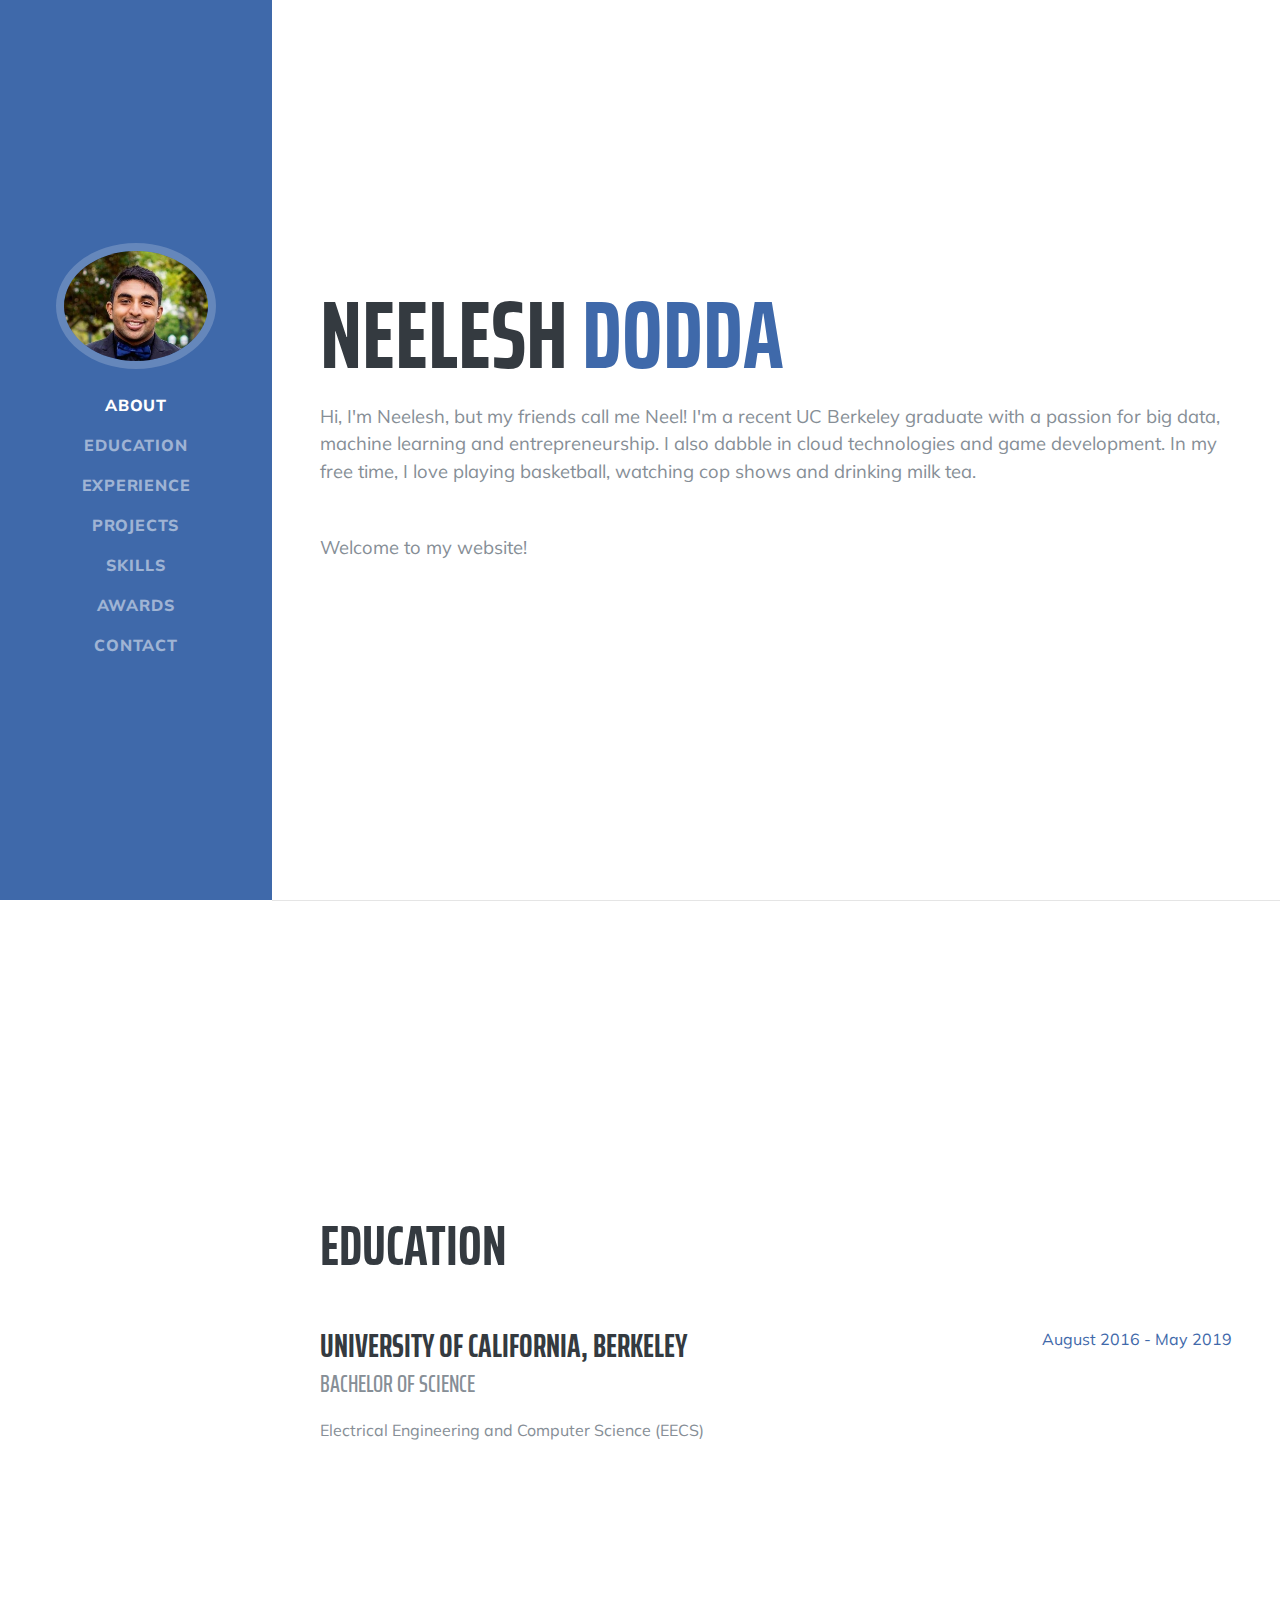
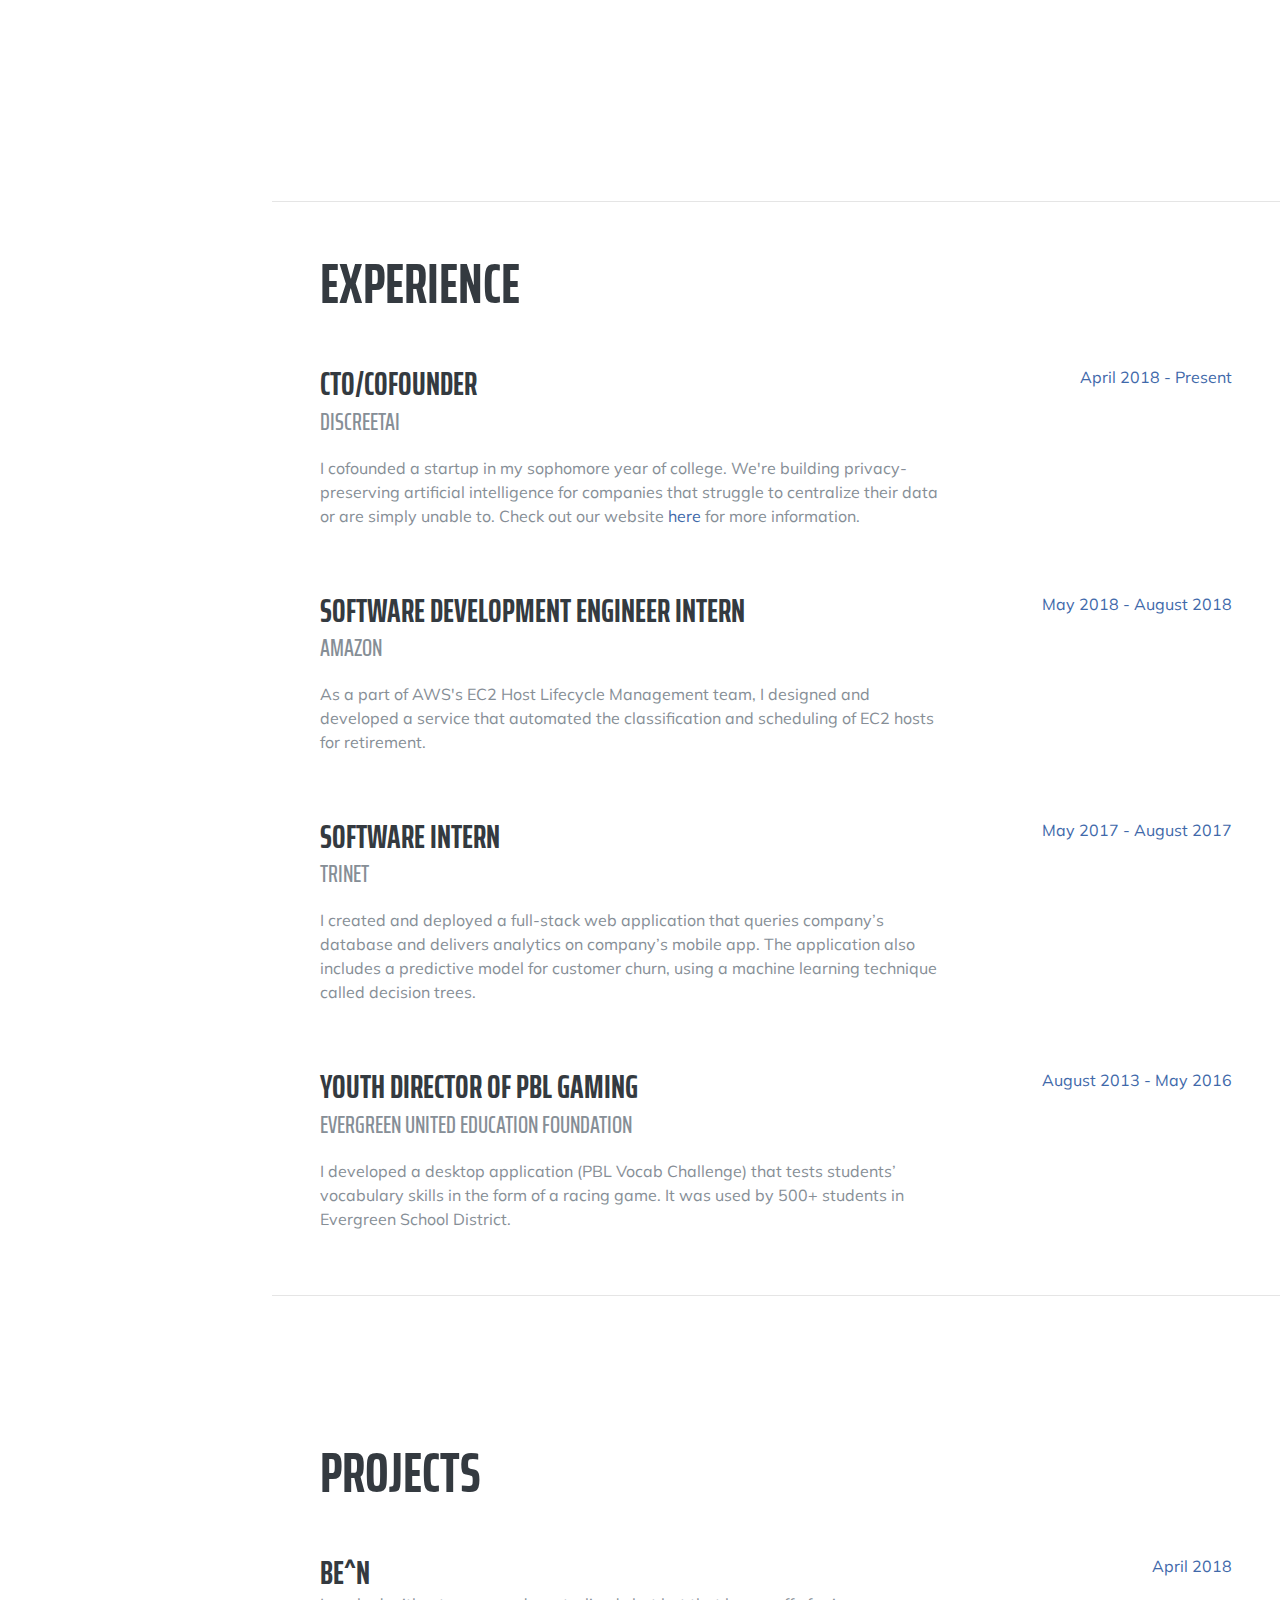
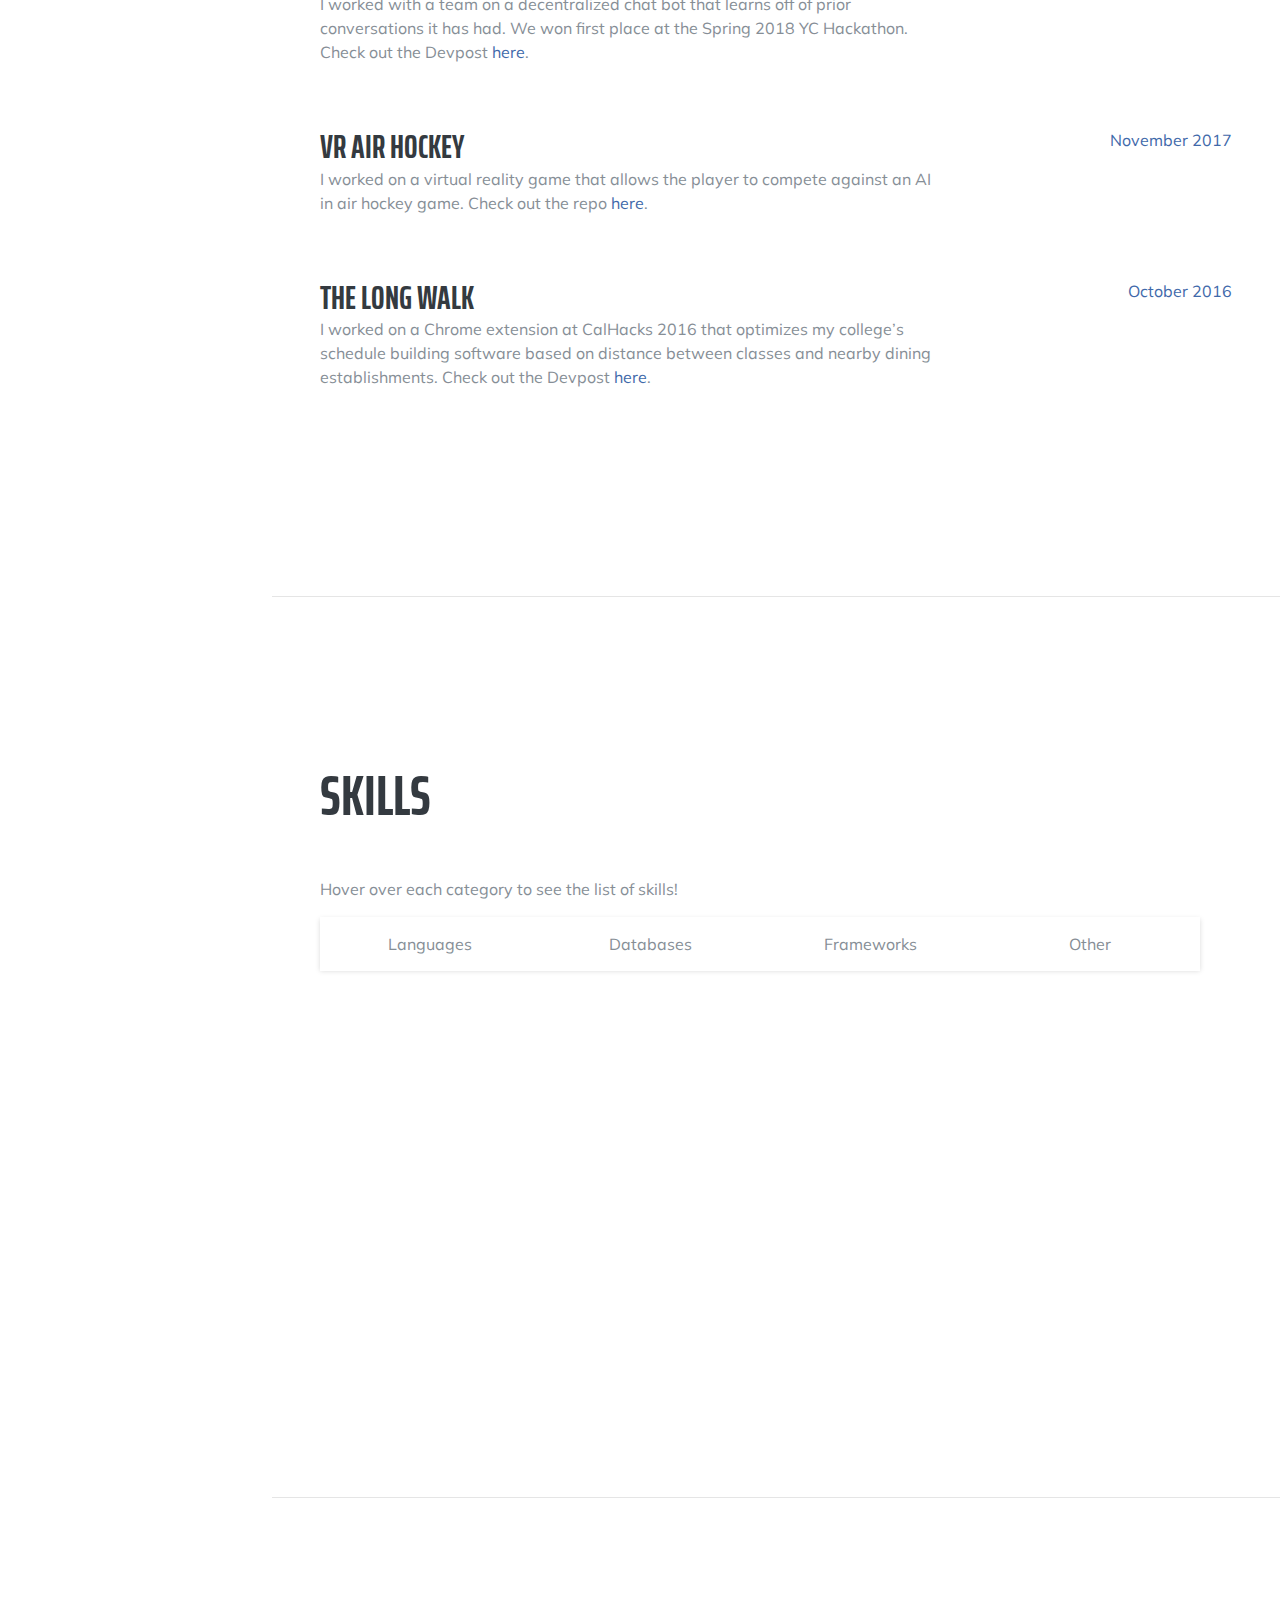
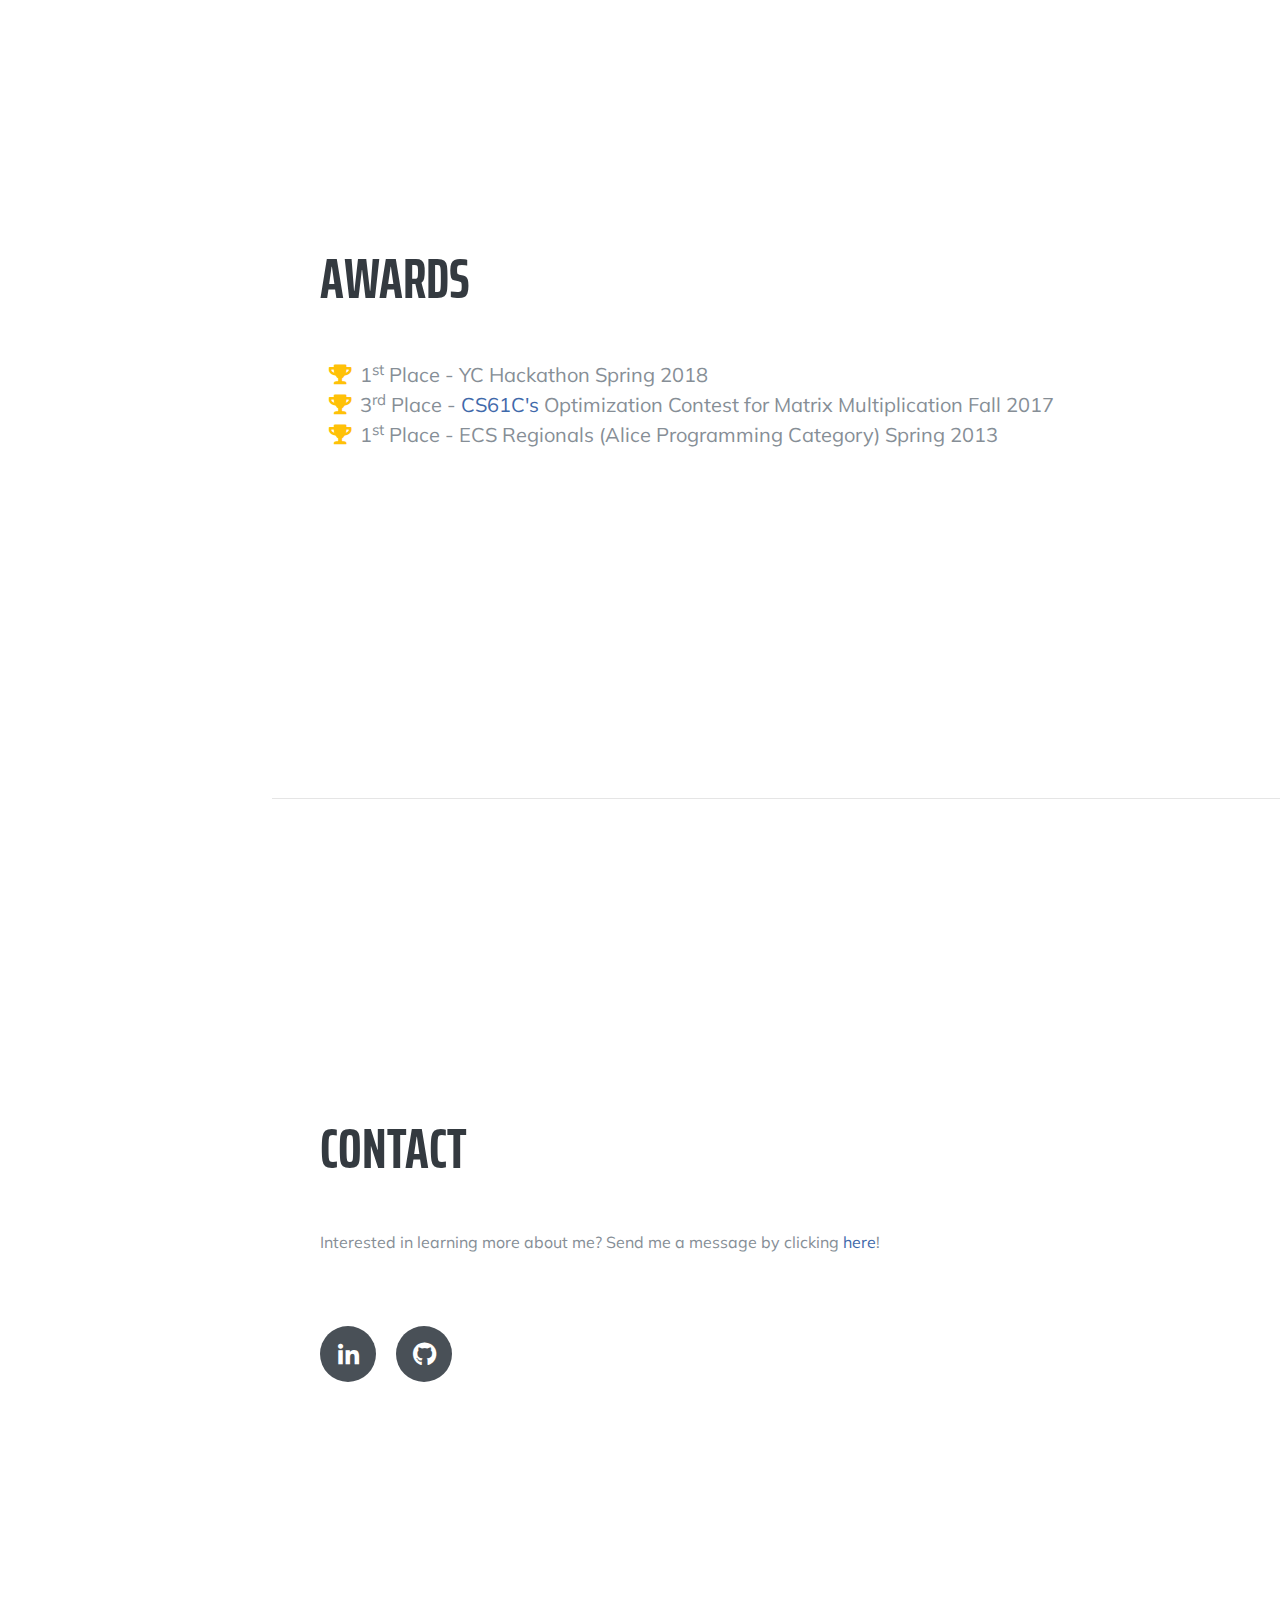
<file: index.html>
<!DOCTYPE html>
<html lang="en">

  <head>

    <meta charset="utf-8">
    <meta name="viewport" content="width=device-width, initial-scale=1, shrink-to-fit=no">
    <meta name="description" content="">
    <meta name="author" content="">

    <title>Neelesh Dodda</title>

    <!-- Bootstrap core CSS -->
    <link href="vendor/bootstrap/css/bootstrap.min.css" rel="stylesheet">

    <link rel="shortcut icon" type="image/png" href="img/favicon.ico"/>
    <!-- Custom fonts for this template -->
    <link href="https://fonts.googleapis.com/css?family=Saira+Extra+Condensed:500,700" rel="stylesheet">
    <link href="https://fonts.googleapis.com/css?family=Muli:400,400i,800,800i" rel="stylesheet">
    <link href="vendor/fontawesome-free/css/all.min.css" rel="stylesheet">

    <!-- Custom styles for this template -->
    <link href="css/resume.min.css" rel="stylesheet">

  </head>

  <body id="page-top">

    <nav class="navbar navbar-expand-lg navbar-dark bg-primary fixed-top" id="sideNav">
      <a class="navbar-brand js-scroll-trigger" href="#page-top">
        <span class="d-block d-lg-none">Neelesh Dodda</span>
        <span class="d-none d-lg-block">
          <img class="img-fluid img-profile rounded-circle mx-auto mb-2" src="img/neel.jpg" alt="">
        </span>
      </a>
      <button class="navbar-toggler" type="button" data-toggle="collapse" data-target="#navbarSupportedContent" aria-controls="navbarSupportedContent" aria-expanded="false" aria-label="Toggle navigation">
        <span class="navbar-toggler-icon"></span>
      </button>
      <div class="collapse navbar-collapse" id="navbarSupportedContent">
        <ul class="navbar-nav">
          <li class="nav-item">
            <a class="nav-link js-scroll-trigger" href="#about">About</a>
          </li>
          <li class="nav-item">
            <a class="nav-link js-scroll-trigger" href="#education">Education</a>
          </li>
          <li class="nav-item">
            <a class="nav-link js-scroll-trigger" href="#experience">Experience</a>
          </li>
          <li class="nav-item">
            <a class="nav-link js-scroll-trigger" href="#projects">Projects</a>
          </li>
          <li class="nav-item">
            <a class="nav-link js-scroll-trigger" href="#skills">Skills</a>
          </li>
          <li class="nav-item">
            <a class="nav-link js-scroll-trigger" href="#awards">Awards</a>
          </li>
          <li class="nav-item">
            <a class="nav-link js-scroll-trigger" href="#contact">Contact</a>
          </li>
        </ul>
      </div>
    </nav>

    <div class="container-fluid p-0">

      <section class="resume-section p-3 p-lg-5 d-flex d-column" id="about">
        <div class="my-auto">
          <h1 class="mb-0">Neelesh
            <span class="text-primary">Dodda</span>
          </h1>
          <br>
          <p class="lead mb-5">Hi, I'm Neelesh, but my friends call me Neel! I'm a recent UC Berkeley graduate with a passion for big data, machine learning and entrepreneurship. I also dabble in cloud technologies and game development. In my free time, I love playing basketball, watching cop shows and drinking milk tea.</p>

          <p class="lead mb-5">Welcome to my website!</p>
          
        </div>
      </section>

      <hr class="m-0">

      <section class="resume-section p-3 p-lg-5 d-flex flex-column" id="education">
        <div class="my-auto">
          <h2 class="mb-5">Education</h2>

          <div class="resume-item d-flex flex-column flex-md-row mb-5">
            <div class="resume-content mr-auto">
              <h3 class="mb-0">University of California, Berkeley</h3>
              <div class="subheading mb-3">Bachelor of Science</div>
              <div>Electrical Engineering and Computer Science (EECS)</div>
            </div>
            <div class="resume-date text-md-right">
              <span class="text-primary">August 2016 - May 2019</span>
            </div>
          </div>
        </div>
      </section>

      <hr class="m-0">

      <section class="resume-section p-3 p-lg-5 d-flex flex-column" id="experience">
        <div class="my-auto">
          <h2 class="mb-5">Experience</h2>

          <div class="resume-item d-flex flex-column flex-md-row mb-5">
            <div class="resume-content mr-auto">
              <h3 class="mb-0">CTO/Cofounder</h3>
              <div class="subheading mb-3">DiscreetAI</div>
              <p> I cofounded a startup in my sophomore year of college. We're building privacy-preserving artificial intelligence for companies that struggle to centralize their data or are simply unable to. Check out our website <a href="https://www.discreetai.com" target="_blank">here</a> for more information.</p>
            </div>
            <div class="resume-date text-md-right">
              <span class="text-primary">April 2018 - Present</span>
            </div>
          </div>

          <div class="resume-item d-flex flex-column flex-md-row mb-5">
            <div class="resume-content mr-auto">
              <h3 class="mb-0">Software Development Engineer Intern</h3>
              <div class="subheading mb-3">Amazon</div>
              <p>As a part of AWS's EC2 Host Lifecycle Management team, I designed and developed a service that automated the classification and scheduling of EC2 hosts for retirement.</p>
            </div>
            <div class="resume-date text-md-right">
              <span class="text-primary">May 2018 - August 2018</span>
            </div>
          </div>

          <div class="resume-item d-flex flex-column flex-md-row mb-5">
            <div class="resume-content mr-auto">
              <h3 class="mb-0">Software Intern</h3>
              <div class="subheading mb-3">Trinet</div>
              <p>I created and deployed a full-stack web application that queries company’s database and delivers analytics on company’s mobile app. The application also includes a predictive model for customer churn, using a machine learning technique called decision trees.</p>
            </div>
            <div class="resume-date text-md-right">
              <span class="text-primary">May 2017 - August 2017</span>
            </div>
          </div>

          <div class="resume-item d-flex flex-column flex-md-row">
            <div class="resume-content mr-auto">
              <h3 class="mb-0">Youth Director of PBL Gaming</h3>
              <div class="subheading mb-3">Evergreen United Education Foundation</div>
              <p>I developed a desktop application (PBL Vocab Challenge) that tests students’ vocabulary skills in the form of a racing game. It was used by 500+ students in Evergreen School District.</p>
            </div>
            <div class="resume-date text-md-right">
              <span class="text-primary">August 2013 - May 2016</span>
            </div>
          </div>

        </div>

      </section>

      <hr class="m-0">

      <section class="resume-section p-3 p-lg-5 d-flex flex-column" id="projects">
        <div class="my-auto">
          <h2 class="mb-5">Projects</h2>
          <div class="resume-item d-flex flex-column flex-md-row mb-5">
            <div class="resume-content mr-auto">
              <h3 class="mb-0">Be^n</h3>
              <p> I worked with a team on a decentralized chat bot that learns off of prior conversations it has had. We won first place at the Spring 2018 YC Hackathon. Check out the Devpost <a href="https://devpost.com/software/be-n-decentralized-chatbot-api" target="_blank">here</a>.</p>
            </div>
            <div class="resume-date text-md-right">
              <span class="text-primary">April 2018</span>
            </div>
          </div>
          <div class="resume-item d-flex flex-column flex-md-row mb-5">
            <div class="resume-content mr-auto">
              <h3 class="mb-0">VR Air Hockey</h3>
              <p> I worked on a virtual reality game that allows the player to compete against an AI in air hockey game. Check out the repo <a href="https://github.com/stevenistan/vr-airhockey" target="_blank">here</a>.</p>
            </div>
            <div class="resume-date text-md-right">
              <span class="text-primary">November 2017</span>
            </div>
          </div>
          <div class="resume-item d-flex flex-column flex-md-row mb-5">
            <div class="resume-content mr-auto">
              <h3 class="mb-0">The Long Walk</h3>
              <p> I worked on a Chrome extension at CalHacks 2016 that optimizes my college’s schedule building software based on distance between classes and nearby dining establishments. Check out the Devpost <a href="https://devpost.com/software/the-long-walk" target="_blank">here</a>.</p>
            </div>
            <div class="resume-date text-md-right">
              <span class="text-primary">October 2016</span>
            </div>
          </div>
        </div>
      </section>

      <hr class="m-0">

      <section class="resume-section p-3 p-lg-5 d-flex flex-column" id="skills">
        <div class="my-auto">
          <h2 class="mb-5">Skills</h2>
          <p>Hover over each category to see the list of skills!</p>
            <div class="stuff">
              <ul>
                <li>Languages
                  <ul>
                    <li>Java</li>
                    <li>Python</li>
                    <li>SQL</li>
                    <li>C</li>
                    <li>HTML/CSS</li>
                    <li>Javascript</li>
                    <li>C#</li>
                  </ul>
                </li>
                <li>Databases
                  <ul>
                    <li>Amazon RDS</li>
                    <li>MySQL Workbench</li>
                    <li>Amazon DynamoDB</li>
                    <li>Oracle DB</li>
                    <li>MongoDB</li>
                  </ul>
                </li>
                <li>Frameworks
                  <ul>
                    <li>Flask</li>
                    <li>Node.js</li>
                    <li>Apache Tomcat</li>
                  </ul>
                </li>
                <li>Other
                  <ul>
                    <li>Jupyter Notebook</li>
                    <li>Amazon Elastic Beanstalk</li>
                    <li>Docker</li>
                    <li>Kubernetes</li>
                    <li>Unity 3D/MonoDevelop</li>
                  </ul>
                </li>
              </ul>
            </div>
            <br>
            <br>
            <br>
            <br>
            <br>
            <br>
            <br>
            <br>
            <br>
            <br>
            <br>
            <br>
            <br>
            <br>
            <br>
        </div>
      </section>

      <hr class="m-0">

      <section class="resume-section p-3 p-lg-5 d-flex flex-column" id="awards">
        <div class="my-auto">
          <h2 class="mb-5">Awards</h2>
          <ul class="fa-ul mb-0">
            <li>
              <span class="big">
                <i class="fa-li fa fa-trophy text-warning"></i>
                1<sup>st</sup>
                Place - YC Hackathon Spring 2018</li>
              </span>
            <li>
              <span class="big">
                <i class="fa-li fa fa-trophy text-warning"></i>
                3<sup>rd</sup>
                Place - <a href="http://www-inst.eecs.berkeley.edu/~cs61c/fa17/" target="_blank">CS61C's</a> Optimization Contest for Matrix Multiplication Fall 2017</li>
              </span>
            <li>
              <span class="big">
                <i class="fa-li fa fa-trophy text-warning"></i>
                1<sup>st</sup>
                Place - ECS Regionals (Alice Programming Category) Spring 2013</li>
              </span>
          </ul>
        </div>
      </section>

      <hr class="m-0">

      <section class="resume-section p-3 p-lg-5 d-flex flex-column" id="contact">
        <div class="my-auto">
          <h2 class="mb-5">Contact</h2>

        Interested in learning more about me? Send me a message by clicking <a href="https://formkeep.com/p/e29c7d5645ad4661c996d3f1ae63e747" target="_blank">here</a>! 
        <br>
        <br>
        <br>
        <br>

          <div class="social-icons">
            <a href="https://www.linkedin.com/in/neelesh-dodda/">
              <i class="fab fa-linkedin-in"></i>
            </a>
            <a href="https://github.com/neeleshdodda44">
              <i class="fab fa-github"></i>
            </a>
          </div>
        </div>
      </section>

    </div>
    <script>
    
    var redirect = function () {
      document.location.href = "landing.html"
    }
    
    </script>
    <!-- Bootstrap core JavaScript -->
    <script src="vendor/jquery/jquery.min.js"></script>
    <script src="vendor/bootstrap/js/bootstrap.bundle.min.js"></script>

    <!-- Plugin JavaScript -->
    <script src="vendor/jquery-easing/jquery.easing.min.js"></script>

    <!-- Custom scripts for this template -->
    <script src="js/resume.min.js"></script>

  </body>

</html>
</file>
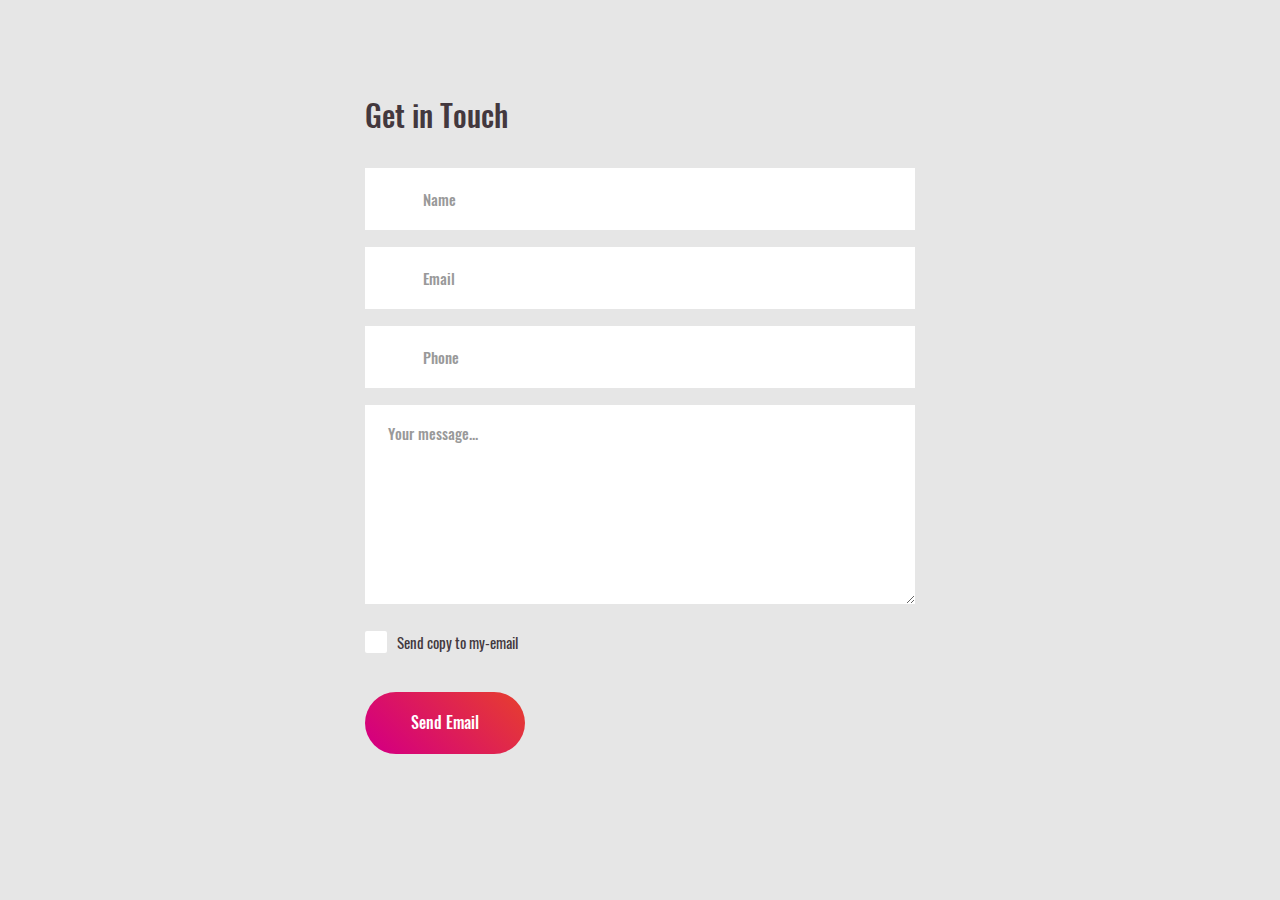
<file: ContactFrom_v7/index.html>
<!DOCTYPE html>
<html lang="en">
<head>
	<title>Contact V7</title>
	<meta charset="UTF-8">
	<meta name="viewport" content="width=device-width, initial-scale=1">
<!--===============================================================================================-->
	<link rel="icon" type="image/png" href="images/icons/favicon.ico"/>
<!--===============================================================================================-->
	<link rel="stylesheet" type="text/css" href="vendor/bootstrap/css/bootstrap.min.css">
<!--===============================================================================================-->
	<link rel="stylesheet" type="text/css" href="fonts/font-awesome-4.7.0/css/font-awesome.min.css">
<!--===============================================================================================-->
	<link rel="stylesheet" type="text/css" href="fonts/Linearicons-Free-v1.0.0/icon-font.min.css">
<!--===============================================================================================-->
	<link rel="stylesheet" type="text/css" href="vendor/animate/animate.css">
<!--===============================================================================================-->
	<link rel="stylesheet" type="text/css" href="vendor/css-hamburgers/hamburgers.min.css">
<!--===============================================================================================-->
	<link rel="stylesheet" type="text/css" href="vendor/animsition/css/animsition.min.css">
<!--===============================================================================================-->
	<link rel="stylesheet" type="text/css" href="vendor/select2/select2.min.css">
<!--===============================================================================================-->
	<link rel="stylesheet" type="text/css" href="vendor/daterangepicker/daterangepicker.css">
<!--===============================================================================================-->
	<link rel="stylesheet" type="text/css" href="css/util.css">
	<link rel="stylesheet" type="text/css" href="css/main.css">
<!--===============================================================================================-->
</head>
<body>


	<div class="container-contact100">
		<div class="wrap-contact100">
			<form class="contact100-form validate-form">
				<span class="contact100-form-title">
					Get in Touch
				</span>

				<div class="wrap-input100 validate-input" data-validate="Name is required">
					<input class="input100" id="name" type="text" name="name" placeholder="Name">
					<label class="label-input100" for="name">
						<span class="lnr lnr-user"></span>
					</label>
				</div>

				<div class="wrap-input100 validate-input" data-validate = "Valid email is required: ex@abc.xyz">
					<input class="input100" id="email" type="text" name="email" placeholder="Email">
					<label class="label-input100" for="email">
						<span class="lnr lnr-envelope"></span>
					</label>
				</div>

				<div class="wrap-input100 validate-input" data-validate = "Phone is required">
					<input class="input100" id="phone" type="text" name="phone" placeholder="Phone">
					<label class="label-input100" for="phone">
						<span class="lnr lnr-phone-handset"></span>
					</label>
				</div>

				<div class="wrap-input100 validate-input" data-validate = "Message is required">
					<textarea class="input100" name="message" placeholder="Your message..."></textarea>
				</div>

				<div class="contact100-form-checkbox">
					<input class="input-checkbox100" id="ckb1" type="checkbox" name="copy-mail">
					<label class="label-checkbox100" for="ckb1">
						Send copy to my-email
					</label>
				</div>

				<div class="container-contact100-form-btn">
					<div class="wrap-contact100-form-btn">
						<div class="contact100-form-bgbtn"></div>
						<button class="contact100-form-btn">
							Send Email
						</button>
					</div>
				</div>
			</form>
		</div>
	</div>



	<div id="dropDownSelect1"></div>

<!--===============================================================================================-->
	<script src="vendor/jquery/jquery-3.2.1.min.js"></script>
<!--===============================================================================================-->
	<script src="vendor/animsition/js/animsition.min.js"></script>
<!--===============================================================================================-->
	<script src="vendor/bootstrap/js/popper.js"></script>
	<script src="vendor/bootstrap/js/bootstrap.min.js"></script>
<!--===============================================================================================-->
	<script src="vendor/select2/select2.min.js"></script>
<!--===============================================================================================-->
	<script src="vendor/daterangepicker/moment.min.js"></script>
	<script src="vendor/daterangepicker/daterangepicker.js"></script>
<!--===============================================================================================-->
	<script src="vendor/countdowntime/countdowntime.js"></script>
<!--===============================================================================================-->
	<script src="js/main.js"></script>

<!-- Global site tag (gtag.js) - Google Analytics -->
<script async src="https://www.googletagmanager.com/gtag/js?id=UA-23581568-13"></script>
<script>
  window.dataLayer = window.dataLayer || [];
  function gtag(){dataLayer.push(arguments);}
  gtag('js', new Date());

  gtag('config', 'UA-23581568-13');
</script>

</body>
</html>
</file>
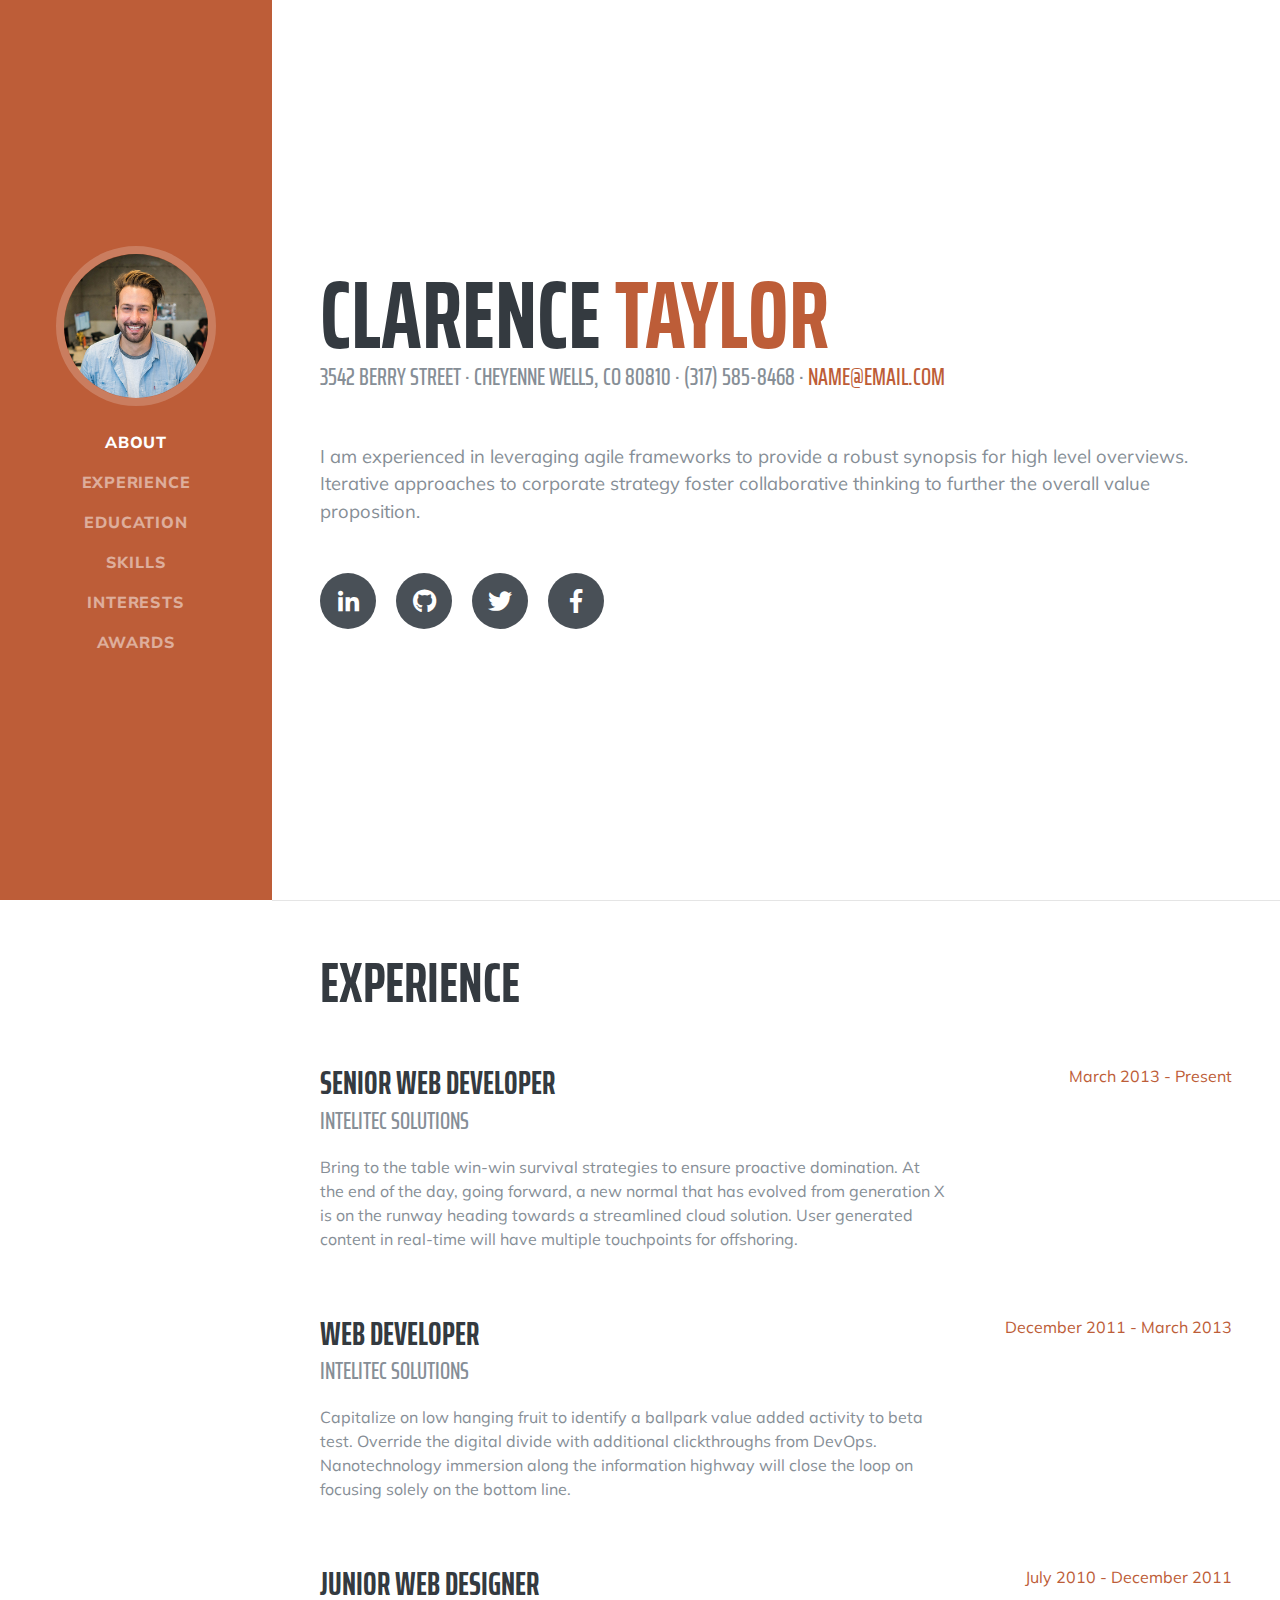
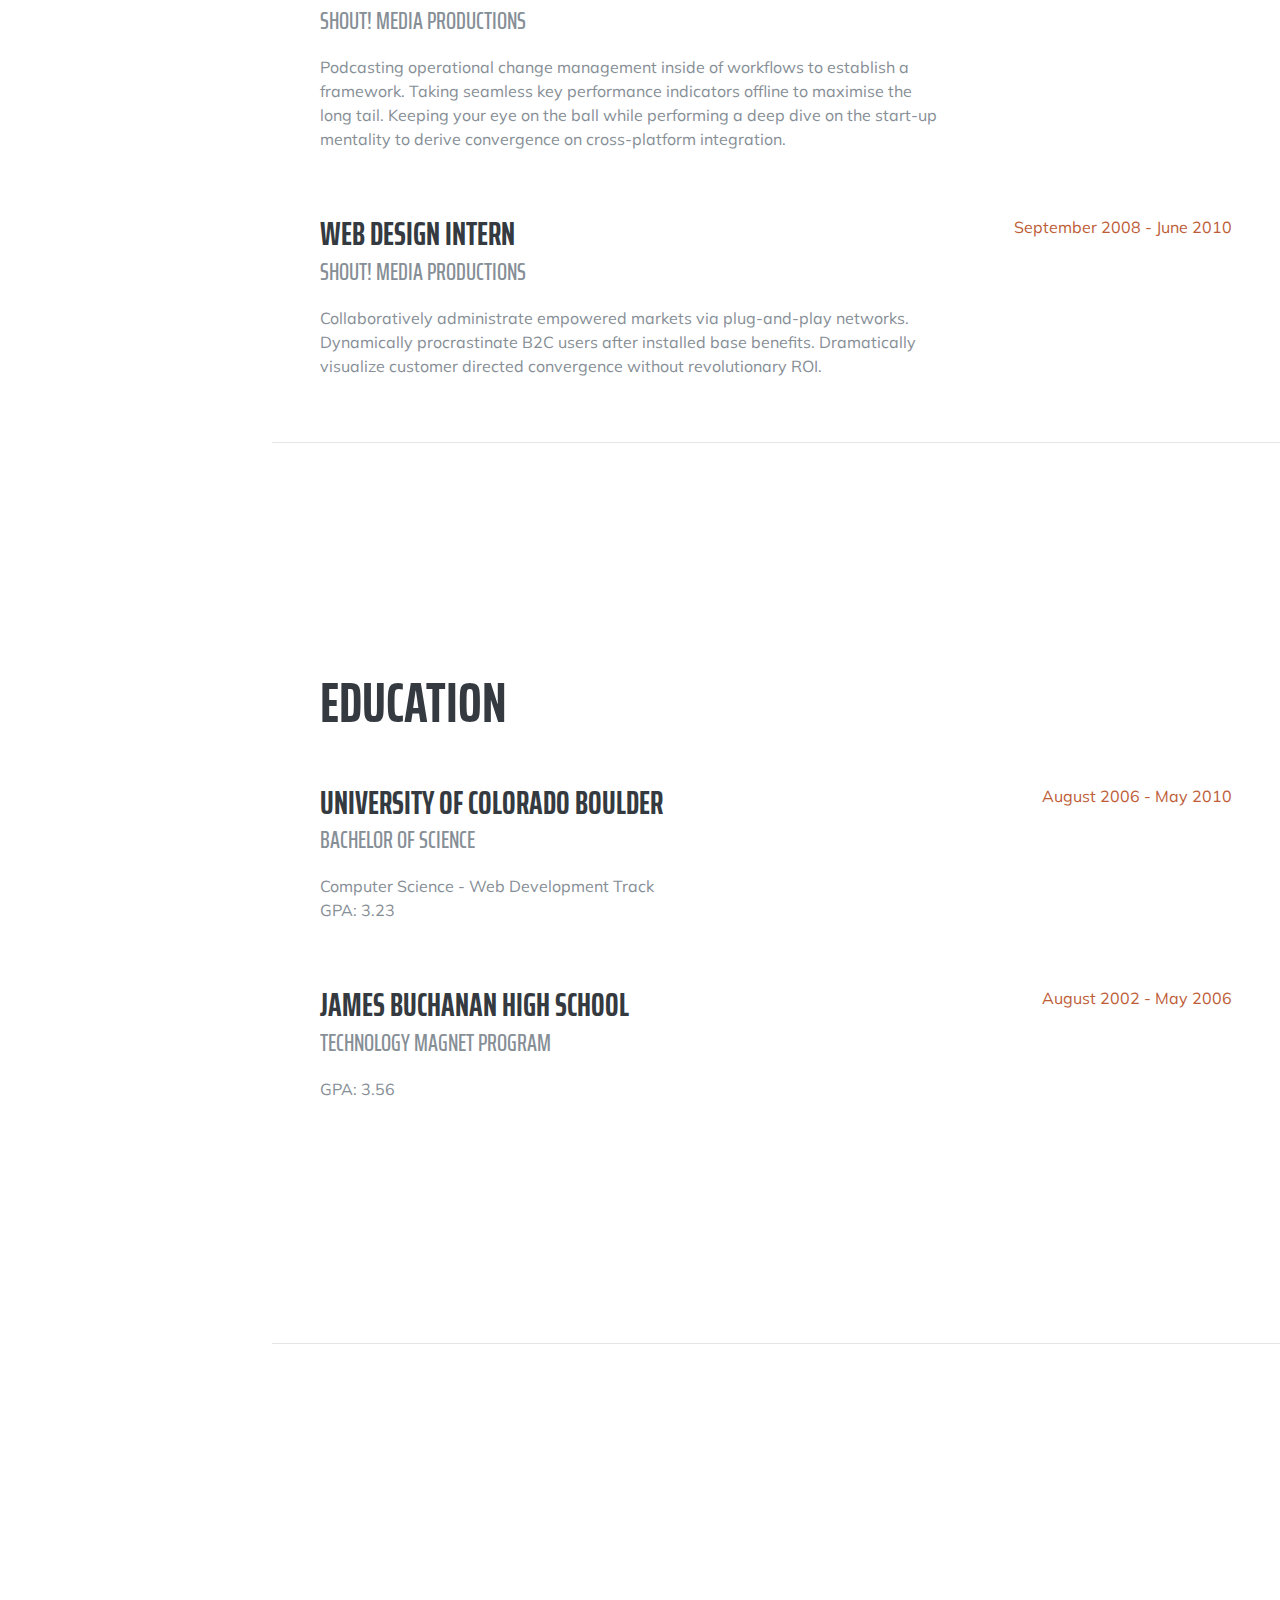
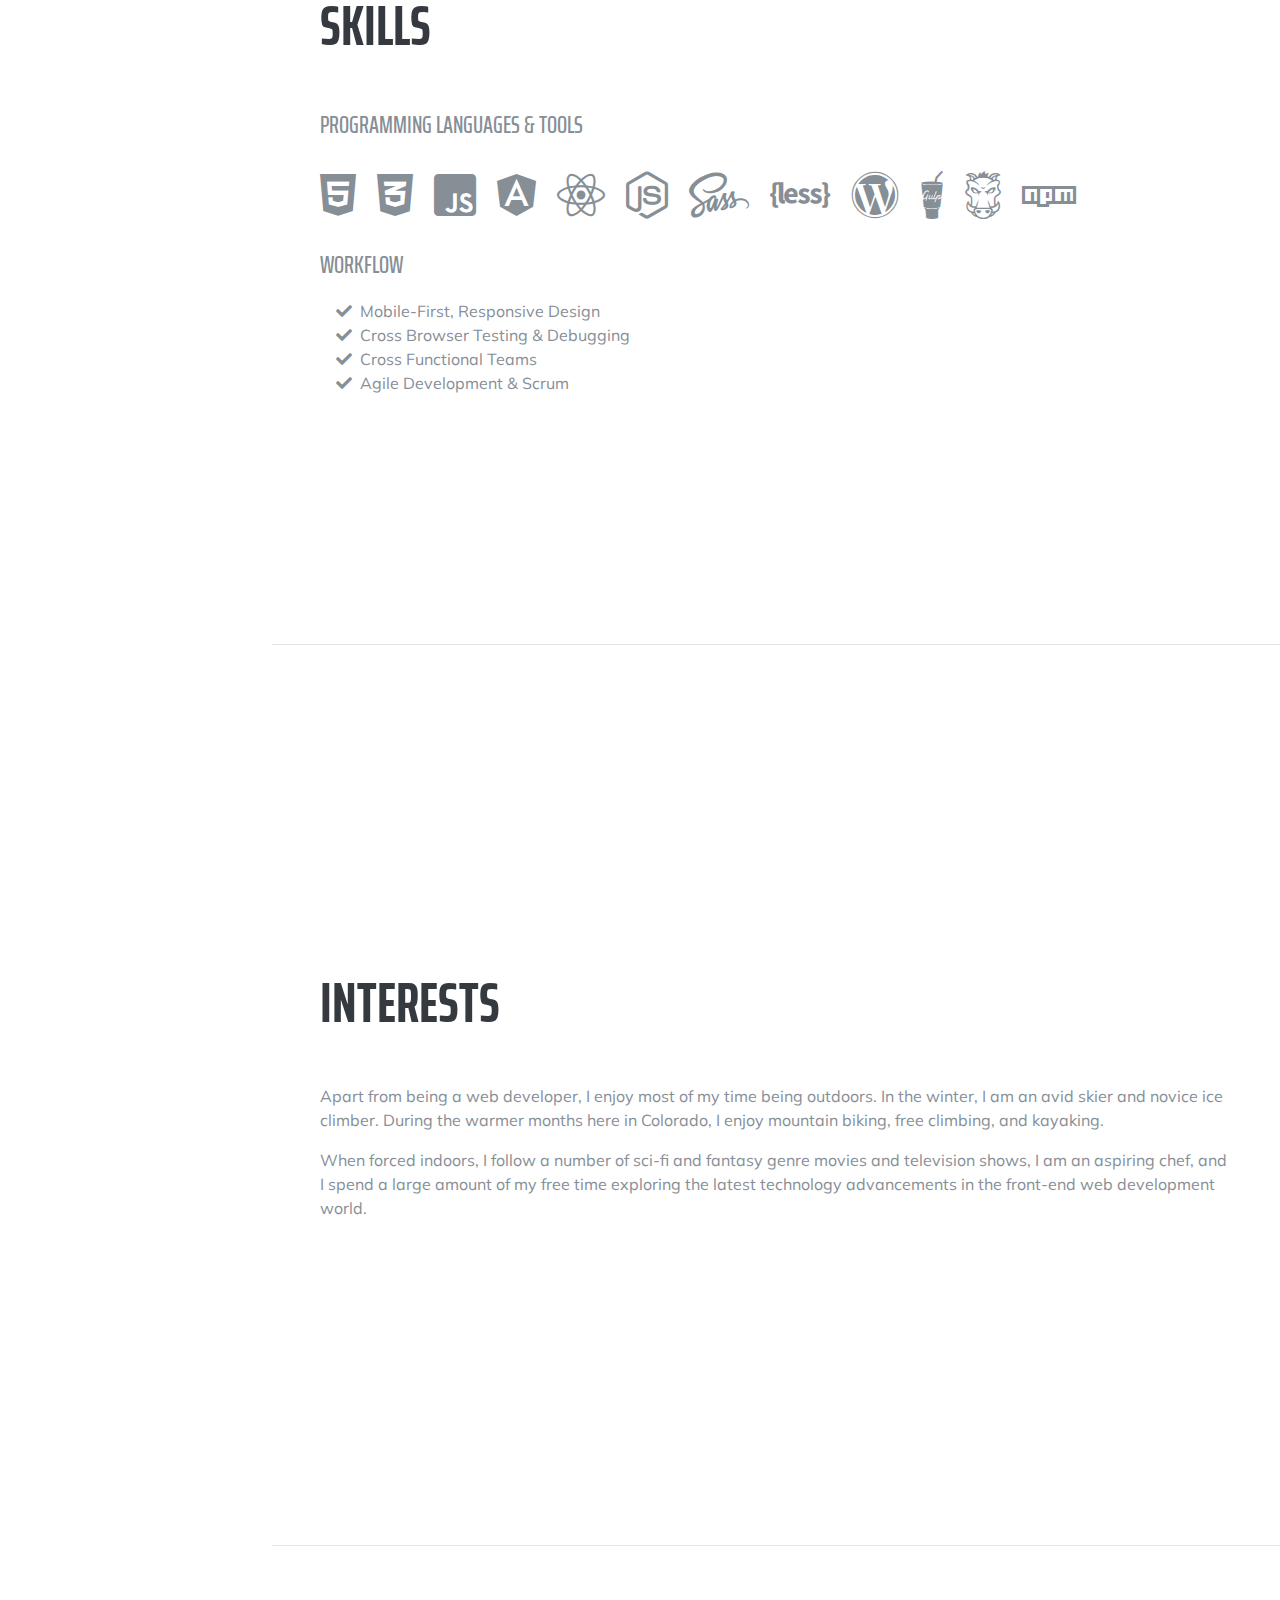
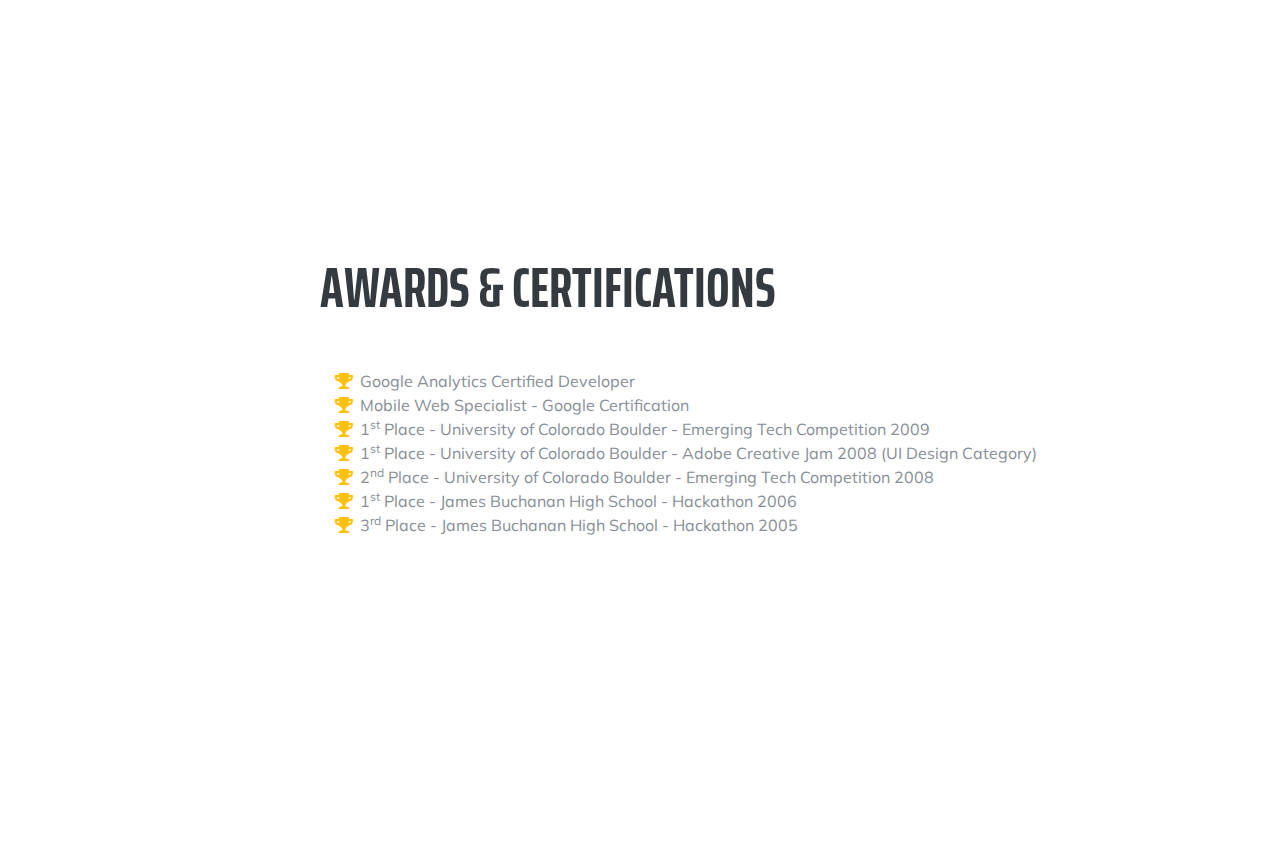
<file: startbootstrap-resume-gh-pages/index.html>
<!DOCTYPE html>
<html lang="en">

  <head>

    <meta charset="utf-8">
    <meta name="viewport" content="width=device-width, initial-scale=1, shrink-to-fit=no">
    <meta name="description" content="">
    <meta name="author" content="">

    <title>Resume - Start Bootstrap Theme</title>

    <!-- Bootstrap core CSS -->
    <link href="vendor/bootstrap/css/bootstrap.min.css" rel="stylesheet">

    <!-- Custom fonts for this template -->
    <link href="https://fonts.googleapis.com/css?family=Saira+Extra+Condensed:500,700" rel="stylesheet">
    <link href="https://fonts.googleapis.com/css?family=Muli:400,400i,800,800i" rel="stylesheet">
    <link href="vendor/fontawesome-free/css/all.min.css" rel="stylesheet">

    <!-- Custom styles for this template -->
    <link href="css/resume.min.css" rel="stylesheet">

  </head>

  <body id="page-top">

    <nav class="navbar navbar-expand-lg navbar-dark bg-primary fixed-top" id="sideNav">
      <a class="navbar-brand js-scroll-trigger" href="#page-top">
        <span class="d-block d-lg-none">Clarence Taylor</span>
        <span class="d-none d-lg-block">
          <img class="img-fluid img-profile rounded-circle mx-auto mb-2" src="img/profile.jpg" alt="">
        </span>
      </a>
      <button class="navbar-toggler" type="button" data-toggle="collapse" data-target="#navbarSupportedContent" aria-controls="navbarSupportedContent" aria-expanded="false" aria-label="Toggle navigation">
        <span class="navbar-toggler-icon"></span>
      </button>
      <div class="collapse navbar-collapse" id="navbarSupportedContent">
        <ul class="navbar-nav">
          <li class="nav-item">
            <a class="nav-link js-scroll-trigger" href="#about">About</a>
          </li>
          <li class="nav-item">
            <a class="nav-link js-scroll-trigger" href="#experience">Experience</a>
          </li>
          <li class="nav-item">
            <a class="nav-link js-scroll-trigger" href="#education">Education</a>
          </li>
          <li class="nav-item">
            <a class="nav-link js-scroll-trigger" href="#skills">Skills</a>
          </li>
          <li class="nav-item">
            <a class="nav-link js-scroll-trigger" href="#interests">Interests</a>
          </li>
          <li class="nav-item">
            <a class="nav-link js-scroll-trigger" href="#awards">Awards</a>
          </li>
        </ul>
      </div>
    </nav>

    <div class="container-fluid p-0">

      <section class="resume-section p-3 p-lg-5 d-flex d-column" id="about">
        <div class="my-auto">
          <h1 class="mb-0">Clarence
            <span class="text-primary">Taylor</span>
          </h1>
          <div class="subheading mb-5">3542 Berry Street · Cheyenne Wells, CO 80810 · (317) 585-8468 ·
            <a href="mailto:name@email.com">name@email.com</a>
          </div>
          <p class="lead mb-5">I am experienced in leveraging agile frameworks to provide a robust synopsis for high level overviews. Iterative approaches to corporate strategy foster collaborative thinking to further the overall value proposition.</p>
          <div class="social-icons">
            <a href="#">
              <i class="fab fa-linkedin-in"></i>
            </a>
            <a href="#">
              <i class="fab fa-github"></i>
            </a>
            <a href="#">
              <i class="fab fa-twitter"></i>
            </a>
            <a href="#">
              <i class="fab fa-facebook-f"></i>
            </a>
          </div>
        </div>
      </section>

      <hr class="m-0">

      <section class="resume-section p-3 p-lg-5 d-flex flex-column" id="experience">
        <div class="my-auto">
          <h2 class="mb-5">Experience</h2>

          <div class="resume-item d-flex flex-column flex-md-row mb-5">
            <div class="resume-content mr-auto">
              <h3 class="mb-0">Senior Web Developer</h3>
              <div class="subheading mb-3">Intelitec Solutions</div>
              <p>Bring to the table win-win survival strategies to ensure proactive domination. At the end of the day, going forward, a new normal that has evolved from generation X is on the runway heading towards a streamlined cloud solution. User generated content in real-time will have multiple touchpoints for offshoring.</p>
            </div>
            <div class="resume-date text-md-right">
              <span class="text-primary">March 2013 - Present</span>
            </div>
          </div>

          <div class="resume-item d-flex flex-column flex-md-row mb-5">
            <div class="resume-content mr-auto">
              <h3 class="mb-0">Web Developer</h3>
              <div class="subheading mb-3">Intelitec Solutions</div>
              <p>Capitalize on low hanging fruit to identify a ballpark value added activity to beta test. Override the digital divide with additional clickthroughs from DevOps. Nanotechnology immersion along the information highway will close the loop on focusing solely on the bottom line.</p>
            </div>
            <div class="resume-date text-md-right">
              <span class="text-primary">December 2011 - March 2013</span>
            </div>
          </div>

          <div class="resume-item d-flex flex-column flex-md-row mb-5">
            <div class="resume-content mr-auto">
              <h3 class="mb-0">Junior Web Designer</h3>
              <div class="subheading mb-3">Shout! Media Productions</div>
              <p>Podcasting operational change management inside of workflows to establish a framework. Taking seamless key performance indicators offline to maximise the long tail. Keeping your eye on the ball while performing a deep dive on the start-up mentality to derive convergence on cross-platform integration.</p>
            </div>
            <div class="resume-date text-md-right">
              <span class="text-primary">July 2010 - December 2011</span>
            </div>
          </div>

          <div class="resume-item d-flex flex-column flex-md-row">
            <div class="resume-content mr-auto">
              <h3 class="mb-0">Web Design Intern</h3>
              <div class="subheading mb-3">Shout! Media Productions</div>
              <p>Collaboratively administrate empowered markets via plug-and-play networks. Dynamically procrastinate B2C users after installed base benefits. Dramatically visualize customer directed convergence without revolutionary ROI.</p>
            </div>
            <div class="resume-date text-md-right">
              <span class="text-primary">September 2008 - June 2010</span>
            </div>
          </div>

        </div>

      </section>

      <hr class="m-0">

      <section class="resume-section p-3 p-lg-5 d-flex flex-column" id="education">
        <div class="my-auto">
          <h2 class="mb-5">Education</h2>

          <div class="resume-item d-flex flex-column flex-md-row mb-5">
            <div class="resume-content mr-auto">
              <h3 class="mb-0">University of Colorado Boulder</h3>
              <div class="subheading mb-3">Bachelor of Science</div>
              <div>Computer Science - Web Development Track</div>
              <p>GPA: 3.23</p>
            </div>
            <div class="resume-date text-md-right">
              <span class="text-primary">August 2006 - May 2010</span>
            </div>
          </div>

          <div class="resume-item d-flex flex-column flex-md-row">
            <div class="resume-content mr-auto">
              <h3 class="mb-0">James Buchanan High School</h3>
              <div class="subheading mb-3">Technology Magnet Program</div>
              <p>GPA: 3.56</p>
            </div>
            <div class="resume-date text-md-right">
              <span class="text-primary">August 2002 - May 2006</span>
            </div>
          </div>

        </div>
      </section>

      <hr class="m-0">

      <section class="resume-section p-3 p-lg-5 d-flex flex-column" id="skills">
        <div class="my-auto">
          <h2 class="mb-5">Skills</h2>

          <div class="subheading mb-3">Programming Languages &amp; Tools</div>
          <ul class="list-inline dev-icons">
            <li class="list-inline-item">
              <i class="fab fa-html5"></i>
            </li>
            <li class="list-inline-item">
              <i class="fab fa-css3-alt"></i>
            </li>
            <li class="list-inline-item">
              <i class="fab fa-js-square"></i>
            </li>
            <li class="list-inline-item">
              <i class="fab fa-angular"></i>
            </li>
            <li class="list-inline-item">
              <i class="fab fa-react"></i>
            </li>
            <li class="list-inline-item">
              <i class="fab fa-node-js"></i>
            </li>
            <li class="list-inline-item">
              <i class="fab fa-sass"></i>
            </li>
            <li class="list-inline-item">
              <i class="fab fa-less"></i>
            </li>
            <li class="list-inline-item">
              <i class="fab fa-wordpress"></i>
            </li>
            <li class="list-inline-item">
              <i class="fab fa-gulp"></i>
            </li>
            <li class="list-inline-item">
              <i class="fab fa-grunt"></i>
            </li>
            <li class="list-inline-item">
              <i class="fab fa-npm"></i>
            </li>
          </ul>

          <div class="subheading mb-3">Workflow</div>
          <ul class="fa-ul mb-0">
            <li>
              <i class="fa-li fa fa-check"></i>
              Mobile-First, Responsive Design</li>
            <li>
              <i class="fa-li fa fa-check"></i>
              Cross Browser Testing &amp; Debugging</li>
            <li>
              <i class="fa-li fa fa-check"></i>
              Cross Functional Teams</li>
            <li>
              <i class="fa-li fa fa-check"></i>
              Agile Development &amp; Scrum</li>
          </ul>
        </div>
      </section>

      <hr class="m-0">

      <section class="resume-section p-3 p-lg-5 d-flex flex-column" id="interests">
        <div class="my-auto">
          <h2 class="mb-5">Interests</h2>
          <p>Apart from being a web developer, I enjoy most of my time being outdoors. In the winter, I am an avid skier and novice ice climber. During the warmer months here in Colorado, I enjoy mountain biking, free climbing, and kayaking.</p>
          <p class="mb-0">When forced indoors, I follow a number of sci-fi and fantasy genre movies and television shows, I am an aspiring chef, and I spend a large amount of my free time exploring the latest technology advancements in the front-end web development world.</p>
        </div>
      </section>

      <hr class="m-0">

      <section class="resume-section p-3 p-lg-5 d-flex flex-column" id="awards">
        <div class="my-auto">
          <h2 class="mb-5">Awards &amp; Certifications</h2>
          <ul class="fa-ul mb-0">
            <li>
              <i class="fa-li fa fa-trophy text-warning"></i>
              Google Analytics Certified Developer</li>
            <li>
              <i class="fa-li fa fa-trophy text-warning"></i>
              Mobile Web Specialist - Google Certification</li>
            <li>
              <i class="fa-li fa fa-trophy text-warning"></i>
              1<sup>st</sup>
              Place - University of Colorado Boulder - Emerging Tech Competition 2009</li>
            <li>
              <i class="fa-li fa fa-trophy text-warning"></i>
              1<sup>st</sup>
              Place - University of Colorado Boulder - Adobe Creative Jam 2008 (UI Design Category)</li>
            <li>
              <i class="fa-li fa fa-trophy text-warning"></i>
              2<sup>nd</sup>
              Place - University of Colorado Boulder - Emerging Tech Competition 2008</li>
            <li>
              <i class="fa-li fa fa-trophy text-warning"></i>
              1<sup>st</sup>
              Place - James Buchanan High School - Hackathon 2006</li>
            <li>
              <i class="fa-li fa fa-trophy text-warning"></i>
              3<sup>rd</sup>
              Place - James Buchanan High School - Hackathon 2005</li>
          </ul>
        </div>
      </section>

    </div>

    <!-- Bootstrap core JavaScript -->
    <script src="vendor/jquery/jquery.min.js"></script>
    <script src="vendor/bootstrap/js/bootstrap.bundle.min.js"></script>

    <!-- Plugin JavaScript -->
    <script src="vendor/jquery-easing/jquery.easing.min.js"></script>

    <!-- Custom scripts for this template -->
    <script src="js/resume.min.js"></script>

  </body>

</html>
</file>
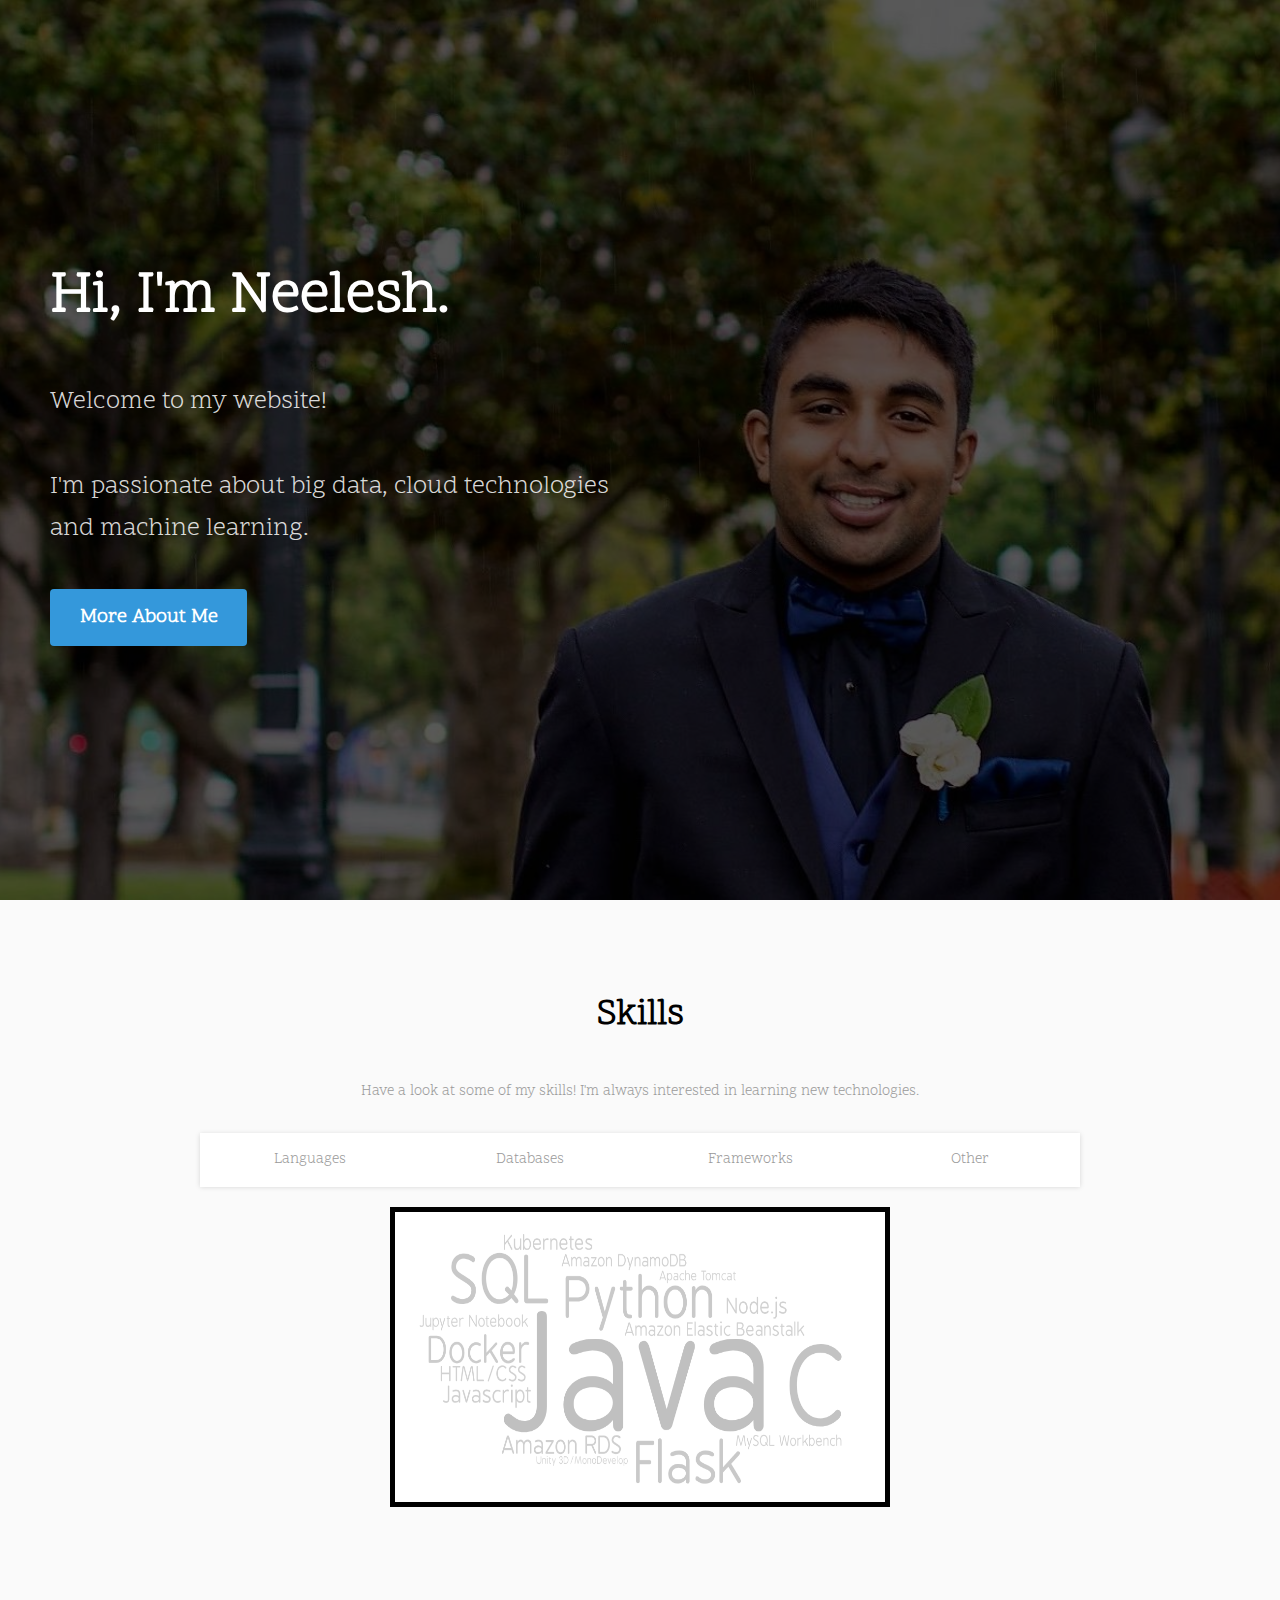
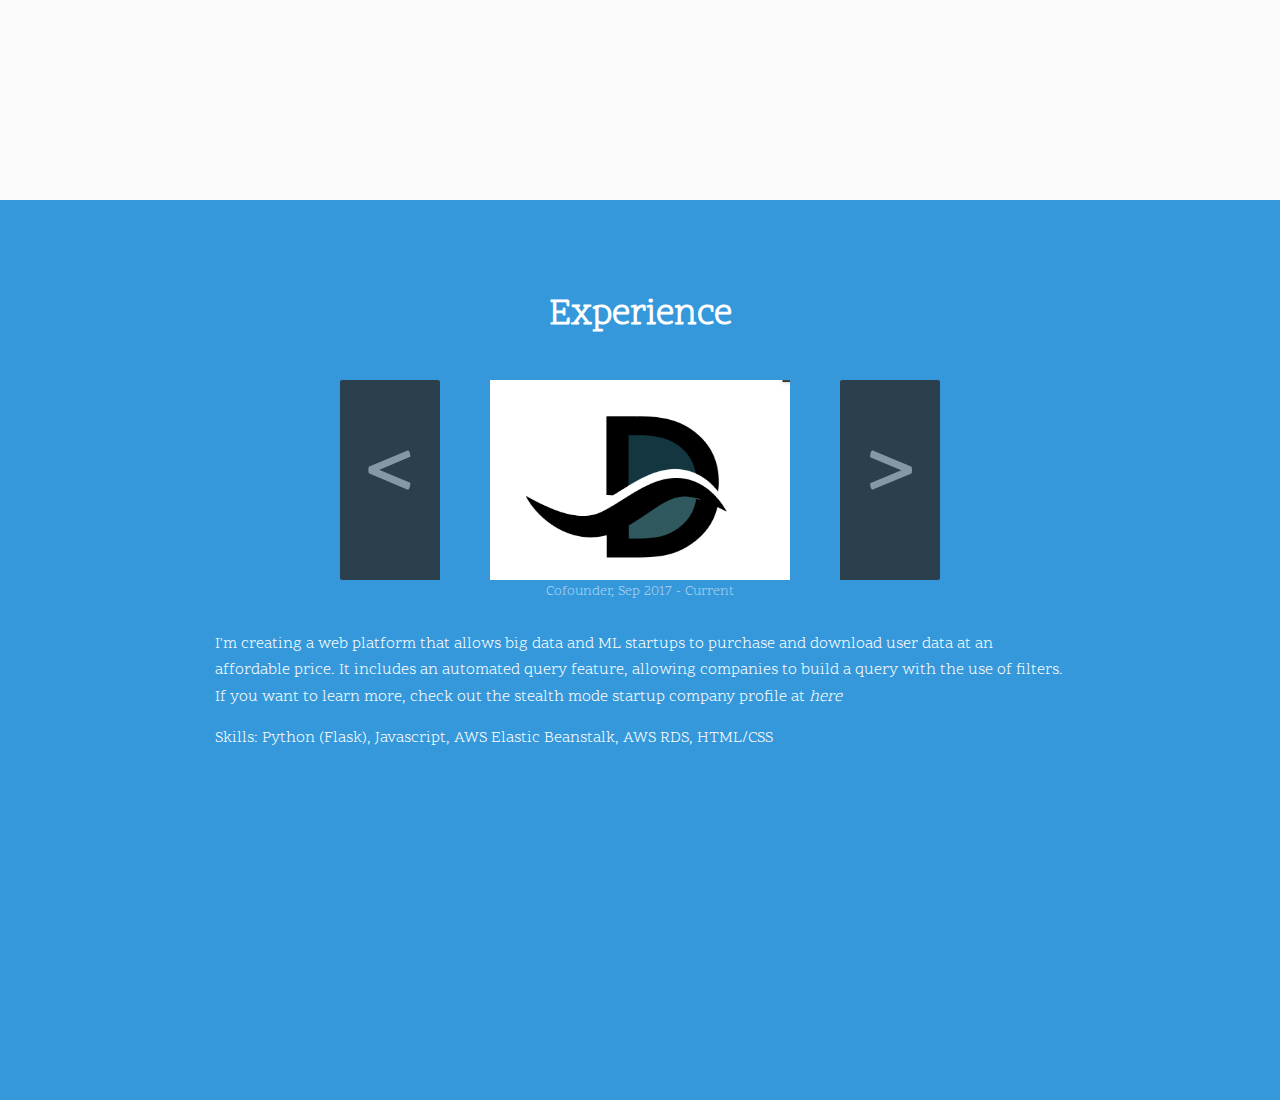
<file: temp/index.html>
<!DOCTYPE HTML>
<!--
	Urban by TEMPLATED
	templated.co @templatedco
	Released for free under the Creative Commons Attribution 3.0 license (templated.co/license)
-->
<html>
	<head>
		<title>Neelesh Dodda</title>
		<meta charset="utf-8" />
		<meta name="viewport" content="width=device-width, initial-scale=1" />
		<link rel="stylesheet" href="assets/css/main.css" />
	</head>
	<body>

		<!-- Header 
			<header id="header" class="alt">
				<a href="#menu">Menu</a>
			</header>
		-->
		<!-- Nav 
			<nav id="menu">
				<ul class="links">
					<li><a href="index.html">Home</a></li>
					<li><a href="generic.html">Generic</a></li>
					<li><a href="elements.html">Elements</a></li>
				</ul>
			</nav>
		-->
		<!-- Banner -->
			<section id="banner" background = "/images/neel6.jpg">
				<div class="inner">
					<header>
						<h1>Hi, I'm Neelesh.</h1> <br>
						<p>Welcome to my website!<br/> <br> I'm passionate about big data, cloud technologies <br> and machine learning.</p>
					</header>
					<a href="#main" class="button big scrolly">More About Me</a>
				</div>
			</section>

		<!-- Main -->
			<div id="main">

				<!-- Section -->
					<section class="wrapper style1">
						
						
						<div class="inner">
							<div class="centered">
								<h2>Skills</h2>
								<p>Have a look at some of my skills! I'm always interested in learning new technologies.</p>
								<div class="stuff">
									<ul>
										<li onmouseover="languages()" onmouseout="defaultImage()">Languages</li>
										<li onmouseover="databases()" onmouseout="defaultImage()">Databases</li>
										<li onmouseover="frameworks()" onmouseout="defaultImage()">Frameworks</li>
										<li onmouseover="other()" onmouseout="defaultImage()">Other</li>
									</ul>
								</div>
								<img id="wordcloud" src="images/default.png">
							</div>
							
								
						</div>
					</section>

				<!-- Section -->
					<section class="wrapper style2">
						<div class="centered"><h2>Experience</h2></div>
						
						<div id = "halp" class="inner">
							<div id="slider">
								<a id = "righta" onclick = "rotateRight()" class="control_next">></a>
								<a id = "lefta" onclick = "rotateLeft()" class="control_prev"><</a>
										<ul>
											<li>

												<div>
													<img width="300px" height="250px" src="images/datashark.png" alt="" />
												</div>


											</li>
											<li>
												
												<div>
													<img width = "300px" height = "170px" src="images/startupwind.jpg" alt="" />
												</div> 
												
												
												</li>
											<li><div>
													<img width = "300px" height = "170px" src="images/TriNet_Logo.jpg" alt="" />
												</div> </li>
											<li>

												<div>
													<img width="200px" height="170px" src="images/pbl.jpg" alt="" />
												</div>


											</li>
										</ul>
										
							</div>
							
							<p id = "date" class = "damn"></p>
							<p id = "desc" class = "ripip"> <b></b> </p>
							<p id = "skills" class = "ripip"></p>
							</div>


					</section>

				<!-- Section -->
					

			</div>

		<!-- Footer -->
			

		<!-- Scripts -->
			<script src="assets/js/jquery.min.js"></script>
			<script src="assets/js/jquery.scrolly.min.js"></script>
			<script src="assets/js/jquery.scrollex.min.js"></script>
			<script src="assets/js/skel.min.js"></script>
			<script src="assets/js/util.js"></script>
			<script src="assets/js/main.js"></script>
			<script type="text/javascript">
				var index = 0;
				var dates = ["Cofounder, Sep 2017 - Current", "Part-time Software Engineer, Aug 2017 - Current", "Software Intern, May 2017 - Aug 2017", "Youth Director of PBL Gaming, Aug 2013 - May 2016"]
				var desc = ["I'm creating a web platform that allows big data and ML startups to purchase and download user data at an affordable price. It includes an automated query feature, allowing companies to build a query with the use of filters. \n If you want to learn more, check out the stealth mode startup company profile at <a id = 'data' href='https://datasharkofficial.github.io/'><i>here</i></a>",
							"I develop features for a social network called StartupWind that connects entrepreneurs, investors and advisors from premier schools.", 
							"I created and deployed a full-stack web application that queries company’s database and delivers analytics on company’s mobile app. It also includes a predictive model for customer churn, using a machine learning technique called decision trees.", 
							"I developed a desktop application (PBL Vocab Challenge) that tests students’ vocabulary skills in the form of a racing game. It was used by 500+ students in Evergreen School District."]
				
				var skills = ["Skills: Python (Flask), Javascript, AWS Elastic Beanstalk, AWS RDS, HTML/CSS", "Skills: Node.js, MongoDB, Jade", "Skills: Python (Flask), Javascript, Docker/Kubernetes, SQL, HTML/CSS, Oracle DB", "Skills: SQL, Unity 3D, C#, MonoDevelop, MySQL"]

				var imagesDirectory = "images/"
				
				document.getElementById("date").innerHTML = dates[0];
				document.getElementById("desc").innerHTML = desc[0];
				document.getElementById("skills").innerHTML = skills[0];
				lefta = document.getElementById('lefta');
					righta = document.getElementById('righta');
					lefta.style.height = "250px";
					righta.style.height = "250px";

				function defaultImage() {
					document.getElementById('wordcloud').src = imagesDirectory + "default.png";
				}

				function languages() {
					document.getElementById('wordcloud').src = imagesDirectory + "languages.png";
				}

				function databases() {
					document.getElementById('wordcloud').src = imagesDirectory + "databases.png";
				}

				function frameworks() {
					document.getElementById('wordcloud').src = imagesDirectory + "frameworks.png";
				}	

				function other() {
					document.getElementById('wordcloud').src = imagesDirectory + "other.png";
				}

				function rotateLeft() {
					
					index = (index + dates.length - 1) % dates.length;
					document.getElementById("date").innerHTML = dates[index];
					document.getElementById("desc").innerHTML = desc[index];
					document.getElementById("skills").innerHTML = skills[index];
					console.log(dates.length);
					console.log(index);
					
					if (index == 0) {
						lefta = document.getElementById('lefta');
						righta = document.getElementById('righta');
						lefta.style.height = "250px";
						righta.style.height = "250px";
					} else {
							lefta = document.getElementById('lefta');
							righta = document.getElementById('righta');
							lefta.style.height = "170px";
							righta.style.height = "170px";
						}
				}

				function rotateRight() {
					index = (index + dates.length + 1) % dates.length;
					document.getElementById("date").innerHTML = dates[index];
					document.getElementById("desc").innerHTML = desc[index];
					document.getElementById("skills").innerHTML = skills[index];
					console.log(dates.length);
					console.log(index);
					if (index == 0) {
							lefta = document.getElementById('lefta');
							righta = document.getElementById('righta');
							lefta.style.height = "250px";
							righta.style.height = "250px";
						} else {
							lefta = document.getElementById('lefta');
							righta = document.getElementById('righta');
							lefta.style.height = "170px";
							righta.style.height = "170px";
						}
				}
				jQuery(document).ready(function ($) {

						$('#checkbox').change(function () {
							setInterval(function () {
								moveRight();
							}, 3000);
						});

						var slideCount = $('#slider ul li').length;
						var slideWidth = $('#slider ul li').width();
						var slideHeight = $('#slider ul li').height();
						var sliderUlWidth = slideCount * slideWidth;

						$('#slider').css({ width: slideWidth, height: slideHeight });

						$('#slider ul').css({ width: sliderUlWidth, marginLeft: - slideWidth });

						$('#slider ul li:last-child').prependTo('#slider ul');

						function moveLeft() {
							$('#slider ul').animate({
								left: + slideWidth
							}, 200, function () {
								$('#slider ul li:last-child').prependTo('#slider ul');
								$('#slider ul').css('left', '');
							});
						};

						function moveRight() {
							$('#slider ul').animate({
								left: - slideWidth
							}, 200, function () {
								$('#slider ul li:first-child').appendTo('#slider ul');
								$('#slider ul').css('left', '');
							});
						};

						$('a.control_prev').click(function () {
							moveLeft();
						});

						$('a.control_next').click(function () {
							moveRight();
						});

					});    

			</script>
	</body>
</html>
</file>
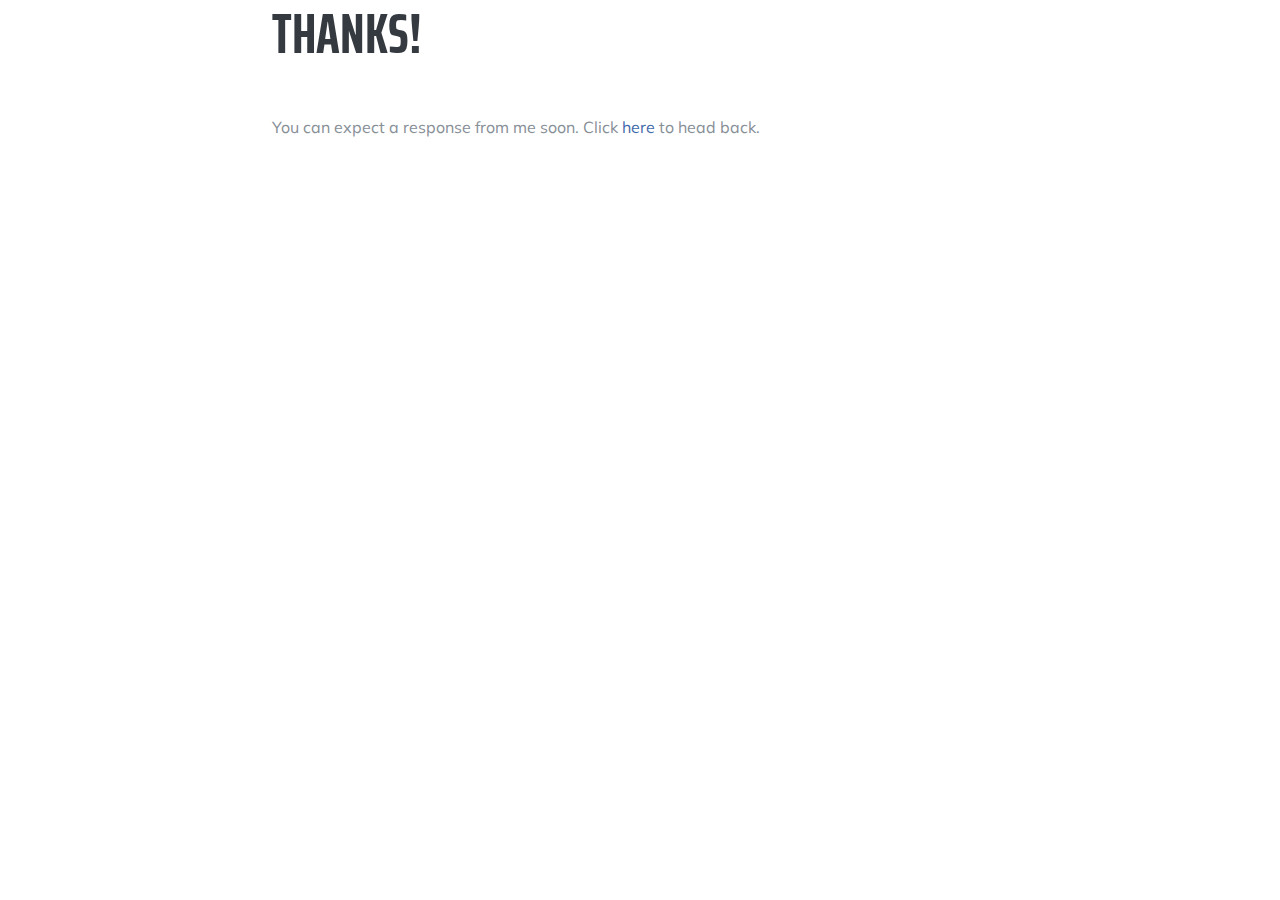
<file: landing.html>
<!DOCTYPE html>
<head>

    <meta charset="utf-8">
    <meta name="viewport" content="width=device-width, initial-scale=1, shrink-to-fit=no">
    <meta name="description" content="">
    <meta name="author" content="">

    <title>Neelesh Dodda</title>

    <!-- Bootstrap core CSS -->
    <link href="vendor/bootstrap/css/bootstrap.min.css" rel="stylesheet">

    <!-- Custom fonts for this template -->
    <link href="https://fonts.googleapis.com/css?family=Saira+Extra+Condensed:500,700" rel="stylesheet">
    <link href="https://fonts.googleapis.com/css?family=Muli:400,400i,800,800i" rel="stylesheet">
    <link href="vendor/fontawesome-free/css/all.min.css" rel="stylesheet">

    <!-- Custom styles for this template -->
    <link href="css/resume.min.css" rel="stylesheet">

  </head>

 <body id="page-top">
	<div class="landing">
		<h2 class="mb-5">Thanks!</h2>
	<p>You can expect a response from me soon. Click <a href="index.html">here</a> to head back. </p>
	</div>
</body>
</html>
</file>
<file: ContactFrom_v7/vendor/daterangepicker/daterangepicker.css>
.daterangepicker {
  position: absolute;
  color: inherit;
  background-color: #fff;
  border-radius: 4px;
  width: 278px;
  padding: 4px;
  margin-top: 1px;
  top: 100px;
  left: 20px;
  /* Calendars */ }
  .daterangepicker:before, .daterangepicker:after {
    position: absolute;
    display: inline-block;
    border-bottom-color: rgba(0, 0, 0, 0.2);
    content: ''; }
  .daterangepicker:before {
    top: -7px;
    border-right: 7px solid transparent;
    border-left: 7px solid transparent;
    border-bottom: 7px solid #ccc; }
  .daterangepicker:after {
    top: -6px;
    border-right: 6px solid transparent;
    border-bottom: 6px solid #fff;
    border-left: 6px solid transparent; }
  .daterangepicker.opensleft:before {
    right: 9px; }
  .daterangepicker.opensleft:after {
    right: 10px; }
  .daterangepicker.openscenter:before {
    left: 0;
    right: 0;
    width: 0;
    margin-left: auto;
    margin-right: auto; }
  .daterangepicker.openscenter:after {
    left: 0;
    right: 0;
    width: 0;
    margin-left: auto;
    margin-right: auto; }
  .daterangepicker.opensright:before {
    left: 9px; }
  .daterangepicker.opensright:after {
    left: 10px; }
  .daterangepicker.dropup {
    margin-top: -5px; }
    .daterangepicker.dropup:before {
      top: initial;
      bottom: -7px;
      border-bottom: initial;
      border-top: 7px solid #ccc; }
    .daterangepicker.dropup:after {
      top: initial;
      bottom: -6px;
      border-bottom: initial;
      border-top: 6px solid #fff; }
  .daterangepicker.dropdown-menu {
    max-width: none;
    z-index: 3001; }
  .daterangepicker.single .ranges, .daterangepicker.single .calendar {
    float: none; }
  .daterangepicker.show-calendar .calendar {
    display: block; }
  .daterangepicker .calendar {
    display: none;
    max-width: 270px;
    margin: 4px; }
    .daterangepicker .calendar.single .calendar-table {
      border: none; }
    .daterangepicker .calendar th, .daterangepicker .calendar td {
      white-space: nowrap;
      text-align: center;
      min-width: 32px; }
  .daterangepicker .calendar-table {
    border: 1px solid #fff;
    padding: 4px;
    border-radius: 4px;
    background-color: #fff; }
  .daterangepicker table {
    width: 100%;
    margin: 0; }
  .daterangepicker td, .daterangepicker th {
    text-align: center;
    width: 20px;
    height: 20px;
    border-radius: 4px;
    border: 1px solid transparent;
    white-space: nowrap;
    cursor: pointer; }
    .daterangepicker td.available:hover, .daterangepicker th.available:hover {
      background-color: #eee;
      border-color: transparent;
      color: inherit; }
    .daterangepicker td.week, .daterangepicker th.week {
      font-size: 80%;
      color: #ccc; }
  .daterangepicker td.off, .daterangepicker td.off.in-range, .daterangepicker td.off.start-date, .daterangepicker td.off.end-date {
    background-color: #fff;
    border-color: transparent;
    color: #999; }
  .daterangepicker td.in-range {
    background-color: #ebf4f8;
    border-color: transparent;
    color: #000;
    border-radius: 0; }
  .daterangepicker td.start-date {
    border-radius: 4px 0 0 4px; }
  .daterangepicker td.end-date {
    border-radius: 0 4px 4px 0; }
  .daterangepicker td.start-date.end-date {
    border-radius: 4px; }
  .daterangepicker td.active, .daterangepicker td.active:hover {
    background-color: #357ebd;
    border-color: transparent;
    color: #fff; }
  .daterangepicker th.month {
    width: auto; }
  .daterangepicker td.disabled, .daterangepicker option.disabled {
    color: #999;
    cursor: not-allowed;
    text-decoration: line-through; }
  .daterangepicker select.monthselect, .daterangepicker select.yearselect {
    font-size: 12px;
    padding: 1px;
    height: auto;
    margin: 0;
    cursor: default; }
  .daterangepicker select.monthselect {
    margin-right: 2%;
    width: 56%; }
  .daterangepicker select.yearselect {
    width: 40%; }
  .daterangepicker select.hourselect, .daterangepicker select.minuteselect, .daterangepicker select.secondselect, .daterangepicker select.ampmselect {
    width: 50px;
    margin-bottom: 0; }
  .daterangepicker .input-mini {
    border: 1px solid #ccc;
    border-radius: 4px;
    color: #555;
    height: 30px;
    line-height: 30px;
    display: block;
    vertical-align: middle;
    margin: 0 0 5px 0;
    padding: 0 6px 0 28px;
    width: 100%; }
    .daterangepicker .input-mini.active {
      border: 1px solid #08c;
      border-radius: 4px; }
  .daterangepicker .daterangepicker_input {
    position: relative; }
    .daterangepicker .daterangepicker_input i {
      position: absolute;
      left: 8px;
      top: 8px; }
  .daterangepicker.rtl .input-mini {
    padding-right: 28px;
    padding-left: 6px; }
  .daterangepicker.rtl .daterangepicker_input i {
    left: auto;
    right: 8px; }
  .daterangepicker .calendar-time {
    text-align: center;
    margin: 5px auto;
    line-height: 30px;
    position: relative;
    padding-left: 28px; }
    .daterangepicker .calendar-time select.disabled {
      color: #ccc;
      cursor: not-allowed; }

.ranges {
  font-size: 11px;
  float: none;
  margin: 4px;
  text-align: left; }
  .ranges ul {
    list-style: none;
    margin: 0 auto;
    padding: 0;
    width: 100%; }
  .ranges li {
    font-size: 13px;
    background-color: #f5f5f5;
    border: 1px solid #f5f5f5;
    border-radius: 4px;
    color: #08c;
    padding: 3px 12px;
    margin-bottom: 8px;
    cursor: pointer; }
    .ranges li:hover {
      background-color: #08c;
      border: 1px solid #08c;
      color: #fff; }
    .ranges li.active {
      background-color: #08c;
      border: 1px solid #08c;
      color: #fff; }

/*  Larger Screen Styling */
@media (min-width: 564px) {
  .daterangepicker {
    width: auto; }
    .daterangepicker .ranges ul {
      width: 160px; }
    .daterangepicker.single .ranges ul {
      width: 100%; }
    .daterangepicker.single .calendar.left {
      clear: none; }
    .daterangepicker.single.ltr .ranges, .daterangepicker.single.ltr .calendar {
      float: left; }
    .daterangepicker.single.rtl .ranges, .daterangepicker.single.rtl .calendar {
      float: right; }
    .daterangepicker.ltr {
      direction: ltr;
      text-align: left; }
      .daterangepicker.ltr .calendar.left {
        clear: left;
        margin-right: 0; }
        .daterangepicker.ltr .calendar.left .calendar-table {
          border-right: none;
          border-top-right-radius: 0;
          border-bottom-right-radius: 0; }
      .daterangepicker.ltr .calendar.right {
        margin-left: 0; }
        .daterangepicker.ltr .calendar.right .calendar-table {
          border-left: none;
          border-top-left-radius: 0;
          border-bottom-left-radius: 0; }
      .daterangepicker.ltr .left .daterangepicker_input {
        padding-right: 12px; }
      .daterangepicker.ltr .calendar.left .calendar-table {
        padding-right: 12px; }
      .daterangepicker.ltr .ranges, .daterangepicker.ltr .calendar {
        float: left; }
    .daterangepicker.rtl {
      direction: rtl;
      text-align: right; }
      .daterangepicker.rtl .calendar.left {
        clear: right;
        margin-left: 0; }
        .daterangepicker.rtl .calendar.left .calendar-table {
          border-left: none;
          border-top-left-radius: 0;
          border-bottom-left-radius: 0; }
      .daterangepicker.rtl .calendar.right {
        margin-right: 0; }
        .daterangepicker.rtl .calendar.right .calendar-table {
          border-right: none;
          border-top-right-radius: 0;
          border-bottom-right-radius: 0; }
      .daterangepicker.rtl .left .daterangepicker_input {
        padding-left: 12px; }
      .daterangepicker.rtl .calendar.left .calendar-table {
        padding-left: 12px; }
      .daterangepicker.rtl .ranges, .daterangepicker.rtl .calendar {
        text-align: right;
        float: right; } }
@media (min-width: 730px) {
  .daterangepicker .ranges {
    width: auto; }
  .daterangepicker.ltr .ranges {
    float: left; }
  .daterangepicker.rtl .ranges {
    float: right; }
  .daterangepicker .calendar.left {
    clear: none !important; } }
</file>
<file: ContactFrom_v7/css/util.css>
/*[ FONT SIZE ]
///////////////////////////////////////////////////////////
*/
.fs-1 {font-size: 1px;}
.fs-2 {font-size: 2px;}
.fs-3 {font-size: 3px;}
.fs-4 {font-size: 4px;}
.fs-5 {font-size: 5px;}
.fs-6 {font-size: 6px;}
.fs-7 {font-size: 7px;}
.fs-8 {font-size: 8px;}
.fs-9 {font-size: 9px;}
.fs-10 {font-size: 10px;}
.fs-11 {font-size: 11px;}
.fs-12 {font-size: 12px;}
.fs-13 {font-size: 13px;}
.fs-14 {font-size: 14px;}
.fs-15 {font-size: 15px;}
.fs-16 {font-size: 16px;}
.fs-17 {font-size: 17px;}
.fs-18 {font-size: 18px;}
.fs-19 {font-size: 19px;}
.fs-20 {font-size: 20px;}
.fs-21 {font-size: 21px;}
.fs-22 {font-size: 22px;}
.fs-23 {font-size: 23px;}
.fs-24 {font-size: 24px;}
.fs-25 {font-size: 25px;}
.fs-26 {font-size: 26px;}
.fs-27 {font-size: 27px;}
.fs-28 {font-size: 28px;}
.fs-29 {font-size: 29px;}
.fs-30 {font-size: 30px;}
.fs-31 {font-size: 31px;}
.fs-32 {font-size: 32px;}
.fs-33 {font-size: 33px;}
.fs-34 {font-size: 34px;}
.fs-35 {font-size: 35px;}
.fs-36 {font-size: 36px;}
.fs-37 {font-size: 37px;}
.fs-38 {font-size: 38px;}
.fs-39 {font-size: 39px;}
.fs-40 {font-size: 40px;}
.fs-41 {font-size: 41px;}
.fs-42 {font-size: 42px;}
.fs-43 {font-size: 43px;}
.fs-44 {font-size: 44px;}
.fs-45 {font-size: 45px;}
.fs-46 {font-size: 46px;}
.fs-47 {font-size: 47px;}
.fs-48 {font-size: 48px;}
.fs-49 {font-size: 49px;}
.fs-50 {font-size: 50px;}
.fs-51 {font-size: 51px;}
.fs-52 {font-size: 52px;}
.fs-53 {font-size: 53px;}
.fs-54 {font-size: 54px;}
.fs-55 {font-size: 55px;}
.fs-56 {font-size: 56px;}
.fs-57 {font-size: 57px;}
.fs-58 {font-size: 58px;}
.fs-59 {font-size: 59px;}
.fs-60 {font-size: 60px;}
.fs-61 {font-size: 61px;}
.fs-62 {font-size: 62px;}
.fs-63 {font-size: 63px;}
.fs-64 {font-size: 64px;}
.fs-65 {font-size: 65px;}
.fs-66 {font-size: 66px;}
.fs-67 {font-size: 67px;}
.fs-68 {font-size: 68px;}
.fs-69 {font-size: 69px;}
.fs-70 {font-size: 70px;}
.fs-71 {font-size: 71px;}
.fs-72 {font-size: 72px;}
.fs-73 {font-size: 73px;}
.fs-74 {font-size: 74px;}
.fs-75 {font-size: 75px;}
.fs-76 {font-size: 76px;}
.fs-77 {font-size: 77px;}
.fs-78 {font-size: 78px;}
.fs-79 {font-size: 79px;}
.fs-80 {font-size: 80px;}
.fs-81 {font-size: 81px;}
.fs-82 {font-size: 82px;}
.fs-83 {font-size: 83px;}
.fs-84 {font-size: 84px;}
.fs-85 {font-size: 85px;}
.fs-86 {font-size: 86px;}
.fs-87 {font-size: 87px;}
.fs-88 {font-size: 88px;}
.fs-89 {font-size: 89px;}
.fs-90 {font-size: 90px;}
.fs-91 {font-size: 91px;}
.fs-92 {font-size: 92px;}
.fs-93 {font-size: 93px;}
.fs-94 {font-size: 94px;}
.fs-95 {font-size: 95px;}
.fs-96 {font-size: 96px;}
.fs-97 {font-size: 97px;}
.fs-98 {font-size: 98px;}
.fs-99 {font-size: 99px;}
.fs-100 {font-size: 100px;}
.fs-101 {font-size: 101px;}
.fs-102 {font-size: 102px;}
.fs-103 {font-size: 103px;}
.fs-104 {font-size: 104px;}
.fs-105 {font-size: 105px;}
.fs-106 {font-size: 106px;}
.fs-107 {font-size: 107px;}
.fs-108 {font-size: 108px;}
.fs-109 {font-size: 109px;}
.fs-110 {font-size: 110px;}
.fs-111 {font-size: 111px;}
.fs-112 {font-size: 112px;}
.fs-113 {font-size: 113px;}
.fs-114 {font-size: 114px;}
.fs-115 {font-size: 115px;}
.fs-116 {font-size: 116px;}
.fs-117 {font-size: 117px;}
.fs-118 {font-size: 118px;}
.fs-119 {font-size: 119px;}
.fs-120 {font-size: 120px;}
.fs-121 {font-size: 121px;}
.fs-122 {font-size: 122px;}
.fs-123 {font-size: 123px;}
.fs-124 {font-size: 124px;}
.fs-125 {font-size: 125px;}
.fs-126 {font-size: 126px;}
.fs-127 {font-size: 127px;}
.fs-128 {font-size: 128px;}
.fs-129 {font-size: 129px;}
.fs-130 {font-size: 130px;}
.fs-131 {font-size: 131px;}
.fs-132 {font-size: 132px;}
.fs-133 {font-size: 133px;}
.fs-134 {font-size: 134px;}
.fs-135 {font-size: 135px;}
.fs-136 {font-size: 136px;}
.fs-137 {font-size: 137px;}
.fs-138 {font-size: 138px;}
.fs-139 {font-size: 139px;}
.fs-140 {font-size: 140px;}
.fs-141 {font-size: 141px;}
.fs-142 {font-size: 142px;}
.fs-143 {font-size: 143px;}
.fs-144 {font-size: 144px;}
.fs-145 {font-size: 145px;}
.fs-146 {font-size: 146px;}
.fs-147 {font-size: 147px;}
.fs-148 {font-size: 148px;}
.fs-149 {font-size: 149px;}
.fs-150 {font-size: 150px;}
.fs-151 {font-size: 151px;}
.fs-152 {font-size: 152px;}
.fs-153 {font-size: 153px;}
.fs-154 {font-size: 154px;}
.fs-155 {font-size: 155px;}
.fs-156 {font-size: 156px;}
.fs-157 {font-size: 157px;}
.fs-158 {font-size: 158px;}
.fs-159 {font-size: 159px;}
.fs-160 {font-size: 160px;}
.fs-161 {font-size: 161px;}
.fs-162 {font-size: 162px;}
.fs-163 {font-size: 163px;}
.fs-164 {font-size: 164px;}
.fs-165 {font-size: 165px;}
.fs-166 {font-size: 166px;}
.fs-167 {font-size: 167px;}
.fs-168 {font-size: 168px;}
.fs-169 {font-size: 169px;}
.fs-170 {font-size: 170px;}
.fs-171 {font-size: 171px;}
.fs-172 {font-size: 172px;}
.fs-173 {font-size: 173px;}
.fs-174 {font-size: 174px;}
.fs-175 {font-size: 175px;}
.fs-176 {font-size: 176px;}
.fs-177 {font-size: 177px;}
.fs-178 {font-size: 178px;}
.fs-179 {font-size: 179px;}
.fs-180 {font-size: 180px;}
.fs-181 {font-size: 181px;}
.fs-182 {font-size: 182px;}
.fs-183 {font-size: 183px;}
.fs-184 {font-size: 184px;}
.fs-185 {font-size: 185px;}
.fs-186 {font-size: 186px;}
.fs-187 {font-size: 187px;}
.fs-188 {font-size: 188px;}
.fs-189 {font-size: 189px;}
.fs-190 {font-size: 190px;}
.fs-191 {font-size: 191px;}
.fs-192 {font-size: 192px;}
.fs-193 {font-size: 193px;}
.fs-194 {font-size: 194px;}
.fs-195 {font-size: 195px;}
.fs-196 {font-size: 196px;}
.fs-197 {font-size: 197px;}
.fs-198 {font-size: 198px;}
.fs-199 {font-size: 199px;}
.fs-200 {font-size: 200px;}

/*[ PADDING ]
///////////////////////////////////////////////////////////
*/
.p-t-0 {padding-top: 0px;}
.p-t-1 {padding-top: 1px;}
.p-t-2 {padding-top: 2px;}
.p-t-3 {padding-top: 3px;}
.p-t-4 {padding-top: 4px;}
.p-t-5 {padding-top: 5px;}
.p-t-6 {padding-top: 6px;}
.p-t-7 {padding-top: 7px;}
.p-t-8 {padding-top: 8px;}
.p-t-9 {padding-top: 9px;}
.p-t-10 {padding-top: 10px;}
.p-t-11 {padding-top: 11px;}
.p-t-12 {padding-top: 12px;}
.p-t-13 {padding-top: 13px;}
.p-t-14 {padding-top: 14px;}
.p-t-15 {padding-top: 15px;}
.p-t-16 {padding-top: 16px;}
.p-t-17 {padding-top: 17px;}
.p-t-18 {padding-top: 18px;}
.p-t-19 {padding-top: 19px;}
.p-t-20 {padding-top: 20px;}
.p-t-21 {padding-top: 21px;}
.p-t-22 {padding-top: 22px;}
.p-t-23 {padding-top: 23px;}
.p-t-24 {padding-top: 24px;}
.p-t-25 {padding-top: 25px;}
.p-t-26 {padding-top: 26px;}
.p-t-27 {padding-top: 27px;}
.p-t-28 {padding-top: 28px;}
.p-t-29 {padding-top: 29px;}
.p-t-30 {padding-top: 30px;}
.p-t-31 {padding-top: 31px;}
.p-t-32 {padding-top: 32px;}
.p-t-33 {padding-top: 33px;}
.p-t-34 {padding-top: 34px;}
.p-t-35 {padding-top: 35px;}
.p-t-36 {padding-top: 36px;}
.p-t-37 {padding-top: 37px;}
.p-t-38 {padding-top: 38px;}
.p-t-39 {padding-top: 39px;}
.p-t-40 {padding-top: 40px;}
.p-t-41 {padding-top: 41px;}
.p-t-42 {padding-top: 42px;}
.p-t-43 {padding-top: 43px;}
.p-t-44 {padding-top: 44px;}
.p-t-45 {padding-top: 45px;}
.p-t-46 {padding-top: 46px;}
.p-t-47 {padding-top: 47px;}
.p-t-48 {padding-top: 48px;}
.p-t-49 {padding-top: 49px;}
.p-t-50 {padding-top: 50px;}
.p-t-51 {padding-top: 51px;}
.p-t-52 {padding-top: 52px;}
.p-t-53 {padding-top: 53px;}
.p-t-54 {padding-top: 54px;}
.p-t-55 {padding-top: 55px;}
.p-t-56 {padding-top: 56px;}
.p-t-57 {padding-top: 57px;}
.p-t-58 {padding-top: 58px;}
.p-t-59 {padding-top: 59px;}
.p-t-60 {padding-top: 60px;}
.p-t-61 {padding-top: 61px;}
.p-t-62 {padding-top: 62px;}
.p-t-63 {padding-top: 63px;}
.p-t-64 {padding-top: 64px;}
.p-t-65 {padding-top: 65px;}
.p-t-66 {padding-top: 66px;}
.p-t-67 {padding-top: 67px;}
.p-t-68 {padding-top: 68px;}
.p-t-69 {padding-top: 69px;}
.p-t-70 {padding-top: 70px;}
.p-t-71 {padding-top: 71px;}
.p-t-72 {padding-top: 72px;}
.p-t-73 {padding-top: 73px;}
.p-t-74 {padding-top: 74px;}
.p-t-75 {padding-top: 75px;}
.p-t-76 {padding-top: 76px;}
.p-t-77 {padding-top: 77px;}
.p-t-78 {padding-top: 78px;}
.p-t-79 {padding-top: 79px;}
.p-t-80 {padding-top: 80px;}
.p-t-81 {padding-top: 81px;}
.p-t-82 {padding-top: 82px;}
.p-t-83 {padding-top: 83px;}
.p-t-84 {padding-top: 84px;}
.p-t-85 {padding-top: 85px;}
.p-t-86 {padding-top: 86px;}
.p-t-87 {padding-top: 87px;}
.p-t-88 {padding-top: 88px;}
.p-t-89 {padding-top: 89px;}
.p-t-90 {padding-top: 90px;}
.p-t-91 {padding-top: 91px;}
.p-t-92 {padding-top: 92px;}
.p-t-93 {padding-top: 93px;}
.p-t-94 {padding-top: 94px;}
.p-t-95 {padding-top: 95px;}
.p-t-96 {padding-top: 96px;}
.p-t-97 {padding-top: 97px;}
.p-t-98 {padding-top: 98px;}
.p-t-99 {padding-top: 99px;}
.p-t-100 {padding-top: 100px;}
.p-t-101 {padding-top: 101px;}
.p-t-102 {padding-top: 102px;}
.p-t-103 {padding-top: 103px;}
.p-t-104 {padding-top: 104px;}
.p-t-105 {padding-top: 105px;}
.p-t-106 {padding-top: 106px;}
.p-t-107 {padding-top: 107px;}
.p-t-108 {padding-top: 108px;}
.p-t-109 {padding-top: 109px;}
.p-t-110 {padding-top: 110px;}
.p-t-111 {padding-top: 111px;}
.p-t-112 {padding-top: 112px;}
.p-t-113 {padding-top: 113px;}
.p-t-114 {padding-top: 114px;}
.p-t-115 {padding-top: 115px;}
.p-t-116 {padding-top: 116px;}
.p-t-117 {padding-top: 117px;}
.p-t-118 {padding-top: 118px;}
.p-t-119 {padding-top: 119px;}
.p-t-120 {padding-top: 120px;}
.p-t-121 {padding-top: 121px;}
.p-t-122 {padding-top: 122px;}
.p-t-123 {padding-top: 123px;}
.p-t-124 {padding-top: 124px;}
.p-t-125 {padding-top: 125px;}
.p-t-126 {padding-top: 126px;}
.p-t-127 {padding-top: 127px;}
.p-t-128 {padding-top: 128px;}
.p-t-129 {padding-top: 129px;}
.p-t-130 {padding-top: 130px;}
.p-t-131 {padding-top: 131px;}
.p-t-132 {padding-top: 132px;}
.p-t-133 {padding-top: 133px;}
.p-t-134 {padding-top: 134px;}
.p-t-135 {padding-top: 135px;}
.p-t-136 {padding-top: 136px;}
.p-t-137 {padding-top: 137px;}
.p-t-138 {padding-top: 138px;}
.p-t-139 {padding-top: 139px;}
.p-t-140 {padding-top: 140px;}
.p-t-141 {padding-top: 141px;}
.p-t-142 {padding-top: 142px;}
.p-t-143 {padding-top: 143px;}
.p-t-144 {padding-top: 144px;}
.p-t-145 {padding-top: 145px;}
.p-t-146 {padding-top: 146px;}
.p-t-147 {padding-top: 147px;}
.p-t-148 {padding-top: 148px;}
.p-t-149 {padding-top: 149px;}
.p-t-150 {padding-top: 150px;}
.p-t-151 {padding-top: 151px;}
.p-t-152 {padding-top: 152px;}
.p-t-153 {padding-top: 153px;}
.p-t-154 {padding-top: 154px;}
.p-t-155 {padding-top: 155px;}
.p-t-156 {padding-top: 156px;}
.p-t-157 {padding-top: 157px;}
.p-t-158 {padding-top: 158px;}
.p-t-159 {padding-top: 159px;}
.p-t-160 {padding-top: 160px;}
.p-t-161 {padding-top: 161px;}
.p-t-162 {padding-top: 162px;}
.p-t-163 {padding-top: 163px;}
.p-t-164 {padding-top: 164px;}
.p-t-165 {padding-top: 165px;}
.p-t-166 {padding-top: 166px;}
.p-t-167 {padding-top: 167px;}
.p-t-168 {padding-top: 168px;}
.p-t-169 {padding-top: 169px;}
.p-t-170 {padding-top: 170px;}
.p-t-171 {padding-top: 171px;}
.p-t-172 {padding-top: 172px;}
.p-t-173 {padding-top: 173px;}
.p-t-174 {padding-top: 174px;}
.p-t-175 {padding-top: 175px;}
.p-t-176 {padding-top: 176px;}
.p-t-177 {padding-top: 177px;}
.p-t-178 {padding-top: 178px;}
.p-t-179 {padding-top: 179px;}
.p-t-180 {padding-top: 180px;}
.p-t-181 {padding-top: 181px;}
.p-t-182 {padding-top: 182px;}
.p-t-183 {padding-top: 183px;}
.p-t-184 {padding-top: 184px;}
.p-t-185 {padding-top: 185px;}
.p-t-186 {padding-top: 186px;}
.p-t-187 {padding-top: 187px;}
.p-t-188 {padding-top: 188px;}
.p-t-189 {padding-top: 189px;}
.p-t-190 {padding-top: 190px;}
.p-t-191 {padding-top: 191px;}
.p-t-192 {padding-top: 192px;}
.p-t-193 {padding-top: 193px;}
.p-t-194 {padding-top: 194px;}
.p-t-195 {padding-top: 195px;}
.p-t-196 {padding-top: 196px;}
.p-t-197 {padding-top: 197px;}
.p-t-198 {padding-top: 198px;}
.p-t-199 {padding-top: 199px;}
.p-t-200 {padding-top: 200px;}
.p-t-201 {padding-top: 201px;}
.p-t-202 {padding-top: 202px;}
.p-t-203 {padding-top: 203px;}
.p-t-204 {padding-top: 204px;}
.p-t-205 {padding-top: 205px;}
.p-t-206 {padding-top: 206px;}
.p-t-207 {padding-top: 207px;}
.p-t-208 {padding-top: 208px;}
.p-t-209 {padding-top: 209px;}
.p-t-210 {padding-top: 210px;}
.p-t-211 {padding-top: 211px;}
.p-t-212 {padding-top: 212px;}
.p-t-213 {padding-top: 213px;}
.p-t-214 {padding-top: 214px;}
.p-t-215 {padding-top: 215px;}
.p-t-216 {padding-top: 216px;}
.p-t-217 {padding-top: 217px;}
.p-t-218 {padding-top: 218px;}
.p-t-219 {padding-top: 219px;}
.p-t-220 {padding-top: 220px;}
.p-t-221 {padding-top: 221px;}
.p-t-222 {padding-top: 222px;}
.p-t-223 {padding-top: 223px;}
.p-t-224 {padding-top: 224px;}
.p-t-225 {padding-top: 225px;}
.p-t-226 {padding-top: 226px;}
.p-t-227 {padding-top: 227px;}
.p-t-228 {padding-top: 228px;}
.p-t-229 {padding-top: 229px;}
.p-t-230 {padding-top: 230px;}
.p-t-231 {padding-top: 231px;}
.p-t-232 {padding-top: 232px;}
.p-t-233 {padding-top: 233px;}
.p-t-234 {padding-top: 234px;}
.p-t-235 {padding-top: 235px;}
.p-t-236 {padding-top: 236px;}
.p-t-237 {padding-top: 237px;}
.p-t-238 {padding-top: 238px;}
.p-t-239 {padding-top: 239px;}
.p-t-240 {padding-top: 240px;}
.p-t-241 {padding-top: 241px;}
.p-t-242 {padding-top: 242px;}
.p-t-243 {padding-top: 243px;}
.p-t-244 {padding-top: 244px;}
.p-t-245 {padding-top: 245px;}
.p-t-246 {padding-top: 246px;}
.p-t-247 {padding-top: 247px;}
.p-t-248 {padding-top: 248px;}
.p-t-249 {padding-top: 249px;}
.p-t-250 {padding-top: 250px;}
.p-b-0 {padding-bottom: 0px;}
.p-b-1 {padding-bottom: 1px;}
.p-b-2 {padding-bottom: 2px;}
.p-b-3 {padding-bottom: 3px;}
.p-b-4 {padding-bottom: 4px;}
.p-b-5 {padding-bottom: 5px;}
.p-b-6 {padding-bottom: 6px;}
.p-b-7 {padding-bottom: 7px;}
.p-b-8 {padding-bottom: 8px;}
.p-b-9 {padding-bottom: 9px;}
.p-b-10 {padding-bottom: 10px;}
.p-b-11 {padding-bottom: 11px;}
.p-b-12 {padding-bottom: 12px;}
.p-b-13 {padding-bottom: 13px;}
.p-b-14 {padding-bottom: 14px;}
.p-b-15 {padding-bottom: 15px;}
.p-b-16 {padding-bottom: 16px;}
.p-b-17 {padding-bottom: 17px;}
.p-b-18 {padding-bottom: 18px;}
.p-b-19 {padding-bottom: 19px;}
.p-b-20 {padding-bottom: 20px;}
.p-b-21 {padding-bottom: 21px;}
.p-b-22 {padding-bottom: 22px;}
.p-b-23 {padding-bottom: 23px;}
.p-b-24 {padding-bottom: 24px;}
.p-b-25 {padding-bottom: 25px;}
.p-b-26 {padding-bottom: 26px;}
.p-b-27 {padding-bottom: 27px;}
.p-b-28 {padding-bottom: 28px;}
.p-b-29 {padding-bottom: 29px;}
.p-b-30 {padding-bottom: 30px;}
.p-b-31 {padding-bottom: 31px;}
.p-b-32 {padding-bottom: 32px;}
.p-b-33 {padding-bottom: 33px;}
.p-b-34 {padding-bottom: 34px;}
.p-b-35 {padding-bottom: 35px;}
.p-b-36 {padding-bottom: 36px;}
.p-b-37 {padding-bottom: 37px;}
.p-b-38 {padding-bottom: 38px;}
.p-b-39 {padding-bottom: 39px;}
.p-b-40 {padding-bottom: 40px;}
.p-b-41 {padding-bottom: 41px;}
.p-b-42 {padding-bottom: 42px;}
.p-b-43 {padding-bottom: 43px;}
.p-b-44 {padding-bottom: 44px;}
.p-b-45 {padding-bottom: 45px;}
.p-b-46 {padding-bottom: 46px;}
.p-b-47 {padding-bottom: 47px;}
.p-b-48 {padding-bottom: 48px;}
.p-b-49 {padding-bottom: 49px;}
.p-b-50 {padding-bottom: 50px;}
.p-b-51 {padding-bottom: 51px;}
.p-b-52 {padding-bottom: 52px;}
.p-b-53 {padding-bottom: 53px;}
.p-b-54 {padding-bottom: 54px;}
.p-b-55 {padding-bottom: 55px;}
.p-b-56 {padding-bottom: 56px;}
.p-b-57 {padding-bottom: 57px;}
.p-b-58 {padding-bottom: 58px;}
.p-b-59 {padding-bottom: 59px;}
.p-b-60 {padding-bottom: 60px;}
.p-b-61 {padding-bottom: 61px;}
.p-b-62 {padding-bottom: 62px;}
.p-b-63 {padding-bottom: 63px;}
.p-b-64 {padding-bottom: 64px;}
.p-b-65 {padding-bottom: 65px;}
.p-b-66 {padding-bottom: 66px;}
.p-b-67 {padding-bottom: 67px;}
.p-b-68 {padding-bottom: 68px;}
.p-b-69 {padding-bottom: 69px;}
.p-b-70 {padding-bottom: 70px;}
.p-b-71 {padding-bottom: 71px;}
.p-b-72 {padding-bottom: 72px;}
.p-b-73 {padding-bottom: 73px;}
.p-b-74 {padding-bottom: 74px;}
.p-b-75 {padding-bottom: 75px;}
.p-b-76 {padding-bottom: 76px;}
.p-b-77 {padding-bottom: 77px;}
.p-b-78 {padding-bottom: 78px;}
.p-b-79 {padding-bottom: 79px;}
.p-b-80 {padding-bottom: 80px;}
.p-b-81 {padding-bottom: 81px;}
.p-b-82 {padding-bottom: 82px;}
.p-b-83 {padding-bottom: 83px;}
.p-b-84 {padding-bottom: 84px;}
.p-b-85 {padding-bottom: 85px;}
.p-b-86 {padding-bottom: 86px;}
.p-b-87 {padding-bottom: 87px;}
.p-b-88 {padding-bottom: 88px;}
.p-b-89 {padding-bottom: 89px;}
.p-b-90 {padding-bottom: 90px;}
.p-b-91 {padding-bottom: 91px;}
.p-b-92 {padding-bottom: 92px;}
.p-b-93 {padding-bottom: 93px;}
.p-b-94 {padding-bottom: 94px;}
.p-b-95 {padding-bottom: 95px;}
.p-b-96 {padding-bottom: 96px;}
.p-b-97 {padding-bottom: 97px;}
.p-b-98 {padding-bottom: 98px;}
.p-b-99 {padding-bottom: 99px;}
.p-b-100 {padding-bottom: 100px;}
.p-b-101 {padding-bottom: 101px;}
.p-b-102 {padding-bottom: 102px;}
.p-b-103 {padding-bottom: 103px;}
.p-b-104 {padding-bottom: 104px;}
.p-b-105 {padding-bottom: 105px;}
.p-b-106 {padding-bottom: 106px;}
.p-b-107 {padding-bottom: 107px;}
.p-b-108 {padding-bottom: 108px;}
.p-b-109 {padding-bottom: 109px;}
.p-b-110 {padding-bottom: 110px;}
.p-b-111 {padding-bottom: 111px;}
.p-b-112 {padding-bottom: 112px;}
.p-b-113 {padding-bottom: 113px;}
.p-b-114 {padding-bottom: 114px;}
.p-b-115 {padding-bottom: 115px;}
.p-b-116 {padding-bottom: 116px;}
.p-b-117 {padding-bottom: 117px;}
.p-b-118 {padding-bottom: 118px;}
.p-b-119 {padding-bottom: 119px;}
.p-b-120 {padding-bottom: 120px;}
.p-b-121 {padding-bottom: 121px;}
.p-b-122 {padding-bottom: 122px;}
.p-b-123 {padding-bottom: 123px;}
.p-b-124 {padding-bottom: 124px;}
.p-b-125 {padding-bottom: 125px;}
.p-b-126 {padding-bottom: 126px;}
.p-b-127 {padding-bottom: 127px;}
.p-b-128 {padding-bottom: 128px;}
.p-b-129 {padding-bottom: 129px;}
.p-b-130 {padding-bottom: 130px;}
.p-b-131 {padding-bottom: 131px;}
.p-b-132 {padding-bottom: 132px;}
.p-b-133 {padding-bottom: 133px;}
.p-b-134 {padding-bottom: 134px;}
.p-b-135 {padding-bottom: 135px;}
.p-b-136 {padding-bottom: 136px;}
.p-b-137 {padding-bottom: 137px;}
.p-b-138 {padding-bottom: 138px;}
.p-b-139 {padding-bottom: 139px;}
.p-b-140 {padding-bottom: 140px;}
.p-b-141 {padding-bottom: 141px;}
.p-b-142 {padding-bottom: 142px;}
.p-b-143 {padding-bottom: 143px;}
.p-b-144 {padding-bottom: 144px;}
.p-b-145 {padding-bottom: 145px;}
.p-b-146 {padding-bottom: 146px;}
.p-b-147 {padding-bottom: 147px;}
.p-b-148 {padding-bottom: 148px;}
.p-b-149 {padding-bottom: 149px;}
.p-b-150 {padding-bottom: 150px;}
.p-b-151 {padding-bottom: 151px;}
.p-b-152 {padding-bottom: 152px;}
.p-b-153 {padding-bottom: 153px;}
.p-b-154 {padding-bottom: 154px;}
.p-b-155 {padding-bottom: 155px;}
.p-b-156 {padding-bottom: 156px;}
.p-b-157 {padding-bottom: 157px;}
.p-b-158 {padding-bottom: 158px;}
.p-b-159 {padding-bottom: 159px;}
.p-b-160 {padding-bottom: 160px;}
.p-b-161 {padding-bottom: 161px;}
.p-b-162 {padding-bottom: 162px;}
.p-b-163 {padding-bottom: 163px;}
.p-b-164 {padding-bottom: 164px;}
.p-b-165 {padding-bottom: 165px;}
.p-b-166 {padding-bottom: 166px;}
.p-b-167 {padding-bottom: 167px;}
.p-b-168 {padding-bottom: 168px;}
.p-b-169 {padding-bottom: 169px;}
.p-b-170 {padding-bottom: 170px;}
.p-b-171 {padding-bottom: 171px;}
.p-b-172 {padding-bottom: 172px;}
.p-b-173 {padding-bottom: 173px;}
.p-b-174 {padding-bottom: 174px;}
.p-b-175 {padding-bottom: 175px;}
.p-b-176 {padding-bottom: 176px;}
.p-b-177 {padding-bottom: 177px;}
.p-b-178 {padding-bottom: 178px;}
.p-b-179 {padding-bottom: 179px;}
.p-b-180 {padding-bottom: 180px;}
.p-b-181 {padding-bottom: 181px;}
.p-b-182 {padding-bottom: 182px;}
.p-b-183 {padding-bottom: 183px;}
.p-b-184 {padding-bottom: 184px;}
.p-b-185 {padding-bottom: 185px;}
.p-b-186 {padding-bottom: 186px;}
.p-b-187 {padding-bottom: 187px;}
.p-b-188 {padding-bottom: 188px;}
.p-b-189 {padding-bottom: 189px;}
.p-b-190 {padding-bottom: 190px;}
.p-b-191 {padding-bottom: 191px;}
.p-b-192 {padding-bottom: 192px;}
.p-b-193 {padding-bottom: 193px;}
.p-b-194 {padding-bottom: 194px;}
.p-b-195 {padding-bottom: 195px;}
.p-b-196 {padding-bottom: 196px;}
.p-b-197 {padding-bottom: 197px;}
.p-b-198 {padding-bottom: 198px;}
.p-b-199 {padding-bottom: 199px;}
.p-b-200 {padding-bottom: 200px;}
.p-b-201 {padding-bottom: 201px;}
.p-b-202 {padding-bottom: 202px;}
.p-b-203 {padding-bottom: 203px;}
.p-b-204 {padding-bottom: 204px;}
.p-b-205 {padding-bottom: 205px;}
.p-b-206 {padding-bottom: 206px;}
.p-b-207 {padding-bottom: 207px;}
.p-b-208 {padding-bottom: 208px;}
.p-b-209 {padding-bottom: 209px;}
.p-b-210 {padding-bottom: 210px;}
.p-b-211 {padding-bottom: 211px;}
.p-b-212 {padding-bottom: 212px;}
.p-b-213 {padding-bottom: 213px;}
.p-b-214 {padding-bottom: 214px;}
.p-b-215 {padding-bottom: 215px;}
.p-b-216 {padding-bottom: 216px;}
.p-b-217 {padding-bottom: 217px;}
.p-b-218 {padding-bottom: 218px;}
.p-b-219 {padding-bottom: 219px;}
.p-b-220 {padding-bottom: 220px;}
.p-b-221 {padding-bottom: 221px;}
.p-b-222 {padding-bottom: 222px;}
.p-b-223 {padding-bottom: 223px;}
.p-b-224 {padding-bottom: 224px;}
.p-b-225 {padding-bottom: 225px;}
.p-b-226 {padding-bottom: 226px;}
.p-b-227 {padding-bottom: 227px;}
.p-b-228 {padding-bottom: 228px;}
.p-b-229 {padding-bottom: 229px;}
.p-b-230 {padding-bottom: 230px;}
.p-b-231 {padding-bottom: 231px;}
.p-b-232 {padding-bottom: 232px;}
.p-b-233 {padding-bottom: 233px;}
.p-b-234 {padding-bottom: 234px;}
.p-b-235 {padding-bottom: 235px;}
.p-b-236 {padding-bottom: 236px;}
.p-b-237 {padding-bottom: 237px;}
.p-b-238 {padding-bottom: 238px;}
.p-b-239 {padding-bottom: 239px;}
.p-b-240 {padding-bottom: 240px;}
.p-b-241 {padding-bottom: 241px;}
.p-b-242 {padding-bottom: 242px;}
.p-b-243 {padding-bottom: 243px;}
.p-b-244 {padding-bottom: 244px;}
.p-b-245 {padding-bottom: 245px;}
.p-b-246 {padding-bottom: 246px;}
.p-b-247 {padding-bottom: 247px;}
.p-b-248 {padding-bottom: 248px;}
.p-b-249 {padding-bottom: 249px;}
.p-b-250 {padding-bottom: 250px;}
.p-l-0 {padding-left: 0px;}
.p-l-1 {padding-left: 1px;}
.p-l-2 {padding-left: 2px;}
.p-l-3 {padding-left: 3px;}
.p-l-4 {padding-left: 4px;}
.p-l-5 {padding-left: 5px;}
.p-l-6 {padding-left: 6px;}
.p-l-7 {padding-left: 7px;}
.p-l-8 {padding-left: 8px;}
.p-l-9 {padding-left: 9px;}
.p-l-10 {padding-left: 10px;}
.p-l-11 {padding-left: 11px;}
.p-l-12 {padding-left: 12px;}
.p-l-13 {padding-left: 13px;}
.p-l-14 {padding-left: 14px;}
.p-l-15 {padding-left: 15px;}
.p-l-16 {padding-left: 16px;}
.p-l-17 {padding-left: 17px;}
.p-l-18 {padding-left: 18px;}
.p-l-19 {padding-left: 19px;}
.p-l-20 {padding-left: 20px;}
.p-l-21 {padding-left: 21px;}
.p-l-22 {padding-left: 22px;}
.p-l-23 {padding-left: 23px;}
.p-l-24 {padding-left: 24px;}
.p-l-25 {padding-left: 25px;}
.p-l-26 {padding-left: 26px;}
.p-l-27 {padding-left: 27px;}
.p-l-28 {padding-left: 28px;}
.p-l-29 {padding-left: 29px;}
.p-l-30 {padding-left: 30px;}
.p-l-31 {padding-left: 31px;}
.p-l-32 {padding-left: 32px;}
.p-l-33 {padding-left: 33px;}
.p-l-34 {padding-left: 34px;}
.p-l-35 {padding-left: 35px;}
.p-l-36 {padding-left: 36px;}
.p-l-37 {padding-left: 37px;}
.p-l-38 {padding-left: 38px;}
.p-l-39 {padding-left: 39px;}
.p-l-40 {padding-left: 40px;}
.p-l-41 {padding-left: 41px;}
.p-l-42 {padding-left: 42px;}
.p-l-43 {padding-left: 43px;}
.p-l-44 {padding-left: 44px;}
.p-l-45 {padding-left: 45px;}
.p-l-46 {padding-left: 46px;}
.p-l-47 {padding-left: 47px;}
.p-l-48 {padding-left: 48px;}
.p-l-49 {padding-left: 49px;}
.p-l-50 {padding-left: 50px;}
.p-l-51 {padding-left: 51px;}
.p-l-52 {padding-left: 52px;}
.p-l-53 {padding-left: 53px;}
.p-l-54 {padding-left: 54px;}
.p-l-55 {padding-left: 55px;}
.p-l-56 {padding-left: 56px;}
.p-l-57 {padding-left: 57px;}
.p-l-58 {padding-left: 58px;}
.p-l-59 {padding-left: 59px;}
.p-l-60 {padding-left: 60px;}
.p-l-61 {padding-left: 61px;}
.p-l-62 {padding-left: 62px;}
.p-l-63 {padding-left: 63px;}
.p-l-64 {padding-left: 64px;}
.p-l-65 {padding-left: 65px;}
.p-l-66 {padding-left: 66px;}
.p-l-67 {padding-left: 67px;}
.p-l-68 {padding-left: 68px;}
.p-l-69 {padding-left: 69px;}
.p-l-70 {padding-left: 70px;}
.p-l-71 {padding-left: 71px;}
.p-l-72 {padding-left: 72px;}
.p-l-73 {padding-left: 73px;}
.p-l-74 {padding-left: 74px;}
.p-l-75 {padding-left: 75px;}
.p-l-76 {padding-left: 76px;}
.p-l-77 {padding-left: 77px;}
.p-l-78 {padding-left: 78px;}
.p-l-79 {padding-left: 79px;}
.p-l-80 {padding-left: 80px;}
.p-l-81 {padding-left: 81px;}
.p-l-82 {padding-left: 82px;}
.p-l-83 {padding-left: 83px;}
.p-l-84 {padding-left: 84px;}
.p-l-85 {padding-left: 85px;}
.p-l-86 {padding-left: 86px;}
.p-l-87 {padding-left: 87px;}
.p-l-88 {padding-left: 88px;}
.p-l-89 {padding-left: 89px;}
.p-l-90 {padding-left: 90px;}
.p-l-91 {padding-left: 91px;}
.p-l-92 {padding-left: 92px;}
.p-l-93 {padding-left: 93px;}
.p-l-94 {padding-left: 94px;}
.p-l-95 {padding-left: 95px;}
.p-l-96 {padding-left: 96px;}
.p-l-97 {padding-left: 97px;}
.p-l-98 {padding-left: 98px;}
.p-l-99 {padding-left: 99px;}
.p-l-100 {padding-left: 100px;}
.p-l-101 {padding-left: 101px;}
.p-l-102 {padding-left: 102px;}
.p-l-103 {padding-left: 103px;}
.p-l-104 {padding-left: 104px;}
.p-l-105 {padding-left: 105px;}
.p-l-106 {padding-left: 106px;}
.p-l-107 {padding-left: 107px;}
.p-l-108 {padding-left: 108px;}
.p-l-109 {padding-left: 109px;}
.p-l-110 {padding-left: 110px;}
.p-l-111 {padding-left: 111px;}
.p-l-112 {padding-left: 112px;}
.p-l-113 {padding-left: 113px;}
.p-l-114 {padding-left: 114px;}
.p-l-115 {padding-left: 115px;}
.p-l-116 {padding-left: 116px;}
.p-l-117 {padding-left: 117px;}
.p-l-118 {padding-left: 118px;}
.p-l-119 {padding-left: 119px;}
.p-l-120 {padding-left: 120px;}
.p-l-121 {padding-left: 121px;}
.p-l-122 {padding-left: 122px;}
.p-l-123 {padding-left: 123px;}
.p-l-124 {padding-left: 124px;}
.p-l-125 {padding-left: 125px;}
.p-l-126 {padding-left: 126px;}
.p-l-127 {padding-left: 127px;}
.p-l-128 {padding-left: 128px;}
.p-l-129 {padding-left: 129px;}
.p-l-130 {padding-left: 130px;}
.p-l-131 {padding-left: 131px;}
.p-l-132 {padding-left: 132px;}
.p-l-133 {padding-left: 133px;}
.p-l-134 {padding-left: 134px;}
.p-l-135 {padding-left: 135px;}
.p-l-136 {padding-left: 136px;}
.p-l-137 {padding-left: 137px;}
.p-l-138 {padding-left: 138px;}
.p-l-139 {padding-left: 139px;}
.p-l-140 {padding-left: 140px;}
.p-l-141 {padding-left: 141px;}
.p-l-142 {padding-left: 142px;}
.p-l-143 {padding-left: 143px;}
.p-l-144 {padding-left: 144px;}
.p-l-145 {padding-left: 145px;}
.p-l-146 {padding-left: 146px;}
.p-l-147 {padding-left: 147px;}
.p-l-148 {padding-left: 148px;}
.p-l-149 {padding-left: 149px;}
.p-l-150 {padding-left: 150px;}
.p-l-151 {padding-left: 151px;}
.p-l-152 {padding-left: 152px;}
.p-l-153 {padding-left: 153px;}
.p-l-154 {padding-left: 154px;}
.p-l-155 {padding-left: 155px;}
.p-l-156 {padding-left: 156px;}
.p-l-157 {padding-left: 157px;}
.p-l-158 {padding-left: 158px;}
.p-l-159 {padding-left: 159px;}
.p-l-160 {padding-left: 160px;}
.p-l-161 {padding-left: 161px;}
.p-l-162 {padding-left: 162px;}
.p-l-163 {padding-left: 163px;}
.p-l-164 {padding-left: 164px;}
.p-l-165 {padding-left: 165px;}
.p-l-166 {padding-left: 166px;}
.p-l-167 {padding-left: 167px;}
.p-l-168 {padding-left: 168px;}
.p-l-169 {padding-left: 169px;}
.p-l-170 {padding-left: 170px;}
.p-l-171 {padding-left: 171px;}
.p-l-172 {padding-left: 172px;}
.p-l-173 {padding-left: 173px;}
.p-l-174 {padding-left: 174px;}
.p-l-175 {padding-left: 175px;}
.p-l-176 {padding-left: 176px;}
.p-l-177 {padding-left: 177px;}
.p-l-178 {padding-left: 178px;}
.p-l-179 {padding-left: 179px;}
.p-l-180 {padding-left: 180px;}
.p-l-181 {padding-left: 181px;}
.p-l-182 {padding-left: 182px;}
.p-l-183 {padding-left: 183px;}
.p-l-184 {padding-left: 184px;}
.p-l-185 {padding-left: 185px;}
.p-l-186 {padding-left: 186px;}
.p-l-187 {padding-left: 187px;}
.p-l-188 {padding-left: 188px;}
.p-l-189 {padding-left: 189px;}
.p-l-190 {padding-left: 190px;}
.p-l-191 {padding-left: 191px;}
.p-l-192 {padding-left: 192px;}
.p-l-193 {padding-left: 193px;}
.p-l-194 {padding-left: 194px;}
.p-l-195 {padding-left: 195px;}
.p-l-196 {padding-left: 196px;}
.p-l-197 {padding-left: 197px;}
.p-l-198 {padding-left: 198px;}
.p-l-199 {padding-left: 199px;}
.p-l-200 {padding-left: 200px;}
.p-l-201 {padding-left: 201px;}
.p-l-202 {padding-left: 202px;}
.p-l-203 {padding-left: 203px;}
.p-l-204 {padding-left: 204px;}
.p-l-205 {padding-left: 205px;}
.p-l-206 {padding-left: 206px;}
.p-l-207 {padding-left: 207px;}
.p-l-208 {padding-left: 208px;}
.p-l-209 {padding-left: 209px;}
.p-l-210 {padding-left: 210px;}
.p-l-211 {padding-left: 211px;}
.p-l-212 {padding-left: 212px;}
.p-l-213 {padding-left: 213px;}
.p-l-214 {padding-left: 214px;}
.p-l-215 {padding-left: 215px;}
.p-l-216 {padding-left: 216px;}
.p-l-217 {padding-left: 217px;}
.p-l-218 {padding-left: 218px;}
.p-l-219 {padding-left: 219px;}
.p-l-220 {padding-left: 220px;}
.p-l-221 {padding-left: 221px;}
.p-l-222 {padding-left: 222px;}
.p-l-223 {padding-left: 223px;}
.p-l-224 {padding-left: 224px;}
.p-l-225 {padding-left: 225px;}
.p-l-226 {padding-left: 226px;}
.p-l-227 {padding-left: 227px;}
.p-l-228 {padding-left: 228px;}
.p-l-229 {padding-left: 229px;}
.p-l-230 {padding-left: 230px;}
.p-l-231 {padding-left: 231px;}
.p-l-232 {padding-left: 232px;}
.p-l-233 {padding-left: 233px;}
.p-l-234 {padding-left: 234px;}
.p-l-235 {padding-left: 235px;}
.p-l-236 {padding-left: 236px;}
.p-l-237 {padding-left: 237px;}
.p-l-238 {padding-left: 238px;}
.p-l-239 {padding-left: 239px;}
.p-l-240 {padding-left: 240px;}
.p-l-241 {padding-left: 241px;}
.p-l-242 {padding-left: 242px;}
.p-l-243 {padding-left: 243px;}
.p-l-244 {padding-left: 244px;}
.p-l-245 {padding-left: 245px;}
.p-l-246 {padding-left: 246px;}
.p-l-247 {padding-left: 247px;}
.p-l-248 {padding-left: 248px;}
.p-l-249 {padding-left: 249px;}
.p-l-250 {padding-left: 250px;}
.p-r-0 {padding-right: 0px;}
.p-r-1 {padding-right: 1px;}
.p-r-2 {padding-right: 2px;}
.p-r-3 {padding-right: 3px;}
.p-r-4 {padding-right: 4px;}
.p-r-5 {padding-right: 5px;}
.p-r-6 {padding-right: 6px;}
.p-r-7 {padding-right: 7px;}
.p-r-8 {padding-right: 8px;}
.p-r-9 {padding-right: 9px;}
.p-r-10 {padding-right: 10px;}
.p-r-11 {padding-right: 11px;}
.p-r-12 {padding-right: 12px;}
.p-r-13 {padding-right: 13px;}
.p-r-14 {padding-right: 14px;}
.p-r-15 {padding-right: 15px;}
.p-r-16 {padding-right: 16px;}
.p-r-17 {padding-right: 17px;}
.p-r-18 {padding-right: 18px;}
.p-r-19 {padding-right: 19px;}
.p-r-20 {padding-right: 20px;}
.p-r-21 {padding-right: 21px;}
.p-r-22 {padding-right: 22px;}
.p-r-23 {padding-right: 23px;}
.p-r-24 {padding-right: 24px;}
.p-r-25 {padding-right: 25px;}
.p-r-26 {padding-right: 26px;}
.p-r-27 {padding-right: 27px;}
.p-r-28 {padding-right: 28px;}
.p-r-29 {padding-right: 29px;}
.p-r-30 {padding-right: 30px;}
.p-r-31 {padding-right: 31px;}
.p-r-32 {padding-right: 32px;}
.p-r-33 {padding-right: 33px;}
.p-r-34 {padding-right: 34px;}
.p-r-35 {padding-right: 35px;}
.p-r-36 {padding-right: 36px;}
.p-r-37 {padding-right: 37px;}
.p-r-38 {padding-right: 38px;}
.p-r-39 {padding-right: 39px;}
.p-r-40 {padding-right: 40px;}
.p-r-41 {padding-right: 41px;}
.p-r-42 {padding-right: 42px;}
.p-r-43 {padding-right: 43px;}
.p-r-44 {padding-right: 44px;}
.p-r-45 {padding-right: 45px;}
.p-r-46 {padding-right: 46px;}
.p-r-47 {padding-right: 47px;}
.p-r-48 {padding-right: 48px;}
.p-r-49 {padding-right: 49px;}
.p-r-50 {padding-right: 50px;}
.p-r-51 {padding-right: 51px;}
.p-r-52 {padding-right: 52px;}
.p-r-53 {padding-right: 53px;}
.p-r-54 {padding-right: 54px;}
.p-r-55 {padding-right: 55px;}
.p-r-56 {padding-right: 56px;}
.p-r-57 {padding-right: 57px;}
.p-r-58 {padding-right: 58px;}
.p-r-59 {padding-right: 59px;}
.p-r-60 {padding-right: 60px;}
.p-r-61 {padding-right: 61px;}
.p-r-62 {padding-right: 62px;}
.p-r-63 {padding-right: 63px;}
.p-r-64 {padding-right: 64px;}
.p-r-65 {padding-right: 65px;}
.p-r-66 {padding-right: 66px;}
.p-r-67 {padding-right: 67px;}
.p-r-68 {padding-right: 68px;}
.p-r-69 {padding-right: 69px;}
.p-r-70 {padding-right: 70px;}
.p-r-71 {padding-right: 71px;}
.p-r-72 {padding-right: 72px;}
.p-r-73 {padding-right: 73px;}
.p-r-74 {padding-right: 74px;}
.p-r-75 {padding-right: 75px;}
.p-r-76 {padding-right: 76px;}
.p-r-77 {padding-right: 77px;}
.p-r-78 {padding-right: 78px;}
.p-r-79 {padding-right: 79px;}
.p-r-80 {padding-right: 80px;}
.p-r-81 {padding-right: 81px;}
.p-r-82 {padding-right: 82px;}
.p-r-83 {padding-right: 83px;}
.p-r-84 {padding-right: 84px;}
.p-r-85 {padding-right: 85px;}
.p-r-86 {padding-right: 86px;}
.p-r-87 {padding-right: 87px;}
.p-r-88 {padding-right: 88px;}
.p-r-89 {padding-right: 89px;}
.p-r-90 {padding-right: 90px;}
.p-r-91 {padding-right: 91px;}
.p-r-92 {padding-right: 92px;}
.p-r-93 {padding-right: 93px;}
.p-r-94 {padding-right: 94px;}
.p-r-95 {padding-right: 95px;}
.p-r-96 {padding-right: 96px;}
.p-r-97 {padding-right: 97px;}
.p-r-98 {padding-right: 98px;}
.p-r-99 {padding-right: 99px;}
.p-r-100 {padding-right: 100px;}
.p-r-101 {padding-right: 101px;}
.p-r-102 {padding-right: 102px;}
.p-r-103 {padding-right: 103px;}
.p-r-104 {padding-right: 104px;}
.p-r-105 {padding-right: 105px;}
.p-r-106 {padding-right: 106px;}
.p-r-107 {padding-right: 107px;}
.p-r-108 {padding-right: 108px;}
.p-r-109 {padding-right: 109px;}
.p-r-110 {padding-right: 110px;}
.p-r-111 {padding-right: 111px;}
.p-r-112 {padding-right: 112px;}
.p-r-113 {padding-right: 113px;}
.p-r-114 {padding-right: 114px;}
.p-r-115 {padding-right: 115px;}
.p-r-116 {padding-right: 116px;}
.p-r-117 {padding-right: 117px;}
.p-r-118 {padding-right: 118px;}
.p-r-119 {padding-right: 119px;}
.p-r-120 {padding-right: 120px;}
.p-r-121 {padding-right: 121px;}
.p-r-122 {padding-right: 122px;}
.p-r-123 {padding-right: 123px;}
.p-r-124 {padding-right: 124px;}
.p-r-125 {padding-right: 125px;}
.p-r-126 {padding-right: 126px;}
.p-r-127 {padding-right: 127px;}
.p-r-128 {padding-right: 128px;}
.p-r-129 {padding-right: 129px;}
.p-r-130 {padding-right: 130px;}
.p-r-131 {padding-right: 131px;}
.p-r-132 {padding-right: 132px;}
.p-r-133 {padding-right: 133px;}
.p-r-134 {padding-right: 134px;}
.p-r-135 {padding-right: 135px;}
.p-r-136 {padding-right: 136px;}
.p-r-137 {padding-right: 137px;}
.p-r-138 {padding-right: 138px;}
.p-r-139 {padding-right: 139px;}
.p-r-140 {padding-right: 140px;}
.p-r-141 {padding-right: 141px;}
.p-r-142 {padding-right: 142px;}
.p-r-143 {padding-right: 143px;}
.p-r-144 {padding-right: 144px;}
.p-r-145 {padding-right: 145px;}
.p-r-146 {padding-right: 146px;}
.p-r-147 {padding-right: 147px;}
.p-r-148 {padding-right: 148px;}
.p-r-149 {padding-right: 149px;}
.p-r-150 {padding-right: 150px;}
.p-r-151 {padding-right: 151px;}
.p-r-152 {padding-right: 152px;}
.p-r-153 {padding-right: 153px;}
.p-r-154 {padding-right: 154px;}
.p-r-155 {padding-right: 155px;}
.p-r-156 {padding-right: 156px;}
.p-r-157 {padding-right: 157px;}
.p-r-158 {padding-right: 158px;}
.p-r-159 {padding-right: 159px;}
.p-r-160 {padding-right: 160px;}
.p-r-161 {padding-right: 161px;}
.p-r-162 {padding-right: 162px;}
.p-r-163 {padding-right: 163px;}
.p-r-164 {padding-right: 164px;}
.p-r-165 {padding-right: 165px;}
.p-r-166 {padding-right: 166px;}
.p-r-167 {padding-right: 167px;}
.p-r-168 {padding-right: 168px;}
.p-r-169 {padding-right: 169px;}
.p-r-170 {padding-right: 170px;}
.p-r-171 {padding-right: 171px;}
.p-r-172 {padding-right: 172px;}
.p-r-173 {padding-right: 173px;}
.p-r-174 {padding-right: 174px;}
.p-r-175 {padding-right: 175px;}
.p-r-176 {padding-right: 176px;}
.p-r-177 {padding-right: 177px;}
.p-r-178 {padding-right: 178px;}
.p-r-179 {padding-right: 179px;}
.p-r-180 {padding-right: 180px;}
.p-r-181 {padding-right: 181px;}
.p-r-182 {padding-right: 182px;}
.p-r-183 {padding-right: 183px;}
.p-r-184 {padding-right: 184px;}
.p-r-185 {padding-right: 185px;}
.p-r-186 {padding-right: 186px;}
.p-r-187 {padding-right: 187px;}
.p-r-188 {padding-right: 188px;}
.p-r-189 {padding-right: 189px;}
.p-r-190 {padding-right: 190px;}
.p-r-191 {padding-right: 191px;}
.p-r-192 {padding-right: 192px;}
.p-r-193 {padding-right: 193px;}
.p-r-194 {padding-right: 194px;}
.p-r-195 {padding-right: 195px;}
.p-r-196 {padding-right: 196px;}
.p-r-197 {padding-right: 197px;}
.p-r-198 {padding-right: 198px;}
.p-r-199 {padding-right: 199px;}
.p-r-200 {padding-right: 200px;}
.p-r-201 {padding-right: 201px;}
.p-r-202 {padding-right: 202px;}
.p-r-203 {padding-right: 203px;}
.p-r-204 {padding-right: 204px;}
.p-r-205 {padding-right: 205px;}
.p-r-206 {padding-right: 206px;}
.p-r-207 {padding-right: 207px;}
.p-r-208 {padding-right: 208px;}
.p-r-209 {padding-right: 209px;}
.p-r-210 {padding-right: 210px;}
.p-r-211 {padding-right: 211px;}
.p-r-212 {padding-right: 212px;}
.p-r-213 {padding-right: 213px;}
.p-r-214 {padding-right: 214px;}
.p-r-215 {padding-right: 215px;}
.p-r-216 {padding-right: 216px;}
.p-r-217 {padding-right: 217px;}
.p-r-218 {padding-right: 218px;}
.p-r-219 {padding-right: 219px;}
.p-r-220 {padding-right: 220px;}
.p-r-221 {padding-right: 221px;}
.p-r-222 {padding-right: 222px;}
.p-r-223 {padding-right: 223px;}
.p-r-224 {padding-right: 224px;}
.p-r-225 {padding-right: 225px;}
.p-r-226 {padding-right: 226px;}
.p-r-227 {padding-right: 227px;}
.p-r-228 {padding-right: 228px;}
.p-r-229 {padding-right: 229px;}
.p-r-230 {padding-right: 230px;}
.p-r-231 {padding-right: 231px;}
.p-r-232 {padding-right: 232px;}
.p-r-233 {padding-right: 233px;}
.p-r-234 {padding-right: 234px;}
.p-r-235 {padding-right: 235px;}
.p-r-236 {padding-right: 236px;}
.p-r-237 {padding-right: 237px;}
.p-r-238 {padding-right: 238px;}
.p-r-239 {padding-right: 239px;}
.p-r-240 {padding-right: 240px;}
.p-r-241 {padding-right: 241px;}
.p-r-242 {padding-right: 242px;}
.p-r-243 {padding-right: 243px;}
.p-r-244 {padding-right: 244px;}
.p-r-245 {padding-right: 245px;}
.p-r-246 {padding-right: 246px;}
.p-r-247 {padding-right: 247px;}
.p-r-248 {padding-right: 248px;}
.p-r-249 {padding-right: 249px;}
.p-r-250 {padding-right: 250px;}

/*[ MARGIN ]
///////////////////////////////////////////////////////////
*/
.m-t-0 {margin-top: 0px;}
.m-t-1 {margin-top: 1px;}
.m-t-2 {margin-top: 2px;}
.m-t-3 {margin-top: 3px;}
.m-t-4 {margin-top: 4px;}
.m-t-5 {margin-top: 5px;}
.m-t-6 {margin-top: 6px;}
.m-t-7 {margin-top: 7px;}
.m-t-8 {margin-top: 8px;}
.m-t-9 {margin-top: 9px;}
.m-t-10 {margin-top: 10px;}
.m-t-11 {margin-top: 11px;}
.m-t-12 {margin-top: 12px;}
.m-t-13 {margin-top: 13px;}
.m-t-14 {margin-top: 14px;}
.m-t-15 {margin-top: 15px;}
.m-t-16 {margin-top: 16px;}
.m-t-17 {margin-top: 17px;}
.m-t-18 {margin-top: 18px;}
.m-t-19 {margin-top: 19px;}
.m-t-20 {margin-top: 20px;}
.m-t-21 {margin-top: 21px;}
.m-t-22 {margin-top: 22px;}
.m-t-23 {margin-top: 23px;}
.m-t-24 {margin-top: 24px;}
.m-t-25 {margin-top: 25px;}
.m-t-26 {margin-top: 26px;}
.m-t-27 {margin-top: 27px;}
.m-t-28 {margin-top: 28px;}
.m-t-29 {margin-top: 29px;}
.m-t-30 {margin-top: 30px;}
.m-t-31 {margin-top: 31px;}
.m-t-32 {margin-top: 32px;}
.m-t-33 {margin-top: 33px;}
.m-t-34 {margin-top: 34px;}
.m-t-35 {margin-top: 35px;}
.m-t-36 {margin-top: 36px;}
.m-t-37 {margin-top: 37px;}
.m-t-38 {margin-top: 38px;}
.m-t-39 {margin-top: 39px;}
.m-t-40 {margin-top: 40px;}
.m-t-41 {margin-top: 41px;}
.m-t-42 {margin-top: 42px;}
.m-t-43 {margin-top: 43px;}
.m-t-44 {margin-top: 44px;}
.m-t-45 {margin-top: 45px;}
.m-t-46 {margin-top: 46px;}
.m-t-47 {margin-top: 47px;}
.m-t-48 {margin-top: 48px;}
.m-t-49 {margin-top: 49px;}
.m-t-50 {margin-top: 50px;}
.m-t-51 {margin-top: 51px;}
.m-t-52 {margin-top: 52px;}
.m-t-53 {margin-top: 53px;}
.m-t-54 {margin-top: 54px;}
.m-t-55 {margin-top: 55px;}
.m-t-56 {margin-top: 56px;}
.m-t-57 {margin-top: 57px;}
.m-t-58 {margin-top: 58px;}
.m-t-59 {margin-top: 59px;}
.m-t-60 {margin-top: 60px;}
.m-t-61 {margin-top: 61px;}
.m-t-62 {margin-top: 62px;}
.m-t-63 {margin-top: 63px;}
.m-t-64 {margin-top: 64px;}
.m-t-65 {margin-top: 65px;}
.m-t-66 {margin-top: 66px;}
.m-t-67 {margin-top: 67px;}
.m-t-68 {margin-top: 68px;}
.m-t-69 {margin-top: 69px;}
.m-t-70 {margin-top: 70px;}
.m-t-71 {margin-top: 71px;}
.m-t-72 {margin-top: 72px;}
.m-t-73 {margin-top: 73px;}
.m-t-74 {margin-top: 74px;}
.m-t-75 {margin-top: 75px;}
.m-t-76 {margin-top: 76px;}
.m-t-77 {margin-top: 77px;}
.m-t-78 {margin-top: 78px;}
.m-t-79 {margin-top: 79px;}
.m-t-80 {margin-top: 80px;}
.m-t-81 {margin-top: 81px;}
.m-t-82 {margin-top: 82px;}
.m-t-83 {margin-top: 83px;}
.m-t-84 {margin-top: 84px;}
.m-t-85 {margin-top: 85px;}
.m-t-86 {margin-top: 86px;}
.m-t-87 {margin-top: 87px;}
.m-t-88 {margin-top: 88px;}
.m-t-89 {margin-top: 89px;}
.m-t-90 {margin-top: 90px;}
.m-t-91 {margin-top: 91px;}
.m-t-92 {margin-top: 92px;}
.m-t-93 {margin-top: 93px;}
.m-t-94 {margin-top: 94px;}
.m-t-95 {margin-top: 95px;}
.m-t-96 {margin-top: 96px;}
.m-t-97 {margin-top: 97px;}
.m-t-98 {margin-top: 98px;}
.m-t-99 {margin-top: 99px;}
.m-t-100 {margin-top: 100px;}
.m-t-101 {margin-top: 101px;}
.m-t-102 {margin-top: 102px;}
.m-t-103 {margin-top: 103px;}
.m-t-104 {margin-top: 104px;}
.m-t-105 {margin-top: 105px;}
.m-t-106 {margin-top: 106px;}
.m-t-107 {margin-top: 107px;}
.m-t-108 {margin-top: 108px;}
.m-t-109 {margin-top: 109px;}
.m-t-110 {margin-top: 110px;}
.m-t-111 {margin-top: 111px;}
.m-t-112 {margin-top: 112px;}
.m-t-113 {margin-top: 113px;}
.m-t-114 {margin-top: 114px;}
.m-t-115 {margin-top: 115px;}
.m-t-116 {margin-top: 116px;}
.m-t-117 {margin-top: 117px;}
.m-t-118 {margin-top: 118px;}
.m-t-119 {margin-top: 119px;}
.m-t-120 {margin-top: 120px;}
.m-t-121 {margin-top: 121px;}
.m-t-122 {margin-top: 122px;}
.m-t-123 {margin-top: 123px;}
.m-t-124 {margin-top: 124px;}
.m-t-125 {margin-top: 125px;}
.m-t-126 {margin-top: 126px;}
.m-t-127 {margin-top: 127px;}
.m-t-128 {margin-top: 128px;}
.m-t-129 {margin-top: 129px;}
.m-t-130 {margin-top: 130px;}
.m-t-131 {margin-top: 131px;}
.m-t-132 {margin-top: 132px;}
.m-t-133 {margin-top: 133px;}
.m-t-134 {margin-top: 134px;}
.m-t-135 {margin-top: 135px;}
.m-t-136 {margin-top: 136px;}
.m-t-137 {margin-top: 137px;}
.m-t-138 {margin-top: 138px;}
.m-t-139 {margin-top: 139px;}
.m-t-140 {margin-top: 140px;}
.m-t-141 {margin-top: 141px;}
.m-t-142 {margin-top: 142px;}
.m-t-143 {margin-top: 143px;}
.m-t-144 {margin-top: 144px;}
.m-t-145 {margin-top: 145px;}
.m-t-146 {margin-top: 146px;}
.m-t-147 {margin-top: 147px;}
.m-t-148 {margin-top: 148px;}
.m-t-149 {margin-top: 149px;}
.m-t-150 {margin-top: 150px;}
.m-t-151 {margin-top: 151px;}
.m-t-152 {margin-top: 152px;}
.m-t-153 {margin-top: 153px;}
.m-t-154 {margin-top: 154px;}
.m-t-155 {margin-top: 155px;}
.m-t-156 {margin-top: 156px;}
.m-t-157 {margin-top: 157px;}
.m-t-158 {margin-top: 158px;}
.m-t-159 {margin-top: 159px;}
.m-t-160 {margin-top: 160px;}
.m-t-161 {margin-top: 161px;}
.m-t-162 {margin-top: 162px;}
.m-t-163 {margin-top: 163px;}
.m-t-164 {margin-top: 164px;}
.m-t-165 {margin-top: 165px;}
.m-t-166 {margin-top: 166px;}
.m-t-167 {margin-top: 167px;}
.m-t-168 {margin-top: 168px;}
.m-t-169 {margin-top: 169px;}
.m-t-170 {margin-top: 170px;}
.m-t-171 {margin-top: 171px;}
.m-t-172 {margin-top: 172px;}
.m-t-173 {margin-top: 173px;}
.m-t-174 {margin-top: 174px;}
.m-t-175 {margin-top: 175px;}
.m-t-176 {margin-top: 176px;}
.m-t-177 {margin-top: 177px;}
.m-t-178 {margin-top: 178px;}
.m-t-179 {margin-top: 179px;}
.m-t-180 {margin-top: 180px;}
.m-t-181 {margin-top: 181px;}
.m-t-182 {margin-top: 182px;}
.m-t-183 {margin-top: 183px;}
.m-t-184 {margin-top: 184px;}
.m-t-185 {margin-top: 185px;}
.m-t-186 {margin-top: 186px;}
.m-t-187 {margin-top: 187px;}
.m-t-188 {margin-top: 188px;}
.m-t-189 {margin-top: 189px;}
.m-t-190 {margin-top: 190px;}
.m-t-191 {margin-top: 191px;}
.m-t-192 {margin-top: 192px;}
.m-t-193 {margin-top: 193px;}
.m-t-194 {margin-top: 194px;}
.m-t-195 {margin-top: 195px;}
.m-t-196 {margin-top: 196px;}
.m-t-197 {margin-top: 197px;}
.m-t-198 {margin-top: 198px;}
.m-t-199 {margin-top: 199px;}
.m-t-200 {margin-top: 200px;}
.m-t-201 {margin-top: 201px;}
.m-t-202 {margin-top: 202px;}
.m-t-203 {margin-top: 203px;}
.m-t-204 {margin-top: 204px;}
.m-t-205 {margin-top: 205px;}
.m-t-206 {margin-top: 206px;}
.m-t-207 {margin-top: 207px;}
.m-t-208 {margin-top: 208px;}
.m-t-209 {margin-top: 209px;}
.m-t-210 {margin-top: 210px;}
.m-t-211 {margin-top: 211px;}
.m-t-212 {margin-top: 212px;}
.m-t-213 {margin-top: 213px;}
.m-t-214 {margin-top: 214px;}
.m-t-215 {margin-top: 215px;}
.m-t-216 {margin-top: 216px;}
.m-t-217 {margin-top: 217px;}
.m-t-218 {margin-top: 218px;}
.m-t-219 {margin-top: 219px;}
.m-t-220 {margin-top: 220px;}
.m-t-221 {margin-top: 221px;}
.m-t-222 {margin-top: 222px;}
.m-t-223 {margin-top: 223px;}
.m-t-224 {margin-top: 224px;}
.m-t-225 {margin-top: 225px;}
.m-t-226 {margin-top: 226px;}
.m-t-227 {margin-top: 227px;}
.m-t-228 {margin-top: 228px;}
.m-t-229 {margin-top: 229px;}
.m-t-230 {margin-top: 230px;}
.m-t-231 {margin-top: 231px;}
.m-t-232 {margin-top: 232px;}
.m-t-233 {margin-top: 233px;}
.m-t-234 {margin-top: 234px;}
.m-t-235 {margin-top: 235px;}
.m-t-236 {margin-top: 236px;}
.m-t-237 {margin-top: 237px;}
.m-t-238 {margin-top: 238px;}
.m-t-239 {margin-top: 239px;}
.m-t-240 {margin-top: 240px;}
.m-t-241 {margin-top: 241px;}
.m-t-242 {margin-top: 242px;}
.m-t-243 {margin-top: 243px;}
.m-t-244 {margin-top: 244px;}
.m-t-245 {margin-top: 245px;}
.m-t-246 {margin-top: 246px;}
.m-t-247 {margin-top: 247px;}
.m-t-248 {margin-top: 248px;}
.m-t-249 {margin-top: 249px;}
.m-t-250 {margin-top: 250px;}
.m-b-0 {margin-bottom: 0px;}
.m-b-1 {margin-bottom: 1px;}
.m-b-2 {margin-bottom: 2px;}
.m-b-3 {margin-bottom: 3px;}
.m-b-4 {margin-bottom: 4px;}
.m-b-5 {margin-bottom: 5px;}
.m-b-6 {margin-bottom: 6px;}
.m-b-7 {margin-bottom: 7px;}
.m-b-8 {margin-bottom: 8px;}
.m-b-9 {margin-bottom: 9px;}
.m-b-10 {margin-bottom: 10px;}
.m-b-11 {margin-bottom: 11px;}
.m-b-12 {margin-bottom: 12px;}
.m-b-13 {margin-bottom: 13px;}
.m-b-14 {margin-bottom: 14px;}
.m-b-15 {margin-bottom: 15px;}
.m-b-16 {margin-bottom: 16px;}
.m-b-17 {margin-bottom: 17px;}
.m-b-18 {margin-bottom: 18px;}
.m-b-19 {margin-bottom: 19px;}
.m-b-20 {margin-bottom: 20px;}
.m-b-21 {margin-bottom: 21px;}
.m-b-22 {margin-bottom: 22px;}
.m-b-23 {margin-bottom: 23px;}
.m-b-24 {margin-bottom: 24px;}
.m-b-25 {margin-bottom: 25px;}
.m-b-26 {margin-bottom: 26px;}
.m-b-27 {margin-bottom: 27px;}
.m-b-28 {margin-bottom: 28px;}
.m-b-29 {margin-bottom: 29px;}
.m-b-30 {margin-bottom: 30px;}
.m-b-31 {margin-bottom: 31px;}
.m-b-32 {margin-bottom: 32px;}
.m-b-33 {margin-bottom: 33px;}
.m-b-34 {margin-bottom: 34px;}
.m-b-35 {margin-bottom: 35px;}
.m-b-36 {margin-bottom: 36px;}
.m-b-37 {margin-bottom: 37px;}
.m-b-38 {margin-bottom: 38px;}
.m-b-39 {margin-bottom: 39px;}
.m-b-40 {margin-bottom: 40px;}
.m-b-41 {margin-bottom: 41px;}
.m-b-42 {margin-bottom: 42px;}
.m-b-43 {margin-bottom: 43px;}
.m-b-44 {margin-bottom: 44px;}
.m-b-45 {margin-bottom: 45px;}
.m-b-46 {margin-bottom: 46px;}
.m-b-47 {margin-bottom: 47px;}
.m-b-48 {margin-bottom: 48px;}
.m-b-49 {margin-bottom: 49px;}
.m-b-50 {margin-bottom: 50px;}
.m-b-51 {margin-bottom: 51px;}
.m-b-52 {margin-bottom: 52px;}
.m-b-53 {margin-bottom: 53px;}
.m-b-54 {margin-bottom: 54px;}
.m-b-55 {margin-bottom: 55px;}
.m-b-56 {margin-bottom: 56px;}
.m-b-57 {margin-bottom: 57px;}
.m-b-58 {margin-bottom: 58px;}
.m-b-59 {margin-bottom: 59px;}
.m-b-60 {margin-bottom: 60px;}
.m-b-61 {margin-bottom: 61px;}
.m-b-62 {margin-bottom: 62px;}
.m-b-63 {margin-bottom: 63px;}
.m-b-64 {margin-bottom: 64px;}
.m-b-65 {margin-bottom: 65px;}
.m-b-66 {margin-bottom: 66px;}
.m-b-67 {margin-bottom: 67px;}
.m-b-68 {margin-bottom: 68px;}
.m-b-69 {margin-bottom: 69px;}
.m-b-70 {margin-bottom: 70px;}
.m-b-71 {margin-bottom: 71px;}
.m-b-72 {margin-bottom: 72px;}
.m-b-73 {margin-bottom: 73px;}
.m-b-74 {margin-bottom: 74px;}
.m-b-75 {margin-bottom: 75px;}
.m-b-76 {margin-bottom: 76px;}
.m-b-77 {margin-bottom: 77px;}
.m-b-78 {margin-bottom: 78px;}
.m-b-79 {margin-bottom: 79px;}
.m-b-80 {margin-bottom: 80px;}
.m-b-81 {margin-bottom: 81px;}
.m-b-82 {margin-bottom: 82px;}
.m-b-83 {margin-bottom: 83px;}
.m-b-84 {margin-bottom: 84px;}
.m-b-85 {margin-bottom: 85px;}
.m-b-86 {margin-bottom: 86px;}
.m-b-87 {margin-bottom: 87px;}
.m-b-88 {margin-bottom: 88px;}
.m-b-89 {margin-bottom: 89px;}
.m-b-90 {margin-bottom: 90px;}
.m-b-91 {margin-bottom: 91px;}
.m-b-92 {margin-bottom: 92px;}
.m-b-93 {margin-bottom: 93px;}
.m-b-94 {margin-bottom: 94px;}
.m-b-95 {margin-bottom: 95px;}
.m-b-96 {margin-bottom: 96px;}
.m-b-97 {margin-bottom: 97px;}
.m-b-98 {margin-bottom: 98px;}
.m-b-99 {margin-bottom: 99px;}
.m-b-100 {margin-bottom: 100px;}
.m-b-101 {margin-bottom: 101px;}
.m-b-102 {margin-bottom: 102px;}
.m-b-103 {margin-bottom: 103px;}
.m-b-104 {margin-bottom: 104px;}
.m-b-105 {margin-bottom: 105px;}
.m-b-106 {margin-bottom: 106px;}
.m-b-107 {margin-bottom: 107px;}
.m-b-108 {margin-bottom: 108px;}
.m-b-109 {margin-bottom: 109px;}
.m-b-110 {margin-bottom: 110px;}
.m-b-111 {margin-bottom: 111px;}
.m-b-112 {margin-bottom: 112px;}
.m-b-113 {margin-bottom: 113px;}
.m-b-114 {margin-bottom: 114px;}
.m-b-115 {margin-bottom: 115px;}
.m-b-116 {margin-bottom: 116px;}
.m-b-117 {margin-bottom: 117px;}
.m-b-118 {margin-bottom: 118px;}
.m-b-119 {margin-bottom: 119px;}
.m-b-120 {margin-bottom: 120px;}
.m-b-121 {margin-bottom: 121px;}
.m-b-122 {margin-bottom: 122px;}
.m-b-123 {margin-bottom: 123px;}
.m-b-124 {margin-bottom: 124px;}
.m-b-125 {margin-bottom: 125px;}
.m-b-126 {margin-bottom: 126px;}
.m-b-127 {margin-bottom: 127px;}
.m-b-128 {margin-bottom: 128px;}
.m-b-129 {margin-bottom: 129px;}
.m-b-130 {margin-bottom: 130px;}
.m-b-131 {margin-bottom: 131px;}
.m-b-132 {margin-bottom: 132px;}
.m-b-133 {margin-bottom: 133px;}
.m-b-134 {margin-bottom: 134px;}
.m-b-135 {margin-bottom: 135px;}
.m-b-136 {margin-bottom: 136px;}
.m-b-137 {margin-bottom: 137px;}
.m-b-138 {margin-bottom: 138px;}
.m-b-139 {margin-bottom: 139px;}
.m-b-140 {margin-bottom: 140px;}
.m-b-141 {margin-bottom: 141px;}
.m-b-142 {margin-bottom: 142px;}
.m-b-143 {margin-bottom: 143px;}
.m-b-144 {margin-bottom: 144px;}
.m-b-145 {margin-bottom: 145px;}
.m-b-146 {margin-bottom: 146px;}
.m-b-147 {margin-bottom: 147px;}
.m-b-148 {margin-bottom: 148px;}
.m-b-149 {margin-bottom: 149px;}
.m-b-150 {margin-bottom: 150px;}
.m-b-151 {margin-bottom: 151px;}
.m-b-152 {margin-bottom: 152px;}
.m-b-153 {margin-bottom: 153px;}
.m-b-154 {margin-bottom: 154px;}
.m-b-155 {margin-bottom: 155px;}
.m-b-156 {margin-bottom: 156px;}
.m-b-157 {margin-bottom: 157px;}
.m-b-158 {margin-bottom: 158px;}
.m-b-159 {margin-bottom: 159px;}
.m-b-160 {margin-bottom: 160px;}
.m-b-161 {margin-bottom: 161px;}
.m-b-162 {margin-bottom: 162px;}
.m-b-163 {margin-bottom: 163px;}
.m-b-164 {margin-bottom: 164px;}
.m-b-165 {margin-bottom: 165px;}
.m-b-166 {margin-bottom: 166px;}
.m-b-167 {margin-bottom: 167px;}
.m-b-168 {margin-bottom: 168px;}
.m-b-169 {margin-bottom: 169px;}
.m-b-170 {margin-bottom: 170px;}
.m-b-171 {margin-bottom: 171px;}
.m-b-172 {margin-bottom: 172px;}
.m-b-173 {margin-bottom: 173px;}
.m-b-174 {margin-bottom: 174px;}
.m-b-175 {margin-bottom: 175px;}
.m-b-176 {margin-bottom: 176px;}
.m-b-177 {margin-bottom: 177px;}
.m-b-178 {margin-bottom: 178px;}
.m-b-179 {margin-bottom: 179px;}
.m-b-180 {margin-bottom: 180px;}
.m-b-181 {margin-bottom: 181px;}
.m-b-182 {margin-bottom: 182px;}
.m-b-183 {margin-bottom: 183px;}
.m-b-184 {margin-bottom: 184px;}
.m-b-185 {margin-bottom: 185px;}
.m-b-186 {margin-bottom: 186px;}
.m-b-187 {margin-bottom: 187px;}
.m-b-188 {margin-bottom: 188px;}
.m-b-189 {margin-bottom: 189px;}
.m-b-190 {margin-bottom: 190px;}
.m-b-191 {margin-bottom: 191px;}
.m-b-192 {margin-bottom: 192px;}
.m-b-193 {margin-bottom: 193px;}
.m-b-194 {margin-bottom: 194px;}
.m-b-195 {margin-bottom: 195px;}
.m-b-196 {margin-bottom: 196px;}
.m-b-197 {margin-bottom: 197px;}
.m-b-198 {margin-bottom: 198px;}
.m-b-199 {margin-bottom: 199px;}
.m-b-200 {margin-bottom: 200px;}
.m-b-201 {margin-bottom: 201px;}
.m-b-202 {margin-bottom: 202px;}
.m-b-203 {margin-bottom: 203px;}
.m-b-204 {margin-bottom: 204px;}
.m-b-205 {margin-bottom: 205px;}
.m-b-206 {margin-bottom: 206px;}
.m-b-207 {margin-bottom: 207px;}
.m-b-208 {margin-bottom: 208px;}
.m-b-209 {margin-bottom: 209px;}
.m-b-210 {margin-bottom: 210px;}
.m-b-211 {margin-bottom: 211px;}
.m-b-212 {margin-bottom: 212px;}
.m-b-213 {margin-bottom: 213px;}
.m-b-214 {margin-bottom: 214px;}
.m-b-215 {margin-bottom: 215px;}
.m-b-216 {margin-bottom: 216px;}
.m-b-217 {margin-bottom: 217px;}
.m-b-218 {margin-bottom: 218px;}
.m-b-219 {margin-bottom: 219px;}
.m-b-220 {margin-bottom: 220px;}
.m-b-221 {margin-bottom: 221px;}
.m-b-222 {margin-bottom: 222px;}
.m-b-223 {margin-bottom: 223px;}
.m-b-224 {margin-bottom: 224px;}
.m-b-225 {margin-bottom: 225px;}
.m-b-226 {margin-bottom: 226px;}
.m-b-227 {margin-bottom: 227px;}
.m-b-228 {margin-bottom: 228px;}
.m-b-229 {margin-bottom: 229px;}
.m-b-230 {margin-bottom: 230px;}
.m-b-231 {margin-bottom: 231px;}
.m-b-232 {margin-bottom: 232px;}
.m-b-233 {margin-bottom: 233px;}
.m-b-234 {margin-bottom: 234px;}
.m-b-235 {margin-bottom: 235px;}
.m-b-236 {margin-bottom: 236px;}
.m-b-237 {margin-bottom: 237px;}
.m-b-238 {margin-bottom: 238px;}
.m-b-239 {margin-bottom: 239px;}
.m-b-240 {margin-bottom: 240px;}
.m-b-241 {margin-bottom: 241px;}
.m-b-242 {margin-bottom: 242px;}
.m-b-243 {margin-bottom: 243px;}
.m-b-244 {margin-bottom: 244px;}
.m-b-245 {margin-bottom: 245px;}
.m-b-246 {margin-bottom: 246px;}
.m-b-247 {margin-bottom: 247px;}
.m-b-248 {margin-bottom: 248px;}
.m-b-249 {margin-bottom: 249px;}
.m-b-250 {margin-bottom: 250px;}
.m-l-0 {margin-left: 0px;}
.m-l-1 {margin-left: 1px;}
.m-l-2 {margin-left: 2px;}
.m-l-3 {margin-left: 3px;}
.m-l-4 {margin-left: 4px;}
.m-l-5 {margin-left: 5px;}
.m-l-6 {margin-left: 6px;}
.m-l-7 {margin-left: 7px;}
.m-l-8 {margin-left: 8px;}
.m-l-9 {margin-left: 9px;}
.m-l-10 {margin-left: 10px;}
.m-l-11 {margin-left: 11px;}
.m-l-12 {margin-left: 12px;}
.m-l-13 {margin-left: 13px;}
.m-l-14 {margin-left: 14px;}
.m-l-15 {margin-left: 15px;}
.m-l-16 {margin-left: 16px;}
.m-l-17 {margin-left: 17px;}
.m-l-18 {margin-left: 18px;}
.m-l-19 {margin-left: 19px;}
.m-l-20 {margin-left: 20px;}
.m-l-21 {margin-left: 21px;}
.m-l-22 {margin-left: 22px;}
.m-l-23 {margin-left: 23px;}
.m-l-24 {margin-left: 24px;}
.m-l-25 {margin-left: 25px;}
.m-l-26 {margin-left: 26px;}
.m-l-27 {margin-left: 27px;}
.m-l-28 {margin-left: 28px;}
.m-l-29 {margin-left: 29px;}
.m-l-30 {margin-left: 30px;}
.m-l-31 {margin-left: 31px;}
.m-l-32 {margin-left: 32px;}
.m-l-33 {margin-left: 33px;}
.m-l-34 {margin-left: 34px;}
.m-l-35 {margin-left: 35px;}
.m-l-36 {margin-left: 36px;}
.m-l-37 {margin-left: 37px;}
.m-l-38 {margin-left: 38px;}
.m-l-39 {margin-left: 39px;}
.m-l-40 {margin-left: 40px;}
.m-l-41 {margin-left: 41px;}
.m-l-42 {margin-left: 42px;}
.m-l-43 {margin-left: 43px;}
.m-l-44 {margin-left: 44px;}
.m-l-45 {margin-left: 45px;}
.m-l-46 {margin-left: 46px;}
.m-l-47 {margin-left: 47px;}
.m-l-48 {margin-left: 48px;}
.m-l-49 {margin-left: 49px;}
.m-l-50 {margin-left: 50px;}
.m-l-51 {margin-left: 51px;}
.m-l-52 {margin-left: 52px;}
.m-l-53 {margin-left: 53px;}
.m-l-54 {margin-left: 54px;}
.m-l-55 {margin-left: 55px;}
.m-l-56 {margin-left: 56px;}
.m-l-57 {margin-left: 57px;}
.m-l-58 {margin-left: 58px;}
.m-l-59 {margin-left: 59px;}
.m-l-60 {margin-left: 60px;}
.m-l-61 {margin-left: 61px;}
.m-l-62 {margin-left: 62px;}
.m-l-63 {margin-left: 63px;}
.m-l-64 {margin-left: 64px;}
.m-l-65 {margin-left: 65px;}
.m-l-66 {margin-left: 66px;}
.m-l-67 {margin-left: 67px;}
.m-l-68 {margin-left: 68px;}
.m-l-69 {margin-left: 69px;}
.m-l-70 {margin-left: 70px;}
.m-l-71 {margin-left: 71px;}
.m-l-72 {margin-left: 72px;}
.m-l-73 {margin-left: 73px;}
.m-l-74 {margin-left: 74px;}
.m-l-75 {margin-left: 75px;}
.m-l-76 {margin-left: 76px;}
.m-l-77 {margin-left: 77px;}
.m-l-78 {margin-left: 78px;}
.m-l-79 {margin-left: 79px;}
.m-l-80 {margin-left: 80px;}
.m-l-81 {margin-left: 81px;}
.m-l-82 {margin-left: 82px;}
.m-l-83 {margin-left: 83px;}
.m-l-84 {margin-left: 84px;}
.m-l-85 {margin-left: 85px;}
.m-l-86 {margin-left: 86px;}
.m-l-87 {margin-left: 87px;}
.m-l-88 {margin-left: 88px;}
.m-l-89 {margin-left: 89px;}
.m-l-90 {margin-left: 90px;}
.m-l-91 {margin-left: 91px;}
.m-l-92 {margin-left: 92px;}
.m-l-93 {margin-left: 93px;}
.m-l-94 {margin-left: 94px;}
.m-l-95 {margin-left: 95px;}
.m-l-96 {margin-left: 96px;}
.m-l-97 {margin-left: 97px;}
.m-l-98 {margin-left: 98px;}
.m-l-99 {margin-left: 99px;}
.m-l-100 {margin-left: 100px;}
.m-l-101 {margin-left: 101px;}
.m-l-102 {margin-left: 102px;}
.m-l-103 {margin-left: 103px;}
.m-l-104 {margin-left: 104px;}
.m-l-105 {margin-left: 105px;}
.m-l-106 {margin-left: 106px;}
.m-l-107 {margin-left: 107px;}
.m-l-108 {margin-left: 108px;}
.m-l-109 {margin-left: 109px;}
.m-l-110 {margin-left: 110px;}
.m-l-111 {margin-left: 111px;}
.m-l-112 {margin-left: 112px;}
.m-l-113 {margin-left: 113px;}
.m-l-114 {margin-left: 114px;}
.m-l-115 {margin-left: 115px;}
.m-l-116 {margin-left: 116px;}
.m-l-117 {margin-left: 117px;}
.m-l-118 {margin-left: 118px;}
.m-l-119 {margin-left: 119px;}
.m-l-120 {margin-left: 120px;}
.m-l-121 {margin-left: 121px;}
.m-l-122 {margin-left: 122px;}
.m-l-123 {margin-left: 123px;}
.m-l-124 {margin-left: 124px;}
.m-l-125 {margin-left: 125px;}
.m-l-126 {margin-left: 126px;}
.m-l-127 {margin-left: 127px;}
.m-l-128 {margin-left: 128px;}
.m-l-129 {margin-left: 129px;}
.m-l-130 {margin-left: 130px;}
.m-l-131 {margin-left: 131px;}
.m-l-132 {margin-left: 132px;}
.m-l-133 {margin-left: 133px;}
.m-l-134 {margin-left: 134px;}
.m-l-135 {margin-left: 135px;}
.m-l-136 {margin-left: 136px;}
.m-l-137 {margin-left: 137px;}
.m-l-138 {margin-left: 138px;}
.m-l-139 {margin-left: 139px;}
.m-l-140 {margin-left: 140px;}
.m-l-141 {margin-left: 141px;}
.m-l-142 {margin-left: 142px;}
.m-l-143 {margin-left: 143px;}
.m-l-144 {margin-left: 144px;}
.m-l-145 {margin-left: 145px;}
.m-l-146 {margin-left: 146px;}
.m-l-147 {margin-left: 147px;}
.m-l-148 {margin-left: 148px;}
.m-l-149 {margin-left: 149px;}
.m-l-150 {margin-left: 150px;}
.m-l-151 {margin-left: 151px;}
.m-l-152 {margin-left: 152px;}
.m-l-153 {margin-left: 153px;}
.m-l-154 {margin-left: 154px;}
.m-l-155 {margin-left: 155px;}
.m-l-156 {margin-left: 156px;}
.m-l-157 {margin-left: 157px;}
.m-l-158 {margin-left: 158px;}
.m-l-159 {margin-left: 159px;}
.m-l-160 {margin-left: 160px;}
.m-l-161 {margin-left: 161px;}
.m-l-162 {margin-left: 162px;}
.m-l-163 {margin-left: 163px;}
.m-l-164 {margin-left: 164px;}
.m-l-165 {margin-left: 165px;}
.m-l-166 {margin-left: 166px;}
.m-l-167 {margin-left: 167px;}
.m-l-168 {margin-left: 168px;}
.m-l-169 {margin-left: 169px;}
.m-l-170 {margin-left: 170px;}
.m-l-171 {margin-left: 171px;}
.m-l-172 {margin-left: 172px;}
.m-l-173 {margin-left: 173px;}
.m-l-174 {margin-left: 174px;}
.m-l-175 {margin-left: 175px;}
.m-l-176 {margin-left: 176px;}
.m-l-177 {margin-left: 177px;}
.m-l-178 {margin-left: 178px;}
.m-l-179 {margin-left: 179px;}
.m-l-180 {margin-left: 180px;}
.m-l-181 {margin-left: 181px;}
.m-l-182 {margin-left: 182px;}
.m-l-183 {margin-left: 183px;}
.m-l-184 {margin-left: 184px;}
.m-l-185 {margin-left: 185px;}
.m-l-186 {margin-left: 186px;}
.m-l-187 {margin-left: 187px;}
.m-l-188 {margin-left: 188px;}
.m-l-189 {margin-left: 189px;}
.m-l-190 {margin-left: 190px;}
.m-l-191 {margin-left: 191px;}
.m-l-192 {margin-left: 192px;}
.m-l-193 {margin-left: 193px;}
.m-l-194 {margin-left: 194px;}
.m-l-195 {margin-left: 195px;}
.m-l-196 {margin-left: 196px;}
.m-l-197 {margin-left: 197px;}
.m-l-198 {margin-left: 198px;}
.m-l-199 {margin-left: 199px;}
.m-l-200 {margin-left: 200px;}
.m-l-201 {margin-left: 201px;}
.m-l-202 {margin-left: 202px;}
.m-l-203 {margin-left: 203px;}
.m-l-204 {margin-left: 204px;}
.m-l-205 {margin-left: 205px;}
.m-l-206 {margin-left: 206px;}
.m-l-207 {margin-left: 207px;}
.m-l-208 {margin-left: 208px;}
.m-l-209 {margin-left: 209px;}
.m-l-210 {margin-left: 210px;}
.m-l-211 {margin-left: 211px;}
.m-l-212 {margin-left: 212px;}
.m-l-213 {margin-left: 213px;}
.m-l-214 {margin-left: 214px;}
.m-l-215 {margin-left: 215px;}
.m-l-216 {margin-left: 216px;}
.m-l-217 {margin-left: 217px;}
.m-l-218 {margin-left: 218px;}
.m-l-219 {margin-left: 219px;}
.m-l-220 {margin-left: 220px;}
.m-l-221 {margin-left: 221px;}
.m-l-222 {margin-left: 222px;}
.m-l-223 {margin-left: 223px;}
.m-l-224 {margin-left: 224px;}
.m-l-225 {margin-left: 225px;}
.m-l-226 {margin-left: 226px;}
.m-l-227 {margin-left: 227px;}
.m-l-228 {margin-left: 228px;}
.m-l-229 {margin-left: 229px;}
.m-l-230 {margin-left: 230px;}
.m-l-231 {margin-left: 231px;}
.m-l-232 {margin-left: 232px;}
.m-l-233 {margin-left: 233px;}
.m-l-234 {margin-left: 234px;}
.m-l-235 {margin-left: 235px;}
.m-l-236 {margin-left: 236px;}
.m-l-237 {margin-left: 237px;}
.m-l-238 {margin-left: 238px;}
.m-l-239 {margin-left: 239px;}
.m-l-240 {margin-left: 240px;}
.m-l-241 {margin-left: 241px;}
.m-l-242 {margin-left: 242px;}
.m-l-243 {margin-left: 243px;}
.m-l-244 {margin-left: 244px;}
.m-l-245 {margin-left: 245px;}
.m-l-246 {margin-left: 246px;}
.m-l-247 {margin-left: 247px;}
.m-l-248 {margin-left: 248px;}
.m-l-249 {margin-left: 249px;}
.m-l-250 {margin-left: 250px;}
.m-r-0 {margin-right: 0px;}
.m-r-1 {margin-right: 1px;}
.m-r-2 {margin-right: 2px;}
.m-r-3 {margin-right: 3px;}
.m-r-4 {margin-right: 4px;}
.m-r-5 {margin-right: 5px;}
.m-r-6 {margin-right: 6px;}
.m-r-7 {margin-right: 7px;}
.m-r-8 {margin-right: 8px;}
.m-r-9 {margin-right: 9px;}
.m-r-10 {margin-right: 10px;}
.m-r-11 {margin-right: 11px;}
.m-r-12 {margin-right: 12px;}
.m-r-13 {margin-right: 13px;}
.m-r-14 {margin-right: 14px;}
.m-r-15 {margin-right: 15px;}
.m-r-16 {margin-right: 16px;}
.m-r-17 {margin-right: 17px;}
.m-r-18 {margin-right: 18px;}
.m-r-19 {margin-right: 19px;}
.m-r-20 {margin-right: 20px;}
.m-r-21 {margin-right: 21px;}
.m-r-22 {margin-right: 22px;}
.m-r-23 {margin-right: 23px;}
.m-r-24 {margin-right: 24px;}
.m-r-25 {margin-right: 25px;}
.m-r-26 {margin-right: 26px;}
.m-r-27 {margin-right: 27px;}
.m-r-28 {margin-right: 28px;}
.m-r-29 {margin-right: 29px;}
.m-r-30 {margin-right: 30px;}
.m-r-31 {margin-right: 31px;}
.m-r-32 {margin-right: 32px;}
.m-r-33 {margin-right: 33px;}
.m-r-34 {margin-right: 34px;}
.m-r-35 {margin-right: 35px;}
.m-r-36 {margin-right: 36px;}
.m-r-37 {margin-right: 37px;}
.m-r-38 {margin-right: 38px;}
.m-r-39 {margin-right: 39px;}
.m-r-40 {margin-right: 40px;}
.m-r-41 {margin-right: 41px;}
.m-r-42 {margin-right: 42px;}
.m-r-43 {margin-right: 43px;}
.m-r-44 {margin-right: 44px;}
.m-r-45 {margin-right: 45px;}
.m-r-46 {margin-right: 46px;}
.m-r-47 {margin-right: 47px;}
.m-r-48 {margin-right: 48px;}
.m-r-49 {margin-right: 49px;}
.m-r-50 {margin-right: 50px;}
.m-r-51 {margin-right: 51px;}
.m-r-52 {margin-right: 52px;}
.m-r-53 {margin-right: 53px;}
.m-r-54 {margin-right: 54px;}
.m-r-55 {margin-right: 55px;}
.m-r-56 {margin-right: 56px;}
.m-r-57 {margin-right: 57px;}
.m-r-58 {margin-right: 58px;}
.m-r-59 {margin-right: 59px;}
.m-r-60 {margin-right: 60px;}
.m-r-61 {margin-right: 61px;}
.m-r-62 {margin-right: 62px;}
.m-r-63 {margin-right: 63px;}
.m-r-64 {margin-right: 64px;}
.m-r-65 {margin-right: 65px;}
.m-r-66 {margin-right: 66px;}
.m-r-67 {margin-right: 67px;}
.m-r-68 {margin-right: 68px;}
.m-r-69 {margin-right: 69px;}
.m-r-70 {margin-right: 70px;}
.m-r-71 {margin-right: 71px;}
.m-r-72 {margin-right: 72px;}
.m-r-73 {margin-right: 73px;}
.m-r-74 {margin-right: 74px;}
.m-r-75 {margin-right: 75px;}
.m-r-76 {margin-right: 76px;}
.m-r-77 {margin-right: 77px;}
.m-r-78 {margin-right: 78px;}
.m-r-79 {margin-right: 79px;}
.m-r-80 {margin-right: 80px;}
.m-r-81 {margin-right: 81px;}
.m-r-82 {margin-right: 82px;}
.m-r-83 {margin-right: 83px;}
.m-r-84 {margin-right: 84px;}
.m-r-85 {margin-right: 85px;}
.m-r-86 {margin-right: 86px;}
.m-r-87 {margin-right: 87px;}
.m-r-88 {margin-right: 88px;}
.m-r-89 {margin-right: 89px;}
.m-r-90 {margin-right: 90px;}
.m-r-91 {margin-right: 91px;}
.m-r-92 {margin-right: 92px;}
.m-r-93 {margin-right: 93px;}
.m-r-94 {margin-right: 94px;}
.m-r-95 {margin-right: 95px;}
.m-r-96 {margin-right: 96px;}
.m-r-97 {margin-right: 97px;}
.m-r-98 {margin-right: 98px;}
.m-r-99 {margin-right: 99px;}
.m-r-100 {margin-right: 100px;}
.m-r-101 {margin-right: 101px;}
.m-r-102 {margin-right: 102px;}
.m-r-103 {margin-right: 103px;}
.m-r-104 {margin-right: 104px;}
.m-r-105 {margin-right: 105px;}
.m-r-106 {margin-right: 106px;}
.m-r-107 {margin-right: 107px;}
.m-r-108 {margin-right: 108px;}
.m-r-109 {margin-right: 109px;}
.m-r-110 {margin-right: 110px;}
.m-r-111 {margin-right: 111px;}
.m-r-112 {margin-right: 112px;}
.m-r-113 {margin-right: 113px;}
.m-r-114 {margin-right: 114px;}
.m-r-115 {margin-right: 115px;}
.m-r-116 {margin-right: 116px;}
.m-r-117 {margin-right: 117px;}
.m-r-118 {margin-right: 118px;}
.m-r-119 {margin-right: 119px;}
.m-r-120 {margin-right: 120px;}
.m-r-121 {margin-right: 121px;}
.m-r-122 {margin-right: 122px;}
.m-r-123 {margin-right: 123px;}
.m-r-124 {margin-right: 124px;}
.m-r-125 {margin-right: 125px;}
.m-r-126 {margin-right: 126px;}
.m-r-127 {margin-right: 127px;}
.m-r-128 {margin-right: 128px;}
.m-r-129 {margin-right: 129px;}
.m-r-130 {margin-right: 130px;}
.m-r-131 {margin-right: 131px;}
.m-r-132 {margin-right: 132px;}
.m-r-133 {margin-right: 133px;}
.m-r-134 {margin-right: 134px;}
.m-r-135 {margin-right: 135px;}
.m-r-136 {margin-right: 136px;}
.m-r-137 {margin-right: 137px;}
.m-r-138 {margin-right: 138px;}
.m-r-139 {margin-right: 139px;}
.m-r-140 {margin-right: 140px;}
.m-r-141 {margin-right: 141px;}
.m-r-142 {margin-right: 142px;}
.m-r-143 {margin-right: 143px;}
.m-r-144 {margin-right: 144px;}
.m-r-145 {margin-right: 145px;}
.m-r-146 {margin-right: 146px;}
.m-r-147 {margin-right: 147px;}
.m-r-148 {margin-right: 148px;}
.m-r-149 {margin-right: 149px;}
.m-r-150 {margin-right: 150px;}
.m-r-151 {margin-right: 151px;}
.m-r-152 {margin-right: 152px;}
.m-r-153 {margin-right: 153px;}
.m-r-154 {margin-right: 154px;}
.m-r-155 {margin-right: 155px;}
.m-r-156 {margin-right: 156px;}
.m-r-157 {margin-right: 157px;}
.m-r-158 {margin-right: 158px;}
.m-r-159 {margin-right: 159px;}
.m-r-160 {margin-right: 160px;}
.m-r-161 {margin-right: 161px;}
.m-r-162 {margin-right: 162px;}
.m-r-163 {margin-right: 163px;}
.m-r-164 {margin-right: 164px;}
.m-r-165 {margin-right: 165px;}
.m-r-166 {margin-right: 166px;}
.m-r-167 {margin-right: 167px;}
.m-r-168 {margin-right: 168px;}
.m-r-169 {margin-right: 169px;}
.m-r-170 {margin-right: 170px;}
.m-r-171 {margin-right: 171px;}
.m-r-172 {margin-right: 172px;}
.m-r-173 {margin-right: 173px;}
.m-r-174 {margin-right: 174px;}
.m-r-175 {margin-right: 175px;}
.m-r-176 {margin-right: 176px;}
.m-r-177 {margin-right: 177px;}
.m-r-178 {margin-right: 178px;}
.m-r-179 {margin-right: 179px;}
.m-r-180 {margin-right: 180px;}
.m-r-181 {margin-right: 181px;}
.m-r-182 {margin-right: 182px;}
.m-r-183 {margin-right: 183px;}
.m-r-184 {margin-right: 184px;}
.m-r-185 {margin-right: 185px;}
.m-r-186 {margin-right: 186px;}
.m-r-187 {margin-right: 187px;}
.m-r-188 {margin-right: 188px;}
.m-r-189 {margin-right: 189px;}
.m-r-190 {margin-right: 190px;}
.m-r-191 {margin-right: 191px;}
.m-r-192 {margin-right: 192px;}
.m-r-193 {margin-right: 193px;}
.m-r-194 {margin-right: 194px;}
.m-r-195 {margin-right: 195px;}
.m-r-196 {margin-right: 196px;}
.m-r-197 {margin-right: 197px;}
.m-r-198 {margin-right: 198px;}
.m-r-199 {margin-right: 199px;}
.m-r-200 {margin-right: 200px;}
.m-r-201 {margin-right: 201px;}
.m-r-202 {margin-right: 202px;}
.m-r-203 {margin-right: 203px;}
.m-r-204 {margin-right: 204px;}
.m-r-205 {margin-right: 205px;}
.m-r-206 {margin-right: 206px;}
.m-r-207 {margin-right: 207px;}
.m-r-208 {margin-right: 208px;}
.m-r-209 {margin-right: 209px;}
.m-r-210 {margin-right: 210px;}
.m-r-211 {margin-right: 211px;}
.m-r-212 {margin-right: 212px;}
.m-r-213 {margin-right: 213px;}
.m-r-214 {margin-right: 214px;}
.m-r-215 {margin-right: 215px;}
.m-r-216 {margin-right: 216px;}
.m-r-217 {margin-right: 217px;}
.m-r-218 {margin-right: 218px;}
.m-r-219 {margin-right: 219px;}
.m-r-220 {margin-right: 220px;}
.m-r-221 {margin-right: 221px;}
.m-r-222 {margin-right: 222px;}
.m-r-223 {margin-right: 223px;}
.m-r-224 {margin-right: 224px;}
.m-r-225 {margin-right: 225px;}
.m-r-226 {margin-right: 226px;}
.m-r-227 {margin-right: 227px;}
.m-r-228 {margin-right: 228px;}
.m-r-229 {margin-right: 229px;}
.m-r-230 {margin-right: 230px;}
.m-r-231 {margin-right: 231px;}
.m-r-232 {margin-right: 232px;}
.m-r-233 {margin-right: 233px;}
.m-r-234 {margin-right: 234px;}
.m-r-235 {margin-right: 235px;}
.m-r-236 {margin-right: 236px;}
.m-r-237 {margin-right: 237px;}
.m-r-238 {margin-right: 238px;}
.m-r-239 {margin-right: 239px;}
.m-r-240 {margin-right: 240px;}
.m-r-241 {margin-right: 241px;}
.m-r-242 {margin-right: 242px;}
.m-r-243 {margin-right: 243px;}
.m-r-244 {margin-right: 244px;}
.m-r-245 {margin-right: 245px;}
.m-r-246 {margin-right: 246px;}
.m-r-247 {margin-right: 247px;}
.m-r-248 {margin-right: 248px;}
.m-r-249 {margin-right: 249px;}
.m-r-250 {margin-right: 250px;}
.m-l-r-auto {margin-left: auto;	margin-right: auto;}
.m-l-auto {margin-left: auto;}
.m-r-auto {margin-right: auto;}



/*[ TEXT ]
///////////////////////////////////////////////////////////
*/
/* ------------------------------------ */
.text-white {color: white;}
.text-black {color: black;}

.text-hov-white:hover {color: white;}

/* ------------------------------------ */
.text-up {text-transform: uppercase;}

/* ------------------------------------ */
.text-center {text-align: center;}
.text-left {text-align: left;}
.text-right {text-align: right;}
.text-middle {vertical-align: middle;}

/* ------------------------------------ */
.lh-1-0 {line-height: 1.0;}
.lh-1-1 {line-height: 1.1;}
.lh-1-2 {line-height: 1.2;}
.lh-1-3 {line-height: 1.3;}
.lh-1-4 {line-height: 1.4;}
.lh-1-5 {line-height: 1.5;}
.lh-1-6 {line-height: 1.6;}
.lh-1-7 {line-height: 1.7;}
.lh-1-8 {line-height: 1.8;}
.lh-1-9 {line-height: 1.9;}
.lh-2-0 {line-height: 2.0;}
.lh-2-1 {line-height: 2.1;}
.lh-2-2 {line-height: 2.2;}
.lh-2-3 {line-height: 2.3;}
.lh-2-4 {line-height: 2.4;}
.lh-2-5 {line-height: 2.5;}
.lh-2-6 {line-height: 2.6;}
.lh-2-7 {line-height: 2.7;}
.lh-2-8 {line-height: 2.8;}
.lh-2-9 {line-height: 2.9;}





/*[ SHAPE ]
///////////////////////////////////////////////////////////
*/

/*[ Display ]
-----------------------------------------------------------
*/
.dis-none {display: none;}
.dis-block {display: block;}
.dis-inline {display: inline;}
.dis-inline-block {display: inline-block;}
.dis-flex {
	display: -webkit-box;
	display: -webkit-flex;
	display: -moz-box;
	display: -ms-flexbox;
	display: flex;
}

/*[ Position ]
-----------------------------------------------------------
*/
.pos-relative {position: relative;}
.pos-absolute {position: absolute;}
.pos-fixed {position: fixed;}

/*[ float ]
-----------------------------------------------------------
*/
.float-l {float: left;}
.float-r {float: right;}


/*[ Width & Height ]
-----------------------------------------------------------
*/
.sizefull {
	width: 100%;
	height: 100%;
}
.w-full {width: 100%;}
.h-full {height: 100%;}
.max-w-full {max-width: 100%;}
.max-h-full {max-height: 100%;}
.min-w-full {min-width: 100%;}
.min-h-full {min-height: 100%;}

/*[ Top Bottom Left Right ]
-----------------------------------------------------------
*/
.top-0 {top: 0;}
.bottom-0 {bottom: 0;}
.left-0 {left: 0;}
.right-0 {right: 0;}

.top-auto {top: auto;}
.bottom-auto {bottom: auto;}
.left-auto {left: auto;}
.right-auto {right: auto;}


/*[ Opacity ]
-----------------------------------------------------------
*/
.op-0-0 {opacity: 0;}
.op-0-1 {opacity: 0.1;}
.op-0-2 {opacity: 0.2;}
.op-0-3 {opacity: 0.3;}
.op-0-4 {opacity: 0.4;}
.op-0-5 {opacity: 0.5;}
.op-0-6 {opacity: 0.6;}
.op-0-7 {opacity: 0.7;}
.op-0-8 {opacity: 0.8;}
.op-0-9 {opacity: 0.9;}
.op-1-0 {opacity: 1;}

/*[ Background ]
-----------------------------------------------------------
*/
.bgwhite {background-color: white;}
.bgblack {background-color: black;}



/*[ Wrap Picture ]
-----------------------------------------------------------
*/
.wrap-pic-w img {width: 100%;}
.wrap-pic-max-w img {max-width: 100%;}

/* ------------------------------------ */
.wrap-pic-h img {height: 100%;}
.wrap-pic-max-h img {max-height: 100%;}

/* ------------------------------------ */
.wrap-pic-cir {
	border-radius: 50%;
	overflow: hidden;
}
.wrap-pic-cir img {
	width: 100%;
}



/*[ Hover ]
-----------------------------------------------------------
*/
.hov-pointer:hover {cursor: pointer;}

/* ------------------------------------ */
.hov-img-zoom {
	display: block;
	overflow: hidden;
}
.hov-img-zoom img{
	width: 100%;
	-webkit-transition: all 0.6s;
    -o-transition: all 0.6s;
    -moz-transition: all 0.6s;
    transition: all 0.6s;
}
.hov-img-zoom:hover img {
	-webkit-transform: scale(1.1);
  	-moz-transform: scale(1.1);
  	-ms-transform: scale(1.1);
  	-o-transform: scale(1.1);
	transform: scale(1.1);
}



/*[  ]
-----------------------------------------------------------
*/
.bo-cir {border-radius: 50%;}

.of-hidden {overflow: hidden;}

.visible-false {visibility: hidden;}
.visible-true {visibility: visible;}




/*[ Transition ]
-----------------------------------------------------------
*/
.trans-0-1 {
	-webkit-transition: all 0.1s;
    -o-transition: all 0.1s;
    -moz-transition: all 0.1s;
    transition: all 0.1s;
}
.trans-0-2 {
	-webkit-transition: all 0.2s;
    -o-transition: all 0.2s;
    -moz-transition: all 0.2s;
    transition: all 0.2s;
}
.trans-0-3 {
	-webkit-transition: all 0.3s;
    -o-transition: all 0.3s;
    -moz-transition: all 0.3s;
    transition: all 0.3s;
}
.trans-0-4 {
	-webkit-transition: all 0.4s;
    -o-transition: all 0.4s;
    -moz-transition: all 0.4s;
    transition: all 0.4s;
}
.trans-0-5 {
	-webkit-transition: all 0.5s;
    -o-transition: all 0.5s;
    -moz-transition: all 0.5s;
    transition: all 0.5s;
}
.trans-0-6 {
	-webkit-transition: all 0.6s;
    -o-transition: all 0.6s;
    -moz-transition: all 0.6s;
    transition: all 0.6s;
}
.trans-0-9 {
	-webkit-transition: all 0.9s;
    -o-transition: all 0.9s;
    -moz-transition: all 0.9s;
    transition: all 0.9s;
}
.trans-1-0 {
	-webkit-transition: all 1s;
    -o-transition: all 1s;
    -moz-transition: all 1s;
    transition: all 1s;
}



/*[ Layout ]
///////////////////////////////////////////////////////////
*/

/*[ Flex ]
-----------------------------------------------------------
*/
/* ------------------------------------ */
.flex-w {
	display: -webkit-box;
	display: -webkit-flex;
	display: -moz-box;
	display: -ms-flexbox;
	display: flex;
	-webkit-flex-wrap: wrap;
	-moz-flex-wrap: wrap;
	-ms-flex-wrap: wrap;
	-o-flex-wrap: wrap;
	flex-wrap: wrap;
}

/* ------------------------------------ */
.flex-l {
	display: -webkit-box;
	display: -webkit-flex;
	display: -moz-box;
	display: -ms-flexbox;
	display: flex;
	justify-content: flex-start;
}

.flex-r {
	display: -webkit-box;
	display: -webkit-flex;
	display: -moz-box;
	display: -ms-flexbox;
	display: flex;
	justify-content: flex-end;
}

.flex-c {
	display: -webkit-box;
	display: -webkit-flex;
	display: -moz-box;
	display: -ms-flexbox;
	display: flex;
	justify-content: center;
}

.flex-sa {
	display: -webkit-box;
	display: -webkit-flex;
	display: -moz-box;
	display: -ms-flexbox;
	display: flex;
	justify-content: space-around;
}

.flex-sb {
	display: -webkit-box;
	display: -webkit-flex;
	display: -moz-box;
	display: -ms-flexbox;
	display: flex;
	justify-content: space-between;
}

/* ------------------------------------ */
.flex-t {
	display: -webkit-box;
	display: -webkit-flex;
	display: -moz-box;
	display: -ms-flexbox;
	display: flex;
	-ms-align-items: flex-start;
	align-items: flex-start;
}

.flex-b {
	display: -webkit-box;
	display: -webkit-flex;
	display: -moz-box;
	display: -ms-flexbox;
	display: flex;
	-ms-align-items: flex-end;
	align-items: flex-end;
}

.flex-m {
	display: -webkit-box;
	display: -webkit-flex;
	display: -moz-box;
	display: -ms-flexbox;
	display: flex;
	-ms-align-items: center;
	align-items: center;
}

.flex-str {
	display: -webkit-box;
	display: -webkit-flex;
	display: -moz-box;
	display: -ms-flexbox;
	display: flex;
	-ms-align-items: stretch;
	align-items: stretch;
}

/* ------------------------------------ */
.flex-row {
	display: -webkit-box;
	display: -webkit-flex;
	display: -moz-box;
	display: -ms-flexbox;
	display: flex;
	-webkit-flex-direction: row;
	-moz-flex-direction: row;
	-ms-flex-direction: row;
	-o-flex-direction: row;
	flex-direction: row;
}

.flex-row-rev {
	display: -webkit-box;
	display: -webkit-flex;
	display: -moz-box;
	display: -ms-flexbox;
	display: flex;
	-webkit-flex-direction: row-reverse;
	-moz-flex-direction: row-reverse;
	-ms-flex-direction: row-reverse;
	-o-flex-direction: row-reverse;
	flex-direction: row-reverse;
}

.flex-col {
	display: -webkit-box;
	display: -webkit-flex;
	display: -moz-box;
	display: -ms-flexbox;
	display: flex;
	-webkit-flex-direction: column;
	-moz-flex-direction: column;
	-ms-flex-direction: column;
	-o-flex-direction: column;
	flex-direction: column;
}

.flex-col-rev {
	display: -webkit-box;
	display: -webkit-flex;
	display: -moz-box;
	display: -ms-flexbox;
	display: flex;
	-webkit-flex-direction: column-reverse;
	-moz-flex-direction: column-reverse;
	-ms-flex-direction: column-reverse;
	-o-flex-direction: column-reverse;
	flex-direction: column-reverse;
}

/* ------------------------------------ */
.flex-c-m {
	display: -webkit-box;
	display: -webkit-flex;
	display: -moz-box;
	display: -ms-flexbox;
	display: flex;
	justify-content: center;
	-ms-align-items: center;
	align-items: center;
}

.flex-c-t {
	display: -webkit-box;
	display: -webkit-flex;
	display: -moz-box;
	display: -ms-flexbox;
	display: flex;
	justify-content: center;
	-ms-align-items: flex-start;
	align-items: flex-start;
}

.flex-c-b {
	display: -webkit-box;
	display: -webkit-flex;
	display: -moz-box;
	display: -ms-flexbox;
	display: flex;
	justify-content: center;
	-ms-align-items: flex-end;
	align-items: flex-end;
}

.flex-c-str {
	display: -webkit-box;
	display: -webkit-flex;
	display: -moz-box;
	display: -ms-flexbox;
	display: flex;
	justify-content: center;
	-ms-align-items: stretch;
	align-items: stretch;
}

.flex-l-m {
	display: -webkit-box;
	display: -webkit-flex;
	display: -moz-box;
	display: -ms-flexbox;
	display: flex;
	justify-content: flex-start;
	-ms-align-items: center;
	align-items: center;
}

.flex-r-m {
	display: -webkit-box;
	display: -webkit-flex;
	display: -moz-box;
	display: -ms-flexbox;
	display: flex;
	justify-content: flex-end;
	-ms-align-items: center;
	align-items: center;
}

.flex-sa-m {
	display: -webkit-box;
	display: -webkit-flex;
	display: -moz-box;
	display: -ms-flexbox;
	display: flex;
	justify-content: space-around;
	-ms-align-items: center;
	align-items: center;
}

.flex-sb-m {
	display: -webkit-box;
	display: -webkit-flex;
	display: -moz-box;
	display: -ms-flexbox;
	display: flex;
	justify-content: space-between;
	-ms-align-items: center;
	align-items: center;
}

/* ------------------------------------ */
.flex-col-l {
	display: -webkit-box;
	display: -webkit-flex;
	display: -moz-box;
	display: -ms-flexbox;
	display: flex;
	-webkit-flex-direction: column;
	-moz-flex-direction: column;
	-ms-flex-direction: column;
	-o-flex-direction: column;
	flex-direction: column;
	-ms-align-items: flex-start;
	align-items: flex-start;
}

.flex-col-r {
	display: -webkit-box;
	display: -webkit-flex;
	display: -moz-box;
	display: -ms-flexbox;
	display: flex;
	-webkit-flex-direction: column;
	-moz-flex-direction: column;
	-ms-flex-direction: column;
	-o-flex-direction: column;
	flex-direction: column;
	-ms-align-items: flex-end;
	align-items: flex-end;
}

.flex-col-c {
	display: -webkit-box;
	display: -webkit-flex;
	display: -moz-box;
	display: -ms-flexbox;
	display: flex;
	-webkit-flex-direction: column;
	-moz-flex-direction: column;
	-ms-flex-direction: column;
	-o-flex-direction: column;
	flex-direction: column;
	-ms-align-items: center;
	align-items: center;
}

.flex-col-l-m {
	display: -webkit-box;
	display: -webkit-flex;
	display: -moz-box;
	display: -ms-flexbox;
	display: flex;
	-webkit-flex-direction: column;
	-moz-flex-direction: column;
	-ms-flex-direction: column;
	-o-flex-direction: column;
	flex-direction: column;
	-ms-align-items: flex-start;
	align-items: flex-start;
	justify-content: center;
}

.flex-col-r-m {
	display: -webkit-box;
	display: -webkit-flex;
	display: -moz-box;
	display: -ms-flexbox;
	display: flex;
	-webkit-flex-direction: column;
	-moz-flex-direction: column;
	-ms-flex-direction: column;
	-o-flex-direction: column;
	flex-direction: column;
	-ms-align-items: flex-end;
	align-items: flex-end;
	justify-content: center;
}

.flex-col-c-m {
	display: -webkit-box;
	display: -webkit-flex;
	display: -moz-box;
	display: -ms-flexbox;
	display: flex;
	-webkit-flex-direction: column;
	-moz-flex-direction: column;
	-ms-flex-direction: column;
	-o-flex-direction: column;
	flex-direction: column;
	-ms-align-items: center;
	align-items: center;
	justify-content: center;
}

.flex-col-str {
	display: -webkit-box;
	display: -webkit-flex;
	display: -moz-box;
	display: -ms-flexbox;
	display: flex;
	-webkit-flex-direction: column;
	-moz-flex-direction: column;
	-ms-flex-direction: column;
	-o-flex-direction: column;
	flex-direction: column;
	-ms-align-items: stretch;
	align-items: stretch;
}

.flex-col-sb {
	display: -webkit-box;
	display: -webkit-flex;
	display: -moz-box;
	display: -ms-flexbox;
	display: flex;
	-webkit-flex-direction: column;
	-moz-flex-direction: column;
	-ms-flex-direction: column;
	-o-flex-direction: column;
	flex-direction: column;
	justify-content: space-between;
}

/* ------------------------------------ */
.flex-col-rev-l {
	display: -webkit-box;
	display: -webkit-flex;
	display: -moz-box;
	display: -ms-flexbox;
	display: flex;
	-webkit-flex-direction: column-reverse;
	-moz-flex-direction: column-reverse;
	-ms-flex-direction: column-reverse;
	-o-flex-direction: column-reverse;
	flex-direction: column-reverse;
	-ms-align-items: flex-start;
	align-items: flex-start;
}

.flex-col-rev-r {
	display: -webkit-box;
	display: -webkit-flex;
	display: -moz-box;
	display: -ms-flexbox;
	display: flex;
	-webkit-flex-direction: column-reverse;
	-moz-flex-direction: column-reverse;
	-ms-flex-direction: column-reverse;
	-o-flex-direction: column-reverse;
	flex-direction: column-reverse;
	-ms-align-items: flex-end;
	align-items: flex-end;
}

.flex-col-rev-c {
	display: -webkit-box;
	display: -webkit-flex;
	display: -moz-box;
	display: -ms-flexbox;
	display: flex;
	-webkit-flex-direction: column-reverse;
	-moz-flex-direction: column-reverse;
	-ms-flex-direction: column-reverse;
	-o-flex-direction: column-reverse;
	flex-direction: column-reverse;
	-ms-align-items: center;
	align-items: center;
}

.flex-col-rev-str {
	display: -webkit-box;
	display: -webkit-flex;
	display: -moz-box;
	display: -ms-flexbox;
	display: flex;
	-webkit-flex-direction: column-reverse;
	-moz-flex-direction: column-reverse;
	-ms-flex-direction: column-reverse;
	-o-flex-direction: column-reverse;
	flex-direction: column-reverse;
	-ms-align-items: stretch;
	align-items: stretch;
}


/*[ Absolute ]
-----------------------------------------------------------
*/
.ab-c-m {
	position: absolute;
	top: 50%;
	left: 50%;
	-webkit-transform: translate(-50%, -50%);
  	-moz-transform: translate(-50%, -50%);
  	-ms-transform: translate(-50%, -50%);
  	-o-transform: translate(-50%, -50%);
	transform: translate(-50%, -50%);
}

.ab-c-t {
	position: absolute;
	top: 0px;
	left: 50%;
	-webkit-transform: translateX(-50%);
  	-moz-transform: translateX(-50%);
  	-ms-transform: translateX(-50%);
  	-o-transform: translateX(-50%);
	transform: translateX(-50%);
}

.ab-c-b {
	position: absolute;
	bottom: 0px;
	left: 50%;
	-webkit-transform: translateX(-50%);
  	-moz-transform: translateX(-50%);
  	-ms-transform: translateX(-50%);
  	-o-transform: translateX(-50%);
	transform: translateX(-50%);
}

.ab-l-m {
	position: absolute;
	left: 0px;
	top: 50%;
	-webkit-transform: translateY(-50%);
  	-moz-transform: translateY(-50%);
  	-ms-transform: translateY(-50%);
  	-o-transform: translateY(-50%);
	transform: translateY(-50%);
}

.ab-r-m {
	position: absolute;
	right: 0px;
	top: 50%;
	-webkit-transform: translateY(-50%);
  	-moz-transform: translateY(-50%);
  	-ms-transform: translateY(-50%);
  	-o-transform: translateY(-50%);
	transform: translateY(-50%);
}

.ab-t-l {
	position: absolute;
	left: 0px;
	top: 0px;
}

.ab-t-r {
	position: absolute;
	right: 0px;
	top: 0px;
}

.ab-b-l {
	position: absolute;
	left: 0px;
	bottom: 0px;
}

.ab-b-r {
	position: absolute;
	right: 0px;
	bottom: 0px;
}
</file>
<file: ContactFrom_v7/css/main.css>
/*//////////////////////////////////////////////////////////////////
[ FONT ]*/

@font-face {
  font-family: Oswald-Regular;
  src: url('../fonts/oswald/Oswald-Regular.ttf'); 
}

@font-face {
  font-family: Oswald-Medium;
  src: url('../fonts/oswald/Oswald-Medium.ttf'); 
}



/*//////////////////////////////////////////////////////////////////
[ RESTYLE TAG ]*/

* {
	margin: 0px; 
	padding: 0px; 
	box-sizing: border-box;
}

body, html {
	height: 100%;
	font-family: Oswald-Regular, sans-serif;
}

/*---------------------------------------------*/
a {
	font-family: Oswald-Regular;
	font-size: 14px;
	line-height: 1.7;
	color: #666666;
	margin: 0px;
	transition: all 0.4s;
	-webkit-transition: all 0.4s;
  -o-transition: all 0.4s;
  -moz-transition: all 0.4s;
}

a:focus {
	outline: none !important;
}

a:hover {
	text-decoration: none;
}

/*---------------------------------------------*/
h1,h2,h3,h4,h5,h6 {
	margin: 0px;
}

p {
	font-family: Oswald-Regular;
	font-size: 14px;
	line-height: 1.7;
	color: #666666;
	margin: 0px;
}

ul, li {
	margin: 0px;
	list-style-type: none;
}


/*---------------------------------------------*/
input {
	outline: none;
	border: none;
}

input[type="number"] {
    -moz-appearance: textfield;
    appearance: none;
    -webkit-appearance: none;
}

input[type="number"]::-webkit-outer-spin-button,
input[type="number"]::-webkit-inner-spin-button {
    -webkit-appearance: none;
}

textarea {
  outline: none;
  border: none;
}

textarea:focus, input:focus {
  border-color: transparent !important;
}

input:focus::-webkit-input-placeholder { color:transparent; }
input:focus:-moz-placeholder { color:transparent; }
input:focus::-moz-placeholder { color:transparent; }
input:focus:-ms-input-placeholder { color:transparent; }

textarea:focus::-webkit-input-placeholder { color:transparent; }
textarea:focus:-moz-placeholder { color:transparent; }
textarea:focus::-moz-placeholder { color:transparent; }
textarea:focus:-ms-input-placeholder { color:transparent; }

input::-webkit-input-placeholder { color: #999999;}
input:-moz-placeholder { color: #999999;}
input::-moz-placeholder { color: #999999;}
input:-ms-input-placeholder { color: #999999;}

textarea::-webkit-input-placeholder { color: #999999;}
textarea:-moz-placeholder { color: #999999;}
textarea::-moz-placeholder { color: #999999;}
textarea:-ms-input-placeholder { color: #999999;}

/*---------------------------------------------*/
button {
	outline: none !important;
	border: none;
	background: transparent;
}

button:hover {
	cursor: pointer;
}

iframe {
	border: none !important;
}


/*---------------------------------------------*/
.container {
	max-width: 1200px;
}




/*//////////////////////////////////////////////////////////////////
[ Contact ]*/

.container-contact100 {
  width: 100%;  
  min-height: 100vh;
  display: -webkit-box;
  display: -webkit-flex;
  display: -moz-box;
  display: -ms-flexbox;
  display: flex;
  flex-wrap: wrap;
  justify-content: center;
  align-items: center;
  padding: 15px;
  background: #e6e6e6;
  
}

.wrap-contact100 {
  width: 550px;
  background: transparent;
  padding: 30px 0 80px 0;
}


/*==================================================================
[ Form ]*/

.contact100-form {
  width: 100%;
}

.contact100-form-title {
  display: block;
  font-family: Oswald-Medium;
  font-size: 30px;
  color: #43383e;
  line-height: 1.2;
  text-align: left;
  padding-bottom: 35px;
}



/*------------------------------------------------------------------
[ Input ]*/

.wrap-input100 {
  width: 100%;
  position: relative;
  background-color: #fff;
  margin-bottom: 17px;
}

.label-input100 {
  display: -webkit-box;
  display: -webkit-flex;
  display: -moz-box;
  display: -ms-flexbox;
  display: flex;
  justify-content: center;
  align-items: center;
  width: 58px;
  height: 62px;
  position: absolute;
  top: 0;
  left: 0;
  cursor: pointer;
  font-size: 18px;
  color: #999999;
}

.input100 {
  display: block;
  width: 100%;
  background: transparent;
  font-family: Oswald-Medium;
  font-size: 15px;
  color: #43383e;
  line-height: 1.2;
  padding: 0 5px;
}


/*---------------------------------------------*/
input.input100 {
  height: 62px;
  padding: 0 20px 0 58px;
}


textarea.input100 {
  min-height: 199px;
  padding: 19px 20px 0 23px;
}


/*==================================================================
[ Restyle Checkbox ]*/

.contact100-form-checkbox {
  padding-top: 12px;
  padding-bottom: 20px;
}

.input-checkbox100 {
  display: none;
}

.label-checkbox100 {
  display: block;
  position: relative;
  padding-left: 32px;
  cursor: pointer;
  font-family: Oswald-Regular;
  font-size: 15px;
  color: #43383e;
  line-height: 1.2;
}

.label-checkbox100::before {
  content: "\f00c";
  font-family: FontAwesome;
  font-size: 15px;
  color: transparent;
  display: -webkit-box;
  display: -webkit-flex;
  display: -moz-box;
  display: -ms-flexbox;
  display: flex;
  justify-content: center;
  align-items: center;
  position: absolute;
  width: 22px;
  height: 22px;
  border-radius: 2px;
  background: #fff;
  left: 0;
  top: 50%;
  -webkit-transform: translateY(-50%);
  -moz-transform: translateY(-50%);
  -ms-transform: translateY(-50%);
  -o-transform: translateY(-50%);
  transform: translateY(-50%);
}

.input-checkbox100:checked + .label-checkbox100::before {
  color: #555555;
}


/*------------------------------------------------------------------
[ Button ]*/
.container-contact100-form-btn {
  display: -webkit-box;
  display: -webkit-flex;
  display: -moz-box;
  display: -ms-flexbox;
  display: flex;
  flex-wrap: wrap;
  padding-top: 13px;
}

.wrap-contact100-form-btn {
  display: block;
  position: relative;
  z-index: 1;
  border-radius: 31px;
  overflow: hidden;
}

.contact100-form-bgbtn {
  position: absolute;
  z-index: -1;
  width: 300%;
  height: 100%;
  background: #df2351;
  background: -webkit-linear-gradient(-135deg, #d5007d, #e53935, #d5007d, #e53935);
  background: -o-linear-gradient(-135deg, #d5007d, #e53935, #d5007d, #e53935);
  background: -moz-linear-gradient(-135deg, #d5007d, #e53935, #d5007d, #e53935);
  background: linear-gradient(-135deg, #d5007d, #e53935, #d5007d, #e53935);
  top: 0;
  left: -100%;

  -webkit-transition: all 0.4s;
  -o-transition: all 0.4s;
  -moz-transition: all 0.4s;
  transition: all 0.4s;
}

.contact100-form-btn {
  display: -webkit-box;
  display: -webkit-flex;
  display: -moz-box;
  display: -ms-flexbox;
  display: flex;
  justify-content: center;
  align-items: center;
  padding: 0 20px;
  min-width: 160px;
  height: 62px;

  font-family: Oswald-Medium;
  font-size: 16px;
  color: #fff;
  line-height: 1.2;
}

.wrap-contact100-form-btn:hover .contact100-form-bgbtn {
  left: 0;
}

/*------------------------------------------------------------------
[ Responsive ]*/



/*------------------------------------------------------------------
[ Alert validate ]*/

.validate-input {
  position: relative;
}

.alert-validate::before {
  content: attr(data-validate);
  position: absolute;
  max-width: 70%;
  background-color: #fff;
  border: 1px solid #c80000;
  border-radius: 2px;
  padding: 4px 25px 4px 10px;
  top: 50%;
  -webkit-transform: translateY(-50%);
  -moz-transform: translateY(-50%);
  -ms-transform: translateY(-50%);
  -o-transform: translateY(-50%);
  transform: translateY(-50%);
  right: 2px;
  pointer-events: none;

  font-family: Oswald-Regular;
  color: #c80000;
  font-size: 13px;
  line-height: 1.4;
  text-align: left;

  visibility: hidden;
  opacity: 0;

  -webkit-transition: opacity 0.4s;
  -o-transition: opacity 0.4s;
  -moz-transition: opacity 0.4s;
  transition: opacity 0.4s;
}

.alert-validate::after {
  content: "\f06a";
  font-family: FontAwesome;
  display: block;
  position: absolute;
  color: #c80000;
  font-size: 16px;
  top: 50%;
  -webkit-transform: translateY(-50%);
  -moz-transform: translateY(-50%);
  -ms-transform: translateY(-50%);
  -o-transform: translateY(-50%);
  transform: translateY(-50%);
  right: 8px;
}

.alert-validate:hover:before {
  visibility: visible;
  opacity: 1;
}

@media (max-width: 992px) {
  .alert-validate::before {
    visibility: visible;
    opacity: 1;
  }
}
</file>
<file: vendor/fontawesome-free/css/all.min.css>
/*!
 * Font Awesome Free 5.2.0 by @fontawesome - https://fontawesome.com
 * License - https://fontawesome.com/license (Icons: CC BY 4.0, Fonts: SIL OFL 1.1, Code: MIT License)
 */
.fa,.fab,.fal,.far,.fas{-moz-osx-font-smoothing:grayscale;-webkit-font-smoothing:antialiased;display:inline-block;font-style:normal;font-variant:normal;text-rendering:auto;line-height:1}.fa-lg{font-size:1.33333em;line-height:.75em;vertical-align:-.0667em}.fa-xs{font-size:.75em}.fa-sm{font-size:.875em}.fa-1x{font-size:1em}.fa-2x{font-size:2em}.fa-3x{font-size:3em}.fa-4x{font-size:4em}.fa-5x{font-size:5em}.fa-6x{font-size:6em}.fa-7x{font-size:7em}.fa-8x{font-size:8em}.fa-9x{font-size:9em}.fa-10x{font-size:10em}.fa-fw{text-align:center;width:1.25em}.fa-ul{list-style-type:none;margin-left:2.5em;padding-left:0}.fa-ul>li{position:relative}.fa-li{left:-2em;position:absolute;text-align:center;width:2em;line-height:inherit}.fa-border{border:.08em solid #eee;border-radius:.1em;padding:.2em .25em .15em}.fa-pull-left{float:left}.fa-pull-right{float:right}.fa.fa-pull-left,.fab.fa-pull-left,.fal.fa-pull-left,.far.fa-pull-left,.fas.fa-pull-left{margin-right:.3em}.fa.fa-pull-right,.fab.fa-pull-right,.fal.fa-pull-right,.far.fa-pull-right,.fas.fa-pull-right{margin-left:.3em}.fa-spin{animation:a 2s infinite linear}.fa-pulse{animation:a 1s infinite steps(8)}@keyframes a{0%{transform:rotate(0deg)}to{transform:rotate(1turn)}}.fa-rotate-90{-ms-filter:"progid:DXImageTransform.Microsoft.BasicImage(rotation=1)";transform:rotate(90deg)}.fa-rotate-180{-ms-filter:"progid:DXImageTransform.Microsoft.BasicImage(rotation=2)";transform:rotate(180deg)}.fa-rotate-270{-ms-filter:"progid:DXImageTransform.Microsoft.BasicImage(rotation=3)";transform:rotate(270deg)}.fa-flip-horizontal{-ms-filter:"progid:DXImageTransform.Microsoft.BasicImage(rotation=0, mirror=1)";transform:scaleX(-1)}.fa-flip-vertical{transform:scaleY(-1)}.fa-flip-horizontal.fa-flip-vertical,.fa-flip-vertical{-ms-filter:"progid:DXImageTransform.Microsoft.BasicImage(rotation=2, mirror=1)"}.fa-flip-horizontal.fa-flip-vertical{transform:scale(-1)}:root .fa-flip-horizontal,:root .fa-flip-vertical,:root .fa-rotate-90,:root .fa-rotate-180,:root .fa-rotate-270{-webkit-filter:none;filter:none}.fa-stack{display:inline-block;height:2em;line-height:2em;position:relative;vertical-align:middle;width:2em}.fa-stack-1x,.fa-stack-2x{left:0;position:absolute;text-align:center;width:100%}.fa-stack-1x{line-height:inherit}.fa-stack-2x{font-size:2em}.fa-inverse{color:#fff}.fa-500px:before{content:"\f26e"}.fa-accessible-icon:before{content:"\f368"}.fa-accusoft:before{content:"\f369"}.fa-address-book:before{content:"\f2b9"}.fa-address-card:before{content:"\f2bb"}.fa-adjust:before{content:"\f042"}.fa-adn:before{content:"\f170"}.fa-adversal:before{content:"\f36a"}.fa-affiliatetheme:before{content:"\f36b"}.fa-air-freshener:before{content:"\f5d0"}.fa-algolia:before{content:"\f36c"}.fa-align-center:before{content:"\f037"}.fa-align-justify:before{content:"\f039"}.fa-align-left:before{content:"\f036"}.fa-align-right:before{content:"\f038"}.fa-allergies:before{content:"\f461"}.fa-amazon:before{content:"\f270"}.fa-amazon-pay:before{content:"\f42c"}.fa-ambulance:before{content:"\f0f9"}.fa-american-sign-language-interpreting:before{content:"\f2a3"}.fa-amilia:before{content:"\f36d"}.fa-anchor:before{content:"\f13d"}.fa-android:before{content:"\f17b"}.fa-angellist:before{content:"\f209"}.fa-angle-double-down:before{content:"\f103"}.fa-angle-double-left:before{content:"\f100"}.fa-angle-double-right:before{content:"\f101"}.fa-angle-double-up:before{content:"\f102"}.fa-angle-down:before{content:"\f107"}.fa-angle-left:before{content:"\f104"}.fa-angle-right:before{content:"\f105"}.fa-angle-up:before{content:"\f106"}.fa-angry:before{content:"\f556"}.fa-angrycreative:before{content:"\f36e"}.fa-angular:before{content:"\f420"}.fa-app-store:before{content:"\f36f"}.fa-app-store-ios:before{content:"\f370"}.fa-apper:before{content:"\f371"}.fa-apple:before{content:"\f179"}.fa-apple-alt:before{content:"\f5d1"}.fa-apple-pay:before{content:"\f415"}.fa-archive:before{content:"\f187"}.fa-archway:before{content:"\f557"}.fa-arrow-alt-circle-down:before{content:"\f358"}.fa-arrow-alt-circle-left:before{content:"\f359"}.fa-arrow-alt-circle-right:before{content:"\f35a"}.fa-arrow-alt-circle-up:before{content:"\f35b"}.fa-arrow-circle-down:before{content:"\f0ab"}.fa-arrow-circle-left:before{content:"\f0a8"}.fa-arrow-circle-right:before{content:"\f0a9"}.fa-arrow-circle-up:before{content:"\f0aa"}.fa-arrow-down:before{content:"\f063"}.fa-arrow-left:before{content:"\f060"}.fa-arrow-right:before{content:"\f061"}.fa-arrow-up:before{content:"\f062"}.fa-arrows-alt:before{content:"\f0b2"}.fa-arrows-alt-h:before{content:"\f337"}.fa-arrows-alt-v:before{content:"\f338"}.fa-assistive-listening-systems:before{content:"\f2a2"}.fa-asterisk:before{content:"\f069"}.fa-asymmetrik:before{content:"\f372"}.fa-at:before{content:"\f1fa"}.fa-atlas:before{content:"\f558"}.fa-atom:before{content:"\f5d2"}.fa-audible:before{content:"\f373"}.fa-audio-description:before{content:"\f29e"}.fa-autoprefixer:before{content:"\f41c"}.fa-avianex:before{content:"\f374"}.fa-aviato:before{content:"\f421"}.fa-award:before{content:"\f559"}.fa-aws:before{content:"\f375"}.fa-backspace:before{content:"\f55a"}.fa-backward:before{content:"\f04a"}.fa-balance-scale:before{content:"\f24e"}.fa-ban:before{content:"\f05e"}.fa-band-aid:before{content:"\f462"}.fa-bandcamp:before{content:"\f2d5"}.fa-barcode:before{content:"\f02a"}.fa-bars:before{content:"\f0c9"}.fa-baseball-ball:before{content:"\f433"}.fa-basketball-ball:before{content:"\f434"}.fa-bath:before{content:"\f2cd"}.fa-battery-empty:before{content:"\f244"}.fa-battery-full:before{content:"\f240"}.fa-battery-half:before{content:"\f242"}.fa-battery-quarter:before{content:"\f243"}.fa-battery-three-quarters:before{content:"\f241"}.fa-bed:before{content:"\f236"}.fa-beer:before{content:"\f0fc"}.fa-behance:before{content:"\f1b4"}.fa-behance-square:before{content:"\f1b5"}.fa-bell:before{content:"\f0f3"}.fa-bell-slash:before{content:"\f1f6"}.fa-bezier-curve:before{content:"\f55b"}.fa-bicycle:before{content:"\f206"}.fa-bimobject:before{content:"\f378"}.fa-binoculars:before{content:"\f1e5"}.fa-birthday-cake:before{content:"\f1fd"}.fa-bitbucket:before{content:"\f171"}.fa-bitcoin:before{content:"\f379"}.fa-bity:before{content:"\f37a"}.fa-black-tie:before{content:"\f27e"}.fa-blackberry:before{content:"\f37b"}.fa-blender:before{content:"\f517"}.fa-blind:before{content:"\f29d"}.fa-blogger:before{content:"\f37c"}.fa-blogger-b:before{content:"\f37d"}.fa-bluetooth:before{content:"\f293"}.fa-bluetooth-b:before{content:"\f294"}.fa-bold:before{content:"\f032"}.fa-bolt:before{content:"\f0e7"}.fa-bomb:before{content:"\f1e2"}.fa-bone:before{content:"\f5d7"}.fa-bong:before{content:"\f55c"}.fa-book:before{content:"\f02d"}.fa-book-open:before{content:"\f518"}.fa-book-reader:before{content:"\f5da"}.fa-bookmark:before{content:"\f02e"}.fa-bowling-ball:before{content:"\f436"}.fa-box:before{content:"\f466"}.fa-box-open:before{content:"\f49e"}.fa-boxes:before{content:"\f468"}.fa-braille:before{content:"\f2a1"}.fa-brain:before{content:"\f5dc"}.fa-briefcase:before{content:"\f0b1"}.fa-briefcase-medical:before{content:"\f469"}.fa-broadcast-tower:before{content:"\f519"}.fa-broom:before{content:"\f51a"}.fa-brush:before{content:"\f55d"}.fa-btc:before{content:"\f15a"}.fa-bug:before{content:"\f188"}.fa-building:before{content:"\f1ad"}.fa-bullhorn:before{content:"\f0a1"}.fa-bullseye:before{content:"\f140"}.fa-burn:before{content:"\f46a"}.fa-buromobelexperte:before{content:"\f37f"}.fa-bus:before{content:"\f207"}.fa-bus-alt:before{content:"\f55e"}.fa-buysellads:before{content:"\f20d"}.fa-calculator:before{content:"\f1ec"}.fa-calendar:before{content:"\f133"}.fa-calendar-alt:before{content:"\f073"}.fa-calendar-check:before{content:"\f274"}.fa-calendar-minus:before{content:"\f272"}.fa-calendar-plus:before{content:"\f271"}.fa-calendar-times:before{content:"\f273"}.fa-camera:before{content:"\f030"}.fa-camera-retro:before{content:"\f083"}.fa-cannabis:before{content:"\f55f"}.fa-capsules:before{content:"\f46b"}.fa-car:before{content:"\f1b9"}.fa-car-alt:before{content:"\f5de"}.fa-car-battery:before{content:"\f5df"}.fa-car-crash:before{content:"\f5e1"}.fa-car-side:before{content:"\f5e4"}.fa-caret-down:before{content:"\f0d7"}.fa-caret-left:before{content:"\f0d9"}.fa-caret-right:before{content:"\f0da"}.fa-caret-square-down:before{content:"\f150"}.fa-caret-square-left:before{content:"\f191"}.fa-caret-square-right:before{content:"\f152"}.fa-caret-square-up:before{content:"\f151"}.fa-caret-up:before{content:"\f0d8"}.fa-cart-arrow-down:before{content:"\f218"}.fa-cart-plus:before{content:"\f217"}.fa-cc-amazon-pay:before{content:"\f42d"}.fa-cc-amex:before{content:"\f1f3"}.fa-cc-apple-pay:before{content:"\f416"}.fa-cc-diners-club:before{content:"\f24c"}.fa-cc-discover:before{content:"\f1f2"}.fa-cc-jcb:before{content:"\f24b"}.fa-cc-mastercard:before{content:"\f1f1"}.fa-cc-paypal:before{content:"\f1f4"}.fa-cc-stripe:before{content:"\f1f5"}.fa-cc-visa:before{content:"\f1f0"}.fa-centercode:before{content:"\f380"}.fa-certificate:before{content:"\f0a3"}.fa-chalkboard:before{content:"\f51b"}.fa-chalkboard-teacher:before{content:"\f51c"}.fa-charging-station:before{content:"\f5e7"}.fa-chart-area:before{content:"\f1fe"}.fa-chart-bar:before{content:"\f080"}.fa-chart-line:before{content:"\f201"}.fa-chart-pie:before{content:"\f200"}.fa-check:before{content:"\f00c"}.fa-check-circle:before{content:"\f058"}.fa-check-double:before{content:"\f560"}.fa-check-square:before{content:"\f14a"}.fa-chess:before{content:"\f439"}.fa-chess-bishop:before{content:"\f43a"}.fa-chess-board:before{content:"\f43c"}.fa-chess-king:before{content:"\f43f"}.fa-chess-knight:before{content:"\f441"}.fa-chess-pawn:before{content:"\f443"}.fa-chess-queen:before{content:"\f445"}.fa-chess-rook:before{content:"\f447"}.fa-chevron-circle-down:before{content:"\f13a"}.fa-chevron-circle-left:before{content:"\f137"}.fa-chevron-circle-right:before{content:"\f138"}.fa-chevron-circle-up:before{content:"\f139"}.fa-chevron-down:before{content:"\f078"}.fa-chevron-left:before{content:"\f053"}.fa-chevron-right:before{content:"\f054"}.fa-chevron-up:before{content:"\f077"}.fa-child:before{content:"\f1ae"}.fa-chrome:before{content:"\f268"}.fa-church:before{content:"\f51d"}.fa-circle:before{content:"\f111"}.fa-circle-notch:before{content:"\f1ce"}.fa-clipboard:before{content:"\f328"}.fa-clipboard-check:before{content:"\f46c"}.fa-clipboard-list:before{content:"\f46d"}.fa-clock:before{content:"\f017"}.fa-clone:before{content:"\f24d"}.fa-closed-captioning:before{content:"\f20a"}.fa-cloud:before{content:"\f0c2"}.fa-cloud-download-alt:before{content:"\f381"}.fa-cloud-upload-alt:before{content:"\f382"}.fa-cloudscale:before{content:"\f383"}.fa-cloudsmith:before{content:"\f384"}.fa-cloudversify:before{content:"\f385"}.fa-cocktail:before{content:"\f561"}.fa-code:before{content:"\f121"}.fa-code-branch:before{content:"\f126"}.fa-codepen:before{content:"\f1cb"}.fa-codiepie:before{content:"\f284"}.fa-coffee:before{content:"\f0f4"}.fa-cog:before{content:"\f013"}.fa-cogs:before{content:"\f085"}.fa-coins:before{content:"\f51e"}.fa-columns:before{content:"\f0db"}.fa-comment:before{content:"\f075"}.fa-comment-alt:before{content:"\f27a"}.fa-comment-dots:before{content:"\f4ad"}.fa-comment-slash:before{content:"\f4b3"}.fa-comments:before{content:"\f086"}.fa-compact-disc:before{content:"\f51f"}.fa-compass:before{content:"\f14e"}.fa-compress:before{content:"\f066"}.fa-concierge-bell:before{content:"\f562"}.fa-connectdevelop:before{content:"\f20e"}.fa-contao:before{content:"\f26d"}.fa-cookie:before{content:"\f563"}.fa-cookie-bite:before{content:"\f564"}.fa-copy:before{content:"\f0c5"}.fa-copyright:before{content:"\f1f9"}.fa-couch:before{content:"\f4b8"}.fa-cpanel:before{content:"\f388"}.fa-creative-commons:before{content:"\f25e"}.fa-creative-commons-by:before{content:"\f4e7"}.fa-creative-commons-nc:before{content:"\f4e8"}.fa-creative-commons-nc-eu:before{content:"\f4e9"}.fa-creative-commons-nc-jp:before{content:"\f4ea"}.fa-creative-commons-nd:before{content:"\f4eb"}.fa-creative-commons-pd:before{content:"\f4ec"}.fa-creative-commons-pd-alt:before{content:"\f4ed"}.fa-creative-commons-remix:before{content:"\f4ee"}.fa-creative-commons-sa:before{content:"\f4ef"}.fa-creative-commons-sampling:before{content:"\f4f0"}.fa-creative-commons-sampling-plus:before{content:"\f4f1"}.fa-creative-commons-share:before{content:"\f4f2"}.fa-credit-card:before{content:"\f09d"}.fa-crop:before{content:"\f125"}.fa-crop-alt:before{content:"\f565"}.fa-crosshairs:before{content:"\f05b"}.fa-crow:before{content:"\f520"}.fa-crown:before{content:"\f521"}.fa-css3:before{content:"\f13c"}.fa-css3-alt:before{content:"\f38b"}.fa-cube:before{content:"\f1b2"}.fa-cubes:before{content:"\f1b3"}.fa-cut:before{content:"\f0c4"}.fa-cuttlefish:before{content:"\f38c"}.fa-d-and-d:before{content:"\f38d"}.fa-dashcube:before{content:"\f210"}.fa-database:before{content:"\f1c0"}.fa-deaf:before{content:"\f2a4"}.fa-delicious:before{content:"\f1a5"}.fa-deploydog:before{content:"\f38e"}.fa-deskpro:before{content:"\f38f"}.fa-desktop:before{content:"\f108"}.fa-deviantart:before{content:"\f1bd"}.fa-diagnoses:before{content:"\f470"}.fa-dice:before{content:"\f522"}.fa-dice-five:before{content:"\f523"}.fa-dice-four:before{content:"\f524"}.fa-dice-one:before{content:"\f525"}.fa-dice-six:before{content:"\f526"}.fa-dice-three:before{content:"\f527"}.fa-dice-two:before{content:"\f528"}.fa-digg:before{content:"\f1a6"}.fa-digital-ocean:before{content:"\f391"}.fa-digital-tachograph:before{content:"\f566"}.fa-directions:before{content:"\f5eb"}.fa-discord:before{content:"\f392"}.fa-discourse:before{content:"\f393"}.fa-divide:before{content:"\f529"}.fa-dizzy:before{content:"\f567"}.fa-dna:before{content:"\f471"}.fa-dochub:before{content:"\f394"}.fa-docker:before{content:"\f395"}.fa-dollar-sign:before{content:"\f155"}.fa-dolly:before{content:"\f472"}.fa-dolly-flatbed:before{content:"\f474"}.fa-donate:before{content:"\f4b9"}.fa-door-closed:before{content:"\f52a"}.fa-door-open:before{content:"\f52b"}.fa-dot-circle:before{content:"\f192"}.fa-dove:before{content:"\f4ba"}.fa-download:before{content:"\f019"}.fa-draft2digital:before{content:"\f396"}.fa-drafting-compass:before{content:"\f568"}.fa-draw-polygon:before{content:"\f5ee"}.fa-dribbble:before{content:"\f17d"}.fa-dribbble-square:before{content:"\f397"}.fa-dropbox:before{content:"\f16b"}.fa-drum:before{content:"\f569"}.fa-drum-steelpan:before{content:"\f56a"}.fa-drupal:before{content:"\f1a9"}.fa-dumbbell:before{content:"\f44b"}.fa-dyalog:before{content:"\f399"}.fa-earlybirds:before{content:"\f39a"}.fa-ebay:before{content:"\f4f4"}.fa-edge:before{content:"\f282"}.fa-edit:before{content:"\f044"}.fa-eject:before{content:"\f052"}.fa-elementor:before{content:"\f430"}.fa-ellipsis-h:before{content:"\f141"}.fa-ellipsis-v:before{content:"\f142"}.fa-ello:before{content:"\f5f1"}.fa-ember:before{content:"\f423"}.fa-empire:before{content:"\f1d1"}.fa-envelope:before{content:"\f0e0"}.fa-envelope-open:before{content:"\f2b6"}.fa-envelope-square:before{content:"\f199"}.fa-envira:before{content:"\f299"}.fa-equals:before{content:"\f52c"}.fa-eraser:before{content:"\f12d"}.fa-erlang:before{content:"\f39d"}.fa-ethereum:before{content:"\f42e"}.fa-etsy:before{content:"\f2d7"}.fa-euro-sign:before{content:"\f153"}.fa-exchange-alt:before{content:"\f362"}.fa-exclamation:before{content:"\f12a"}.fa-exclamation-circle:before{content:"\f06a"}.fa-exclamation-triangle:before{content:"\f071"}.fa-expand:before{content:"\f065"}.fa-expand-arrows-alt:before{content:"\f31e"}.fa-expeditedssl:before{content:"\f23e"}.fa-external-link-alt:before{content:"\f35d"}.fa-external-link-square-alt:before{content:"\f360"}.fa-eye:before{content:"\f06e"}.fa-eye-dropper:before{content:"\f1fb"}.fa-eye-slash:before{content:"\f070"}.fa-facebook:before{content:"\f09a"}.fa-facebook-f:before{content:"\f39e"}.fa-facebook-messenger:before{content:"\f39f"}.fa-facebook-square:before{content:"\f082"}.fa-fast-backward:before{content:"\f049"}.fa-fast-forward:before{content:"\f050"}.fa-fax:before{content:"\f1ac"}.fa-feather:before{content:"\f52d"}.fa-feather-alt:before{content:"\f56b"}.fa-female:before{content:"\f182"}.fa-fighter-jet:before{content:"\f0fb"}.fa-file:before{content:"\f15b"}.fa-file-alt:before{content:"\f15c"}.fa-file-archive:before{content:"\f1c6"}.fa-file-audio:before{content:"\f1c7"}.fa-file-code:before{content:"\f1c9"}.fa-file-contract:before{content:"\f56c"}.fa-file-download:before{content:"\f56d"}.fa-file-excel:before{content:"\f1c3"}.fa-file-export:before{content:"\f56e"}.fa-file-image:before{content:"\f1c5"}.fa-file-import:before{content:"\f56f"}.fa-file-invoice:before{content:"\f570"}.fa-file-invoice-dollar:before{content:"\f571"}.fa-file-medical:before{content:"\f477"}.fa-file-medical-alt:before{content:"\f478"}.fa-file-pdf:before{content:"\f1c1"}.fa-file-powerpoint:before{content:"\f1c4"}.fa-file-prescription:before{content:"\f572"}.fa-file-signature:before{content:"\f573"}.fa-file-upload:before{content:"\f574"}.fa-file-video:before{content:"\f1c8"}.fa-file-word:before{content:"\f1c2"}.fa-fill:before{content:"\f575"}.fa-fill-drip:before{content:"\f576"}.fa-film:before{content:"\f008"}.fa-filter:before{content:"\f0b0"}.fa-fingerprint:before{content:"\f577"}.fa-fire:before{content:"\f06d"}.fa-fire-extinguisher:before{content:"\f134"}.fa-firefox:before{content:"\f269"}.fa-first-aid:before{content:"\f479"}.fa-first-order:before{content:"\f2b0"}.fa-first-order-alt:before{content:"\f50a"}.fa-firstdraft:before{content:"\f3a1"}.fa-fish:before{content:"\f578"}.fa-flag:before{content:"\f024"}.fa-flag-checkered:before{content:"\f11e"}.fa-flask:before{content:"\f0c3"}.fa-flickr:before{content:"\f16e"}.fa-flipboard:before{content:"\f44d"}.fa-flushed:before{content:"\f579"}.fa-fly:before{content:"\f417"}.fa-folder:before{content:"\f07b"}.fa-folder-open:before{content:"\f07c"}.fa-font:before{content:"\f031"}.fa-font-awesome:before{content:"\f2b4"}.fa-font-awesome-alt:before{content:"\f35c"}.fa-font-awesome-flag:before{content:"\f425"}.fa-font-awesome-logo-full:before{content:"\f4e6"}.fa-fonticons:before{content:"\f280"}.fa-fonticons-fi:before{content:"\f3a2"}.fa-football-ball:before{content:"\f44e"}.fa-fort-awesome:before{content:"\f286"}.fa-fort-awesome-alt:before{content:"\f3a3"}.fa-forumbee:before{content:"\f211"}.fa-forward:before{content:"\f04e"}.fa-foursquare:before{content:"\f180"}.fa-free-code-camp:before{content:"\f2c5"}.fa-freebsd:before{content:"\f3a4"}.fa-frog:before{content:"\f52e"}.fa-frown:before{content:"\f119"}.fa-frown-open:before{content:"\f57a"}.fa-fulcrum:before{content:"\f50b"}.fa-futbol:before{content:"\f1e3"}.fa-galactic-republic:before{content:"\f50c"}.fa-galactic-senate:before{content:"\f50d"}.fa-gamepad:before{content:"\f11b"}.fa-gas-pump:before{content:"\f52f"}.fa-gavel:before{content:"\f0e3"}.fa-gem:before{content:"\f3a5"}.fa-genderless:before{content:"\f22d"}.fa-get-pocket:before{content:"\f265"}.fa-gg:before{content:"\f260"}.fa-gg-circle:before{content:"\f261"}.fa-gift:before{content:"\f06b"}.fa-git:before{content:"\f1d3"}.fa-git-square:before{content:"\f1d2"}.fa-github:before{content:"\f09b"}.fa-github-alt:before{content:"\f113"}.fa-github-square:before{content:"\f092"}.fa-gitkraken:before{content:"\f3a6"}.fa-gitlab:before{content:"\f296"}.fa-gitter:before{content:"\f426"}.fa-glass-martini:before{content:"\f000"}.fa-glass-martini-alt:before{content:"\f57b"}.fa-glasses:before{content:"\f530"}.fa-glide:before{content:"\f2a5"}.fa-glide-g:before{content:"\f2a6"}.fa-globe:before{content:"\f0ac"}.fa-globe-africa:before{content:"\f57c"}.fa-globe-americas:before{content:"\f57d"}.fa-globe-asia:before{content:"\f57e"}.fa-gofore:before{content:"\f3a7"}.fa-golf-ball:before{content:"\f450"}.fa-goodreads:before{content:"\f3a8"}.fa-goodreads-g:before{content:"\f3a9"}.fa-google:before{content:"\f1a0"}.fa-google-drive:before{content:"\f3aa"}.fa-google-play:before{content:"\f3ab"}.fa-google-plus:before{content:"\f2b3"}.fa-google-plus-g:before{content:"\f0d5"}.fa-google-plus-square:before{content:"\f0d4"}.fa-google-wallet:before{content:"\f1ee"}.fa-graduation-cap:before{content:"\f19d"}.fa-gratipay:before{content:"\f184"}.fa-grav:before{content:"\f2d6"}.fa-greater-than:before{content:"\f531"}.fa-greater-than-equal:before{content:"\f532"}.fa-grimace:before{content:"\f57f"}.fa-grin:before{content:"\f580"}.fa-grin-alt:before{content:"\f581"}.fa-grin-beam:before{content:"\f582"}.fa-grin-beam-sweat:before{content:"\f583"}.fa-grin-hearts:before{content:"\f584"}.fa-grin-squint:before{content:"\f585"}.fa-grin-squint-tears:before{content:"\f586"}.fa-grin-stars:before{content:"\f587"}.fa-grin-tears:before{content:"\f588"}.fa-grin-tongue:before{content:"\f589"}.fa-grin-tongue-squint:before{content:"\f58a"}.fa-grin-tongue-wink:before{content:"\f58b"}.fa-grin-wink:before{content:"\f58c"}.fa-grip-horizontal:before{content:"\f58d"}.fa-grip-vertical:before{content:"\f58e"}.fa-gripfire:before{content:"\f3ac"}.fa-grunt:before{content:"\f3ad"}.fa-gulp:before{content:"\f3ae"}.fa-h-square:before{content:"\f0fd"}.fa-hacker-news:before{content:"\f1d4"}.fa-hacker-news-square:before{content:"\f3af"}.fa-hackerrank:before{content:"\f5f7"}.fa-hand-holding:before{content:"\f4bd"}.fa-hand-holding-heart:before{content:"\f4be"}.fa-hand-holding-usd:before{content:"\f4c0"}.fa-hand-lizard:before{content:"\f258"}.fa-hand-paper:before{content:"\f256"}.fa-hand-peace:before{content:"\f25b"}.fa-hand-point-down:before{content:"\f0a7"}.fa-hand-point-left:before{content:"\f0a5"}.fa-hand-point-right:before{content:"\f0a4"}.fa-hand-point-up:before{content:"\f0a6"}.fa-hand-pointer:before{content:"\f25a"}.fa-hand-rock:before{content:"\f255"}.fa-hand-scissors:before{content:"\f257"}.fa-hand-spock:before{content:"\f259"}.fa-hands:before{content:"\f4c2"}.fa-hands-helping:before{content:"\f4c4"}.fa-handshake:before{content:"\f2b5"}.fa-hashtag:before{content:"\f292"}.fa-hdd:before{content:"\f0a0"}.fa-heading:before{content:"\f1dc"}.fa-headphones:before{content:"\f025"}.fa-headphones-alt:before{content:"\f58f"}.fa-headset:before{content:"\f590"}.fa-heart:before{content:"\f004"}.fa-heartbeat:before{content:"\f21e"}.fa-helicopter:before{content:"\f533"}.fa-highlighter:before{content:"\f591"}.fa-hips:before{content:"\f452"}.fa-hire-a-helper:before{content:"\f3b0"}.fa-history:before{content:"\f1da"}.fa-hockey-puck:before{content:"\f453"}.fa-home:before{content:"\f015"}.fa-hooli:before{content:"\f427"}.fa-hornbill:before{content:"\f592"}.fa-hospital:before{content:"\f0f8"}.fa-hospital-alt:before{content:"\f47d"}.fa-hospital-symbol:before{content:"\f47e"}.fa-hot-tub:before{content:"\f593"}.fa-hotel:before{content:"\f594"}.fa-hotjar:before{content:"\f3b1"}.fa-hourglass:before{content:"\f254"}.fa-hourglass-end:before{content:"\f253"}.fa-hourglass-half:before{content:"\f252"}.fa-hourglass-start:before{content:"\f251"}.fa-houzz:before{content:"\f27c"}.fa-html5:before{content:"\f13b"}.fa-hubspot:before{content:"\f3b2"}.fa-i-cursor:before{content:"\f246"}.fa-id-badge:before{content:"\f2c1"}.fa-id-card:before{content:"\f2c2"}.fa-id-card-alt:before{content:"\f47f"}.fa-image:before{content:"\f03e"}.fa-images:before{content:"\f302"}.fa-imdb:before{content:"\f2d8"}.fa-inbox:before{content:"\f01c"}.fa-indent:before{content:"\f03c"}.fa-industry:before{content:"\f275"}.fa-infinity:before{content:"\f534"}.fa-info:before{content:"\f129"}.fa-info-circle:before{content:"\f05a"}.fa-instagram:before{content:"\f16d"}.fa-internet-explorer:before{content:"\f26b"}.fa-ioxhost:before{content:"\f208"}.fa-italic:before{content:"\f033"}.fa-itunes:before{content:"\f3b4"}.fa-itunes-note:before{content:"\f3b5"}.fa-java:before{content:"\f4e4"}.fa-jedi-order:before{content:"\f50e"}.fa-jenkins:before{content:"\f3b6"}.fa-joget:before{content:"\f3b7"}.fa-joint:before{content:"\f595"}.fa-joomla:before{content:"\f1aa"}.fa-js:before{content:"\f3b8"}.fa-js-square:before{content:"\f3b9"}.fa-jsfiddle:before{content:"\f1cc"}.fa-kaggle:before{content:"\f5fa"}.fa-key:before{content:"\f084"}.fa-keybase:before{content:"\f4f5"}.fa-keyboard:before{content:"\f11c"}.fa-keycdn:before{content:"\f3ba"}.fa-kickstarter:before{content:"\f3bb"}.fa-kickstarter-k:before{content:"\f3bc"}.fa-kiss:before{content:"\f596"}.fa-kiss-beam:before{content:"\f597"}.fa-kiss-wink-heart:before{content:"\f598"}.fa-kiwi-bird:before{content:"\f535"}.fa-korvue:before{content:"\f42f"}.fa-language:before{content:"\f1ab"}.fa-laptop:before{content:"\f109"}.fa-laptop-code:before{content:"\f5fc"}.fa-laravel:before{content:"\f3bd"}.fa-lastfm:before{content:"\f202"}.fa-lastfm-square:before{content:"\f203"}.fa-laugh:before{content:"\f599"}.fa-laugh-beam:before{content:"\f59a"}.fa-laugh-squint:before{content:"\f59b"}.fa-laugh-wink:before{content:"\f59c"}.fa-layer-group:before{content:"\f5fd"}.fa-leaf:before{content:"\f06c"}.fa-leanpub:before{content:"\f212"}.fa-lemon:before{content:"\f094"}.fa-less:before{content:"\f41d"}.fa-less-than:before{content:"\f536"}.fa-less-than-equal:before{content:"\f537"}.fa-level-down-alt:before{content:"\f3be"}.fa-level-up-alt:before{content:"\f3bf"}.fa-life-ring:before{content:"\f1cd"}.fa-lightbulb:before{content:"\f0eb"}.fa-line:before{content:"\f3c0"}.fa-link:before{content:"\f0c1"}.fa-linkedin:before{content:"\f08c"}.fa-linkedin-in:before{content:"\f0e1"}.fa-linode:before{content:"\f2b8"}.fa-linux:before{content:"\f17c"}.fa-lira-sign:before{content:"\f195"}.fa-list:before{content:"\f03a"}.fa-list-alt:before{content:"\f022"}.fa-list-ol:before{content:"\f0cb"}.fa-list-ul:before{content:"\f0ca"}.fa-location-arrow:before{content:"\f124"}.fa-lock:before{content:"\f023"}.fa-lock-open:before{content:"\f3c1"}.fa-long-arrow-alt-down:before{content:"\f309"}.fa-long-arrow-alt-left:before{content:"\f30a"}.fa-long-arrow-alt-right:before{content:"\f30b"}.fa-long-arrow-alt-up:before{content:"\f30c"}.fa-low-vision:before{content:"\f2a8"}.fa-luggage-cart:before{content:"\f59d"}.fa-lyft:before{content:"\f3c3"}.fa-magento:before{content:"\f3c4"}.fa-magic:before{content:"\f0d0"}.fa-magnet:before{content:"\f076"}.fa-mailchimp:before{content:"\f59e"}.fa-male:before{content:"\f183"}.fa-mandalorian:before{content:"\f50f"}.fa-map:before{content:"\f279"}.fa-map-marked:before{content:"\f59f"}.fa-map-marked-alt:before{content:"\f5a0"}.fa-map-marker:before{content:"\f041"}.fa-map-marker-alt:before{content:"\f3c5"}.fa-map-pin:before{content:"\f276"}.fa-map-signs:before{content:"\f277"}.fa-markdown:before{content:"\f60f"}.fa-marker:before{content:"\f5a1"}.fa-mars:before{content:"\f222"}.fa-mars-double:before{content:"\f227"}.fa-mars-stroke:before{content:"\f229"}.fa-mars-stroke-h:before{content:"\f22b"}.fa-mars-stroke-v:before{content:"\f22a"}.fa-mastodon:before{content:"\f4f6"}.fa-maxcdn:before{content:"\f136"}.fa-medal:before{content:"\f5a2"}.fa-medapps:before{content:"\f3c6"}.fa-medium:before{content:"\f23a"}.fa-medium-m:before{content:"\f3c7"}.fa-medkit:before{content:"\f0fa"}.fa-medrt:before{content:"\f3c8"}.fa-meetup:before{content:"\f2e0"}.fa-megaport:before{content:"\f5a3"}.fa-meh:before{content:"\f11a"}.fa-meh-blank:before{content:"\f5a4"}.fa-meh-rolling-eyes:before{content:"\f5a5"}.fa-memory:before{content:"\f538"}.fa-mercury:before{content:"\f223"}.fa-microchip:before{content:"\f2db"}.fa-microphone:before{content:"\f130"}.fa-microphone-alt:before{content:"\f3c9"}.fa-microphone-alt-slash:before{content:"\f539"}.fa-microphone-slash:before{content:"\f131"}.fa-microscope:before{content:"\f610"}.fa-microsoft:before{content:"\f3ca"}.fa-minus:before{content:"\f068"}.fa-minus-circle:before{content:"\f056"}.fa-minus-square:before{content:"\f146"}.fa-mix:before{content:"\f3cb"}.fa-mixcloud:before{content:"\f289"}.fa-mizuni:before{content:"\f3cc"}.fa-mobile:before{content:"\f10b"}.fa-mobile-alt:before{content:"\f3cd"}.fa-modx:before{content:"\f285"}.fa-monero:before{content:"\f3d0"}.fa-money-bill:before{content:"\f0d6"}.fa-money-bill-alt:before{content:"\f3d1"}.fa-money-bill-wave:before{content:"\f53a"}.fa-money-bill-wave-alt:before{content:"\f53b"}.fa-money-check:before{content:"\f53c"}.fa-money-check-alt:before{content:"\f53d"}.fa-monument:before{content:"\f5a6"}.fa-moon:before{content:"\f186"}.fa-mortar-pestle:before{content:"\f5a7"}.fa-motorcycle:before{content:"\f21c"}.fa-mouse-pointer:before{content:"\f245"}.fa-music:before{content:"\f001"}.fa-napster:before{content:"\f3d2"}.fa-neos:before{content:"\f612"}.fa-neuter:before{content:"\f22c"}.fa-newspaper:before{content:"\f1ea"}.fa-nimblr:before{content:"\f5a8"}.fa-nintendo-switch:before{content:"\f418"}.fa-node:before{content:"\f419"}.fa-node-js:before{content:"\f3d3"}.fa-not-equal:before{content:"\f53e"}.fa-notes-medical:before{content:"\f481"}.fa-npm:before{content:"\f3d4"}.fa-ns8:before{content:"\f3d5"}.fa-nutritionix:before{content:"\f3d6"}.fa-object-group:before{content:"\f247"}.fa-object-ungroup:before{content:"\f248"}.fa-odnoklassniki:before{content:"\f263"}.fa-odnoklassniki-square:before{content:"\f264"}.fa-oil-can:before{content:"\f613"}.fa-old-republic:before{content:"\f510"}.fa-opencart:before{content:"\f23d"}.fa-openid:before{content:"\f19b"}.fa-opera:before{content:"\f26a"}.fa-optin-monster:before{content:"\f23c"}.fa-osi:before{content:"\f41a"}.fa-outdent:before{content:"\f03b"}.fa-page4:before{content:"\f3d7"}.fa-pagelines:before{content:"\f18c"}.fa-paint-brush:before{content:"\f1fc"}.fa-paint-roller:before{content:"\f5aa"}.fa-palette:before{content:"\f53f"}.fa-palfed:before{content:"\f3d8"}.fa-pallet:before{content:"\f482"}.fa-paper-plane:before{content:"\f1d8"}.fa-paperclip:before{content:"\f0c6"}.fa-parachute-box:before{content:"\f4cd"}.fa-paragraph:before{content:"\f1dd"}.fa-parking:before{content:"\f540"}.fa-passport:before{content:"\f5ab"}.fa-paste:before{content:"\f0ea"}.fa-patreon:before{content:"\f3d9"}.fa-pause:before{content:"\f04c"}.fa-pause-circle:before{content:"\f28b"}.fa-paw:before{content:"\f1b0"}.fa-paypal:before{content:"\f1ed"}.fa-pen:before{content:"\f304"}.fa-pen-alt:before{content:"\f305"}.fa-pen-fancy:before{content:"\f5ac"}.fa-pen-nib:before{content:"\f5ad"}.fa-pen-square:before{content:"\f14b"}.fa-pencil-alt:before{content:"\f303"}.fa-pencil-ruler:before{content:"\f5ae"}.fa-people-carry:before{content:"\f4ce"}.fa-percent:before{content:"\f295"}.fa-percentage:before{content:"\f541"}.fa-periscope:before{content:"\f3da"}.fa-phabricator:before{content:"\f3db"}.fa-phoenix-framework:before{content:"\f3dc"}.fa-phoenix-squadron:before{content:"\f511"}.fa-phone:before{content:"\f095"}.fa-phone-slash:before{content:"\f3dd"}.fa-phone-square:before{content:"\f098"}.fa-phone-volume:before{content:"\f2a0"}.fa-php:before{content:"\f457"}.fa-pied-piper:before{content:"\f2ae"}.fa-pied-piper-alt:before{content:"\f1a8"}.fa-pied-piper-hat:before{content:"\f4e5"}.fa-pied-piper-pp:before{content:"\f1a7"}.fa-piggy-bank:before{content:"\f4d3"}.fa-pills:before{content:"\f484"}.fa-pinterest:before{content:"\f0d2"}.fa-pinterest-p:before{content:"\f231"}.fa-pinterest-square:before{content:"\f0d3"}.fa-plane:before{content:"\f072"}.fa-plane-arrival:before{content:"\f5af"}.fa-plane-departure:before{content:"\f5b0"}.fa-play:before{content:"\f04b"}.fa-play-circle:before{content:"\f144"}.fa-playstation:before{content:"\f3df"}.fa-plug:before{content:"\f1e6"}.fa-plus:before{content:"\f067"}.fa-plus-circle:before{content:"\f055"}.fa-plus-square:before{content:"\f0fe"}.fa-podcast:before{content:"\f2ce"}.fa-poo:before{content:"\f2fe"}.fa-poop:before{content:"\f619"}.fa-portrait:before{content:"\f3e0"}.fa-pound-sign:before{content:"\f154"}.fa-power-off:before{content:"\f011"}.fa-prescription:before{content:"\f5b1"}.fa-prescription-bottle:before{content:"\f485"}.fa-prescription-bottle-alt:before{content:"\f486"}.fa-print:before{content:"\f02f"}.fa-procedures:before{content:"\f487"}.fa-product-hunt:before{content:"\f288"}.fa-project-diagram:before{content:"\f542"}.fa-pushed:before{content:"\f3e1"}.fa-puzzle-piece:before{content:"\f12e"}.fa-python:before{content:"\f3e2"}.fa-qq:before{content:"\f1d6"}.fa-qrcode:before{content:"\f029"}.fa-question:before{content:"\f128"}.fa-question-circle:before{content:"\f059"}.fa-quidditch:before{content:"\f458"}.fa-quinscape:before{content:"\f459"}.fa-quora:before{content:"\f2c4"}.fa-quote-left:before{content:"\f10d"}.fa-quote-right:before{content:"\f10e"}.fa-r-project:before{content:"\f4f7"}.fa-random:before{content:"\f074"}.fa-ravelry:before{content:"\f2d9"}.fa-react:before{content:"\f41b"}.fa-readme:before{content:"\f4d5"}.fa-rebel:before{content:"\f1d0"}.fa-receipt:before{content:"\f543"}.fa-recycle:before{content:"\f1b8"}.fa-red-river:before{content:"\f3e3"}.fa-reddit:before{content:"\f1a1"}.fa-reddit-alien:before{content:"\f281"}.fa-reddit-square:before{content:"\f1a2"}.fa-redo:before{content:"\f01e"}.fa-redo-alt:before{content:"\f2f9"}.fa-registered:before{content:"\f25d"}.fa-rendact:before{content:"\f3e4"}.fa-renren:before{content:"\f18b"}.fa-reply:before{content:"\f3e5"}.fa-reply-all:before{content:"\f122"}.fa-replyd:before{content:"\f3e6"}.fa-researchgate:before{content:"\f4f8"}.fa-resolving:before{content:"\f3e7"}.fa-retweet:before{content:"\f079"}.fa-rev:before{content:"\f5b2"}.fa-ribbon:before{content:"\f4d6"}.fa-road:before{content:"\f018"}.fa-robot:before{content:"\f544"}.fa-rocket:before{content:"\f135"}.fa-rocketchat:before{content:"\f3e8"}.fa-rockrms:before{content:"\f3e9"}.fa-route:before{content:"\f4d7"}.fa-rss:before{content:"\f09e"}.fa-rss-square:before{content:"\f143"}.fa-ruble-sign:before{content:"\f158"}.fa-ruler:before{content:"\f545"}.fa-ruler-combined:before{content:"\f546"}.fa-ruler-horizontal:before{content:"\f547"}.fa-ruler-vertical:before{content:"\f548"}.fa-rupee-sign:before{content:"\f156"}.fa-sad-cry:before{content:"\f5b3"}.fa-sad-tear:before{content:"\f5b4"}.fa-safari:before{content:"\f267"}.fa-sass:before{content:"\f41e"}.fa-save:before{content:"\f0c7"}.fa-schlix:before{content:"\f3ea"}.fa-school:before{content:"\f549"}.fa-screwdriver:before{content:"\f54a"}.fa-scribd:before{content:"\f28a"}.fa-search:before{content:"\f002"}.fa-search-minus:before{content:"\f010"}.fa-search-plus:before{content:"\f00e"}.fa-searchengin:before{content:"\f3eb"}.fa-seedling:before{content:"\f4d8"}.fa-sellcast:before{content:"\f2da"}.fa-sellsy:before{content:"\f213"}.fa-server:before{content:"\f233"}.fa-servicestack:before{content:"\f3ec"}.fa-shapes:before{content:"\f61f"}.fa-share:before{content:"\f064"}.fa-share-alt:before{content:"\f1e0"}.fa-share-alt-square:before{content:"\f1e1"}.fa-share-square:before{content:"\f14d"}.fa-shekel-sign:before{content:"\f20b"}.fa-shield-alt:before{content:"\f3ed"}.fa-ship:before{content:"\f21a"}.fa-shipping-fast:before{content:"\f48b"}.fa-shirtsinbulk:before{content:"\f214"}.fa-shoe-prints:before{content:"\f54b"}.fa-shopping-bag:before{content:"\f290"}.fa-shopping-basket:before{content:"\f291"}.fa-shopping-cart:before{content:"\f07a"}.fa-shopware:before{content:"\f5b5"}.fa-shower:before{content:"\f2cc"}.fa-shuttle-van:before{content:"\f5b6"}.fa-sign:before{content:"\f4d9"}.fa-sign-in-alt:before{content:"\f2f6"}.fa-sign-language:before{content:"\f2a7"}.fa-sign-out-alt:before{content:"\f2f5"}.fa-signal:before{content:"\f012"}.fa-signature:before{content:"\f5b7"}.fa-simplybuilt:before{content:"\f215"}.fa-sistrix:before{content:"\f3ee"}.fa-sitemap:before{content:"\f0e8"}.fa-sith:before{content:"\f512"}.fa-skull:before{content:"\f54c"}.fa-skyatlas:before{content:"\f216"}.fa-skype:before{content:"\f17e"}.fa-slack:before{content:"\f198"}.fa-slack-hash:before{content:"\f3ef"}.fa-sliders-h:before{content:"\f1de"}.fa-slideshare:before{content:"\f1e7"}.fa-smile:before{content:"\f118"}.fa-smile-beam:before{content:"\f5b8"}.fa-smile-wink:before{content:"\f4da"}.fa-smoking:before{content:"\f48d"}.fa-smoking-ban:before{content:"\f54d"}.fa-snapchat:before{content:"\f2ab"}.fa-snapchat-ghost:before{content:"\f2ac"}.fa-snapchat-square:before{content:"\f2ad"}.fa-snowflake:before{content:"\f2dc"}.fa-solar-panel:before{content:"\f5ba"}.fa-sort:before{content:"\f0dc"}.fa-sort-alpha-down:before{content:"\f15d"}.fa-sort-alpha-up:before{content:"\f15e"}.fa-sort-amount-down:before{content:"\f160"}.fa-sort-amount-up:before{content:"\f161"}.fa-sort-down:before{content:"\f0dd"}.fa-sort-numeric-down:before{content:"\f162"}.fa-sort-numeric-up:before{content:"\f163"}.fa-sort-up:before{content:"\f0de"}.fa-soundcloud:before{content:"\f1be"}.fa-spa:before{content:"\f5bb"}.fa-space-shuttle:before{content:"\f197"}.fa-speakap:before{content:"\f3f3"}.fa-spinner:before{content:"\f110"}.fa-splotch:before{content:"\f5bc"}.fa-spotify:before{content:"\f1bc"}.fa-spray-can:before{content:"\f5bd"}.fa-square:before{content:"\f0c8"}.fa-square-full:before{content:"\f45c"}.fa-squarespace:before{content:"\f5be"}.fa-stack-exchange:before{content:"\f18d"}.fa-stack-overflow:before{content:"\f16c"}.fa-stamp:before{content:"\f5bf"}.fa-star:before{content:"\f005"}.fa-star-half:before{content:"\f089"}.fa-star-half-alt:before{content:"\f5c0"}.fa-star-of-life:before{content:"\f621"}.fa-staylinked:before{content:"\f3f5"}.fa-steam:before{content:"\f1b6"}.fa-steam-square:before{content:"\f1b7"}.fa-steam-symbol:before{content:"\f3f6"}.fa-step-backward:before{content:"\f048"}.fa-step-forward:before{content:"\f051"}.fa-stethoscope:before{content:"\f0f1"}.fa-sticker-mule:before{content:"\f3f7"}.fa-sticky-note:before{content:"\f249"}.fa-stop:before{content:"\f04d"}.fa-stop-circle:before{content:"\f28d"}.fa-stopwatch:before{content:"\f2f2"}.fa-store:before{content:"\f54e"}.fa-store-alt:before{content:"\f54f"}.fa-strava:before{content:"\f428"}.fa-stream:before{content:"\f550"}.fa-street-view:before{content:"\f21d"}.fa-strikethrough:before{content:"\f0cc"}.fa-stripe:before{content:"\f429"}.fa-stripe-s:before{content:"\f42a"}.fa-stroopwafel:before{content:"\f551"}.fa-studiovinari:before{content:"\f3f8"}.fa-stumbleupon:before{content:"\f1a4"}.fa-stumbleupon-circle:before{content:"\f1a3"}.fa-subscript:before{content:"\f12c"}.fa-subway:before{content:"\f239"}.fa-suitcase:before{content:"\f0f2"}.fa-suitcase-rolling:before{content:"\f5c1"}.fa-sun:before{content:"\f185"}.fa-superpowers:before{content:"\f2dd"}.fa-superscript:before{content:"\f12b"}.fa-supple:before{content:"\f3f9"}.fa-surprise:before{content:"\f5c2"}.fa-swatchbook:before{content:"\f5c3"}.fa-swimmer:before{content:"\f5c4"}.fa-swimming-pool:before{content:"\f5c5"}.fa-sync:before{content:"\f021"}.fa-sync-alt:before{content:"\f2f1"}.fa-syringe:before{content:"\f48e"}.fa-table:before{content:"\f0ce"}.fa-table-tennis:before{content:"\f45d"}.fa-tablet:before{content:"\f10a"}.fa-tablet-alt:before{content:"\f3fa"}.fa-tablets:before{content:"\f490"}.fa-tachometer-alt:before{content:"\f3fd"}.fa-tag:before{content:"\f02b"}.fa-tags:before{content:"\f02c"}.fa-tape:before{content:"\f4db"}.fa-tasks:before{content:"\f0ae"}.fa-taxi:before{content:"\f1ba"}.fa-teamspeak:before{content:"\f4f9"}.fa-teeth:before{content:"\f62e"}.fa-teeth-open:before{content:"\f62f"}.fa-telegram:before{content:"\f2c6"}.fa-telegram-plane:before{content:"\f3fe"}.fa-tencent-weibo:before{content:"\f1d5"}.fa-terminal:before{content:"\f120"}.fa-text-height:before{content:"\f034"}.fa-text-width:before{content:"\f035"}.fa-th:before{content:"\f00a"}.fa-th-large:before{content:"\f009"}.fa-th-list:before{content:"\f00b"}.fa-theater-masks:before{content:"\f630"}.fa-themeco:before{content:"\f5c6"}.fa-themeisle:before{content:"\f2b2"}.fa-thermometer:before{content:"\f491"}.fa-thermometer-empty:before{content:"\f2cb"}.fa-thermometer-full:before{content:"\f2c7"}.fa-thermometer-half:before{content:"\f2c9"}.fa-thermometer-quarter:before{content:"\f2ca"}.fa-thermometer-three-quarters:before{content:"\f2c8"}.fa-thumbs-down:before{content:"\f165"}.fa-thumbs-up:before{content:"\f164"}.fa-thumbtack:before{content:"\f08d"}.fa-ticket-alt:before{content:"\f3ff"}.fa-times:before{content:"\f00d"}.fa-times-circle:before{content:"\f057"}.fa-tint:before{content:"\f043"}.fa-tint-slash:before{content:"\f5c7"}.fa-tired:before{content:"\f5c8"}.fa-toggle-off:before{content:"\f204"}.fa-toggle-on:before{content:"\f205"}.fa-toolbox:before{content:"\f552"}.fa-tooth:before{content:"\f5c9"}.fa-trade-federation:before{content:"\f513"}.fa-trademark:before{content:"\f25c"}.fa-traffic-light:before{content:"\f637"}.fa-train:before{content:"\f238"}.fa-transgender:before{content:"\f224"}.fa-transgender-alt:before{content:"\f225"}.fa-trash:before{content:"\f1f8"}.fa-trash-alt:before{content:"\f2ed"}.fa-tree:before{content:"\f1bb"}.fa-trello:before{content:"\f181"}.fa-tripadvisor:before{content:"\f262"}.fa-trophy:before{content:"\f091"}.fa-truck:before{content:"\f0d1"}.fa-truck-loading:before{content:"\f4de"}.fa-truck-monster:before{content:"\f63b"}.fa-truck-moving:before{content:"\f4df"}.fa-truck-pickup:before{content:"\f63c"}.fa-tshirt:before{content:"\f553"}.fa-tty:before{content:"\f1e4"}.fa-tumblr:before{content:"\f173"}.fa-tumblr-square:before{content:"\f174"}.fa-tv:before{content:"\f26c"}.fa-twitch:before{content:"\f1e8"}.fa-twitter:before{content:"\f099"}.fa-twitter-square:before{content:"\f081"}.fa-typo3:before{content:"\f42b"}.fa-uber:before{content:"\f402"}.fa-uikit:before{content:"\f403"}.fa-umbrella:before{content:"\f0e9"}.fa-umbrella-beach:before{content:"\f5ca"}.fa-underline:before{content:"\f0cd"}.fa-undo:before{content:"\f0e2"}.fa-undo-alt:before{content:"\f2ea"}.fa-uniregistry:before{content:"\f404"}.fa-universal-access:before{content:"\f29a"}.fa-university:before{content:"\f19c"}.fa-unlink:before{content:"\f127"}.fa-unlock:before{content:"\f09c"}.fa-unlock-alt:before{content:"\f13e"}.fa-untappd:before{content:"\f405"}.fa-upload:before{content:"\f093"}.fa-usb:before{content:"\f287"}.fa-user:before{content:"\f007"}.fa-user-alt:before{content:"\f406"}.fa-user-alt-slash:before{content:"\f4fa"}.fa-user-astronaut:before{content:"\f4fb"}.fa-user-check:before{content:"\f4fc"}.fa-user-circle:before{content:"\f2bd"}.fa-user-clock:before{content:"\f4fd"}.fa-user-cog:before{content:"\f4fe"}.fa-user-edit:before{content:"\f4ff"}.fa-user-friends:before{content:"\f500"}.fa-user-graduate:before{content:"\f501"}.fa-user-lock:before{content:"\f502"}.fa-user-md:before{content:"\f0f0"}.fa-user-minus:before{content:"\f503"}.fa-user-ninja:before{content:"\f504"}.fa-user-plus:before{content:"\f234"}.fa-user-secret:before{content:"\f21b"}.fa-user-shield:before{content:"\f505"}.fa-user-slash:before{content:"\f506"}.fa-user-tag:before{content:"\f507"}.fa-user-tie:before{content:"\f508"}.fa-user-times:before{content:"\f235"}.fa-users:before{content:"\f0c0"}.fa-users-cog:before{content:"\f509"}.fa-ussunnah:before{content:"\f407"}.fa-utensil-spoon:before{content:"\f2e5"}.fa-utensils:before{content:"\f2e7"}.fa-vaadin:before{content:"\f408"}.fa-vector-square:before{content:"\f5cb"}.fa-venus:before{content:"\f221"}.fa-venus-double:before{content:"\f226"}.fa-venus-mars:before{content:"\f228"}.fa-viacoin:before{content:"\f237"}.fa-viadeo:before{content:"\f2a9"}.fa-viadeo-square:before{content:"\f2aa"}.fa-vial:before{content:"\f492"}.fa-vials:before{content:"\f493"}.fa-viber:before{content:"\f409"}.fa-video:before{content:"\f03d"}.fa-video-slash:before{content:"\f4e2"}.fa-vimeo:before{content:"\f40a"}.fa-vimeo-square:before{content:"\f194"}.fa-vimeo-v:before{content:"\f27d"}.fa-vine:before{content:"\f1ca"}.fa-vk:before{content:"\f189"}.fa-vnv:before{content:"\f40b"}.fa-volleyball-ball:before{content:"\f45f"}.fa-volume-down:before{content:"\f027"}.fa-volume-off:before{content:"\f026"}.fa-volume-up:before{content:"\f028"}.fa-vuejs:before{content:"\f41f"}.fa-walking:before{content:"\f554"}.fa-wallet:before{content:"\f555"}.fa-warehouse:before{content:"\f494"}.fa-weebly:before{content:"\f5cc"}.fa-weibo:before{content:"\f18a"}.fa-weight:before{content:"\f496"}.fa-weight-hanging:before{content:"\f5cd"}.fa-weixin:before{content:"\f1d7"}.fa-whatsapp:before{content:"\f232"}.fa-whatsapp-square:before{content:"\f40c"}.fa-wheelchair:before{content:"\f193"}.fa-whmcs:before{content:"\f40d"}.fa-wifi:before{content:"\f1eb"}.fa-wikipedia-w:before{content:"\f266"}.fa-window-close:before{content:"\f410"}.fa-window-maximize:before{content:"\f2d0"}.fa-window-minimize:before{content:"\f2d1"}.fa-window-restore:before{content:"\f2d2"}.fa-windows:before{content:"\f17a"}.fa-wine-glass:before{content:"\f4e3"}.fa-wine-glass-alt:before{content:"\f5ce"}.fa-wix:before{content:"\f5cf"}.fa-wolf-pack-battalion:before{content:"\f514"}.fa-won-sign:before{content:"\f159"}.fa-wordpress:before{content:"\f19a"}.fa-wordpress-simple:before{content:"\f411"}.fa-wpbeginner:before{content:"\f297"}.fa-wpexplorer:before{content:"\f2de"}.fa-wpforms:before{content:"\f298"}.fa-wrench:before{content:"\f0ad"}.fa-x-ray:before{content:"\f497"}.fa-xbox:before{content:"\f412"}.fa-xing:before{content:"\f168"}.fa-xing-square:before{content:"\f169"}.fa-y-combinator:before{content:"\f23b"}.fa-yahoo:before{content:"\f19e"}.fa-yandex:before{content:"\f413"}.fa-yandex-international:before{content:"\f414"}.fa-yelp:before{content:"\f1e9"}.fa-yen-sign:before{content:"\f157"}.fa-yoast:before{content:"\f2b1"}.fa-youtube:before{content:"\f167"}.fa-youtube-square:before{content:"\f431"}.fa-zhihu:before{content:"\f63f"}.sr-only{border:0;clip:rect(0,0,0,0);height:1px;margin:-1px;overflow:hidden;padding:0;position:absolute;width:1px}.sr-only-focusable:active,.sr-only-focusable:focus{clip:auto;height:auto;margin:0;overflow:visible;position:static;width:auto}@font-face{font-family:"Font Awesome 5 Brands";font-style:normal;font-weight:normal;src:url(../webfonts/fa-brands-400.eot);src:url(../webfonts/fa-brands-400.eot?#iefix) format("embedded-opentype"),url(../webfonts/fa-brands-400.woff2) format("woff2"),url(../webfonts/fa-brands-400.woff) format("woff"),url(../webfonts/fa-brands-400.ttf) format("truetype"),url(../webfonts/fa-brands-400.svg#fontawesome) format("svg")}.fab{font-family:"Font Awesome 5 Brands"}@font-face{font-family:"Font Awesome 5 Free";font-style:normal;font-weight:400;src:url(../webfonts/fa-regular-400.eot);src:url(../webfonts/fa-regular-400.eot?#iefix) format("embedded-opentype"),url(../webfonts/fa-regular-400.woff2) format("woff2"),url(../webfonts/fa-regular-400.woff) format("woff"),url(../webfonts/fa-regular-400.ttf) format("truetype"),url(../webfonts/fa-regular-400.svg#fontawesome) format("svg")}.far{font-weight:400}@font-face{font-family:"Font Awesome 5 Free";font-style:normal;font-weight:900;src:url(../webfonts/fa-solid-900.eot);src:url(../webfonts/fa-solid-900.eot?#iefix) format("embedded-opentype"),url(../webfonts/fa-solid-900.woff2) format("woff2"),url(../webfonts/fa-solid-900.woff) format("woff"),url(../webfonts/fa-solid-900.ttf) format("truetype"),url(../webfonts/fa-solid-900.svg#fontawesome) format("svg")}.fa,.far,.fas{font-family:"Font Awesome 5 Free"}.fa,.fas{font-weight:900}
</file>
<file: css/resume.min.css>
/*!
 * Start Bootstrap - Resume v5.0.1 (https://startbootstrap.com/template-overviews/resume)
 * Copyright 2013-2018 Start Bootstrap
 * Licensed under MIT (https://github.com/BlackrockDigital/startbootstrap-resume/blob/master/LICENSE)
 */body{font-family:Muli,-apple-system,BlinkMacSystemFont,'Segoe UI',Roboto,'Helvetica Neue',Arial,sans-serif,'Apple Color Emoji','Segoe UI Emoji','Segoe UI Symbol','Noto Color Emoji';padding-top:54px;color:#868e96}@media (min-width:992px){body{padding-top:0;padding-left:17rem}}h1,h2,h3,h4,h5,h6{font-family:'Saira Extra Condensed',-apple-system,BlinkMacSystemFont,'Segoe UI',Roboto,'Helvetica Neue',Arial,sans-serif,'Apple Color Emoji','Segoe UI Emoji','Segoe UI Symbol','Noto Color Emoji';font-weight:700;text-transform:uppercase;color:#343a40}h1{font-size:6rem;line-height:5.5rem}h2{font-size:3.5rem}h3{font-size:2rem}p.lead{font-size:1.15rem;font-weight:400}.subheading{text-transform:uppercase;font-weight:500;font-family:'Saira Extra Condensed',-apple-system,BlinkMacSystemFont,'Segoe UI',Roboto,'Helvetica Neue',Arial,sans-serif,'Apple Color Emoji','Segoe UI Emoji','Segoe UI Symbol','Noto Color Emoji';font-size:1.5rem}.social-icons a{display:inline-block;height:3.5rem;width:3.5rem;background-color:#495057;color:#fff!important;border-radius:100%;text-align:center;font-size:1.5rem;line-height:3.5rem;margin-right:1rem}.social-icons a:last-child{margin-right:0}.social-icons a:hover{background-color:#bd5d38}.dev-icons{font-size:3rem}.dev-icons .list-inline-item i:hover{color:#bd5d38}#sideNav .navbar-nav .nav-item .nav-link{font-weight:800;letter-spacing:.05rem;text-transform:uppercase}#sideNav .navbar-toggler:focus{outline-color:#d48a6e}@media (min-width:992px){#sideNav{text-align:center;position:fixed;top:0;left:0;display:-webkit-box;display:-ms-flexbox;display:flex;-webkit-box-orient:vertical;-webkit-box-direction:normal;-ms-flex-direction:column;flex-direction:column;width:17rem;height:100vh}#sideNav .navbar-brand{display:-webkit-box;display:-ms-flexbox;display:flex;margin:auto auto 0;padding:.5rem}#sideNav .navbar-brand .img-profile{max-width:10rem;max-height:10rem;border:.5rem solid rgba(255,255,255,.2)}#sideNav .navbar-collapse{display:-webkit-box;display:-ms-flexbox;display:flex;-webkit-box-align:start;-ms-flex-align:start;align-items:flex-start;-webkit-box-flex:0;-ms-flex-positive:0;flex-grow:0;width:100%;margin-bottom:auto}#sideNav .navbar-collapse .navbar-nav{-webkit-box-orient:vertical;-webkit-box-direction:normal;-ms-flex-direction:column;flex-direction:column;width:100%}#sideNav .navbar-collapse .navbar-nav .nav-item{display:block}#sideNav .navbar-collapse .navbar-nav .nav-item .nav-link{display:block}}section.resume-section{padding-top:5rem!important;padding-bottom:5rem!important;max-width:75rem}section.resume-section .resume-item .resume-date{min-width:none}@media (min-width:768px){section.resume-section{min-height:100vh}section.resume-section .resume-item .resume-date{min-width:18rem}}@media (min-width:992px){section.resume-section{padding-top:3rem!important;padding-bottom:3rem!important}}.bg-primary{background-color:#3F69AA!important}.text-primary{color:#3F69AA!important}a{color:#3F69AA}a:active,a:focus,a:hover{color:#824027}

 input,
.q,
label,
textarea {
  display: block;
  margin: 10px;
  padding: 5px;
  border: none;
  font-size: 16px;
}

textarea:focus,
input:focus {
  outline: 0;
}
/* Question */

input.question,
textarea.question {
  font-size: 24px;
  font-weight: 300;
  border-radius: 2px;
  margin: 0;
  border: none;
  width: 80%;
  background: rgba(0, 0, 0, 0);
  transition: padding-top 0.2s ease, margin-top 0.2s ease;
  overflow-x: hidden; /* Hack to make "rows" attribute apply in Firefox. */
}
/* Underline and Placeholder */

input.question + label,
textarea.question + label {
  display: block;
  position: relative;
  white-space: nowrap;
  padding: 0;
  margin: 0;
  width: 10%;
  border-top: 1px solid #3F69AA;
  -webkit-transition: width 0.4s ease;
  transition: width 0.4s ease;
  height: 0px;
}

input.question:focus + label,
textarea.question:focus + label {
  width: 80%;
}

input.question:focus,
input.question:valid {
  padding-top: 35px;
}

textarea.question:valid,
textarea.question:focus {
  margin-top: 35px;
}

input.question:focus + label > span,
input.question:valid + label > span {
  top: -100px;
  font-size: 16px;
  color: #333;
}

textarea.question:focus + label > span,
textarea.question:valid + label > span {
  top: -150px;
  font-size: 16px;
  color: #333;
}

input.question:valid + label,
textarea.question:valid + label {
  border-color: green;
}

input.question:invalid,
textarea.question:invalid {
  box-shadow: none;
}

input.question + label > span,
textarea.question + label > span {
  font-weight: 300;
  margin: 0;
  position: absolute;
  color: #8F8F8F;
  font-size: 24px;
  top: -66px;
  left: 0px;
  z-index: -1;
  -webkit-transition: top 0.2s ease, font-size 0.2s ease, color 0.2s ease;
  transition: top 0.2s ease, font-size 0.2s ease, color 0.2s ease;
}

input[type="submit"] {
  -webkit-transition: opacity 0.2s ease, background 0.2s ease;
  transition: opacity 0.2s ease, background 0.2s ease;
  display: block;
  opacity: 0;
  margin: 10px 0 0 0;
  padding: 10px;
  cursor: pointer;
}

input[type="submit"]:hover {
  background: #EEE;
}

input[type="submit"]:active {
  background: #999;
}

input.question:valid ~ input[type="submit"], textarea.question:valid ~ input[type="submit"] {
  -webkit-animation: appear 1s forwards;
  animation: appear 1s forwards;
}

input.question:invalid ~ input[type="submit"], textarea.question:invalid ~ input[type="submit"] {
  display: none;
}

@-webkit-keyframes appear {
  100% {
    opacity: 1;
  }
}

@keyframes appear {
  100% {
    opacity: 1;
  }
}

.button {
  padding: 10px 20px;
  font-size: 16px;
  text-align: center;
  cursor: pointer;
  background-color: #3F69AA;
    color: white;
  border: 2px solid #3F69AA;
  border-radius: 15px;
  box-shadow: 0 9px #999;
}

.button:active {
  box-shadow: 0 5px #666;
  transform: translateY(4px);
}

.centered {
	text-align: center;
	width: fill;
}
/* Reset */
.stuff ul {
  text-align: left;
  display: inline;
  margin: 0;
  padding: 15px 4px 17px 0;
  list-style: none;
  -webkit-box-shadow: 0 0 5px rgba(0, 0, 0, 0.15);
  -moz-box-shadow: 0 0 5px rgba(0, 0, 0, 0.15);
  box-shadow: 0 0 5px rgba(0, 0, 0, 0.15);
  
}
.stuff ul li {
  font: bold 14px/20px;
  display: inline-block;
  margin-right: -4px;
  position: relative;
  padding: 15px 20px;
  background: #fff;
  cursor: pointer;
  -webkit-transition: all 0.2s;
  -moz-transition: all 0.2s;
  -ms-transition: all 0.2s;
  -o-transition: all 0.2s;
  transition: all 0.2s;
  width: 220px;
  text-align: center;
}
.stuff ul li:hover {
  background: black;
  color: white;
}
.stuff ul li ul {
  padding: 0;
  position: absolute;
  top: 48px;
  left: 0;
  width: 150px;
  -webkit-box-shadow: none;
  -moz-box-shadow: none;
  box-shadow: none;
  display: none;
  opacity: 0;
  visibility: hidden;
  -webkit-transiton: opacity 0.2s;
  -moz-transition: opacity 0.2s;
  -ms-transition: opacity 0.2s;
  -o-transition: opacity 0.2s;
  -transition: opacity 0.2s;
}
.stuff ul li ul li { 
  background: #555; 
  display: block; 
  color: #fff;
  text-shadow: 0 -1px 0 #000;
}
.stuff ul li ul li:hover { background: #666; }
.stuff ul li:hover ul {
  display: block;
  opacity: 1;
  visibility: visible;
}

.stuff {
  width: 1000px;
}


.big {
	font-size: 20px;
}
</file>
<file: ContactFrom_v7/fonts/Linearicons-Free-v1.0.0/icon-font.min.css>
/*
Linearicons Free v1.0.0 - https://linearicons.com/free
By Perxis - https://perxis.com
(c) 2014-2015 Perxis.com
License: https://linearicons.com/free/license
*/
@font-face{font-family:Linearicons-Free;src:url(https://cdn.linearicons.com/free/1.0.0/Linearicons-Free.eot);src:url(https://cdn.linearicons.com/free/1.0.0/Linearicons-Free.eot?#iefix) format('embedded-opentype'),url(https://cdn.linearicons.com/free/1.0.0/Linearicons-Free.woff2) format('woff2'),url(https://cdn.linearicons.com/free/1.0.0/Linearicons-Free.ttf) format('truetype'),url(https://cdn.linearicons.com/free/1.0.0/Linearicons-Free.woff) format('woff'),url(https://cdn.linearicons.com/free/1.0.0/Linearicons-Free.svg#Linearicons-Free) format('svg');font-weight:400;font-style:normal}.lnr{font-family:Linearicons-Free;speak:none;font-style:normal;font-weight:400;font-variant:normal;text-transform:none;line-height:1;-webkit-font-smoothing:antialiased;-moz-osx-font-smoothing:grayscale}.lnr-home:before{content:"\e800"}.lnr-apartment:before{content:"\e801"}.lnr-pencil:before{content:"\e802"}.lnr-magic-wand:before{content:"\e803"}.lnr-drop:before{content:"\e804"}.lnr-lighter:before{content:"\e805"}.lnr-poop:before{content:"\e806"}.lnr-sun:before{content:"\e807"}.lnr-moon:before{content:"\e808"}.lnr-cloud:before{content:"\e809"}.lnr-cloud-upload:before{content:"\e80a"}.lnr-cloud-download:before{content:"\e80b"}.lnr-cloud-sync:before{content:"\e80c"}.lnr-cloud-check:before{content:"\e80d"}.lnr-database:before{content:"\e80e"}.lnr-lock:before{content:"\e80f"}.lnr-cog:before{content:"\e810"}.lnr-trash:before{content:"\e811"}.lnr-dice:before{content:"\e812"}.lnr-heart:before{content:"\e813"}.lnr-star:before{content:"\e814"}.lnr-star-half:before{content:"\e815"}.lnr-star-empty:before{content:"\e816"}.lnr-flag:before{content:"\e817"}.lnr-envelope:before{content:"\e818"}.lnr-paperclip:before{content:"\e819"}.lnr-inbox:before{content:"\e81a"}.lnr-eye:before{content:"\e81b"}.lnr-printer:before{content:"\e81c"}.lnr-file-empty:before{content:"\e81d"}.lnr-file-add:before{content:"\e81e"}.lnr-enter:before{content:"\e81f"}.lnr-exit:before{content:"\e820"}.lnr-graduation-hat:before{content:"\e821"}.lnr-license:before{content:"\e822"}.lnr-music-note:before{content:"\e823"}.lnr-film-play:before{content:"\e824"}.lnr-camera-video:before{content:"\e825"}.lnr-camera:before{content:"\e826"}.lnr-picture:before{content:"\e827"}.lnr-book:before{content:"\e828"}.lnr-bookmark:before{content:"\e829"}.lnr-user:before{content:"\e82a"}.lnr-users:before{content:"\e82b"}.lnr-shirt:before{content:"\e82c"}.lnr-store:before{content:"\e82d"}.lnr-cart:before{content:"\e82e"}.lnr-tag:before{content:"\e82f"}.lnr-phone-handset:before{content:"\e830"}.lnr-phone:before{content:"\e831"}.lnr-pushpin:before{content:"\e832"}.lnr-map-marker:before{content:"\e833"}.lnr-map:before{content:"\e834"}.lnr-location:before{content:"\e835"}.lnr-calendar-full:before{content:"\e836"}.lnr-keyboard:before{content:"\e837"}.lnr-spell-check:before{content:"\e838"}.lnr-screen:before{content:"\e839"}.lnr-smartphone:before{content:"\e83a"}.lnr-tablet:before{content:"\e83b"}.lnr-laptop:before{content:"\e83c"}.lnr-laptop-phone:before{content:"\e83d"}.lnr-power-switch:before{content:"\e83e"}.lnr-bubble:before{content:"\e83f"}.lnr-heart-pulse:before{content:"\e840"}.lnr-construction:before{content:"\e841"}.lnr-pie-chart:before{content:"\e842"}.lnr-chart-bars:before{content:"\e843"}.lnr-gift:before{content:"\e844"}.lnr-diamond:before{content:"\e845"}.lnr-linearicons:before{content:"\e846"}.lnr-dinner:before{content:"\e847"}.lnr-coffee-cup:before{content:"\e848"}.lnr-leaf:before{content:"\e849"}.lnr-paw:before{content:"\e84a"}.lnr-rocket:before{content:"\e84b"}.lnr-briefcase:before{content:"\e84c"}.lnr-bus:before{content:"\e84d"}.lnr-car:before{content:"\e84e"}.lnr-train:before{content:"\e84f"}.lnr-bicycle:before{content:"\e850"}.lnr-wheelchair:before{content:"\e851"}.lnr-select:before{content:"\e852"}.lnr-earth:before{content:"\e853"}.lnr-smile:before{content:"\e854"}.lnr-sad:before{content:"\e855"}.lnr-neutral:before{content:"\e856"}.lnr-mustache:before{content:"\e857"}.lnr-alarm:before{content:"\e858"}.lnr-bullhorn:before{content:"\e859"}.lnr-volume-high:before{content:"\e85a"}.lnr-volume-medium:before{content:"\e85b"}.lnr-volume-low:before{content:"\e85c"}.lnr-volume:before{content:"\e85d"}.lnr-mic:before{content:"\e85e"}.lnr-hourglass:before{content:"\e85f"}.lnr-undo:before{content:"\e860"}.lnr-redo:before{content:"\e861"}.lnr-sync:before{content:"\e862"}.lnr-history:before{content:"\e863"}.lnr-clock:before{content:"\e864"}.lnr-download:before{content:"\e865"}.lnr-upload:before{content:"\e866"}.lnr-enter-down:before{content:"\e867"}.lnr-exit-up:before{content:"\e868"}.lnr-bug:before{content:"\e869"}.lnr-code:before{content:"\e86a"}.lnr-link:before{content:"\e86b"}.lnr-unlink:before{content:"\e86c"}.lnr-thumbs-up:before{content:"\e86d"}.lnr-thumbs-down:before{content:"\e86e"}.lnr-magnifier:before{content:"\e86f"}.lnr-cross:before{content:"\e870"}.lnr-menu:before{content:"\e871"}.lnr-list:before{content:"\e872"}.lnr-chevron-up:before{content:"\e873"}.lnr-chevron-down:before{content:"\e874"}.lnr-chevron-left:before{content:"\e875"}.lnr-chevron-right:before{content:"\e876"}.lnr-arrow-up:before{content:"\e877"}.lnr-arrow-down:before{content:"\e878"}.lnr-arrow-left:before{content:"\e879"}.lnr-arrow-right:before{content:"\e87a"}.lnr-move:before{content:"\e87b"}.lnr-warning:before{content:"\e87c"}.lnr-question-circle:before{content:"\e87d"}.lnr-menu-circle:before{content:"\e87e"}.lnr-checkmark-circle:before{content:"\e87f"}.lnr-cross-circle:before{content:"\e880"}.lnr-plus-circle:before{content:"\e881"}.lnr-circle-minus:before{content:"\e882"}.lnr-arrow-up-circle:before{content:"\e883"}.lnr-arrow-down-circle:before{content:"\e884"}.lnr-arrow-left-circle:before{content:"\e885"}.lnr-arrow-right-circle:before{content:"\e886"}.lnr-chevron-up-circle:before{content:"\e887"}.lnr-chevron-down-circle:before{content:"\e888"}.lnr-chevron-left-circle:before{content:"\e889"}.lnr-chevron-right-circle:before{content:"\e88a"}.lnr-crop:before{content:"\e88b"}.lnr-frame-expand:before{content:"\e88c"}.lnr-frame-contract:before{content:"\e88d"}.lnr-layers:before{content:"\e88e"}.lnr-funnel:before{content:"\e88f"}.lnr-text-format:before{content:"\e890"}.lnr-text-format-remove:before{content:"\e891"}.lnr-text-size:before{content:"\e892"}.lnr-bold:before{content:"\e893"}.lnr-italic:before{content:"\e894"}.lnr-underline:before{content:"\e895"}.lnr-strikethrough:before{content:"\e896"}.lnr-highlight:before{content:"\e897"}.lnr-text-align-left:before{content:"\e898"}.lnr-text-align-center:before{content:"\e899"}.lnr-text-align-right:before{content:"\e89a"}.lnr-text-align-justify:before{content:"\e89b"}.lnr-line-spacing:before{content:"\e89c"}.lnr-indent-increase:before{content:"\e89d"}.lnr-indent-decrease:before{content:"\e89e"}.lnr-pilcrow:before{content:"\e89f"}.lnr-direction-ltr:before{content:"\e8a0"}.lnr-direction-rtl:before{content:"\e8a1"}.lnr-page-break:before{content:"\e8a2"}.lnr-sort-alpha-asc:before{content:"\e8a3"}.lnr-sort-amount-asc:before{content:"\e8a4"}.lnr-hand:before{content:"\e8a5"}.lnr-pointer-up:before{content:"\e8a6"}.lnr-pointer-right:before{content:"\e8a7"}.lnr-pointer-down:before{content:"\e8a8"}.lnr-pointer-left:before{content:"\e8a9"}
</file>
<file: ContactFrom_v7/vendor/css-hamburgers/hamburgers.min.css>
/*!
 * Hamburgers
 * @description Tasty CSS-animated hamburgers
 * @author Jonathan Suh @jonsuh
 * @site https://jonsuh.com/hamburgers
 * @link https://github.com/jonsuh/hamburgers
 */.hamburger{font:inherit;display:inline-block;overflow:visible;margin:0;padding:15px;cursor:pointer;transition-timing-function:linear;transition-duration:.15s;transition-property:opacity,filter;text-transform:none;color:inherit;border:0;background-color:transparent}.hamburger:hover{opacity:.7}.hamburger-box{position:relative;display:inline-block;width:40px;height:24px}.hamburger-inner{top:50%;display:block;margin-top:-2px}.hamburger-inner,.hamburger-inner:after,.hamburger-inner:before{position:absolute;width:40px;height:4px;transition-timing-function:ease;transition-duration:.15s;transition-property:transform;border-radius:4px;background-color:#000}.hamburger-inner:after,.hamburger-inner:before{display:block;content:''}.hamburger-inner:before{top:-10px}.hamburger-inner:after{bottom:-10px}.hamburger--3dx .hamburger-box{perspective:80px}.hamburger--3dx .hamburger-inner{transition:transform .2s cubic-bezier(.645,.045,.355,1),background-color 0s cubic-bezier(.645,.045,.355,1) .1s}.hamburger--3dx .hamburger-inner:after,.hamburger--3dx .hamburger-inner:before{transition:transform 0s cubic-bezier(.645,.045,.355,1) .1s}.hamburger--3dx.is-active .hamburger-inner{transform:rotateY(180deg);background-color:transparent}.hamburger--3dx.is-active .hamburger-inner:before{transform:translate3d(0,10px,0) rotate(45deg)}.hamburger--3dx.is-active .hamburger-inner:after{transform:translate3d(0,-10px,0) rotate(-45deg)}.hamburger--3dx-r .hamburger-box{perspective:80px}.hamburger--3dx-r .hamburger-inner{transition:transform .2s cubic-bezier(.645,.045,.355,1),background-color 0s cubic-bezier(.645,.045,.355,1) .1s}.hamburger--3dx-r .hamburger-inner:after,.hamburger--3dx-r .hamburger-inner:before{transition:transform 0s cubic-bezier(.645,.045,.355,1) .1s}.hamburger--3dx-r.is-active .hamburger-inner{transform:rotateY(-180deg);background-color:transparent}.hamburger--3dx-r.is-active .hamburger-inner:before{transform:translate3d(0,10px,0) rotate(45deg)}.hamburger--3dx-r.is-active .hamburger-inner:after{transform:translate3d(0,-10px,0) rotate(-45deg)}.hamburger--3dy .hamburger-box{perspective:80px}.hamburger--3dy .hamburger-inner{transition:transform .2s cubic-bezier(.645,.045,.355,1),background-color 0s cubic-bezier(.645,.045,.355,1) .1s}.hamburger--3dy .hamburger-inner:after,.hamburger--3dy .hamburger-inner:before{transition:transform 0s cubic-bezier(.645,.045,.355,1) .1s}.hamburger--3dy.is-active .hamburger-inner{transform:rotateX(-180deg);background-color:transparent}.hamburger--3dy.is-active .hamburger-inner:before{transform:translate3d(0,10px,0) rotate(45deg)}.hamburger--3dy.is-active .hamburger-inner:after{transform:translate3d(0,-10px,0) rotate(-45deg)}.hamburger--3dy-r .hamburger-box{perspective:80px}.hamburger--3dy-r .hamburger-inner{transition:transform .2s cubic-bezier(.645,.045,.355,1),background-color 0s cubic-bezier(.645,.045,.355,1) .1s}.hamburger--3dy-r .hamburger-inner:after,.hamburger--3dy-r .hamburger-inner:before{transition:transform 0s cubic-bezier(.645,.045,.355,1) .1s}.hamburger--3dy-r.is-active .hamburger-inner{transform:rotateX(180deg);background-color:transparent}.hamburger--3dy-r.is-active .hamburger-inner:before{transform:translate3d(0,10px,0) rotate(45deg)}.hamburger--3dy-r.is-active .hamburger-inner:after{transform:translate3d(0,-10px,0) rotate(-45deg)}.hamburger--arrow.is-active .hamburger-inner:before{transform:translate3d(-8px,0,0) rotate(-45deg) scaleX(.7)}.hamburger--arrow.is-active .hamburger-inner:after{transform:translate3d(-8px,0,0) rotate(45deg) scaleX(.7)}.hamburger--arrow-r.is-active .hamburger-inner:before{transform:translate3d(8px,0,0) rotate(45deg) scaleX(.7)}.hamburger--arrow-r.is-active .hamburger-inner:after{transform:translate3d(8px,0,0) rotate(-45deg) scaleX(.7)}.hamburger--arrowalt .hamburger-inner:before{transition:top .1s ease .15s,transform .15s cubic-bezier(.165,.84,.44,1)}.hamburger--arrowalt .hamburger-inner:after{transition:bottom .1s ease .15s,transform .15s cubic-bezier(.165,.84,.44,1)}.hamburger--arrowalt.is-active .hamburger-inner:before{top:0;transition:top .1s ease,transform .15s cubic-bezier(.895,.03,.685,.22) .1s;transform:translate3d(-8px,-10px,0) rotate(-45deg) scaleX(.7)}.hamburger--arrowalt.is-active .hamburger-inner:after{bottom:0;transition:bottom .1s ease,transform .15s cubic-bezier(.895,.03,.685,.22) .1s;transform:translate3d(-8px,10px,0) rotate(45deg) scaleX(.7)}.hamburger--arrowalt-r .hamburger-inner:before{transition:top .1s ease .15s,transform .15s cubic-bezier(.165,.84,.44,1)}.hamburger--arrowalt-r .hamburger-inner:after{transition:bottom .1s ease .15s,transform .15s cubic-bezier(.165,.84,.44,1)}.hamburger--arrowalt-r.is-active .hamburger-inner:before{top:0;transition:top .1s ease,transform .15s cubic-bezier(.895,.03,.685,.22) .1s;transform:translate3d(8px,-10px,0) rotate(45deg) scaleX(.7)}.hamburger--arrowalt-r.is-active .hamburger-inner:after{bottom:0;transition:bottom .1s ease,transform .15s cubic-bezier(.895,.03,.685,.22) .1s;transform:translate3d(8px,10px,0) rotate(-45deg) scaleX(.7)}.hamburger--boring .hamburger-inner,.hamburger--boring .hamburger-inner:after,.hamburger--boring .hamburger-inner:before{transition-property:none}.hamburger--boring.is-active .hamburger-inner{transform:rotate(45deg)}.hamburger--boring.is-active .hamburger-inner:before{top:0;opacity:0}.hamburger--boring.is-active .hamburger-inner:after{bottom:0;transform:rotate(-90deg)}.hamburger--collapse .hamburger-inner{top:auto;bottom:0;transition-delay:.15s;transition-timing-function:cubic-bezier(.55,.055,.675,.19);transition-duration:.15s}.hamburger--collapse .hamburger-inner:after{top:-20px;transition:top .3s cubic-bezier(.33333,.66667,.66667,1) .3s,opacity .1s linear}.hamburger--collapse .hamburger-inner:before{transition:top .12s cubic-bezier(.33333,.66667,.66667,1) .3s,transform .15s cubic-bezier(.55,.055,.675,.19)}.hamburger--collapse.is-active .hamburger-inner{transition-delay:.32s;transition-timing-function:cubic-bezier(.215,.61,.355,1);transform:translate3d(0,-10px,0) rotate(-45deg)}.hamburger--collapse.is-active .hamburger-inner:after{top:0;transition:top .3s cubic-bezier(.33333,0,.66667,.33333),opacity .1s linear .27s;opacity:0}.hamburger--collapse.is-active .hamburger-inner:before{top:0;transition:top .12s cubic-bezier(.33333,0,.66667,.33333) .18s,transform .15s cubic-bezier(.215,.61,.355,1) .42s;transform:rotate(-90deg)}.hamburger--collapse-r .hamburger-inner{top:auto;bottom:0;transition-delay:.15s;transition-timing-function:cubic-bezier(.55,.055,.675,.19);transition-duration:.15s}.hamburger--collapse-r .hamburger-inner:after{top:-20px;transition:top .3s cubic-bezier(.33333,.66667,.66667,1) .3s,opacity .1s linear}.hamburger--collapse-r .hamburger-inner:before{transition:top .12s cubic-bezier(.33333,.66667,.66667,1) .3s,transform .15s cubic-bezier(.55,.055,.675,.19)}.hamburger--collapse-r.is-active .hamburger-inner{transition-delay:.32s;transition-timing-function:cubic-bezier(.215,.61,.355,1);transform:translate3d(0,-10px,0) rotate(45deg)}.hamburger--collapse-r.is-active .hamburger-inner:after{top:0;transition:top .3s cubic-bezier(.33333,0,.66667,.33333),opacity .1s linear .27s;opacity:0}.hamburger--collapse-r.is-active .hamburger-inner:before{top:0;transition:top .12s cubic-bezier(.33333,0,.66667,.33333) .18s,transform .15s cubic-bezier(.215,.61,.355,1) .42s;transform:rotate(90deg)}.hamburger--elastic .hamburger-inner{top:2px;transition-timing-function:cubic-bezier(.68,-.55,.265,1.55);transition-duration:.4s}.hamburger--elastic .hamburger-inner:before{top:10px;transition:opacity .15s ease .4s}.hamburger--elastic .hamburger-inner:after{top:20px;transition:transform .4s cubic-bezier(.68,-.55,.265,1.55)}.hamburger--elastic.is-active .hamburger-inner{transition-delay:.1s;transform:translate3d(0,10px,0) rotate(135deg)}.hamburger--elastic.is-active .hamburger-inner:before{transition-delay:0s;opacity:0}.hamburger--elastic.is-active .hamburger-inner:after{transition-delay:.1s;transform:translate3d(0,-20px,0) rotate(-270deg)}.hamburger--elastic-r .hamburger-inner{top:2px;transition-timing-function:cubic-bezier(.68,-.55,.265,1.55);transition-duration:.4s}.hamburger--elastic-r .hamburger-inner:before{top:10px;transition:opacity .15s ease .4s}.hamburger--elastic-r .hamburger-inner:after{top:20px;transition:transform .4s cubic-bezier(.68,-.55,.265,1.55)}.hamburger--elastic-r.is-active .hamburger-inner{transition-delay:.1s;transform:translate3d(0,10px,0) rotate(-135deg)}.hamburger--elastic-r.is-active .hamburger-inner:before{transition-delay:0s;opacity:0}.hamburger--elastic-r.is-active .hamburger-inner:after{transition-delay:.1s;transform:translate3d(0,-20px,0) rotate(270deg)}.hamburger--emphatic{overflow:hidden}.hamburger--emphatic .hamburger-inner{transition:background-color .2s ease-in .25s}.hamburger--emphatic .hamburger-inner:before{left:0;transition:transform .2s cubic-bezier(.6,.04,.98,.335),top .05s linear .2s,left .2s ease-in .25s}.hamburger--emphatic .hamburger-inner:after{top:10px;right:0;transition:transform .2s cubic-bezier(.6,.04,.98,.335),top .05s linear .2s,right .2s ease-in .25s}.hamburger--emphatic.is-active .hamburger-inner{transition-delay:0s;transition-timing-function:ease-out;background-color:transparent}.hamburger--emphatic.is-active .hamburger-inner:before{top:-80px;left:-80px;transition:left .2s ease-out,top .05s linear .2s,transform .2s cubic-bezier(.075,.82,.165,1) .25s;transform:translate3d(80px,80px,0) rotate(45deg)}.hamburger--emphatic.is-active .hamburger-inner:after{top:-80px;right:-80px;transition:right .2s ease-out,top .05s linear .2s,transform .2s cubic-bezier(.075,.82,.165,1) .25s;transform:translate3d(-80px,80px,0) rotate(-45deg)}.hamburger--emphatic-r{overflow:hidden}.hamburger--emphatic-r .hamburger-inner{transition:background-color .2s ease-in .25s}.hamburger--emphatic-r .hamburger-inner:before{left:0;transition:transform .2s cubic-bezier(.6,.04,.98,.335),top .05s linear .2s,left .2s ease-in .25s}.hamburger--emphatic-r .hamburger-inner:after{top:10px;right:0;transition:transform .2s cubic-bezier(.6,.04,.98,.335),top .05s linear .2s,right .2s ease-in .25s}.hamburger--emphatic-r.is-active .hamburger-inner{transition-delay:0s;transition-timing-function:ease-out;background-color:transparent}.hamburger--emphatic-r.is-active .hamburger-inner:before{top:80px;left:-80px;transition:left .2s ease-out,top .05s linear .2s,transform .2s cubic-bezier(.075,.82,.165,1) .25s;transform:translate3d(80px,-80px,0) rotate(-45deg)}.hamburger--emphatic-r.is-active .hamburger-inner:after{top:80px;right:-80px;transition:right .2s ease-out,top .05s linear .2s,transform .2s cubic-bezier(.075,.82,.165,1) .25s;transform:translate3d(-80px,-80px,0) rotate(45deg)}.hamburger--slider .hamburger-inner{top:2px}.hamburger--slider .hamburger-inner:before{top:10px;transition-timing-function:ease;transition-duration:.2s;transition-property:transform,opacity}.hamburger--slider .hamburger-inner:after{top:20px}.hamburger--slider.is-active .hamburger-inner{transform:translate3d(0,10px,0) rotate(45deg)}.hamburger--slider.is-active .hamburger-inner:before{transform:rotate(-45deg) translate3d(-5.71429px,-6px,0);opacity:0}.hamburger--slider.is-active .hamburger-inner:after{transform:translate3d(0,-20px,0) rotate(-90deg)}.hamburger--slider-r .hamburger-inner{top:2px}.hamburger--slider-r .hamburger-inner:before{top:10px;transition-timing-function:ease;transition-duration:.2s;transition-property:transform,opacity}.hamburger--slider-r .hamburger-inner:after{top:20px}.hamburger--slider-r.is-active .hamburger-inner{transform:translate3d(0,10px,0) rotate(-45deg)}.hamburger--slider-r.is-active .hamburger-inner:before{transform:rotate(45deg) translate3d(5.71429px,-6px,0);opacity:0}.hamburger--slider-r.is-active .hamburger-inner:after{transform:translate3d(0,-20px,0) rotate(90deg)}.hamburger--spring .hamburger-inner{top:2px;transition:background-color 0s linear .15s}.hamburger--spring .hamburger-inner:before{top:10px;transition:top .12s cubic-bezier(.33333,.66667,.66667,1) .3s,transform .15s cubic-bezier(.55,.055,.675,.19)}.hamburger--spring .hamburger-inner:after{top:20px;transition:top .3s cubic-bezier(.33333,.66667,.66667,1) .3s,transform .15s cubic-bezier(.55,.055,.675,.19)}.hamburger--spring.is-active .hamburger-inner{transition-delay:.32s;background-color:transparent}.hamburger--spring.is-active .hamburger-inner:before{top:0;transition:top .12s cubic-bezier(.33333,0,.66667,.33333) .18s,transform .15s cubic-bezier(.215,.61,.355,1) .32s;transform:translate3d(0,10px,0) rotate(45deg)}.hamburger--spring.is-active .hamburger-inner:after{top:0;transition:top .3s cubic-bezier(.33333,0,.66667,.33333),transform .15s cubic-bezier(.215,.61,.355,1) .32s;transform:translate3d(0,10px,0) rotate(-45deg)}.hamburger--spring-r .hamburger-inner{top:auto;bottom:0;transition-delay:0s;transition-timing-function:cubic-bezier(.55,.055,.675,.19);transition-duration:.15s}.hamburger--spring-r .hamburger-inner:after{top:-20px;transition:top .3s cubic-bezier(.33333,.66667,.66667,1) .3s,opacity 0s linear}.hamburger--spring-r .hamburger-inner:before{transition:top .12s cubic-bezier(.33333,.66667,.66667,1) .3s,transform .15s cubic-bezier(.55,.055,.675,.19)}.hamburger--spring-r.is-active .hamburger-inner{transition-delay:.32s;transition-timing-function:cubic-bezier(.215,.61,.355,1);transform:translate3d(0,-10px,0) rotate(-45deg)}.hamburger--spring-r.is-active .hamburger-inner:after{top:0;transition:top .3s cubic-bezier(.33333,0,.66667,.33333),opacity 0s linear .32s;opacity:0}.hamburger--spring-r.is-active .hamburger-inner:before{top:0;transition:top .12s cubic-bezier(.33333,0,.66667,.33333) .18s,transform .15s cubic-bezier(.215,.61,.355,1) .32s;transform:rotate(90deg)}.hamburger--stand .hamburger-inner{transition:transform .1s cubic-bezier(.55,.055,.675,.19) .22s,background-color 0s linear .1s}.hamburger--stand .hamburger-inner:before{transition:top .1s ease-in .1s,transform .1s cubic-bezier(.55,.055,.675,.19) 0s}.hamburger--stand .hamburger-inner:after{transition:bottom .1s ease-in .1s,transform .1s cubic-bezier(.55,.055,.675,.19) 0s}.hamburger--stand.is-active .hamburger-inner{transition:transform .1s cubic-bezier(.215,.61,.355,1) 0s,background-color 0s linear .22s;transform:rotate(90deg);background-color:transparent}.hamburger--stand.is-active .hamburger-inner:before{top:0;transition:top .1s ease-out .12s,transform .1s cubic-bezier(.215,.61,.355,1) .22s;transform:rotate(-45deg)}.hamburger--stand.is-active .hamburger-inner:after{bottom:0;transition:bottom .1s ease-out .12s,transform .1s cubic-bezier(.215,.61,.355,1) .22s;transform:rotate(45deg)}.hamburger--stand-r .hamburger-inner{transition:transform .1s cubic-bezier(.55,.055,.675,.19) .22s,background-color 0s linear .1s}.hamburger--stand-r .hamburger-inner:before{transition:top .1s ease-in .1s,transform .1s cubic-bezier(.55,.055,.675,.19) 0s}.hamburger--stand-r .hamburger-inner:after{transition:bottom .1s ease-in .1s,transform .1s cubic-bezier(.55,.055,.675,.19) 0s}.hamburger--stand-r.is-active .hamburger-inner{transition:transform .1s cubic-bezier(.215,.61,.355,1) 0s,background-color 0s linear .22s;transform:rotate(-90deg);background-color:transparent}.hamburger--stand-r.is-active .hamburger-inner:before{top:0;transition:top .1s ease-out .12s,transform .1s cubic-bezier(.215,.61,.355,1) .22s;transform:rotate(-45deg)}.hamburger--stand-r.is-active .hamburger-inner:after{bottom:0;transition:bottom .1s ease-out .12s,transform .1s cubic-bezier(.215,.61,.355,1) .22s;transform:rotate(45deg)}.hamburger--spin .hamburger-inner{transition-timing-function:cubic-bezier(.55,.055,.675,.19);transition-duration:.3s}.hamburger--spin .hamburger-inner:before{transition:top .1s ease-in .34s,opacity .1s ease-in}.hamburger--spin .hamburger-inner:after{transition:bottom .1s ease-in .34s,transform .3s cubic-bezier(.55,.055,.675,.19)}.hamburger--spin.is-active .hamburger-inner{transition-delay:.14s;transition-timing-function:cubic-bezier(.215,.61,.355,1);transform:rotate(225deg)}.hamburger--spin.is-active .hamburger-inner:before{top:0;transition:top .1s ease-out,opacity .1s ease-out .14s;opacity:0}.hamburger--spin.is-active .hamburger-inner:after{bottom:0;transition:bottom .1s ease-out,transform .3s cubic-bezier(.215,.61,.355,1) .14s;transform:rotate(-90deg)}.hamburger--spin-r .hamburger-inner{transition-timing-function:cubic-bezier(.55,.055,.675,.19);transition-duration:.3s}.hamburger--spin-r .hamburger-inner:before{transition:top .1s ease-in .34s,opacity .1s ease-in}.hamburger--spin-r .hamburger-inner:after{transition:bottom .1s ease-in .34s,transform .3s cubic-bezier(.55,.055,.675,.19)}.hamburger--spin-r.is-active .hamburger-inner{transition-delay:.14s;transition-timing-function:cubic-bezier(.215,.61,.355,1);transform:rotate(-225deg)}.hamburger--spin-r.is-active .hamburger-inner:before{top:0;transition:top .1s ease-out,opacity .1s ease-out .14s;opacity:0}.hamburger--spin-r.is-active .hamburger-inner:after{bottom:0;transition:bottom .1s ease-out,transform .3s cubic-bezier(.215,.61,.355,1) .14s;transform:rotate(90deg)}.hamburger--squeeze .hamburger-inner{transition-timing-function:cubic-bezier(.55,.055,.675,.19);transition-duration:.1s}.hamburger--squeeze .hamburger-inner:before{transition:top .1s ease .14s,opacity .1s ease}.hamburger--squeeze .hamburger-inner:after{transition:bottom .1s ease .14s,transform .1s cubic-bezier(.55,.055,.675,.19)}.hamburger--squeeze.is-active .hamburger-inner{transition-delay:.14s;transition-timing-function:cubic-bezier(.215,.61,.355,1);transform:rotate(45deg)}.hamburger--squeeze.is-active .hamburger-inner:before{top:0;transition:top .1s ease,opacity .1s ease .14s;opacity:0}.hamburger--squeeze.is-active .hamburger-inner:after{bottom:0;transition:bottom .1s ease,transform .1s cubic-bezier(.215,.61,.355,1) .14s;transform:rotate(-90deg)}.hamburger--vortex .hamburger-inner{transition-timing-function:cubic-bezier(.19,1,.22,1);transition-duration:.3s}.hamburger--vortex .hamburger-inner:after,.hamburger--vortex .hamburger-inner:before{transition-delay:.1s;transition-timing-function:linear;transition-duration:0s}.hamburger--vortex .hamburger-inner:before{transition-property:top,opacity}.hamburger--vortex .hamburger-inner:after{transition-property:bottom,transform}.hamburger--vortex.is-active .hamburger-inner{transition-timing-function:cubic-bezier(.19,1,.22,1);transform:rotate(765deg)}.hamburger--vortex.is-active .hamburger-inner:after,.hamburger--vortex.is-active .hamburger-inner:before{transition-delay:0s}.hamburger--vortex.is-active .hamburger-inner:before{top:0;opacity:0}.hamburger--vortex.is-active .hamburger-inner:after{bottom:0;transform:rotate(90deg)}.hamburger--vortex-r .hamburger-inner{transition-timing-function:cubic-bezier(.19,1,.22,1);transition-duration:.3s}.hamburger--vortex-r .hamburger-inner:after,.hamburger--vortex-r .hamburger-inner:before{transition-delay:.1s;transition-timing-function:linear;transition-duration:0s}.hamburger--vortex-r .hamburger-inner:before{transition-property:top,opacity}.hamburger--vortex-r .hamburger-inner:after{transition-property:bottom,transform}.hamburger--vortex-r.is-active .hamburger-inner{transition-timing-function:cubic-bezier(.19,1,.22,1);transform:rotate(-765deg)}.hamburger--vortex-r.is-active .hamburger-inner:after,.hamburger--vortex-r.is-active .hamburger-inner:before{transition-delay:0s}.hamburger--vortex-r.is-active .hamburger-inner:before{top:0;opacity:0}.hamburger--vortex-r.is-active .hamburger-inner:after{bottom:0;transform:rotate(-90deg)}
</file>
<file: startbootstrap-resume-gh-pages/vendor/fontawesome-free/css/all.min.css>
/*!
 * Font Awesome Free 5.2.0 by @fontawesome - https://fontawesome.com
 * License - https://fontawesome.com/license (Icons: CC BY 4.0, Fonts: SIL OFL 1.1, Code: MIT License)
 */
.fa,.fab,.fal,.far,.fas{-moz-osx-font-smoothing:grayscale;-webkit-font-smoothing:antialiased;display:inline-block;font-style:normal;font-variant:normal;text-rendering:auto;line-height:1}.fa-lg{font-size:1.33333em;line-height:.75em;vertical-align:-.0667em}.fa-xs{font-size:.75em}.fa-sm{font-size:.875em}.fa-1x{font-size:1em}.fa-2x{font-size:2em}.fa-3x{font-size:3em}.fa-4x{font-size:4em}.fa-5x{font-size:5em}.fa-6x{font-size:6em}.fa-7x{font-size:7em}.fa-8x{font-size:8em}.fa-9x{font-size:9em}.fa-10x{font-size:10em}.fa-fw{text-align:center;width:1.25em}.fa-ul{list-style-type:none;margin-left:2.5em;padding-left:0}.fa-ul>li{position:relative}.fa-li{left:-2em;position:absolute;text-align:center;width:2em;line-height:inherit}.fa-border{border:.08em solid #eee;border-radius:.1em;padding:.2em .25em .15em}.fa-pull-left{float:left}.fa-pull-right{float:right}.fa.fa-pull-left,.fab.fa-pull-left,.fal.fa-pull-left,.far.fa-pull-left,.fas.fa-pull-left{margin-right:.3em}.fa.fa-pull-right,.fab.fa-pull-right,.fal.fa-pull-right,.far.fa-pull-right,.fas.fa-pull-right{margin-left:.3em}.fa-spin{animation:a 2s infinite linear}.fa-pulse{animation:a 1s infinite steps(8)}@keyframes a{0%{transform:rotate(0deg)}to{transform:rotate(1turn)}}.fa-rotate-90{-ms-filter:"progid:DXImageTransform.Microsoft.BasicImage(rotation=1)";transform:rotate(90deg)}.fa-rotate-180{-ms-filter:"progid:DXImageTransform.Microsoft.BasicImage(rotation=2)";transform:rotate(180deg)}.fa-rotate-270{-ms-filter:"progid:DXImageTransform.Microsoft.BasicImage(rotation=3)";transform:rotate(270deg)}.fa-flip-horizontal{-ms-filter:"progid:DXImageTransform.Microsoft.BasicImage(rotation=0, mirror=1)";transform:scaleX(-1)}.fa-flip-vertical{transform:scaleY(-1)}.fa-flip-horizontal.fa-flip-vertical,.fa-flip-vertical{-ms-filter:"progid:DXImageTransform.Microsoft.BasicImage(rotation=2, mirror=1)"}.fa-flip-horizontal.fa-flip-vertical{transform:scale(-1)}:root .fa-flip-horizontal,:root .fa-flip-vertical,:root .fa-rotate-90,:root .fa-rotate-180,:root .fa-rotate-270{-webkit-filter:none;filter:none}.fa-stack{display:inline-block;height:2em;line-height:2em;position:relative;vertical-align:middle;width:2em}.fa-stack-1x,.fa-stack-2x{left:0;position:absolute;text-align:center;width:100%}.fa-stack-1x{line-height:inherit}.fa-stack-2x{font-size:2em}.fa-inverse{color:#fff}.fa-500px:before{content:"\f26e"}.fa-accessible-icon:before{content:"\f368"}.fa-accusoft:before{content:"\f369"}.fa-address-book:before{content:"\f2b9"}.fa-address-card:before{content:"\f2bb"}.fa-adjust:before{content:"\f042"}.fa-adn:before{content:"\f170"}.fa-adversal:before{content:"\f36a"}.fa-affiliatetheme:before{content:"\f36b"}.fa-air-freshener:before{content:"\f5d0"}.fa-algolia:before{content:"\f36c"}.fa-align-center:before{content:"\f037"}.fa-align-justify:before{content:"\f039"}.fa-align-left:before{content:"\f036"}.fa-align-right:before{content:"\f038"}.fa-allergies:before{content:"\f461"}.fa-amazon:before{content:"\f270"}.fa-amazon-pay:before{content:"\f42c"}.fa-ambulance:before{content:"\f0f9"}.fa-american-sign-language-interpreting:before{content:"\f2a3"}.fa-amilia:before{content:"\f36d"}.fa-anchor:before{content:"\f13d"}.fa-android:before{content:"\f17b"}.fa-angellist:before{content:"\f209"}.fa-angle-double-down:before{content:"\f103"}.fa-angle-double-left:before{content:"\f100"}.fa-angle-double-right:before{content:"\f101"}.fa-angle-double-up:before{content:"\f102"}.fa-angle-down:before{content:"\f107"}.fa-angle-left:before{content:"\f104"}.fa-angle-right:before{content:"\f105"}.fa-angle-up:before{content:"\f106"}.fa-angry:before{content:"\f556"}.fa-angrycreative:before{content:"\f36e"}.fa-angular:before{content:"\f420"}.fa-app-store:before{content:"\f36f"}.fa-app-store-ios:before{content:"\f370"}.fa-apper:before{content:"\f371"}.fa-apple:before{content:"\f179"}.fa-apple-alt:before{content:"\f5d1"}.fa-apple-pay:before{content:"\f415"}.fa-archive:before{content:"\f187"}.fa-archway:before{content:"\f557"}.fa-arrow-alt-circle-down:before{content:"\f358"}.fa-arrow-alt-circle-left:before{content:"\f359"}.fa-arrow-alt-circle-right:before{content:"\f35a"}.fa-arrow-alt-circle-up:before{content:"\f35b"}.fa-arrow-circle-down:before{content:"\f0ab"}.fa-arrow-circle-left:before{content:"\f0a8"}.fa-arrow-circle-right:before{content:"\f0a9"}.fa-arrow-circle-up:before{content:"\f0aa"}.fa-arrow-down:before{content:"\f063"}.fa-arrow-left:before{content:"\f060"}.fa-arrow-right:before{content:"\f061"}.fa-arrow-up:before{content:"\f062"}.fa-arrows-alt:before{content:"\f0b2"}.fa-arrows-alt-h:before{content:"\f337"}.fa-arrows-alt-v:before{content:"\f338"}.fa-assistive-listening-systems:before{content:"\f2a2"}.fa-asterisk:before{content:"\f069"}.fa-asymmetrik:before{content:"\f372"}.fa-at:before{content:"\f1fa"}.fa-atlas:before{content:"\f558"}.fa-atom:before{content:"\f5d2"}.fa-audible:before{content:"\f373"}.fa-audio-description:before{content:"\f29e"}.fa-autoprefixer:before{content:"\f41c"}.fa-avianex:before{content:"\f374"}.fa-aviato:before{content:"\f421"}.fa-award:before{content:"\f559"}.fa-aws:before{content:"\f375"}.fa-backspace:before{content:"\f55a"}.fa-backward:before{content:"\f04a"}.fa-balance-scale:before{content:"\f24e"}.fa-ban:before{content:"\f05e"}.fa-band-aid:before{content:"\f462"}.fa-bandcamp:before{content:"\f2d5"}.fa-barcode:before{content:"\f02a"}.fa-bars:before{content:"\f0c9"}.fa-baseball-ball:before{content:"\f433"}.fa-basketball-ball:before{content:"\f434"}.fa-bath:before{content:"\f2cd"}.fa-battery-empty:before{content:"\f244"}.fa-battery-full:before{content:"\f240"}.fa-battery-half:before{content:"\f242"}.fa-battery-quarter:before{content:"\f243"}.fa-battery-three-quarters:before{content:"\f241"}.fa-bed:before{content:"\f236"}.fa-beer:before{content:"\f0fc"}.fa-behance:before{content:"\f1b4"}.fa-behance-square:before{content:"\f1b5"}.fa-bell:before{content:"\f0f3"}.fa-bell-slash:before{content:"\f1f6"}.fa-bezier-curve:before{content:"\f55b"}.fa-bicycle:before{content:"\f206"}.fa-bimobject:before{content:"\f378"}.fa-binoculars:before{content:"\f1e5"}.fa-birthday-cake:before{content:"\f1fd"}.fa-bitbucket:before{content:"\f171"}.fa-bitcoin:before{content:"\f379"}.fa-bity:before{content:"\f37a"}.fa-black-tie:before{content:"\f27e"}.fa-blackberry:before{content:"\f37b"}.fa-blender:before{content:"\f517"}.fa-blind:before{content:"\f29d"}.fa-blogger:before{content:"\f37c"}.fa-blogger-b:before{content:"\f37d"}.fa-bluetooth:before{content:"\f293"}.fa-bluetooth-b:before{content:"\f294"}.fa-bold:before{content:"\f032"}.fa-bolt:before{content:"\f0e7"}.fa-bomb:before{content:"\f1e2"}.fa-bone:before{content:"\f5d7"}.fa-bong:before{content:"\f55c"}.fa-book:before{content:"\f02d"}.fa-book-open:before{content:"\f518"}.fa-book-reader:before{content:"\f5da"}.fa-bookmark:before{content:"\f02e"}.fa-bowling-ball:before{content:"\f436"}.fa-box:before{content:"\f466"}.fa-box-open:before{content:"\f49e"}.fa-boxes:before{content:"\f468"}.fa-braille:before{content:"\f2a1"}.fa-brain:before{content:"\f5dc"}.fa-briefcase:before{content:"\f0b1"}.fa-briefcase-medical:before{content:"\f469"}.fa-broadcast-tower:before{content:"\f519"}.fa-broom:before{content:"\f51a"}.fa-brush:before{content:"\f55d"}.fa-btc:before{content:"\f15a"}.fa-bug:before{content:"\f188"}.fa-building:before{content:"\f1ad"}.fa-bullhorn:before{content:"\f0a1"}.fa-bullseye:before{content:"\f140"}.fa-burn:before{content:"\f46a"}.fa-buromobelexperte:before{content:"\f37f"}.fa-bus:before{content:"\f207"}.fa-bus-alt:before{content:"\f55e"}.fa-buysellads:before{content:"\f20d"}.fa-calculator:before{content:"\f1ec"}.fa-calendar:before{content:"\f133"}.fa-calendar-alt:before{content:"\f073"}.fa-calendar-check:before{content:"\f274"}.fa-calendar-minus:before{content:"\f272"}.fa-calendar-plus:before{content:"\f271"}.fa-calendar-times:before{content:"\f273"}.fa-camera:before{content:"\f030"}.fa-camera-retro:before{content:"\f083"}.fa-cannabis:before{content:"\f55f"}.fa-capsules:before{content:"\f46b"}.fa-car:before{content:"\f1b9"}.fa-car-alt:before{content:"\f5de"}.fa-car-battery:before{content:"\f5df"}.fa-car-crash:before{content:"\f5e1"}.fa-car-side:before{content:"\f5e4"}.fa-caret-down:before{content:"\f0d7"}.fa-caret-left:before{content:"\f0d9"}.fa-caret-right:before{content:"\f0da"}.fa-caret-square-down:before{content:"\f150"}.fa-caret-square-left:before{content:"\f191"}.fa-caret-square-right:before{content:"\f152"}.fa-caret-square-up:before{content:"\f151"}.fa-caret-up:before{content:"\f0d8"}.fa-cart-arrow-down:before{content:"\f218"}.fa-cart-plus:before{content:"\f217"}.fa-cc-amazon-pay:before{content:"\f42d"}.fa-cc-amex:before{content:"\f1f3"}.fa-cc-apple-pay:before{content:"\f416"}.fa-cc-diners-club:before{content:"\f24c"}.fa-cc-discover:before{content:"\f1f2"}.fa-cc-jcb:before{content:"\f24b"}.fa-cc-mastercard:before{content:"\f1f1"}.fa-cc-paypal:before{content:"\f1f4"}.fa-cc-stripe:before{content:"\f1f5"}.fa-cc-visa:before{content:"\f1f0"}.fa-centercode:before{content:"\f380"}.fa-certificate:before{content:"\f0a3"}.fa-chalkboard:before{content:"\f51b"}.fa-chalkboard-teacher:before{content:"\f51c"}.fa-charging-station:before{content:"\f5e7"}.fa-chart-area:before{content:"\f1fe"}.fa-chart-bar:before{content:"\f080"}.fa-chart-line:before{content:"\f201"}.fa-chart-pie:before{content:"\f200"}.fa-check:before{content:"\f00c"}.fa-check-circle:before{content:"\f058"}.fa-check-double:before{content:"\f560"}.fa-check-square:before{content:"\f14a"}.fa-chess:before{content:"\f439"}.fa-chess-bishop:before{content:"\f43a"}.fa-chess-board:before{content:"\f43c"}.fa-chess-king:before{content:"\f43f"}.fa-chess-knight:before{content:"\f441"}.fa-chess-pawn:before{content:"\f443"}.fa-chess-queen:before{content:"\f445"}.fa-chess-rook:before{content:"\f447"}.fa-chevron-circle-down:before{content:"\f13a"}.fa-chevron-circle-left:before{content:"\f137"}.fa-chevron-circle-right:before{content:"\f138"}.fa-chevron-circle-up:before{content:"\f139"}.fa-chevron-down:before{content:"\f078"}.fa-chevron-left:before{content:"\f053"}.fa-chevron-right:before{content:"\f054"}.fa-chevron-up:before{content:"\f077"}.fa-child:before{content:"\f1ae"}.fa-chrome:before{content:"\f268"}.fa-church:before{content:"\f51d"}.fa-circle:before{content:"\f111"}.fa-circle-notch:before{content:"\f1ce"}.fa-clipboard:before{content:"\f328"}.fa-clipboard-check:before{content:"\f46c"}.fa-clipboard-list:before{content:"\f46d"}.fa-clock:before{content:"\f017"}.fa-clone:before{content:"\f24d"}.fa-closed-captioning:before{content:"\f20a"}.fa-cloud:before{content:"\f0c2"}.fa-cloud-download-alt:before{content:"\f381"}.fa-cloud-upload-alt:before{content:"\f382"}.fa-cloudscale:before{content:"\f383"}.fa-cloudsmith:before{content:"\f384"}.fa-cloudversify:before{content:"\f385"}.fa-cocktail:before{content:"\f561"}.fa-code:before{content:"\f121"}.fa-code-branch:before{content:"\f126"}.fa-codepen:before{content:"\f1cb"}.fa-codiepie:before{content:"\f284"}.fa-coffee:before{content:"\f0f4"}.fa-cog:before{content:"\f013"}.fa-cogs:before{content:"\f085"}.fa-coins:before{content:"\f51e"}.fa-columns:before{content:"\f0db"}.fa-comment:before{content:"\f075"}.fa-comment-alt:before{content:"\f27a"}.fa-comment-dots:before{content:"\f4ad"}.fa-comment-slash:before{content:"\f4b3"}.fa-comments:before{content:"\f086"}.fa-compact-disc:before{content:"\f51f"}.fa-compass:before{content:"\f14e"}.fa-compress:before{content:"\f066"}.fa-concierge-bell:before{content:"\f562"}.fa-connectdevelop:before{content:"\f20e"}.fa-contao:before{content:"\f26d"}.fa-cookie:before{content:"\f563"}.fa-cookie-bite:before{content:"\f564"}.fa-copy:before{content:"\f0c5"}.fa-copyright:before{content:"\f1f9"}.fa-couch:before{content:"\f4b8"}.fa-cpanel:before{content:"\f388"}.fa-creative-commons:before{content:"\f25e"}.fa-creative-commons-by:before{content:"\f4e7"}.fa-creative-commons-nc:before{content:"\f4e8"}.fa-creative-commons-nc-eu:before{content:"\f4e9"}.fa-creative-commons-nc-jp:before{content:"\f4ea"}.fa-creative-commons-nd:before{content:"\f4eb"}.fa-creative-commons-pd:before{content:"\f4ec"}.fa-creative-commons-pd-alt:before{content:"\f4ed"}.fa-creative-commons-remix:before{content:"\f4ee"}.fa-creative-commons-sa:before{content:"\f4ef"}.fa-creative-commons-sampling:before{content:"\f4f0"}.fa-creative-commons-sampling-plus:before{content:"\f4f1"}.fa-creative-commons-share:before{content:"\f4f2"}.fa-credit-card:before{content:"\f09d"}.fa-crop:before{content:"\f125"}.fa-crop-alt:before{content:"\f565"}.fa-crosshairs:before{content:"\f05b"}.fa-crow:before{content:"\f520"}.fa-crown:before{content:"\f521"}.fa-css3:before{content:"\f13c"}.fa-css3-alt:before{content:"\f38b"}.fa-cube:before{content:"\f1b2"}.fa-cubes:before{content:"\f1b3"}.fa-cut:before{content:"\f0c4"}.fa-cuttlefish:before{content:"\f38c"}.fa-d-and-d:before{content:"\f38d"}.fa-dashcube:before{content:"\f210"}.fa-database:before{content:"\f1c0"}.fa-deaf:before{content:"\f2a4"}.fa-delicious:before{content:"\f1a5"}.fa-deploydog:before{content:"\f38e"}.fa-deskpro:before{content:"\f38f"}.fa-desktop:before{content:"\f108"}.fa-deviantart:before{content:"\f1bd"}.fa-diagnoses:before{content:"\f470"}.fa-dice:before{content:"\f522"}.fa-dice-five:before{content:"\f523"}.fa-dice-four:before{content:"\f524"}.fa-dice-one:before{content:"\f525"}.fa-dice-six:before{content:"\f526"}.fa-dice-three:before{content:"\f527"}.fa-dice-two:before{content:"\f528"}.fa-digg:before{content:"\f1a6"}.fa-digital-ocean:before{content:"\f391"}.fa-digital-tachograph:before{content:"\f566"}.fa-directions:before{content:"\f5eb"}.fa-discord:before{content:"\f392"}.fa-discourse:before{content:"\f393"}.fa-divide:before{content:"\f529"}.fa-dizzy:before{content:"\f567"}.fa-dna:before{content:"\f471"}.fa-dochub:before{content:"\f394"}.fa-docker:before{content:"\f395"}.fa-dollar-sign:before{content:"\f155"}.fa-dolly:before{content:"\f472"}.fa-dolly-flatbed:before{content:"\f474"}.fa-donate:before{content:"\f4b9"}.fa-door-closed:before{content:"\f52a"}.fa-door-open:before{content:"\f52b"}.fa-dot-circle:before{content:"\f192"}.fa-dove:before{content:"\f4ba"}.fa-download:before{content:"\f019"}.fa-draft2digital:before{content:"\f396"}.fa-drafting-compass:before{content:"\f568"}.fa-draw-polygon:before{content:"\f5ee"}.fa-dribbble:before{content:"\f17d"}.fa-dribbble-square:before{content:"\f397"}.fa-dropbox:before{content:"\f16b"}.fa-drum:before{content:"\f569"}.fa-drum-steelpan:before{content:"\f56a"}.fa-drupal:before{content:"\f1a9"}.fa-dumbbell:before{content:"\f44b"}.fa-dyalog:before{content:"\f399"}.fa-earlybirds:before{content:"\f39a"}.fa-ebay:before{content:"\f4f4"}.fa-edge:before{content:"\f282"}.fa-edit:before{content:"\f044"}.fa-eject:before{content:"\f052"}.fa-elementor:before{content:"\f430"}.fa-ellipsis-h:before{content:"\f141"}.fa-ellipsis-v:before{content:"\f142"}.fa-ello:before{content:"\f5f1"}.fa-ember:before{content:"\f423"}.fa-empire:before{content:"\f1d1"}.fa-envelope:before{content:"\f0e0"}.fa-envelope-open:before{content:"\f2b6"}.fa-envelope-square:before{content:"\f199"}.fa-envira:before{content:"\f299"}.fa-equals:before{content:"\f52c"}.fa-eraser:before{content:"\f12d"}.fa-erlang:before{content:"\f39d"}.fa-ethereum:before{content:"\f42e"}.fa-etsy:before{content:"\f2d7"}.fa-euro-sign:before{content:"\f153"}.fa-exchange-alt:before{content:"\f362"}.fa-exclamation:before{content:"\f12a"}.fa-exclamation-circle:before{content:"\f06a"}.fa-exclamation-triangle:before{content:"\f071"}.fa-expand:before{content:"\f065"}.fa-expand-arrows-alt:before{content:"\f31e"}.fa-expeditedssl:before{content:"\f23e"}.fa-external-link-alt:before{content:"\f35d"}.fa-external-link-square-alt:before{content:"\f360"}.fa-eye:before{content:"\f06e"}.fa-eye-dropper:before{content:"\f1fb"}.fa-eye-slash:before{content:"\f070"}.fa-facebook:before{content:"\f09a"}.fa-facebook-f:before{content:"\f39e"}.fa-facebook-messenger:before{content:"\f39f"}.fa-facebook-square:before{content:"\f082"}.fa-fast-backward:before{content:"\f049"}.fa-fast-forward:before{content:"\f050"}.fa-fax:before{content:"\f1ac"}.fa-feather:before{content:"\f52d"}.fa-feather-alt:before{content:"\f56b"}.fa-female:before{content:"\f182"}.fa-fighter-jet:before{content:"\f0fb"}.fa-file:before{content:"\f15b"}.fa-file-alt:before{content:"\f15c"}.fa-file-archive:before{content:"\f1c6"}.fa-file-audio:before{content:"\f1c7"}.fa-file-code:before{content:"\f1c9"}.fa-file-contract:before{content:"\f56c"}.fa-file-download:before{content:"\f56d"}.fa-file-excel:before{content:"\f1c3"}.fa-file-export:before{content:"\f56e"}.fa-file-image:before{content:"\f1c5"}.fa-file-import:before{content:"\f56f"}.fa-file-invoice:before{content:"\f570"}.fa-file-invoice-dollar:before{content:"\f571"}.fa-file-medical:before{content:"\f477"}.fa-file-medical-alt:before{content:"\f478"}.fa-file-pdf:before{content:"\f1c1"}.fa-file-powerpoint:before{content:"\f1c4"}.fa-file-prescription:before{content:"\f572"}.fa-file-signature:before{content:"\f573"}.fa-file-upload:before{content:"\f574"}.fa-file-video:before{content:"\f1c8"}.fa-file-word:before{content:"\f1c2"}.fa-fill:before{content:"\f575"}.fa-fill-drip:before{content:"\f576"}.fa-film:before{content:"\f008"}.fa-filter:before{content:"\f0b0"}.fa-fingerprint:before{content:"\f577"}.fa-fire:before{content:"\f06d"}.fa-fire-extinguisher:before{content:"\f134"}.fa-firefox:before{content:"\f269"}.fa-first-aid:before{content:"\f479"}.fa-first-order:before{content:"\f2b0"}.fa-first-order-alt:before{content:"\f50a"}.fa-firstdraft:before{content:"\f3a1"}.fa-fish:before{content:"\f578"}.fa-flag:before{content:"\f024"}.fa-flag-checkered:before{content:"\f11e"}.fa-flask:before{content:"\f0c3"}.fa-flickr:before{content:"\f16e"}.fa-flipboard:before{content:"\f44d"}.fa-flushed:before{content:"\f579"}.fa-fly:before{content:"\f417"}.fa-folder:before{content:"\f07b"}.fa-folder-open:before{content:"\f07c"}.fa-font:before{content:"\f031"}.fa-font-awesome:before{content:"\f2b4"}.fa-font-awesome-alt:before{content:"\f35c"}.fa-font-awesome-flag:before{content:"\f425"}.fa-font-awesome-logo-full:before{content:"\f4e6"}.fa-fonticons:before{content:"\f280"}.fa-fonticons-fi:before{content:"\f3a2"}.fa-football-ball:before{content:"\f44e"}.fa-fort-awesome:before{content:"\f286"}.fa-fort-awesome-alt:before{content:"\f3a3"}.fa-forumbee:before{content:"\f211"}.fa-forward:before{content:"\f04e"}.fa-foursquare:before{content:"\f180"}.fa-free-code-camp:before{content:"\f2c5"}.fa-freebsd:before{content:"\f3a4"}.fa-frog:before{content:"\f52e"}.fa-frown:before{content:"\f119"}.fa-frown-open:before{content:"\f57a"}.fa-fulcrum:before{content:"\f50b"}.fa-futbol:before{content:"\f1e3"}.fa-galactic-republic:before{content:"\f50c"}.fa-galactic-senate:before{content:"\f50d"}.fa-gamepad:before{content:"\f11b"}.fa-gas-pump:before{content:"\f52f"}.fa-gavel:before{content:"\f0e3"}.fa-gem:before{content:"\f3a5"}.fa-genderless:before{content:"\f22d"}.fa-get-pocket:before{content:"\f265"}.fa-gg:before{content:"\f260"}.fa-gg-circle:before{content:"\f261"}.fa-gift:before{content:"\f06b"}.fa-git:before{content:"\f1d3"}.fa-git-square:before{content:"\f1d2"}.fa-github:before{content:"\f09b"}.fa-github-alt:before{content:"\f113"}.fa-github-square:before{content:"\f092"}.fa-gitkraken:before{content:"\f3a6"}.fa-gitlab:before{content:"\f296"}.fa-gitter:before{content:"\f426"}.fa-glass-martini:before{content:"\f000"}.fa-glass-martini-alt:before{content:"\f57b"}.fa-glasses:before{content:"\f530"}.fa-glide:before{content:"\f2a5"}.fa-glide-g:before{content:"\f2a6"}.fa-globe:before{content:"\f0ac"}.fa-globe-africa:before{content:"\f57c"}.fa-globe-americas:before{content:"\f57d"}.fa-globe-asia:before{content:"\f57e"}.fa-gofore:before{content:"\f3a7"}.fa-golf-ball:before{content:"\f450"}.fa-goodreads:before{content:"\f3a8"}.fa-goodreads-g:before{content:"\f3a9"}.fa-google:before{content:"\f1a0"}.fa-google-drive:before{content:"\f3aa"}.fa-google-play:before{content:"\f3ab"}.fa-google-plus:before{content:"\f2b3"}.fa-google-plus-g:before{content:"\f0d5"}.fa-google-plus-square:before{content:"\f0d4"}.fa-google-wallet:before{content:"\f1ee"}.fa-graduation-cap:before{content:"\f19d"}.fa-gratipay:before{content:"\f184"}.fa-grav:before{content:"\f2d6"}.fa-greater-than:before{content:"\f531"}.fa-greater-than-equal:before{content:"\f532"}.fa-grimace:before{content:"\f57f"}.fa-grin:before{content:"\f580"}.fa-grin-alt:before{content:"\f581"}.fa-grin-beam:before{content:"\f582"}.fa-grin-beam-sweat:before{content:"\f583"}.fa-grin-hearts:before{content:"\f584"}.fa-grin-squint:before{content:"\f585"}.fa-grin-squint-tears:before{content:"\f586"}.fa-grin-stars:before{content:"\f587"}.fa-grin-tears:before{content:"\f588"}.fa-grin-tongue:before{content:"\f589"}.fa-grin-tongue-squint:before{content:"\f58a"}.fa-grin-tongue-wink:before{content:"\f58b"}.fa-grin-wink:before{content:"\f58c"}.fa-grip-horizontal:before{content:"\f58d"}.fa-grip-vertical:before{content:"\f58e"}.fa-gripfire:before{content:"\f3ac"}.fa-grunt:before{content:"\f3ad"}.fa-gulp:before{content:"\f3ae"}.fa-h-square:before{content:"\f0fd"}.fa-hacker-news:before{content:"\f1d4"}.fa-hacker-news-square:before{content:"\f3af"}.fa-hackerrank:before{content:"\f5f7"}.fa-hand-holding:before{content:"\f4bd"}.fa-hand-holding-heart:before{content:"\f4be"}.fa-hand-holding-usd:before{content:"\f4c0"}.fa-hand-lizard:before{content:"\f258"}.fa-hand-paper:before{content:"\f256"}.fa-hand-peace:before{content:"\f25b"}.fa-hand-point-down:before{content:"\f0a7"}.fa-hand-point-left:before{content:"\f0a5"}.fa-hand-point-right:before{content:"\f0a4"}.fa-hand-point-up:before{content:"\f0a6"}.fa-hand-pointer:before{content:"\f25a"}.fa-hand-rock:before{content:"\f255"}.fa-hand-scissors:before{content:"\f257"}.fa-hand-spock:before{content:"\f259"}.fa-hands:before{content:"\f4c2"}.fa-hands-helping:before{content:"\f4c4"}.fa-handshake:before{content:"\f2b5"}.fa-hashtag:before{content:"\f292"}.fa-hdd:before{content:"\f0a0"}.fa-heading:before{content:"\f1dc"}.fa-headphones:before{content:"\f025"}.fa-headphones-alt:before{content:"\f58f"}.fa-headset:before{content:"\f590"}.fa-heart:before{content:"\f004"}.fa-heartbeat:before{content:"\f21e"}.fa-helicopter:before{content:"\f533"}.fa-highlighter:before{content:"\f591"}.fa-hips:before{content:"\f452"}.fa-hire-a-helper:before{content:"\f3b0"}.fa-history:before{content:"\f1da"}.fa-hockey-puck:before{content:"\f453"}.fa-home:before{content:"\f015"}.fa-hooli:before{content:"\f427"}.fa-hornbill:before{content:"\f592"}.fa-hospital:before{content:"\f0f8"}.fa-hospital-alt:before{content:"\f47d"}.fa-hospital-symbol:before{content:"\f47e"}.fa-hot-tub:before{content:"\f593"}.fa-hotel:before{content:"\f594"}.fa-hotjar:before{content:"\f3b1"}.fa-hourglass:before{content:"\f254"}.fa-hourglass-end:before{content:"\f253"}.fa-hourglass-half:before{content:"\f252"}.fa-hourglass-start:before{content:"\f251"}.fa-houzz:before{content:"\f27c"}.fa-html5:before{content:"\f13b"}.fa-hubspot:before{content:"\f3b2"}.fa-i-cursor:before{content:"\f246"}.fa-id-badge:before{content:"\f2c1"}.fa-id-card:before{content:"\f2c2"}.fa-id-card-alt:before{content:"\f47f"}.fa-image:before{content:"\f03e"}.fa-images:before{content:"\f302"}.fa-imdb:before{content:"\f2d8"}.fa-inbox:before{content:"\f01c"}.fa-indent:before{content:"\f03c"}.fa-industry:before{content:"\f275"}.fa-infinity:before{content:"\f534"}.fa-info:before{content:"\f129"}.fa-info-circle:before{content:"\f05a"}.fa-instagram:before{content:"\f16d"}.fa-internet-explorer:before{content:"\f26b"}.fa-ioxhost:before{content:"\f208"}.fa-italic:before{content:"\f033"}.fa-itunes:before{content:"\f3b4"}.fa-itunes-note:before{content:"\f3b5"}.fa-java:before{content:"\f4e4"}.fa-jedi-order:before{content:"\f50e"}.fa-jenkins:before{content:"\f3b6"}.fa-joget:before{content:"\f3b7"}.fa-joint:before{content:"\f595"}.fa-joomla:before{content:"\f1aa"}.fa-js:before{content:"\f3b8"}.fa-js-square:before{content:"\f3b9"}.fa-jsfiddle:before{content:"\f1cc"}.fa-kaggle:before{content:"\f5fa"}.fa-key:before{content:"\f084"}.fa-keybase:before{content:"\f4f5"}.fa-keyboard:before{content:"\f11c"}.fa-keycdn:before{content:"\f3ba"}.fa-kickstarter:before{content:"\f3bb"}.fa-kickstarter-k:before{content:"\f3bc"}.fa-kiss:before{content:"\f596"}.fa-kiss-beam:before{content:"\f597"}.fa-kiss-wink-heart:before{content:"\f598"}.fa-kiwi-bird:before{content:"\f535"}.fa-korvue:before{content:"\f42f"}.fa-language:before{content:"\f1ab"}.fa-laptop:before{content:"\f109"}.fa-laptop-code:before{content:"\f5fc"}.fa-laravel:before{content:"\f3bd"}.fa-lastfm:before{content:"\f202"}.fa-lastfm-square:before{content:"\f203"}.fa-laugh:before{content:"\f599"}.fa-laugh-beam:before{content:"\f59a"}.fa-laugh-squint:before{content:"\f59b"}.fa-laugh-wink:before{content:"\f59c"}.fa-layer-group:before{content:"\f5fd"}.fa-leaf:before{content:"\f06c"}.fa-leanpub:before{content:"\f212"}.fa-lemon:before{content:"\f094"}.fa-less:before{content:"\f41d"}.fa-less-than:before{content:"\f536"}.fa-less-than-equal:before{content:"\f537"}.fa-level-down-alt:before{content:"\f3be"}.fa-level-up-alt:before{content:"\f3bf"}.fa-life-ring:before{content:"\f1cd"}.fa-lightbulb:before{content:"\f0eb"}.fa-line:before{content:"\f3c0"}.fa-link:before{content:"\f0c1"}.fa-linkedin:before{content:"\f08c"}.fa-linkedin-in:before{content:"\f0e1"}.fa-linode:before{content:"\f2b8"}.fa-linux:before{content:"\f17c"}.fa-lira-sign:before{content:"\f195"}.fa-list:before{content:"\f03a"}.fa-list-alt:before{content:"\f022"}.fa-list-ol:before{content:"\f0cb"}.fa-list-ul:before{content:"\f0ca"}.fa-location-arrow:before{content:"\f124"}.fa-lock:before{content:"\f023"}.fa-lock-open:before{content:"\f3c1"}.fa-long-arrow-alt-down:before{content:"\f309"}.fa-long-arrow-alt-left:before{content:"\f30a"}.fa-long-arrow-alt-right:before{content:"\f30b"}.fa-long-arrow-alt-up:before{content:"\f30c"}.fa-low-vision:before{content:"\f2a8"}.fa-luggage-cart:before{content:"\f59d"}.fa-lyft:before{content:"\f3c3"}.fa-magento:before{content:"\f3c4"}.fa-magic:before{content:"\f0d0"}.fa-magnet:before{content:"\f076"}.fa-mailchimp:before{content:"\f59e"}.fa-male:before{content:"\f183"}.fa-mandalorian:before{content:"\f50f"}.fa-map:before{content:"\f279"}.fa-map-marked:before{content:"\f59f"}.fa-map-marked-alt:before{content:"\f5a0"}.fa-map-marker:before{content:"\f041"}.fa-map-marker-alt:before{content:"\f3c5"}.fa-map-pin:before{content:"\f276"}.fa-map-signs:before{content:"\f277"}.fa-markdown:before{content:"\f60f"}.fa-marker:before{content:"\f5a1"}.fa-mars:before{content:"\f222"}.fa-mars-double:before{content:"\f227"}.fa-mars-stroke:before{content:"\f229"}.fa-mars-stroke-h:before{content:"\f22b"}.fa-mars-stroke-v:before{content:"\f22a"}.fa-mastodon:before{content:"\f4f6"}.fa-maxcdn:before{content:"\f136"}.fa-medal:before{content:"\f5a2"}.fa-medapps:before{content:"\f3c6"}.fa-medium:before{content:"\f23a"}.fa-medium-m:before{content:"\f3c7"}.fa-medkit:before{content:"\f0fa"}.fa-medrt:before{content:"\f3c8"}.fa-meetup:before{content:"\f2e0"}.fa-megaport:before{content:"\f5a3"}.fa-meh:before{content:"\f11a"}.fa-meh-blank:before{content:"\f5a4"}.fa-meh-rolling-eyes:before{content:"\f5a5"}.fa-memory:before{content:"\f538"}.fa-mercury:before{content:"\f223"}.fa-microchip:before{content:"\f2db"}.fa-microphone:before{content:"\f130"}.fa-microphone-alt:before{content:"\f3c9"}.fa-microphone-alt-slash:before{content:"\f539"}.fa-microphone-slash:before{content:"\f131"}.fa-microscope:before{content:"\f610"}.fa-microsoft:before{content:"\f3ca"}.fa-minus:before{content:"\f068"}.fa-minus-circle:before{content:"\f056"}.fa-minus-square:before{content:"\f146"}.fa-mix:before{content:"\f3cb"}.fa-mixcloud:before{content:"\f289"}.fa-mizuni:before{content:"\f3cc"}.fa-mobile:before{content:"\f10b"}.fa-mobile-alt:before{content:"\f3cd"}.fa-modx:before{content:"\f285"}.fa-monero:before{content:"\f3d0"}.fa-money-bill:before{content:"\f0d6"}.fa-money-bill-alt:before{content:"\f3d1"}.fa-money-bill-wave:before{content:"\f53a"}.fa-money-bill-wave-alt:before{content:"\f53b"}.fa-money-check:before{content:"\f53c"}.fa-money-check-alt:before{content:"\f53d"}.fa-monument:before{content:"\f5a6"}.fa-moon:before{content:"\f186"}.fa-mortar-pestle:before{content:"\f5a7"}.fa-motorcycle:before{content:"\f21c"}.fa-mouse-pointer:before{content:"\f245"}.fa-music:before{content:"\f001"}.fa-napster:before{content:"\f3d2"}.fa-neos:before{content:"\f612"}.fa-neuter:before{content:"\f22c"}.fa-newspaper:before{content:"\f1ea"}.fa-nimblr:before{content:"\f5a8"}.fa-nintendo-switch:before{content:"\f418"}.fa-node:before{content:"\f419"}.fa-node-js:before{content:"\f3d3"}.fa-not-equal:before{content:"\f53e"}.fa-notes-medical:before{content:"\f481"}.fa-npm:before{content:"\f3d4"}.fa-ns8:before{content:"\f3d5"}.fa-nutritionix:before{content:"\f3d6"}.fa-object-group:before{content:"\f247"}.fa-object-ungroup:before{content:"\f248"}.fa-odnoklassniki:before{content:"\f263"}.fa-odnoklassniki-square:before{content:"\f264"}.fa-oil-can:before{content:"\f613"}.fa-old-republic:before{content:"\f510"}.fa-opencart:before{content:"\f23d"}.fa-openid:before{content:"\f19b"}.fa-opera:before{content:"\f26a"}.fa-optin-monster:before{content:"\f23c"}.fa-osi:before{content:"\f41a"}.fa-outdent:before{content:"\f03b"}.fa-page4:before{content:"\f3d7"}.fa-pagelines:before{content:"\f18c"}.fa-paint-brush:before{content:"\f1fc"}.fa-paint-roller:before{content:"\f5aa"}.fa-palette:before{content:"\f53f"}.fa-palfed:before{content:"\f3d8"}.fa-pallet:before{content:"\f482"}.fa-paper-plane:before{content:"\f1d8"}.fa-paperclip:before{content:"\f0c6"}.fa-parachute-box:before{content:"\f4cd"}.fa-paragraph:before{content:"\f1dd"}.fa-parking:before{content:"\f540"}.fa-passport:before{content:"\f5ab"}.fa-paste:before{content:"\f0ea"}.fa-patreon:before{content:"\f3d9"}.fa-pause:before{content:"\f04c"}.fa-pause-circle:before{content:"\f28b"}.fa-paw:before{content:"\f1b0"}.fa-paypal:before{content:"\f1ed"}.fa-pen:before{content:"\f304"}.fa-pen-alt:before{content:"\f305"}.fa-pen-fancy:before{content:"\f5ac"}.fa-pen-nib:before{content:"\f5ad"}.fa-pen-square:before{content:"\f14b"}.fa-pencil-alt:before{content:"\f303"}.fa-pencil-ruler:before{content:"\f5ae"}.fa-people-carry:before{content:"\f4ce"}.fa-percent:before{content:"\f295"}.fa-percentage:before{content:"\f541"}.fa-periscope:before{content:"\f3da"}.fa-phabricator:before{content:"\f3db"}.fa-phoenix-framework:before{content:"\f3dc"}.fa-phoenix-squadron:before{content:"\f511"}.fa-phone:before{content:"\f095"}.fa-phone-slash:before{content:"\f3dd"}.fa-phone-square:before{content:"\f098"}.fa-phone-volume:before{content:"\f2a0"}.fa-php:before{content:"\f457"}.fa-pied-piper:before{content:"\f2ae"}.fa-pied-piper-alt:before{content:"\f1a8"}.fa-pied-piper-hat:before{content:"\f4e5"}.fa-pied-piper-pp:before{content:"\f1a7"}.fa-piggy-bank:before{content:"\f4d3"}.fa-pills:before{content:"\f484"}.fa-pinterest:before{content:"\f0d2"}.fa-pinterest-p:before{content:"\f231"}.fa-pinterest-square:before{content:"\f0d3"}.fa-plane:before{content:"\f072"}.fa-plane-arrival:before{content:"\f5af"}.fa-plane-departure:before{content:"\f5b0"}.fa-play:before{content:"\f04b"}.fa-play-circle:before{content:"\f144"}.fa-playstation:before{content:"\f3df"}.fa-plug:before{content:"\f1e6"}.fa-plus:before{content:"\f067"}.fa-plus-circle:before{content:"\f055"}.fa-plus-square:before{content:"\f0fe"}.fa-podcast:before{content:"\f2ce"}.fa-poo:before{content:"\f2fe"}.fa-poop:before{content:"\f619"}.fa-portrait:before{content:"\f3e0"}.fa-pound-sign:before{content:"\f154"}.fa-power-off:before{content:"\f011"}.fa-prescription:before{content:"\f5b1"}.fa-prescription-bottle:before{content:"\f485"}.fa-prescription-bottle-alt:before{content:"\f486"}.fa-print:before{content:"\f02f"}.fa-procedures:before{content:"\f487"}.fa-product-hunt:before{content:"\f288"}.fa-project-diagram:before{content:"\f542"}.fa-pushed:before{content:"\f3e1"}.fa-puzzle-piece:before{content:"\f12e"}.fa-python:before{content:"\f3e2"}.fa-qq:before{content:"\f1d6"}.fa-qrcode:before{content:"\f029"}.fa-question:before{content:"\f128"}.fa-question-circle:before{content:"\f059"}.fa-quidditch:before{content:"\f458"}.fa-quinscape:before{content:"\f459"}.fa-quora:before{content:"\f2c4"}.fa-quote-left:before{content:"\f10d"}.fa-quote-right:before{content:"\f10e"}.fa-r-project:before{content:"\f4f7"}.fa-random:before{content:"\f074"}.fa-ravelry:before{content:"\f2d9"}.fa-react:before{content:"\f41b"}.fa-readme:before{content:"\f4d5"}.fa-rebel:before{content:"\f1d0"}.fa-receipt:before{content:"\f543"}.fa-recycle:before{content:"\f1b8"}.fa-red-river:before{content:"\f3e3"}.fa-reddit:before{content:"\f1a1"}.fa-reddit-alien:before{content:"\f281"}.fa-reddit-square:before{content:"\f1a2"}.fa-redo:before{content:"\f01e"}.fa-redo-alt:before{content:"\f2f9"}.fa-registered:before{content:"\f25d"}.fa-rendact:before{content:"\f3e4"}.fa-renren:before{content:"\f18b"}.fa-reply:before{content:"\f3e5"}.fa-reply-all:before{content:"\f122"}.fa-replyd:before{content:"\f3e6"}.fa-researchgate:before{content:"\f4f8"}.fa-resolving:before{content:"\f3e7"}.fa-retweet:before{content:"\f079"}.fa-rev:before{content:"\f5b2"}.fa-ribbon:before{content:"\f4d6"}.fa-road:before{content:"\f018"}.fa-robot:before{content:"\f544"}.fa-rocket:before{content:"\f135"}.fa-rocketchat:before{content:"\f3e8"}.fa-rockrms:before{content:"\f3e9"}.fa-route:before{content:"\f4d7"}.fa-rss:before{content:"\f09e"}.fa-rss-square:before{content:"\f143"}.fa-ruble-sign:before{content:"\f158"}.fa-ruler:before{content:"\f545"}.fa-ruler-combined:before{content:"\f546"}.fa-ruler-horizontal:before{content:"\f547"}.fa-ruler-vertical:before{content:"\f548"}.fa-rupee-sign:before{content:"\f156"}.fa-sad-cry:before{content:"\f5b3"}.fa-sad-tear:before{content:"\f5b4"}.fa-safari:before{content:"\f267"}.fa-sass:before{content:"\f41e"}.fa-save:before{content:"\f0c7"}.fa-schlix:before{content:"\f3ea"}.fa-school:before{content:"\f549"}.fa-screwdriver:before{content:"\f54a"}.fa-scribd:before{content:"\f28a"}.fa-search:before{content:"\f002"}.fa-search-minus:before{content:"\f010"}.fa-search-plus:before{content:"\f00e"}.fa-searchengin:before{content:"\f3eb"}.fa-seedling:before{content:"\f4d8"}.fa-sellcast:before{content:"\f2da"}.fa-sellsy:before{content:"\f213"}.fa-server:before{content:"\f233"}.fa-servicestack:before{content:"\f3ec"}.fa-shapes:before{content:"\f61f"}.fa-share:before{content:"\f064"}.fa-share-alt:before{content:"\f1e0"}.fa-share-alt-square:before{content:"\f1e1"}.fa-share-square:before{content:"\f14d"}.fa-shekel-sign:before{content:"\f20b"}.fa-shield-alt:before{content:"\f3ed"}.fa-ship:before{content:"\f21a"}.fa-shipping-fast:before{content:"\f48b"}.fa-shirtsinbulk:before{content:"\f214"}.fa-shoe-prints:before{content:"\f54b"}.fa-shopping-bag:before{content:"\f290"}.fa-shopping-basket:before{content:"\f291"}.fa-shopping-cart:before{content:"\f07a"}.fa-shopware:before{content:"\f5b5"}.fa-shower:before{content:"\f2cc"}.fa-shuttle-van:before{content:"\f5b6"}.fa-sign:before{content:"\f4d9"}.fa-sign-in-alt:before{content:"\f2f6"}.fa-sign-language:before{content:"\f2a7"}.fa-sign-out-alt:before{content:"\f2f5"}.fa-signal:before{content:"\f012"}.fa-signature:before{content:"\f5b7"}.fa-simplybuilt:before{content:"\f215"}.fa-sistrix:before{content:"\f3ee"}.fa-sitemap:before{content:"\f0e8"}.fa-sith:before{content:"\f512"}.fa-skull:before{content:"\f54c"}.fa-skyatlas:before{content:"\f216"}.fa-skype:before{content:"\f17e"}.fa-slack:before{content:"\f198"}.fa-slack-hash:before{content:"\f3ef"}.fa-sliders-h:before{content:"\f1de"}.fa-slideshare:before{content:"\f1e7"}.fa-smile:before{content:"\f118"}.fa-smile-beam:before{content:"\f5b8"}.fa-smile-wink:before{content:"\f4da"}.fa-smoking:before{content:"\f48d"}.fa-smoking-ban:before{content:"\f54d"}.fa-snapchat:before{content:"\f2ab"}.fa-snapchat-ghost:before{content:"\f2ac"}.fa-snapchat-square:before{content:"\f2ad"}.fa-snowflake:before{content:"\f2dc"}.fa-solar-panel:before{content:"\f5ba"}.fa-sort:before{content:"\f0dc"}.fa-sort-alpha-down:before{content:"\f15d"}.fa-sort-alpha-up:before{content:"\f15e"}.fa-sort-amount-down:before{content:"\f160"}.fa-sort-amount-up:before{content:"\f161"}.fa-sort-down:before{content:"\f0dd"}.fa-sort-numeric-down:before{content:"\f162"}.fa-sort-numeric-up:before{content:"\f163"}.fa-sort-up:before{content:"\f0de"}.fa-soundcloud:before{content:"\f1be"}.fa-spa:before{content:"\f5bb"}.fa-space-shuttle:before{content:"\f197"}.fa-speakap:before{content:"\f3f3"}.fa-spinner:before{content:"\f110"}.fa-splotch:before{content:"\f5bc"}.fa-spotify:before{content:"\f1bc"}.fa-spray-can:before{content:"\f5bd"}.fa-square:before{content:"\f0c8"}.fa-square-full:before{content:"\f45c"}.fa-squarespace:before{content:"\f5be"}.fa-stack-exchange:before{content:"\f18d"}.fa-stack-overflow:before{content:"\f16c"}.fa-stamp:before{content:"\f5bf"}.fa-star:before{content:"\f005"}.fa-star-half:before{content:"\f089"}.fa-star-half-alt:before{content:"\f5c0"}.fa-star-of-life:before{content:"\f621"}.fa-staylinked:before{content:"\f3f5"}.fa-steam:before{content:"\f1b6"}.fa-steam-square:before{content:"\f1b7"}.fa-steam-symbol:before{content:"\f3f6"}.fa-step-backward:before{content:"\f048"}.fa-step-forward:before{content:"\f051"}.fa-stethoscope:before{content:"\f0f1"}.fa-sticker-mule:before{content:"\f3f7"}.fa-sticky-note:before{content:"\f249"}.fa-stop:before{content:"\f04d"}.fa-stop-circle:before{content:"\f28d"}.fa-stopwatch:before{content:"\f2f2"}.fa-store:before{content:"\f54e"}.fa-store-alt:before{content:"\f54f"}.fa-strava:before{content:"\f428"}.fa-stream:before{content:"\f550"}.fa-street-view:before{content:"\f21d"}.fa-strikethrough:before{content:"\f0cc"}.fa-stripe:before{content:"\f429"}.fa-stripe-s:before{content:"\f42a"}.fa-stroopwafel:before{content:"\f551"}.fa-studiovinari:before{content:"\f3f8"}.fa-stumbleupon:before{content:"\f1a4"}.fa-stumbleupon-circle:before{content:"\f1a3"}.fa-subscript:before{content:"\f12c"}.fa-subway:before{content:"\f239"}.fa-suitcase:before{content:"\f0f2"}.fa-suitcase-rolling:before{content:"\f5c1"}.fa-sun:before{content:"\f185"}.fa-superpowers:before{content:"\f2dd"}.fa-superscript:before{content:"\f12b"}.fa-supple:before{content:"\f3f9"}.fa-surprise:before{content:"\f5c2"}.fa-swatchbook:before{content:"\f5c3"}.fa-swimmer:before{content:"\f5c4"}.fa-swimming-pool:before{content:"\f5c5"}.fa-sync:before{content:"\f021"}.fa-sync-alt:before{content:"\f2f1"}.fa-syringe:before{content:"\f48e"}.fa-table:before{content:"\f0ce"}.fa-table-tennis:before{content:"\f45d"}.fa-tablet:before{content:"\f10a"}.fa-tablet-alt:before{content:"\f3fa"}.fa-tablets:before{content:"\f490"}.fa-tachometer-alt:before{content:"\f3fd"}.fa-tag:before{content:"\f02b"}.fa-tags:before{content:"\f02c"}.fa-tape:before{content:"\f4db"}.fa-tasks:before{content:"\f0ae"}.fa-taxi:before{content:"\f1ba"}.fa-teamspeak:before{content:"\f4f9"}.fa-teeth:before{content:"\f62e"}.fa-teeth-open:before{content:"\f62f"}.fa-telegram:before{content:"\f2c6"}.fa-telegram-plane:before{content:"\f3fe"}.fa-tencent-weibo:before{content:"\f1d5"}.fa-terminal:before{content:"\f120"}.fa-text-height:before{content:"\f034"}.fa-text-width:before{content:"\f035"}.fa-th:before{content:"\f00a"}.fa-th-large:before{content:"\f009"}.fa-th-list:before{content:"\f00b"}.fa-theater-masks:before{content:"\f630"}.fa-themeco:before{content:"\f5c6"}.fa-themeisle:before{content:"\f2b2"}.fa-thermometer:before{content:"\f491"}.fa-thermometer-empty:before{content:"\f2cb"}.fa-thermometer-full:before{content:"\f2c7"}.fa-thermometer-half:before{content:"\f2c9"}.fa-thermometer-quarter:before{content:"\f2ca"}.fa-thermometer-three-quarters:before{content:"\f2c8"}.fa-thumbs-down:before{content:"\f165"}.fa-thumbs-up:before{content:"\f164"}.fa-thumbtack:before{content:"\f08d"}.fa-ticket-alt:before{content:"\f3ff"}.fa-times:before{content:"\f00d"}.fa-times-circle:before{content:"\f057"}.fa-tint:before{content:"\f043"}.fa-tint-slash:before{content:"\f5c7"}.fa-tired:before{content:"\f5c8"}.fa-toggle-off:before{content:"\f204"}.fa-toggle-on:before{content:"\f205"}.fa-toolbox:before{content:"\f552"}.fa-tooth:before{content:"\f5c9"}.fa-trade-federation:before{content:"\f513"}.fa-trademark:before{content:"\f25c"}.fa-traffic-light:before{content:"\f637"}.fa-train:before{content:"\f238"}.fa-transgender:before{content:"\f224"}.fa-transgender-alt:before{content:"\f225"}.fa-trash:before{content:"\f1f8"}.fa-trash-alt:before{content:"\f2ed"}.fa-tree:before{content:"\f1bb"}.fa-trello:before{content:"\f181"}.fa-tripadvisor:before{content:"\f262"}.fa-trophy:before{content:"\f091"}.fa-truck:before{content:"\f0d1"}.fa-truck-loading:before{content:"\f4de"}.fa-truck-monster:before{content:"\f63b"}.fa-truck-moving:before{content:"\f4df"}.fa-truck-pickup:before{content:"\f63c"}.fa-tshirt:before{content:"\f553"}.fa-tty:before{content:"\f1e4"}.fa-tumblr:before{content:"\f173"}.fa-tumblr-square:before{content:"\f174"}.fa-tv:before{content:"\f26c"}.fa-twitch:before{content:"\f1e8"}.fa-twitter:before{content:"\f099"}.fa-twitter-square:before{content:"\f081"}.fa-typo3:before{content:"\f42b"}.fa-uber:before{content:"\f402"}.fa-uikit:before{content:"\f403"}.fa-umbrella:before{content:"\f0e9"}.fa-umbrella-beach:before{content:"\f5ca"}.fa-underline:before{content:"\f0cd"}.fa-undo:before{content:"\f0e2"}.fa-undo-alt:before{content:"\f2ea"}.fa-uniregistry:before{content:"\f404"}.fa-universal-access:before{content:"\f29a"}.fa-university:before{content:"\f19c"}.fa-unlink:before{content:"\f127"}.fa-unlock:before{content:"\f09c"}.fa-unlock-alt:before{content:"\f13e"}.fa-untappd:before{content:"\f405"}.fa-upload:before{content:"\f093"}.fa-usb:before{content:"\f287"}.fa-user:before{content:"\f007"}.fa-user-alt:before{content:"\f406"}.fa-user-alt-slash:before{content:"\f4fa"}.fa-user-astronaut:before{content:"\f4fb"}.fa-user-check:before{content:"\f4fc"}.fa-user-circle:before{content:"\f2bd"}.fa-user-clock:before{content:"\f4fd"}.fa-user-cog:before{content:"\f4fe"}.fa-user-edit:before{content:"\f4ff"}.fa-user-friends:before{content:"\f500"}.fa-user-graduate:before{content:"\f501"}.fa-user-lock:before{content:"\f502"}.fa-user-md:before{content:"\f0f0"}.fa-user-minus:before{content:"\f503"}.fa-user-ninja:before{content:"\f504"}.fa-user-plus:before{content:"\f234"}.fa-user-secret:before{content:"\f21b"}.fa-user-shield:before{content:"\f505"}.fa-user-slash:before{content:"\f506"}.fa-user-tag:before{content:"\f507"}.fa-user-tie:before{content:"\f508"}.fa-user-times:before{content:"\f235"}.fa-users:before{content:"\f0c0"}.fa-users-cog:before{content:"\f509"}.fa-ussunnah:before{content:"\f407"}.fa-utensil-spoon:before{content:"\f2e5"}.fa-utensils:before{content:"\f2e7"}.fa-vaadin:before{content:"\f408"}.fa-vector-square:before{content:"\f5cb"}.fa-venus:before{content:"\f221"}.fa-venus-double:before{content:"\f226"}.fa-venus-mars:before{content:"\f228"}.fa-viacoin:before{content:"\f237"}.fa-viadeo:before{content:"\f2a9"}.fa-viadeo-square:before{content:"\f2aa"}.fa-vial:before{content:"\f492"}.fa-vials:before{content:"\f493"}.fa-viber:before{content:"\f409"}.fa-video:before{content:"\f03d"}.fa-video-slash:before{content:"\f4e2"}.fa-vimeo:before{content:"\f40a"}.fa-vimeo-square:before{content:"\f194"}.fa-vimeo-v:before{content:"\f27d"}.fa-vine:before{content:"\f1ca"}.fa-vk:before{content:"\f189"}.fa-vnv:before{content:"\f40b"}.fa-volleyball-ball:before{content:"\f45f"}.fa-volume-down:before{content:"\f027"}.fa-volume-off:before{content:"\f026"}.fa-volume-up:before{content:"\f028"}.fa-vuejs:before{content:"\f41f"}.fa-walking:before{content:"\f554"}.fa-wallet:before{content:"\f555"}.fa-warehouse:before{content:"\f494"}.fa-weebly:before{content:"\f5cc"}.fa-weibo:before{content:"\f18a"}.fa-weight:before{content:"\f496"}.fa-weight-hanging:before{content:"\f5cd"}.fa-weixin:before{content:"\f1d7"}.fa-whatsapp:before{content:"\f232"}.fa-whatsapp-square:before{content:"\f40c"}.fa-wheelchair:before{content:"\f193"}.fa-whmcs:before{content:"\f40d"}.fa-wifi:before{content:"\f1eb"}.fa-wikipedia-w:before{content:"\f266"}.fa-window-close:before{content:"\f410"}.fa-window-maximize:before{content:"\f2d0"}.fa-window-minimize:before{content:"\f2d1"}.fa-window-restore:before{content:"\f2d2"}.fa-windows:before{content:"\f17a"}.fa-wine-glass:before{content:"\f4e3"}.fa-wine-glass-alt:before{content:"\f5ce"}.fa-wix:before{content:"\f5cf"}.fa-wolf-pack-battalion:before{content:"\f514"}.fa-won-sign:before{content:"\f159"}.fa-wordpress:before{content:"\f19a"}.fa-wordpress-simple:before{content:"\f411"}.fa-wpbeginner:before{content:"\f297"}.fa-wpexplorer:before{content:"\f2de"}.fa-wpforms:before{content:"\f298"}.fa-wrench:before{content:"\f0ad"}.fa-x-ray:before{content:"\f497"}.fa-xbox:before{content:"\f412"}.fa-xing:before{content:"\f168"}.fa-xing-square:before{content:"\f169"}.fa-y-combinator:before{content:"\f23b"}.fa-yahoo:before{content:"\f19e"}.fa-yandex:before{content:"\f413"}.fa-yandex-international:before{content:"\f414"}.fa-yelp:before{content:"\f1e9"}.fa-yen-sign:before{content:"\f157"}.fa-yoast:before{content:"\f2b1"}.fa-youtube:before{content:"\f167"}.fa-youtube-square:before{content:"\f431"}.fa-zhihu:before{content:"\f63f"}.sr-only{border:0;clip:rect(0,0,0,0);height:1px;margin:-1px;overflow:hidden;padding:0;position:absolute;width:1px}.sr-only-focusable:active,.sr-only-focusable:focus{clip:auto;height:auto;margin:0;overflow:visible;position:static;width:auto}@font-face{font-family:"Font Awesome 5 Brands";font-style:normal;font-weight:normal;src:url(../webfonts/fa-brands-400.eot);src:url(../webfonts/fa-brands-400.eot?#iefix) format("embedded-opentype"),url(../webfonts/fa-brands-400.woff2) format("woff2"),url(../webfonts/fa-brands-400.woff) format("woff"),url(../webfonts/fa-brands-400.ttf) format("truetype"),url(../webfonts/fa-brands-400.svg#fontawesome) format("svg")}.fab{font-family:"Font Awesome 5 Brands"}@font-face{font-family:"Font Awesome 5 Free";font-style:normal;font-weight:400;src:url(../webfonts/fa-regular-400.eot);src:url(../webfonts/fa-regular-400.eot?#iefix) format("embedded-opentype"),url(../webfonts/fa-regular-400.woff2) format("woff2"),url(../webfonts/fa-regular-400.woff) format("woff"),url(../webfonts/fa-regular-400.ttf) format("truetype"),url(../webfonts/fa-regular-400.svg#fontawesome) format("svg")}.far{font-weight:400}@font-face{font-family:"Font Awesome 5 Free";font-style:normal;font-weight:900;src:url(../webfonts/fa-solid-900.eot);src:url(../webfonts/fa-solid-900.eot?#iefix) format("embedded-opentype"),url(../webfonts/fa-solid-900.woff2) format("woff2"),url(../webfonts/fa-solid-900.woff) format("woff"),url(../webfonts/fa-solid-900.ttf) format("truetype"),url(../webfonts/fa-solid-900.svg#fontawesome) format("svg")}.fa,.far,.fas{font-family:"Font Awesome 5 Free"}.fa,.fas{font-weight:900}
</file>
<file: startbootstrap-resume-gh-pages/css/resume.min.css>
/*!
 * Start Bootstrap - Resume v5.0.1 (https://startbootstrap.com/template-overviews/resume)
 * Copyright 2013-2018 Start Bootstrap
 * Licensed under MIT (https://github.com/BlackrockDigital/startbootstrap-resume/blob/master/LICENSE)
 */body{font-family:Muli,-apple-system,BlinkMacSystemFont,'Segoe UI',Roboto,'Helvetica Neue',Arial,sans-serif,'Apple Color Emoji','Segoe UI Emoji','Segoe UI Symbol','Noto Color Emoji';padding-top:54px;color:#868e96}@media (min-width:992px){body{padding-top:0;padding-left:17rem}}h1,h2,h3,h4,h5,h6{font-family:'Saira Extra Condensed',-apple-system,BlinkMacSystemFont,'Segoe UI',Roboto,'Helvetica Neue',Arial,sans-serif,'Apple Color Emoji','Segoe UI Emoji','Segoe UI Symbol','Noto Color Emoji';font-weight:700;text-transform:uppercase;color:#343a40}h1{font-size:6rem;line-height:5.5rem}h2{font-size:3.5rem}h3{font-size:2rem}p.lead{font-size:1.15rem;font-weight:400}.subheading{text-transform:uppercase;font-weight:500;font-family:'Saira Extra Condensed',-apple-system,BlinkMacSystemFont,'Segoe UI',Roboto,'Helvetica Neue',Arial,sans-serif,'Apple Color Emoji','Segoe UI Emoji','Segoe UI Symbol','Noto Color Emoji';font-size:1.5rem}.social-icons a{display:inline-block;height:3.5rem;width:3.5rem;background-color:#495057;color:#fff!important;border-radius:100%;text-align:center;font-size:1.5rem;line-height:3.5rem;margin-right:1rem}.social-icons a:last-child{margin-right:0}.social-icons a:hover{background-color:#bd5d38}.dev-icons{font-size:3rem}.dev-icons .list-inline-item i:hover{color:#bd5d38}#sideNav .navbar-nav .nav-item .nav-link{font-weight:800;letter-spacing:.05rem;text-transform:uppercase}#sideNav .navbar-toggler:focus{outline-color:#d48a6e}@media (min-width:992px){#sideNav{text-align:center;position:fixed;top:0;left:0;display:-webkit-box;display:-ms-flexbox;display:flex;-webkit-box-orient:vertical;-webkit-box-direction:normal;-ms-flex-direction:column;flex-direction:column;width:17rem;height:100vh}#sideNav .navbar-brand{display:-webkit-box;display:-ms-flexbox;display:flex;margin:auto auto 0;padding:.5rem}#sideNav .navbar-brand .img-profile{max-width:10rem;max-height:10rem;border:.5rem solid rgba(255,255,255,.2)}#sideNav .navbar-collapse{display:-webkit-box;display:-ms-flexbox;display:flex;-webkit-box-align:start;-ms-flex-align:start;align-items:flex-start;-webkit-box-flex:0;-ms-flex-positive:0;flex-grow:0;width:100%;margin-bottom:auto}#sideNav .navbar-collapse .navbar-nav{-webkit-box-orient:vertical;-webkit-box-direction:normal;-ms-flex-direction:column;flex-direction:column;width:100%}#sideNav .navbar-collapse .navbar-nav .nav-item{display:block}#sideNav .navbar-collapse .navbar-nav .nav-item .nav-link{display:block}}section.resume-section{padding-top:5rem!important;padding-bottom:5rem!important;max-width:75rem}section.resume-section .resume-item .resume-date{min-width:none}@media (min-width:768px){section.resume-section{min-height:100vh}section.resume-section .resume-item .resume-date{min-width:18rem}}@media (min-width:992px){section.resume-section{padding-top:3rem!important;padding-bottom:3rem!important}}.bg-primary{background-color:#bd5d38!important}.text-primary{color:#bd5d38!important}a{color:#bd5d38}a:active,a:focus,a:hover{color:#824027}
</file>
<file: temp/assets/css/main.css>
@charset "UTF-8";
@import url(font-awesome.min.css);
@import url("https://fonts.googleapis.com/css?family=Scope+One|Trocchi");
@import url(https://fonts.googleapis.com/css?family=Open+Sans:300,400,700);

/*
	Urban by TEMPLATED
	templated.co @templatedco
	Released for free under the Creative Commons Attribution 3.0 license (templated.co/license)
*/

#wordcloud {
	width: 500px;
	height: 300px;
	border: 5px solid black;
	margin: 5px;
	margin-top: 20px;
}

#radios{
  position:relative;
  width:50%;
  right: 0px;
}
.radiol{
  position:absolute;
  right:1000%;
}
.labelo{
  float:left;
  width:10%; padding-bottom:10%;
  margin:0 2.5%;
  background:rgba(255,255,255,.2);
  border-radius:50%;
  cursor:pointer;
}
#slidero{
  position:absolute;
  left:0%; top:0;
  width:5%; padding-bottom:5%;
  margin:2.5% 0 0 5%;
  background:#fff;
  transition:transform 1s;
  border-radius:50%;
  animation-timing-function: ease-in-out;
  animation-duration:.3s;
  animation-fill-mode: forwards;
  transition: 0.2s left .05s ease-in-out;
}
#input1:checked  ~ #slidero{ animation-name: input1; left:0; }
#input2:checked  ~ #slidero{ animation-name: input2; left:15%; }
#input3:checked  ~ #slidero{ animation-name: input3; left:30%; }
#input4:checked  ~ #slidero{ animation-name: input4; left:45%; }
#input5:checked  ~ #slidero{ animation-name: input5; left:60%; }

@keyframes input1{ 30%, 70% { transform:scale(0.5); } }
@keyframes input2{ 30%, 70% { transform:scale(0.5); } }
@keyframes input3{ 30%, 70% { transform:scale(0.5); } }
@keyframes input4{ 30%, 70% { transform:scale(0.5); } }
@keyframes input5{ 30%, 70% { transform:scale(0.5); } }


#slider {
  position: relative;
  overflow: hidden;
  margin: 0 auto 0 auto;
  border-radius: 2px;
  width: 100%;
}

#slider ul {
  position: relative;
  margin: 0;
  padding: 0;
  list-style: none;
}

.lol {
	vertical-align: middle;
}

.ripip {
	margin: 15px;
	color: white;
	font-size: 16px;
}

#data {
	color: white;
	
}

.damn {
	width: 100%;
	text-align: center;
	font-size: 14px;
	margin-left: 0;
	margin-right: 0;
}
#halp {
}
#slider ul li {
  position: relative;
  display: block;
  float: left;
  margin: 0;
  padding: 0;
  width: 600px;
  height: 200px;
  font-size: 25px;
  text-align: center;
  line-height: 300px;
}

a.control_prev, a.control_next {
  position: absolute;
  z-index: 999;
  height: 171px;
  padding: 4% 3%;
  width: 100px;
  background: #2a2a2a;
  color: #FFFFFF;
  text-decoration: none;
  font-weight: 600;
  font-size: 90px;
  opacity: 0.8;
  cursor: pointer;
  vertical-align: middle;
  text-align: center;
}

a.control_prev:hover, a.control_next:hover {
  opacity: 1;
  -webkit-transition: all 0.2s ease;
}

a.control_prev {
  border-radius: 0 2px 2px 0;
}

a.control_next {
  right: 0;
  border-radius: 2px 0 0 2px;
}

.slider_option {
  position: relative;
  margin: 10px auto;
  width: 160px;
  font-size: 18px;
}


.stuff {
	text-align: center;
}

.centered {
	text-align: center;
	width: fill;
}
/* Reset */
.stuff ul {
  text-align: left;
  display: inline;
  margin: 0;
  padding: 15px 4px 17px 0;
  list-style: none;
  -webkit-box-shadow: 0 0 5px rgba(0, 0, 0, 0.15);
  -moz-box-shadow: 0 0 5px rgba(0, 0, 0, 0.15);
  box-shadow: 0 0 5px rgba(0, 0, 0, 0.15);
  
}
.stuff ul li {
  font: bold 14px/20px;
  display: inline-block;
  margin-right: -4px;
  position: relative;
  padding: 15px 20px;
  background: #fff;
  cursor: pointer;
  -webkit-transition: all 0.2s;
  -moz-transition: all 0.2s;
  -ms-transition: all 0.2s;
  -o-transition: all 0.2s;
  transition: all 0.2s;
  width: 220px;
  text-align: center;
}
.stuff ul li:hover {
  background: black;
  color: white;
}
.stuff ul li ul {
  padding: 0;
  position: absolute;
  top: 48px;
  left: 0;
  width: 150px;
  -webkit-box-shadow: none;
  -moz-box-shadow: none;
  box-shadow: none;
  display: none;
  opacity: 0;
  visibility: hidden;
  -webkit-transiton: opacity 0.2s;
  -moz-transition: opacity 0.2s;
  -ms-transition: opacity 0.2s;
  -o-transition: opacity 0.2s;
  -transition: opacity 0.2s;
}
.stuff ul li ul li { 
  background: #555; 
  display: block; 
  color: #fff;
  text-shadow: 0 -1px 0 #000;
}
.stuff ul li ul li:hover { background: #666; }
.stuff ul li:hover ul {
  display: block;
  opacity: 1;
  visibility: visible;
}
	.container th h1 {
	  font-weight: bold;
	  font-size: 1em;
  text-align: left;
  color: #185875;
}

.container td {
	  font-weight: normal;
	  font-size: 1em;
  -webkit-box-shadow: 0 2px 2px -2px #0E1119;
	   -moz-box-shadow: 0 2px 2px -2px #0E1119;
	        box-shadow: 0 2px 2px -2px #0E1119;
}

.container {
	  text-align: left;
	  overflow: hidden;
	  width: 80%;
	  margin: 0 auto;
  display: table;
  padding: 0 0 8em 0;
}

.container td, .container th {
	  padding-bottom: 2%;
	  padding-top: 2%;
  padding-left:2%;  
}

/* Background-color of the odd rows */
.container tr:nth-child(odd) {
	  background-color: #323C50;
}

/* Background-color of the even rows */
.container tr:nth-child(even) {
	  background-color: #2C3446;
}

.container th {
	  background-color: #1F2739;
}

.container td:first-child { color: #FB667A; }

.container tr:hover {
   background-color: #464A52;
-webkit-box-shadow: 0 6px 6px -6px #0E1119;
	   -moz-box-shadow: 0 6px 6px -6px #0E1119;
	        box-shadow: 0 6px 6px -6px #0E1119;
}

.container td:hover {
  background-color: #FFF842;
  color: #403E10;
  font-weight: bold;
  
  box-shadow: #7F7C21 -1px 1px, #7F7C21 -2px 2px, #7F7C21 -3px 3px, #7F7C21 -4px 4px, #7F7C21 -5px 5px, #7F7C21 -6px 6px;
  transform: translate3d(6px, -6px, 0);
  
  transition-delay: 0s;
	  transition-duration: 0.4s;
	  transition-property: all;
  transition-timing-function: line;
}


	html, body, div, span, applet, object, iframe, h1, h2, h3, h4, h5, h6, p, blockquote, pre, a, abbr, acronym, address, big, cite, code, del, dfn, em, img, ins, kbd, q, s, samp, small, strike, strong, sub, sup, tt, var, b, u, i, center, dl, dt, dd, ol, ul, li, fieldset, form, label, legend, table, caption, tbody, tfoot, thead, tr, th, td, article, aside, canvas, details, embed, figure, figcaption, footer, header, hgroup, menu, nav, output, ruby, section, summary, time, mark, audio, video {
		margin: 0;
		padding: 0;
		border: 0;
		font-size: 100%;
		font: inherit;
		vertical-align: baseline;
	}

	article, aside, details, figcaption, figure, footer, header, hgroup, menu, nav, section {
		display: block;
	}

	body {
		line-height: 1;
	}

	ol, ul {
		list-style: none;
	}

	blockquote, q {
		quotes: none;
	}

	blockquote:before, blockquote:after, q:before, q:after {
		content: '';
		content: none;
	}

	table {
		border-collapse: collapse;
		border-spacing: 0;
	}

	body {
		-webkit-text-size-adjust: none;
	}

/* Box Model */

	*, *:before, *:after {
		-moz-box-sizing: border-box;
		-webkit-box-sizing: border-box;
		box-sizing: border-box;
	}

/* Containers */

	.container {
		margin-left: auto;
		margin-right: auto;
	}

	.container.\31 25\25 {
		width: 100%;
		max-width: 100em;
		min-width: 80em;
	}

	.container.\37 5\25 {
		width: 60em;
	}

	.container.\35 0\25 {
		width: 40em;
	}

	.container.\32 5\25 {
		width: 20em;
	}

	.container {
		width: 80em;
	}

	@media screen and (max-width: 1680px) {

		.container.\31 25\25 {
			width: 100%;
			max-width: 100em;
			min-width: 80em;
		}

		.container.\37 5\25 {
			width: 60em;
		}

		.container.\35 0\25 {
			width: 40em;
		}

		.container.\32 5\25 {
			width: 20em;
		}

		.container {
			width: 80em;
		}

	}

	@media screen and (max-width: 1280px) {

		.container.\31 25\25 {
			width: 100%;
			max-width: 81.25em;
			min-width: 65em;
		}

		.container.\37 5\25 {
			width: 48.75em;
		}

		.container.\35 0\25 {
			width: 32.5em;
		}

		.container.\32 5\25 {
			width: 16.25em;
		}

		.container {
			width: 65em;
		}

	}

	@media screen and (max-width: 980px) {

		.container.\31 25\25 {
			width: 100%;
			max-width: 112.5%;
			min-width: 90%;
		}

		.container.\37 5\25 {
			width: 67.5%;
		}

		.container.\35 0\25 {
			width: 45%;
		}

		.container.\32 5\25 {
			width: 22.5%;
		}

		.container {
			width: 90%;
		}

	}

	@media screen and (max-width: 736px) {

		.container.\31 25\25 {
			width: 100%;
			max-width: 112.5%;
			min-width: 90%;
		}

		.container.\37 5\25 {
			width: 67.5%;
		}

		.container.\35 0\25 {
			width: 45%;
		}

		.container.\32 5\25 {
			width: 22.5%;
		}

		.container {
			width: 90% !important;
		}

	}

	@media screen and (max-width: 480px) {

		.container.\31 25\25 {
			width: 100%;
			max-width: 112.5%;
			min-width: 90%;
		}

		.container.\37 5\25 {
			width: 67.5%;
		}

		.container.\35 0\25 {
			width: 45%;
		}

		.container.\32 5\25 {
			width: 22.5%;
		}

		.container {
			width: 90% !important;
		}

	}

/* Grid */

	.row {
		border-bottom: solid 1px transparent;
		-moz-box-sizing: border-box;
		-webkit-box-sizing: border-box;
		box-sizing: border-box;
	}

	.row > * {
		float: left;
		-moz-box-sizing: border-box;
		-webkit-box-sizing: border-box;
		box-sizing: border-box;
	}

	.row:after, .row:before {
		content: '';
		display: block;
		clear: both;
		height: 0;
	}

	.row.uniform > * > :first-child {
		margin-top: 0;
	}

	.row.uniform > * > :last-child {
		margin-bottom: 0;
	}

	.row.\30 \25 > * {
		padding: 0 0 0 0em;
	}

	.row.\30 \25 {
		margin: 0 0 -1px 0em;
	}

	.row.uniform.\30 \25 > * {
		padding: 0em 0 0 0em;
	}

	.row.uniform.\30 \25 {
		margin: 0em 0 -1px 0em;
	}

	.row > * {
		padding: 0 0 0 2em;
	}

	.row {
		margin: 0 0 -1px -2em;
	}

	.row.uniform > * {
		padding: 2em 0 0 2em;
	}

	.row.uniform {
		margin: -2em 0 -1px -2em;
	}

	.row.\32 00\25 > * {
		padding: 0 0 0 4em;
	}

	.row.\32 00\25 {
		margin: 0 0 -1px -4em;
	}

	.row.uniform.\32 00\25 > * {
		padding: 4em 0 0 4em;
	}

	.row.uniform.\32 00\25 {
		margin: -4em 0 -1px -4em;
	}

	.row.\31 50\25 > * {
		padding: 0 0 0 3em;
	}

	.row.\31 50\25 {
		margin: 0 0 -1px -3em;
	}

	.row.uniform.\31 50\25 > * {
		padding: 3em 0 0 3em;
	}

	.row.uniform.\31 50\25 {
		margin: -3em 0 -1px -3em;
	}

	.row.\35 0\25 > * {
		padding: 0 0 0 1em;
	}

	.row.\35 0\25 {
		margin: 0 0 -1px -1em;
	}

	.row.uniform.\35 0\25 > * {
		padding: 1em 0 0 1em;
	}

	.row.uniform.\35 0\25 {
		margin: -1em 0 -1px -1em;
	}

	.row.\32 5\25 > * {
		padding: 0 0 0 0.5em;
	}

	.row.\32 5\25 {
		margin: 0 0 -1px -0.5em;
	}

	.row.uniform.\32 5\25 > * {
		padding: 0.5em 0 0 0.5em;
	}

	.row.uniform.\32 5\25 {
		margin: -0.5em 0 -1px -0.5em;
	}

	.\31 2u, .\31 2u\24 {
		width: 100%;
		clear: none;
		margin-left: 0;
	}

	.\31 1u, .\31 1u\24 {
		width: 91.6666666667%;
		clear: none;
		margin-left: 0;
	}

	.\31 0u, .\31 0u\24 {
		width: 83.3333333333%;
		clear: none;
		margin-left: 0;
	}

	.\39 u, .\39 u\24 {
		width: 75%;
		clear: none;
		margin-left: 0;
	}

	.\38 u, .\38 u\24 {
		width: 66.6666666667%;
		clear: none;
		margin-left: 0;
	}

	.\37 u, .\37 u\24 {
		width: 58.3333333333%;
		clear: none;
		margin-left: 0;
	}

	.\36 u, .\36 u\24 {
		width: 50%;
		clear: none;
		margin-left: 0;
	}

	.\35 u, .\35 u\24 {
		width: 41.6666666667%;
		clear: none;
		margin-left: 0;
	}

	.\34 u, .\34 u\24 {
		width: 33.3333333333%;
		clear: none;
		margin-left: 0;
	}

	.\33 u, .\33 u\24 {
		width: 25%;
		clear: none;
		margin-left: 0;
	}

	.\32 u, .\32 u\24 {
		width: 16.6666666667%;
		clear: none;
		margin-left: 0;
	}

	.\31 u, .\31 u\24 {
		width: 8.3333333333%;
		clear: none;
		margin-left: 0;
	}

	.\31 2u\24 + *,
	.\31 1u\24 + *,
	.\31 0u\24 + *,
	.\39 u\24 + *,
	.\38 u\24 + *,
	.\37 u\24 + *,
	.\36 u\24 + *,
	.\35 u\24 + *,
	.\34 u\24 + *,
	.\33 u\24 + *,
	.\32 u\24 + *,
	.\31 u\24 + * {
		clear: left;
	}

	.\-11u {
		margin-left: 91.66667%;
	}

	.\-10u {
		margin-left: 83.33333%;
	}

	.\-9u {
		margin-left: 75%;
	}

	.\-8u {
		margin-left: 66.66667%;
	}

	.\-7u {
		margin-left: 58.33333%;
	}

	.\-6u {
		margin-left: 50%;
	}

	.\-5u {
		margin-left: 41.66667%;
	}

	.\-4u {
		margin-left: 33.33333%;
	}

	.\-3u {
		margin-left: 25%;
	}

	.\-2u {
		margin-left: 16.66667%;
	}

	.\-1u {
		margin-left: 8.33333%;
	}

	@media screen and (max-width: 1680px) {

		.row > * {
			padding: 0 0 0 2em;
		}

		.row {
			margin: 0 0 -1px -2em;
		}

		.row.uniform > * {
			padding: 2em 0 0 2em;
		}

		.row.uniform {
			margin: -2em 0 -1px -2em;
		}

		.row.\32 00\25 > * {
			padding: 0 0 0 4em;
		}

		.row.\32 00\25 {
			margin: 0 0 -1px -4em;
		}

		.row.uniform.\32 00\25 > * {
			padding: 4em 0 0 4em;
		}

		.row.uniform.\32 00\25 {
			margin: -4em 0 -1px -4em;
		}

		.row.\31 50\25 > * {
			padding: 0 0 0 3em;
		}

		.row.\31 50\25 {
			margin: 0 0 -1px -3em;
		}

		.row.uniform.\31 50\25 > * {
			padding: 3em 0 0 3em;
		}

		.row.uniform.\31 50\25 {
			margin: -3em 0 -1px -3em;
		}

		.row.\35 0\25 > * {
			padding: 0 0 0 1em;
		}

		.row.\35 0\25 {
			margin: 0 0 -1px -1em;
		}

		.row.uniform.\35 0\25 > * {
			padding: 1em 0 0 1em;
		}

		.row.uniform.\35 0\25 {
			margin: -1em 0 -1px -1em;
		}

		.row.\32 5\25 > * {
			padding: 0 0 0 0.5em;
		}

		.row.\32 5\25 {
			margin: 0 0 -1px -0.5em;
		}

		.row.uniform.\32 5\25 > * {
			padding: 0.5em 0 0 0.5em;
		}

		.row.uniform.\32 5\25 {
			margin: -0.5em 0 -1px -0.5em;
		}

		.\31 2u\28xlarge\29, .\31 2u\24\28xlarge\29 {
			width: 100%;
			clear: none;
			margin-left: 0;
		}

		.\31 1u\28xlarge\29, .\31 1u\24\28xlarge\29 {
			width: 91.6666666667%;
			clear: none;
			margin-left: 0;
		}

		.\31 0u\28xlarge\29, .\31 0u\24\28xlarge\29 {
			width: 83.3333333333%;
			clear: none;
			margin-left: 0;
		}

		.\39 u\28xlarge\29, .\39 u\24\28xlarge\29 {
			width: 75%;
			clear: none;
			margin-left: 0;
		}

		.\38 u\28xlarge\29, .\38 u\24\28xlarge\29 {
			width: 66.6666666667%;
			clear: none;
			margin-left: 0;
		}

		.\37 u\28xlarge\29, .\37 u\24\28xlarge\29 {
			width: 58.3333333333%;
			clear: none;
			margin-left: 0;
		}

		.\36 u\28xlarge\29, .\36 u\24\28xlarge\29 {
			width: 50%;
			clear: none;
			margin-left: 0;
		}

		.\35 u\28xlarge\29, .\35 u\24\28xlarge\29 {
			width: 41.6666666667%;
			clear: none;
			margin-left: 0;
		}

		.\34 u\28xlarge\29, .\34 u\24\28xlarge\29 {
			width: 33.3333333333%;
			clear: none;
			margin-left: 0;
		}

		.\33 u\28xlarge\29, .\33 u\24\28xlarge\29 {
			width: 25%;
			clear: none;
			margin-left: 0;
		}

		.\32 u\28xlarge\29, .\32 u\24\28xlarge\29 {
			width: 16.6666666667%;
			clear: none;
			margin-left: 0;
		}

		.\31 u\28xlarge\29, .\31 u\24\28xlarge\29 {
			width: 8.3333333333%;
			clear: none;
			margin-left: 0;
		}

		.\31 2u\24\28xlarge\29 + *,
		.\31 1u\24\28xlarge\29 + *,
		.\31 0u\24\28xlarge\29 + *,
		.\39 u\24\28xlarge\29 + *,
		.\38 u\24\28xlarge\29 + *,
		.\37 u\24\28xlarge\29 + *,
		.\36 u\24\28xlarge\29 + *,
		.\35 u\24\28xlarge\29 + *,
		.\34 u\24\28xlarge\29 + *,
		.\33 u\24\28xlarge\29 + *,
		.\32 u\24\28xlarge\29 + *,
		.\31 u\24\28xlarge\29 + * {
			clear: left;
		}

		.\-11u\28xlarge\29 {
			margin-left: 91.66667%;
		}

		.\-10u\28xlarge\29 {
			margin-left: 83.33333%;
		}

		.\-9u\28xlarge\29 {
			margin-left: 75%;
		}

		.\-8u\28xlarge\29 {
			margin-left: 66.66667%;
		}

		.\-7u\28xlarge\29 {
			margin-left: 58.33333%;
		}

		.\-6u\28xlarge\29 {
			margin-left: 50%;
		}

		.\-5u\28xlarge\29 {
			margin-left: 41.66667%;
		}

		.\-4u\28xlarge\29 {
			margin-left: 33.33333%;
		}

		.\-3u\28xlarge\29 {
			margin-left: 25%;
		}

		.\-2u\28xlarge\29 {
			margin-left: 16.66667%;
		}

		.\-1u\28xlarge\29 {
			margin-left: 8.33333%;
		}

	}

	@media screen and (max-width: 1280px) {

		.row > * {
			padding: 0 0 0 1.5em;
		}

		.row {
			margin: 0 0 -1px -1.5em;
		}

		.row.uniform > * {
			padding: 1.5em 0 0 1.5em;
		}

		.row.uniform {
			margin: -1.5em 0 -1px -1.5em;
		}

		.row.\32 00\25 > * {
			padding: 0 0 0 3em;
		}

		.row.\32 00\25 {
			margin: 0 0 -1px -3em;
		}

		.row.uniform.\32 00\25 > * {
			padding: 3em 0 0 3em;
		}

		.row.uniform.\32 00\25 {
			margin: -3em 0 -1px -3em;
		}

		.row.\31 50\25 > * {
			padding: 0 0 0 2.25em;
		}

		.row.\31 50\25 {
			margin: 0 0 -1px -2.25em;
		}

		.row.uniform.\31 50\25 > * {
			padding: 2.25em 0 0 2.25em;
		}

		.row.uniform.\31 50\25 {
			margin: -2.25em 0 -1px -2.25em;
		}

		.row.\35 0\25 > * {
			padding: 0 0 0 0.75em;
		}

		.row.\35 0\25 {
			margin: 0 0 -1px -0.75em;
		}

		.row.uniform.\35 0\25 > * {
			padding: 0.75em 0 0 0.75em;
		}

		.row.uniform.\35 0\25 {
			margin: -0.75em 0 -1px -0.75em;
		}

		.row.\32 5\25 > * {
			padding: 0 0 0 0.375em;
		}

		.row.\32 5\25 {
			margin: 0 0 -1px -0.375em;
		}

		.row.uniform.\32 5\25 > * {
			padding: 0.375em 0 0 0.375em;
		}

		.row.uniform.\32 5\25 {
			margin: -0.375em 0 -1px -0.375em;
		}

		.\31 2u\28large\29, .\31 2u\24\28large\29 {
			width: 100%;
			clear: none;
			margin-left: 0;
		}

		.\31 1u\28large\29, .\31 1u\24\28large\29 {
			width: 91.6666666667%;
			clear: none;
			margin-left: 0;
		}

		.\31 0u\28large\29, .\31 0u\24\28large\29 {
			width: 83.3333333333%;
			clear: none;
			margin-left: 0;
		}

		.\39 u\28large\29, .\39 u\24\28large\29 {
			width: 75%;
			clear: none;
			margin-left: 0;
		}

		.\38 u\28large\29, .\38 u\24\28large\29 {
			width: 66.6666666667%;
			clear: none;
			margin-left: 0;
		}

		.\37 u\28large\29, .\37 u\24\28large\29 {
			width: 58.3333333333%;
			clear: none;
			margin-left: 0;
		}

		.\36 u\28large\29, .\36 u\24\28large\29 {
			width: 50%;
			clear: none;
			margin-left: 0;
		}

		.\35 u\28large\29, .\35 u\24\28large\29 {
			width: 41.6666666667%;
			clear: none;
			margin-left: 0;
		}

		.\34 u\28large\29, .\34 u\24\28large\29 {
			width: 33.3333333333%;
			clear: none;
			margin-left: 0;
		}

		.\33 u\28large\29, .\33 u\24\28large\29 {
			width: 25%;
			clear: none;
			margin-left: 0;
		}

		.\32 u\28large\29, .\32 u\24\28large\29 {
			width: 16.6666666667%;
			clear: none;
			margin-left: 0;
		}

		.\31 u\28large\29, .\31 u\24\28large\29 {
			width: 8.3333333333%;
			clear: none;
			margin-left: 0;
		}

		.\31 2u\24\28large\29 + *,
		.\31 1u\24\28large\29 + *,
		.\31 0u\24\28large\29 + *,
		.\39 u\24\28large\29 + *,
		.\38 u\24\28large\29 + *,
		.\37 u\24\28large\29 + *,
		.\36 u\24\28large\29 + *,
		.\35 u\24\28large\29 + *,
		.\34 u\24\28large\29 + *,
		.\33 u\24\28large\29 + *,
		.\32 u\24\28large\29 + *,
		.\31 u\24\28large\29 + * {
			clear: left;
		}

		.\-11u\28large\29 {
			margin-left: 91.66667%;
		}

		.\-10u\28large\29 {
			margin-left: 83.33333%;
		}

		.\-9u\28large\29 {
			margin-left: 75%;
		}

		.\-8u\28large\29 {
			margin-left: 66.66667%;
		}

		.\-7u\28large\29 {
			margin-left: 58.33333%;
		}

		.\-6u\28large\29 {
			margin-left: 50%;
		}

		.\-5u\28large\29 {
			margin-left: 41.66667%;
		}

		.\-4u\28large\29 {
			margin-left: 33.33333%;
		}

		.\-3u\28large\29 {
			margin-left: 25%;
		}

		.\-2u\28large\29 {
			margin-left: 16.66667%;
		}

		.\-1u\28large\29 {
			margin-left: 8.33333%;
		}

	}

	@media screen and (max-width: 980px) {

		.row > * {
			padding: 0 0 0 1.5em;
		}

		.row {
			margin: 0 0 -1px -1.5em;
		}

		.row.uniform > * {
			padding: 1.5em 0 0 1.5em;
		}

		.row.uniform {
			margin: -1.5em 0 -1px -1.5em;
		}

		.row.\32 00\25 > * {
			padding: 0 0 0 3em;
		}

		.row.\32 00\25 {
			margin: 0 0 -1px -3em;
		}

		.row.uniform.\32 00\25 > * {
			padding: 3em 0 0 3em;
		}

		.row.uniform.\32 00\25 {
			margin: -3em 0 -1px -3em;
		}

		.row.\31 50\25 > * {
			padding: 0 0 0 2.25em;
		}

		.row.\31 50\25 {
			margin: 0 0 -1px -2.25em;
		}

		.row.uniform.\31 50\25 > * {
			padding: 2.25em 0 0 2.25em;
		}

		.row.uniform.\31 50\25 {
			margin: -2.25em 0 -1px -2.25em;
		}

		.row.\35 0\25 > * {
			padding: 0 0 0 0.75em;
		}

		.row.\35 0\25 {
			margin: 0 0 -1px -0.75em;
		}

		.row.uniform.\35 0\25 > * {
			padding: 0.75em 0 0 0.75em;
		}

		.row.uniform.\35 0\25 {
			margin: -0.75em 0 -1px -0.75em;
		}

		.row.\32 5\25 > * {
			padding: 0 0 0 0.375em;
		}

		.row.\32 5\25 {
			margin: 0 0 -1px -0.375em;
		}

		.row.uniform.\32 5\25 > * {
			padding: 0.375em 0 0 0.375em;
		}

		.row.uniform.\32 5\25 {
			margin: -0.375em 0 -1px -0.375em;
		}

		.\31 2u\28medium\29, .\31 2u\24\28medium\29 {
			width: 100%;
			clear: none;
			margin-left: 0;
		}

		.\31 1u\28medium\29, .\31 1u\24\28medium\29 {
			width: 91.6666666667%;
			clear: none;
			margin-left: 0;
		}

		.\31 0u\28medium\29, .\31 0u\24\28medium\29 {
			width: 83.3333333333%;
			clear: none;
			margin-left: 0;
		}

		.\39 u\28medium\29, .\39 u\24\28medium\29 {
			width: 75%;
			clear: none;
			margin-left: 0;
		}

		.\38 u\28medium\29, .\38 u\24\28medium\29 {
			width: 66.6666666667%;
			clear: none;
			margin-left: 0;
		}

		.\37 u\28medium\29, .\37 u\24\28medium\29 {
			width: 58.3333333333%;
			clear: none;
			margin-left: 0;
		}

		.\36 u\28medium\29, .\36 u\24\28medium\29 {
			width: 50%;
			clear: none;
			margin-left: 0;
		}

		.\35 u\28medium\29, .\35 u\24\28medium\29 {
			width: 41.6666666667%;
			clear: none;
			margin-left: 0;
		}

		.\34 u\28medium\29, .\34 u\24\28medium\29 {
			width: 33.3333333333%;
			clear: none;
			margin-left: 0;
		}

		.\33 u\28medium\29, .\33 u\24\28medium\29 {
			width: 25%;
			clear: none;
			margin-left: 0;
		}

		.\32 u\28medium\29, .\32 u\24\28medium\29 {
			width: 16.6666666667%;
			clear: none;
			margin-left: 0;
		}

		.\31 u\28medium\29, .\31 u\24\28medium\29 {
			width: 8.3333333333%;
			clear: none;
			margin-left: 0;
		}

		.\31 2u\24\28medium\29 + *,
		.\31 1u\24\28medium\29 + *,
		.\31 0u\24\28medium\29 + *,
		.\39 u\24\28medium\29 + *,
		.\38 u\24\28medium\29 + *,
		.\37 u\24\28medium\29 + *,
		.\36 u\24\28medium\29 + *,
		.\35 u\24\28medium\29 + *,
		.\34 u\24\28medium\29 + *,
		.\33 u\24\28medium\29 + *,
		.\32 u\24\28medium\29 + *,
		.\31 u\24\28medium\29 + * {
			clear: left;
		}

		.\-11u\28medium\29 {
			margin-left: 91.66667%;
		}

		.\-10u\28medium\29 {
			margin-left: 83.33333%;
		}

		.\-9u\28medium\29 {
			margin-left: 75%;
		}

		.\-8u\28medium\29 {
			margin-left: 66.66667%;
		}

		.\-7u\28medium\29 {
			margin-left: 58.33333%;
		}

		.\-6u\28medium\29 {
			margin-left: 50%;
		}

		.\-5u\28medium\29 {
			margin-left: 41.66667%;
		}

		.\-4u\28medium\29 {
			margin-left: 33.33333%;
		}

		.\-3u\28medium\29 {
			margin-left: 25%;
		}

		.\-2u\28medium\29 {
			margin-left: 16.66667%;
		}

		.\-1u\28medium\29 {
			margin-left: 8.33333%;
		}

	}

	@media screen and (max-width: 736px) {

		.row > * {
			padding: 0 0 0 1.25em;
		}

		.row {
			margin: 0 0 -1px -1.25em;
		}

		.row.uniform > * {
			padding: 1.25em 0 0 1.25em;
		}

		.row.uniform {
			margin: -1.25em 0 -1px -1.25em;
		}

		.row.\32 00\25 > * {
			padding: 0 0 0 2.5em;
		}

		.row.\32 00\25 {
			margin: 0 0 -1px -2.5em;
		}

		.row.uniform.\32 00\25 > * {
			padding: 2.5em 0 0 2.5em;
		}

		.row.uniform.\32 00\25 {
			margin: -2.5em 0 -1px -2.5em;
		}

		.row.\31 50\25 > * {
			padding: 0 0 0 1.875em;
		}

		.row.\31 50\25 {
			margin: 0 0 -1px -1.875em;
		}

		.row.uniform.\31 50\25 > * {
			padding: 1.875em 0 0 1.875em;
		}

		.row.uniform.\31 50\25 {
			margin: -1.875em 0 -1px -1.875em;
		}

		.row.\35 0\25 > * {
			padding: 0 0 0 0.625em;
		}

		.row.\35 0\25 {
			margin: 0 0 -1px -0.625em;
		}

		.row.uniform.\35 0\25 > * {
			padding: 0.625em 0 0 0.625em;
		}

		.row.uniform.\35 0\25 {
			margin: -0.625em 0 -1px -0.625em;
		}

		.row.\32 5\25 > * {
			padding: 0 0 0 0.3125em;
		}

		.row.\32 5\25 {
			margin: 0 0 -1px -0.3125em;
		}

		.row.uniform.\32 5\25 > * {
			padding: 0.3125em 0 0 0.3125em;
		}

		.row.uniform.\32 5\25 {
			margin: -0.3125em 0 -1px -0.3125em;
		}

		.\31 2u\28small\29, .\31 2u\24\28small\29 {
			width: 100%;
			clear: none;
			margin-left: 0;
		}

		.\31 1u\28small\29, .\31 1u\24\28small\29 {
			width: 91.6666666667%;
			clear: none;
			margin-left: 0;
		}

		.\31 0u\28small\29, .\31 0u\24\28small\29 {
			width: 83.3333333333%;
			clear: none;
			margin-left: 0;
		}

		.\39 u\28small\29, .\39 u\24\28small\29 {
			width: 75%;
			clear: none;
			margin-left: 0;
		}

		.\38 u\28small\29, .\38 u\24\28small\29 {
			width: 66.6666666667%;
			clear: none;
			margin-left: 0;
		}

		.\37 u\28small\29, .\37 u\24\28small\29 {
			width: 58.3333333333%;
			clear: none;
			margin-left: 0;
		}

		.\36 u\28small\29, .\36 u\24\28small\29 {
			width: 50%;
			clear: none;
			margin-left: 0;
		}

		.\35 u\28small\29, .\35 u\24\28small\29 {
			width: 41.6666666667%;
			clear: none;
			margin-left: 0;
		}

		.\34 u\28small\29, .\34 u\24\28small\29 {
			width: 33.3333333333%;
			clear: none;
			margin-left: 0;
		}

		.\33 u\28small\29, .\33 u\24\28small\29 {
			width: 25%;
			clear: none;
			margin-left: 0;
		}

		.\32 u\28small\29, .\32 u\24\28small\29 {
			width: 16.6666666667%;
			clear: none;
			margin-left: 0;
		}

		.\31 u\28small\29, .\31 u\24\28small\29 {
			width: 8.3333333333%;
			clear: none;
			margin-left: 0;
		}

		.\31 2u\24\28small\29 + *,
		.\31 1u\24\28small\29 + *,
		.\31 0u\24\28small\29 + *,
		.\39 u\24\28small\29 + *,
		.\38 u\24\28small\29 + *,
		.\37 u\24\28small\29 + *,
		.\36 u\24\28small\29 + *,
		.\35 u\24\28small\29 + *,
		.\34 u\24\28small\29 + *,
		.\33 u\24\28small\29 + *,
		.\32 u\24\28small\29 + *,
		.\31 u\24\28small\29 + * {
			clear: left;
		}

		.\-11u\28small\29 {
			margin-left: 91.66667%;
		}

		.\-10u\28small\29 {
			margin-left: 83.33333%;
		}

		.\-9u\28small\29 {
			margin-left: 75%;
		}

		.\-8u\28small\29 {
			margin-left: 66.66667%;
		}

		.\-7u\28small\29 {
			margin-left: 58.33333%;
		}

		.\-6u\28small\29 {
			margin-left: 50%;
		}

		.\-5u\28small\29 {
			margin-left: 41.66667%;
		}

		.\-4u\28small\29 {
			margin-left: 33.33333%;
		}

		.\-3u\28small\29 {
			margin-left: 25%;
		}

		.\-2u\28small\29 {
			margin-left: 16.66667%;
		}

		.\-1u\28small\29 {
			margin-left: 8.33333%;
		}

	}

	@media screen and (max-width: 480px) {

		.row > * {
			padding: 0 0 0 1.25em;
		}

		.row {
			margin: 0 0 -1px -1.25em;
		}

		.row.uniform > * {
			padding: 1.25em 0 0 1.25em;
		}

		.row.uniform {
			margin: -1.25em 0 -1px -1.25em;
		}

		.row.\32 00\25 > * {
			padding: 0 0 0 2.5em;
		}

		.row.\32 00\25 {
			margin: 0 0 -1px -2.5em;
		}

		.row.uniform.\32 00\25 > * {
			padding: 2.5em 0 0 2.5em;
		}

		.row.uniform.\32 00\25 {
			margin: -2.5em 0 -1px -2.5em;
		}

		.row.\31 50\25 > * {
			padding: 0 0 0 1.875em;
		}

		.row.\31 50\25 {
			margin: 0 0 -1px -1.875em;
		}

		.row.uniform.\31 50\25 > * {
			padding: 1.875em 0 0 1.875em;
		}

		.row.uniform.\31 50\25 {
			margin: -1.875em 0 -1px -1.875em;
		}

		.row.\35 0\25 > * {
			padding: 0 0 0 0.625em;
		}

		.row.\35 0\25 {
			margin: 0 0 -1px -0.625em;
		}

		.row.uniform.\35 0\25 > * {
			padding: 0.625em 0 0 0.625em;
		}

		.row.uniform.\35 0\25 {
			margin: -0.625em 0 -1px -0.625em;
		}

		.row.\32 5\25 > * {
			padding: 0 0 0 0.3125em;
		}

		.row.\32 5\25 {
			margin: 0 0 -1px -0.3125em;
		}

		.row.uniform.\32 5\25 > * {
			padding: 0.3125em 0 0 0.3125em;
		}

		.row.uniform.\32 5\25 {
			margin: -0.3125em 0 -1px -0.3125em;
		}

		.\31 2u\28xsmall\29, .\31 2u\24\28xsmall\29 {
			width: 100%;
			clear: none;
			margin-left: 0;
		}

		.\31 1u\28xsmall\29, .\31 1u\24\28xsmall\29 {
			width: 91.6666666667%;
			clear: none;
			margin-left: 0;
		}

		.\31 0u\28xsmall\29, .\31 0u\24\28xsmall\29 {
			width: 83.3333333333%;
			clear: none;
			margin-left: 0;
		}

		.\39 u\28xsmall\29, .\39 u\24\28xsmall\29 {
			width: 75%;
			clear: none;
			margin-left: 0;
		}

		.\38 u\28xsmall\29, .\38 u\24\28xsmall\29 {
			width: 66.6666666667%;
			clear: none;
			margin-left: 0;
		}

		.\37 u\28xsmall\29, .\37 u\24\28xsmall\29 {
			width: 58.3333333333%;
			clear: none;
			margin-left: 0;
		}

		.\36 u\28xsmall\29, .\36 u\24\28xsmall\29 {
			width: 50%;
			clear: none;
			margin-left: 0;
		}

		.\35 u\28xsmall\29, .\35 u\24\28xsmall\29 {
			width: 41.6666666667%;
			clear: none;
			margin-left: 0;
		}

		.\34 u\28xsmall\29, .\34 u\24\28xsmall\29 {
			width: 33.3333333333%;
			clear: none;
			margin-left: 0;
		}

		.\33 u\28xsmall\29, .\33 u\24\28xsmall\29 {
			width: 25%;
			clear: none;
			margin-left: 0;
		}

		.\32 u\28xsmall\29, .\32 u\24\28xsmall\29 {
			width: 16.6666666667%;
			clear: none;
			margin-left: 0;
		}

		.\31 u\28xsmall\29, .\31 u\24\28xsmall\29 {
			width: 8.3333333333%;
			clear: none;
			margin-left: 0;
		}

		.\31 2u\24\28xsmall\29 + *,
		.\31 1u\24\28xsmall\29 + *,
		.\31 0u\24\28xsmall\29 + *,
		.\39 u\24\28xsmall\29 + *,
		.\38 u\24\28xsmall\29 + *,
		.\37 u\24\28xsmall\29 + *,
		.\36 u\24\28xsmall\29 + *,
		.\35 u\24\28xsmall\29 + *,
		.\34 u\24\28xsmall\29 + *,
		.\33 u\24\28xsmall\29 + *,
		.\32 u\24\28xsmall\29 + *,
		.\31 u\24\28xsmall\29 + * {
			clear: left;
		}

		.\-11u\28xsmall\29 {
			margin-left: 91.66667%;
		}

		.\-10u\28xsmall\29 {
			margin-left: 83.33333%;
		}

		.\-9u\28xsmall\29 {
			margin-left: 75%;
		}

		.\-8u\28xsmall\29 {
			margin-left: 66.66667%;
		}

		.\-7u\28xsmall\29 {
			margin-left: 58.33333%;
		}

		.\-6u\28xsmall\29 {
			margin-left: 50%;
		}

		.\-5u\28xsmall\29 {
			margin-left: 41.66667%;
		}

		.\-4u\28xsmall\29 {
			margin-left: 33.33333%;
		}

		.\-3u\28xsmall\29 {
			margin-left: 25%;
		}

		.\-2u\28xsmall\29 {
			margin-left: 16.66667%;
		}

		.\-1u\28xsmall\29 {
			margin-left: 8.33333%;
		}

	}

/* Basic */

	@-ms-viewport {
		width: device-width;
	}

	body {
		-ms-overflow-style: scrollbar;
	}

	@media screen and (max-width: 480px) {

		html, body {
			min-width: 320px;
		}

	}

	body {
		background: #fff;
	}

		body.is-loading *, body.is-loading *:before, body.is-loading *:after {
			-moz-animation: none !important;
			-webkit-animation: none !important;
			-ms-animation: none !important;
			animation: none !important;
			-moz-transition: none !important;
			-webkit-transition: none !important;
			-ms-transition: none !important;
			transition: none !important;
		}

/* Type */

	body {
		background-color: #fff;
		color: #999999;
	}

	body, input, select, textarea {
		font-family: "Scope One", serif;
		font-size: 13pt;
		font-weight: 300;
		line-height: 1.65;
	}

		@media screen and (max-width: 1680px) {

			body, input, select, textarea {
				font-size: 11pt;
			}

		}

		@media screen and (max-width: 1280px) {

			body, input, select, textarea {
				font-size: 11pt;
			}

		}

		@media screen and (max-width: 980px) {

			body, input, select, textarea {
				font-size: 12pt;
			}

		}

		@media screen and (max-width: 736px) {

			body, input, select, textarea {
				font-size: 12pt;
			}

		}

		@media screen and (max-width: 480px) {

			body, input, select, textarea {
				font-size: 12pt;
			}

		}

	a {
		-moz-transition: color 0.2s ease-in-out;
		-webkit-transition: color 0.2s ease-in-out;
		-ms-transition: color 0.2s ease-in-out;
		transition: color 0.2s ease-in-out;
		text-decoration: none;
	}

	strong, b {
		font-weight: 700;
	}

	em, i {
		font-style: italic;
	}

	p {
		margin: 0 0 2em 0;
	}

	h1, h2, h3, h4, h5, h6 {
		font-weight: 700;
		line-height: 1.5;
		margin: 0 0 1em 0;
	}

		h1 a, h2 a, h3 a, h4 a, h5 a, h6 a {
			color: inherit;
			text-decoration: none;
		}

	h1 {
		font-size: 3em;
		margin-bottom: .25em;
	}

		@media screen and (max-width: 736px) {

			h1 {
				font-size: 2.5em;
			}

		}

	h2 {
		font-size: 2.5em;
	}

		@media screen and (max-width: 736px) {

			h2 {
				font-size: 2em;
			}

		}

		@media screen and (max-width: 480px) {

			h2 {
				font-size: 1.5em;
			}

		}

	h3 {
		font-size: 1.75em;
	}

		@media screen and (max-width: 736px) {

			h3 {
				font-size: 1.5em;
			}

		}

		@media screen and (max-width: 480px) {

			h3 {
				font-size: 1.25em;
			}

		}

	h4 {
		font-size: 1.5em;
	}

	h5 {
		font-size: 0.9em;
	}

	h6 {
		font-size: 0.7em;
	}

	sub {
		font-size: 0.8em;
		position: relative;
		top: 0.5em;
	}

	sup {
		font-size: 0.8em;
		position: relative;
		top: -0.5em;
	}

	blockquote {
		border-left: solid 4px;
		font-style: italic;
		margin: 0 0 2em 0;
		padding: 0.5em 0 0.5em 2em;
	}

	code {
		border-radius: 4px;
		border: solid 1px;
		font-family: "Courier New", monospace;
		font-size: 0.9em;
		margin: 0 0.25em;
		padding: 0.25em 0.65em;
	}

	pre {
		-webkit-overflow-scrolling: touch;
		font-family: "Courier New", monospace;
		font-size: 0.9em;
		margin: 0 0 2em 0;
	}

		pre code {
			display: block;
			line-height: 1.75;
			padding: 1em 1.5em;
			overflow-x: auto;
		}

	header p {
		font-size: 1.25em;
	}

	hr {
		border: 0;
		border-bottom: solid 1px;
		margin: 2em 0;
	}

		hr.major {
			margin: 3em 0;
		}

	.align-left {
		text-align: left;
	}

	.align-center {
		text-align: center;
	}

	.align-right {
		text-align: right;
	}

	input, select, textarea {
		color: #000;
	}

	a {
		color: #999999;
	}

		a:hover {
			color: rgba(153, 153, 153, 0.5);
		}

	strong, b {
		color: #000;
	}

	h1, h2, h3, h4, h5, h6 {
		color: #000;
	}

	blockquote {
		border-left-color: rgba(0, 0, 0, 0.1);
	}

	code {
		background: rgba(0, 0, 0, 0.075);
		border-color: rgba(0, 0, 0, 0.1);
	}

	hr {
		border-bottom-color: rgba(0, 0, 0, 0.1);
	}

/* Box */

	.box {
		border-radius: 4px;
		border: solid 1px;
		margin-bottom: 2em;
		padding: 1.5em;
	}

		.box > :last-child,
		.box > :last-child > :last-child,
		.box > :last-child > :last-child > :last-child {
			margin-bottom: 0;
		}

		.box.alt {
			border: 0;
			border-radius: 0;
			padding: 0;
		}

	.box {
		border-color: rgba(0, 0, 0, 0.1);
	}

/* Button */

	input[type="submit"],
	input[type="reset"],
	input[type="button"],
	button,
	.button {
		-moz-appearance: none;
		-webkit-appearance: none;
		-ms-appearance: none;
		appearance: none;
		-moz-transition: background-color 0.2s ease-in-out, color 0.2s ease-in-out;
		-webkit-transition: background-color 0.2s ease-in-out, color 0.2s ease-in-out;
		-ms-transition: background-color 0.2s ease-in-out, color 0.2s ease-in-out;
		transition: background-color 0.2s ease-in-out, color 0.2s ease-in-out;
		border-radius: 4px;
		border: 0;
		cursor: pointer;
		display: inline-block;
		font-weight: 700;
		height: 2.85em;
		line-height: 2.95em;
		padding: 0 1.5em;
		text-align: center;
		text-decoration: none;
		white-space: nowrap;
	}

		input[type="submit"].icon,
		input[type="reset"].icon,
		input[type="button"].icon,
		button.icon,
		.button.icon {
			padding-left: 1.35em;
		}

			input[type="submit"].icon:before,
			input[type="reset"].icon:before,
			input[type="button"].icon:before,
			button.icon:before,
			.button.icon:before {
				margin-right: 0.5em;
			}

		input[type="submit"].fit,
		input[type="reset"].fit,
		input[type="button"].fit,
		button.fit,
		.button.fit {
			display: block;
			margin: 0 0 1em 0;
			width: 100%;
		}

		input[type="submit"].small,
		input[type="reset"].small,
		input[type="button"].small,
		button.small,
		.button.small {
			font-size: 0.8em;
		}

		input[type="submit"].big,
		input[type="reset"].big,
		input[type="button"].big,
		button.big,
		.button.big {
			font-size: 1.35em;
		}

		input[type="submit"].disabled, input[type="submit"]:disabled,
		input[type="reset"].disabled,
		input[type="reset"]:disabled,
		input[type="button"].disabled,
		input[type="button"]:disabled,
		button.disabled,
		button:disabled,
		.button.disabled,
		.button:disabled {
			-moz-pointer-events: none;
			-webkit-pointer-events: none;
			-ms-pointer-events: none;
			pointer-events: none;
			opacity: 0.25;
		}

		@media screen and (max-width: 480px) {

			input[type="submit"],
			input[type="reset"],
			input[type="button"],
			button,
			.button {
				padding: 0;
				width: 100%;
			}

		}

	input[type="submit"],
	input[type="reset"],
	input[type="button"],
	button,
	.button {
		background-color: #3498db;
		color: #fff !important;
	}

		input[type="submit"]:hover,
		input[type="reset"]:hover,
		input[type="button"]:hover,
		button:hover,
		.button:hover {
			background-color: #4aa3df;
		}

		input[type="submit"]:active,
		input[type="reset"]:active,
		input[type="button"]:active,
		button:active,
		.button:active {
			background-color: #258cd1;
		}

		input[type="submit"].alt,
		input[type="reset"].alt,
		input[type="button"].alt,
		button.alt,
		.button.alt {
			background-color: transparent;
			box-shadow: inset 0 0 0 2px rgba(0, 0, 0, 0.1);
			color: #000 !important;
		}

			input[type="submit"].alt:hover,
			input[type="reset"].alt:hover,
			input[type="button"].alt:hover,
			button.alt:hover,
			.button.alt:hover {
				background-color: rgba(0, 0, 0, 0.075);
			}

			input[type="submit"].alt:active,
			input[type="reset"].alt:active,
			input[type="button"].alt:active,
			button.alt:active,
			.button.alt:active {
				background-color: rgba(0, 0, 0, 0.15);
			}

			input[type="submit"].alt.icon:before,
			input[type="reset"].alt.icon:before,
			input[type="button"].alt.icon:before,
			button.alt.icon:before,
			.button.alt.icon:before {
				color: #bfbfbf;
			}

		input[type="submit"].special,
		input[type="reset"].special,
		input[type="button"].special,
		button.special,
		.button.special {
			background-color: #fafafa;
			color: #000 !important;
		}

			input[type="submit"].special:hover,
			input[type="reset"].special:hover,
			input[type="button"].special:hover,
			button.special:hover,
			.button.special:hover {
				background-color: white;
			}

			input[type="submit"].special:active,
			input[type="reset"].special:active,
			input[type="button"].special:active,
			button.special:active,
			.button.special:active {
				background-color: #ededed;
			}

/* Flex */

	.flex {
		display: -ms-flexbox;
		-ms-flex-pack: justify;
		display: -moz-flex;
		display: -webkit-flex;
		display: -ms-flex;
		display: flex;
		-moz-flex-wrap: wrap;
		-webkit-flex-wrap: wrap;
		-ms-flex-wrap: wrap;
		flex-wrap: wrap;
		-moz-justify-content: space-between;
		-webkit-justify-content: space-between;
		-ms-justify-content: space-between;
		justify-content: space-between;
	}

		.flex.flex-2, .flex.flex-3 {
			-moz-align-items: stretch;
			-webkit-align-items: stretch;
			-ms-align-items: stretch;
			align-items: stretch;
		}

			.flex.flex-2.center, .flex.flex-3.center {
				-moz-align-items: center;
				-webkit-align-items: center;
				-ms-align-items: center;
				align-items: center;
			}

		.flex.flex-2 .col {
			width: 48%;
		}

			.flex.flex-2 .col.col1 {
				width: 30%;
			}

			.flex.flex-2 .col.col2 {
				width: 66%;
			}

			@media screen and (max-width: 736px) {

				.flex.flex-2 .col.col1, .flex.flex-2 .col.col2 {
					width: 100%;
					margin-bottom: 2em;
				}

					.flex.flex-2 .col.col1 .image, .flex.flex-2 .col.col2 .image {
						max-width: 60%;
						margin: 0 auto 2em auto;
					}

			}

		.flex.flex-3 .col {
			width: 28%;
		}

			@media screen and (max-width: 736px) {

				.flex.flex-3 .col {
					width: 100%;
					margin-bottom: 2em;
				}

					.flex.flex-3 .col .image {
						max-width: 60%;
						margin: 0 auto 2em auto;
					}

			}

		.flex.flex-4 .col {
			width: 22%;
		}

		.flex.flex-tabs {
			-moz-flex-wrap: nowrap;
			-webkit-flex-wrap: nowrap;
			-ms-flex-wrap: nowrap;
			flex-wrap: nowrap;
		}

			.flex.flex-tabs ul {
				width: 20%;
			}

			.flex.flex-tabs .tabs {
				width: 77%;
			}

		@media screen and (max-width: 980px) {

			.flex.flex-4 .col {
				width: 48%;
			}

			.flex.flex-tabs ul {
				width: 30%;
			}

			.flex.flex-tabs .tabs {
				width: 67%;
			}

			.flex.flex-tabs .flex-3 .col {
				width: 48%;
			}

		}

		@media screen and (max-width: 736px) {

			.flex.flex-2 .col, .flex.flex-3 .col, .flex.flex-4 .col {
				width: 100%;
				-moz-order: 2;
				-webkit-order: 2;
				-ms-order: 2;
				order: 2;
			}

				.flex.flex-2 .col.first, .flex.flex-3 .col.first, .flex.flex-4 .col.first {
					-moz-order: 1;
					-webkit-order: 1;
					-ms-order: 1;
					order: 1;
				}

			.flex.flex-tabs {
				-moz-flex-wrap: wrap;
				-webkit-flex-wrap: wrap;
				-ms-flex-wrap: wrap;
				flex-wrap: wrap;
			}

				.flex.flex-tabs ul {
					width: 100%;
				}

				.flex.flex-tabs .tabs {
					width: 100%;
				}

				.flex.flex-tabs .flex-3 .col {
					width: 100%;
				}

		}

/* Form */

	form {
		margin: 0 0 2em 0;
	}

	label {
		display: block;
		font-size: 0.9em;
		font-weight: 700;
		margin: 0 0 1em 0;
	}

	input[type="text"],
	input[type="password"],
	input[type="email"],
	select,
	textarea {
		-moz-appearance: none;
		-webkit-appearance: none;
		-ms-appearance: none;
		appearance: none;
		border-radius: 4px;
		border: none;
		border: solid 1px;
		color: inherit;
		display: block;
		outline: 0;
		padding: 0 1em;
		text-decoration: none;
		width: 100%;
	}

		input[type="text"]:invalid,
		input[type="password"]:invalid,
		input[type="email"]:invalid,
		select:invalid,
		textarea:invalid {
			box-shadow: none;
		}

	.select-wrapper {
		text-decoration: none;
		display: block;
		position: relative;
	}

		.select-wrapper:before {
			-moz-osx-font-smoothing: grayscale;
			-webkit-font-smoothing: antialiased;
			font-family: FontAwesome;
			font-style: normal;
			font-weight: normal;
			text-transform: none !important;
		}

		.select-wrapper:before {
			content: '\f078';
			display: block;
			height: 2.75em;
			line-height: 2.75em;
			pointer-events: none;
			position: absolute;
			right: 0;
			text-align: center;
			top: 0;
			width: 2.75em;
		}

		.select-wrapper select::-ms-expand {
			display: none;
		}

	input[type="text"],
	input[type="password"],
	input[type="email"],
	select {
		height: 2.75em;
	}

	textarea {
		padding: 0.75em 1em;
	}

	input[type="checkbox"],
	 {
		-moz-appearance: none;
		-webkit-appearance: none;
		-ms-appearance: none;
		appearance: none;
		display: block;
		float: left;
		margin-right: -2em;
		opacity: 0;
		width: 1em;
		z-index: -1;
	}

		input[type="checkbox"] + label,
		 {
			text-decoration: none;
			cursor: pointer;
			display: inline-block;
			font-size: 1em;
			font-weight: 300;
			padding-left: 2.4em;
			padding-right: 0.75em;
			position: relative;
		}

			input[type="checkbox"] + label:before,
			 {
				-moz-osx-font-smoothing: grayscale;
				-webkit-font-smoothing: antialiased;
				font-family: FontAwesome;
				font-style: normal;
				font-weight: normal;
				text-transform: none !important;
			}

			input[type="checkbox"] + label:before,
			 {
				border-radius: 4px;
				border: solid 1px;
				content: '';
				display: inline-block;
				height: 1.65em;
				left: 0;
				line-height: 1.58125em;
				position: absolute;
				text-align: center;
				top: 0;
				width: 1.65em;
			}

		input[type="checkbox"]:checked + label:before,
		{
			content: '\f00c';
		}

	input[type="checkbox"] + label:before {
		border-radius: 4px;
	}

	

	::-webkit-input-placeholder {
		opacity: 1.0;
	}

	:-moz-placeholder {
		opacity: 1.0;
	}

	::-moz-placeholder {
		opacity: 1.0;
	}

	:-ms-input-placeholder {
		opacity: 1.0;
	}

	.formerize-placeholder {
		opacity: 1.0;
	}

	label {
		color: #000;
	}

	input[type="text"],
	input[type="password"],
	input[type="email"],
	select,
	textarea {
		background: rgba(0, 0, 0, 0.075);
		border-color: rgba(0, 0, 0, 0.1);
	}

		input[type="text"]:focus,
		input[type="password"]:focus,
		input[type="email"]:focus,
		select:focus,
		textarea:focus {
			border-color: #fafafa;
			box-shadow: 0 0 0 1px #fafafa;
		}

	.select-wrapper:before {
		color: rgba(0, 0, 0, 0.1);
	}

	input[type="checkbox"] + label,
	{
		color: #999999;
	}

		input[type="checkbox"] + label:before,
		input[type="radio"] + label:before {
			background: rgba(0, 0, 0, 0.075);
			border-color: rgba(0, 0, 0, 0.1);
		}

	input[type="checkbox"]:checked + label:before,
	 {
		background-color: #fafafa;
		border-color: #fafafa;
		color: #000;
	}

	input[type="checkbox"]:focus + label:before,
	input[type="radio"]:focus + label:before {
		border-color: #fafafa;
		box-shadow: 0 0 0 1px #fafafa;
	}

	::-webkit-input-placeholder {
		color: #bfbfbf !important;
	}

	:-moz-placeholder {
		color: #bfbfbf !important;
	}

	::-moz-placeholder {
		color: #bfbfbf !important;
	}

	:-ms-input-placeholder {
		color: #bfbfbf !important;
	}

	.formerize-placeholder {
		color: #bfbfbf !important;
	}

/* Icon */

	.icon {
		text-decoration: none;
		border-bottom: none;
		position: relative;
	}

		.icon:before {
			-moz-osx-font-smoothing: grayscale;
			-webkit-font-smoothing: antialiased;
			font-family: FontAwesome;
			font-style: normal;
			font-weight: normal;
			text-transform: none !important;
		}

		.icon > .label {
			display: none;
		}

/* Image */

	.image {
		border: 0;
		display: inline-block;
		position: relative;
		box-shadow: 0px 0px 0px 7px #fff, 0px 0px 0px 8px rgba(0, 0, 0, 0.1);
	}

		.image img {
			display: block;
		}

		.image.left, .image.right {
			max-width: 40%;
		}

			.image.left img, .image.right img {
				width: 100%;
			}

		.image.left {
			float: left;
			margin: 0 1.5em 1em 0;
			top: 0.25em;
		}

		.image.right {
			float: right;
			margin: 0 0 1em 1.5em;
			top: 0.25em;
		}

		.image.fit {
			display: block;
			margin: 0 0 2em 0;
			width: 100%;
		}

			.image.fit img {
				width: 100%;
			}

		.image.round {
			border-radius: 100%;
		}

			.image.round img {
				border-radius: 100%;
			}

		.image.main {
			display: block;
			margin: 0 0 3em 0;
			width: 100%;
		}

			.image.main img {
				width: 100%;
			}

	.video-wrapper {
		position: relative;
		padding-bottom: 56.25%;
	/* 16:9 */

		padding-top: 25px;
		height: 0;
	}

		.video-wrapper iframe, .video-wrapper object, .video-wrapper embed {
			position: absolute;
			top: 0;
			left: 0;
			width: 100%;
			height: 100%;
		}

/* List */

	ol {
		list-style: decimal;
		margin: 0 0 2em 0;
		padding-left: 1.25em;
	}

		ol li {
			padding-left: 0.25em;
		}

	ul {
		list-style: disc;
		margin: 0 0 2em 0;
		padding-left: 1em;
	}

		ul li {
			padding-left: 0.5em;
		}

		ul.alt {
			list-style: none;
			padding-left: 0;
		}

			ul.alt li {
				border-top: solid 1px;
				padding: 0.5em 0;
			}

				ul.alt li:first-child {
					border-top: 0;
					padding-top: 0;
				}

		ul.icons {
			cursor: default;
			list-style: none;
			padding-left: 0;
		}

			ul.icons li {
				display: inline-block;
				padding: 0 2em 0 0;
			}

				ul.icons li:last-child {
					padding-right: 0;
				}

				ul.icons li .icon:before {
					font-size: 2em;
				}

		ul.actions {
			cursor: default;
			list-style: none;
			padding-left: 0;
		}

			ul.actions li {
				display: inline-block;
				padding: 0 1em 0 0;
				vertical-align: middle;
			}

				ul.actions li:last-child {
					padding-right: 0;
				}

			ul.actions.small li {
				padding: 0 0.5em 0 0;
			}

			ul.actions.vertical li {
				display: block;
				padding: 1em 0 0 0;
			}

				ul.actions.vertical li:first-child {
					padding-top: 0;
				}

				ul.actions.vertical li > * {
					margin-bottom: 0;
				}

			ul.actions.vertical.small li {
				padding: 0.5em 0 0 0;
			}

				ul.actions.vertical.small li:first-child {
					padding-top: 0;
				}

			ul.actions.fit {
				display: table;
				margin-left: -1em;
				padding: 0;
				table-layout: fixed;
				width: calc(100% + 1em);
			}

				ul.actions.fit li {
					display: table-cell;
					padding: 0 0 0 1em;
				}

					ul.actions.fit li > * {
						margin-bottom: 0;
					}

				ul.actions.fit.small {
					margin-left: -0.5em;
					width: calc(100% + 0.5em);
				}

					ul.actions.fit.small li {
						padding: 0 0 0 0.5em;
					}

			@media screen and (max-width: 480px) {

				ul.actions {
					margin: 0 0 2em 0;
				}

					ul.actions li {
						padding: 1em 0 0 0;
						display: block;
						text-align: center;
						width: 100%;
					}

						ul.actions li:first-child {
							padding-top: 0;
						}

						ul.actions li > * {
							width: 100%;
							margin: 0 !important;
						}

							ul.actions li > *.icon:before {
								margin-left: -2em;
							}

					ul.actions.small li {
						padding: 0.5em 0 0 0;
					}

						ul.actions.small li:first-child {
							padding-top: 0;
						}

			}

	dl {
		margin: 0 0 2em 0;
	}

		dl dt {
			display: block;
			font-weight: 700;
			margin: 0 0 1em 0;
		}

		dl dd {
			margin-left: 2em;
		}

	ul.alt li {
		border-top-color: rgba(0, 0, 0, 0.1);
	}

/* Section/Article */

	section.special, article.special {
		text-align: center;
	}

	header p {
		position: relative;
		margin: 0 0 1.5em 0;
	}

	header h2 + p {
		font-size: 1.25em;
		margin-top: -1em;
	}

	header h3 + p {
		font-size: 1.1em;
		margin-top: -0.8em;
	}

	header h4 + p,
	header h5 + p,
	header h6 + p {
		font-size: 0.9em;
		margin-top: -0.6em;
	}

	header p {
		color: #bfbfbf;
	}

/* Tab */

	ul.tab-list {
		list-style: none;
		margin: 0 0 1em 0;
		padding: 0;
	}

		ul.tab-list li a {
			background: rgba(255, 255, 255, 0.075);
			border-radius: 4px;
			color: rgba(255, 255, 255, 0.5) !important;
			margin-bottom: .5em;
			padding: .5em 1em;
			display: inline-block;
			width: 100%;
		}

			ul.tab-list li a.active {
				background: #aa14cc;
				color: #fff !important;
			}

			ul.tab-list li a:hover {
				background: #693dcc;
				color: #fff !important;
			}

	.tab {
		display: none;
	}

		.tab.active {
			display: -ms-flexbox;
			display: -moz-flex;
			display: -webkit-flex;
			display: -ms-flex;
			display: flex;
		}

/* Table */

	.table-wrapper {
		-webkit-overflow-scrolling: touch;
		overflow-x: auto;
	}

	table {
		margin: 0 0 2em 0;
		width: 100%;
	}

		table tbody tr {
			border: solid 1px;
			border-left: 0;
			border-right: 0;
		}

		table td {
			padding: 0.75em 0.75em;
		}

		table th {
			font-size: 0.9em;
			font-weight: 700;
			padding: 0 0.75em 0.75em 0.75em;
			text-align: left;
		}

		table thead {
			border-bottom: solid 2px;
		}

		table tfoot {
			border-top: solid 2px;
		}

		table.alt {
			border-collapse: separate;
		}

			table.alt tbody tr td {
				border: solid 1px;
				border-left-width: 0;
				border-top-width: 0;
			}

				table.alt tbody tr td:first-child {
					border-left-width: 1px;
				}

			table.alt tbody tr:first-child td {
				border-top-width: 1px;
			}

			table.alt thead {
				border-bottom: 0;
			}

			table.alt tfoot {
				border-top: 0;
			}

	table tbody tr {
		border-color: rgba(0, 0, 0, 0.1);
	}

		table tbody tr:nth-child(2n + 1) {
			background-color: rgba(0, 0, 0, 0.075);
		}

	table th {
		color: #000;
	}

	table thead {
		border-bottom-color: rgba(0, 0, 0, 0.1);
	}

	table tfoot {
		border-top-color: rgba(0, 0, 0, 0.1);
	}

	table.alt tbody tr td {
		border-color: rgba(0, 0, 0, 0.1);
	}

/* Wrapper */

	.wrapper {
		padding: 6em 0 4em 0;
		position: relative;
		min-height: 100vh;
		height: 100vh !important;
	}

		.wrapper .inner {
			margin: 0 auto;
			width: 80em;
			position: relative;
			z-index: 99;
		}

		.wrapper header {
			margin-bottom: 4em;
		}

			@media screen and (max-width: 736px) {

				.wrapper header {
					margin-bottom: 2em;
				}

			}

		.wrapper.style1 {
			background-color: #fafafa;
			color: #999999;
		}

			.wrapper.style1 input, .wrapper.style1 select, .wrapper.style1 textarea {
				color: #000;
			}

			.wrapper.style1 a {
				color: #000;
			}

				.wrapper.style1 a:hover {
					color: rgba(0, 0, 0, 0.5);
				}

			.wrapper.style1 strong, .wrapper.style1 b {
				color: #000;
			}

			.wrapper.style1 h1, .wrapper.style1 h2, .wrapper.style1 h3, .wrapper.style1 h4, .wrapper.style1 h5, .wrapper.style1 h6 {
				color: #000;
			}

			.wrapper.style1 blockquote {
				border-left-color: rgba(0, 0, 0, 0.15);
			}

			.wrapper.style1 code {
				background: rgba(0, 0, 0, 0.075);
				border-color: rgba(0, 0, 0, 0.15);
			}

			.wrapper.style1 hr {
				border-bottom-color: rgba(0, 0, 0, 0.15);
			}

			.wrapper.style1 .box {
				border-color: rgba(0, 0, 0, 0.15);
			}

			.wrapper.style1 input[type="submit"],
			.wrapper.style1 input[type="reset"],
			.wrapper.style1 input[type="button"],
			.wrapper.style1 button,
			.wrapper.style1 .button {
				background-color: #3498db;
				color: #fff !important;
			}

				.wrapper.style1 input[type="submit"]:hover,
				.wrapper.style1 input[type="reset"]:hover,
				.wrapper.style1 input[type="button"]:hover,
				.wrapper.style1 button:hover,
				.wrapper.style1 .button:hover {
					background-color: #4aa3df;
				}

				.wrapper.style1 input[type="submit"]:active,
				.wrapper.style1 input[type="reset"]:active,
				.wrapper.style1 input[type="button"]:active,
				.wrapper.style1 button:active,
				.wrapper.style1 .button:active {
					background-color: #258cd1;
				}

				.wrapper.style1 input[type="submit"].alt,
				.wrapper.style1 input[type="reset"].alt,
				.wrapper.style1 input[type="button"].alt,
				.wrapper.style1 button.alt,
				.wrapper.style1 .button.alt {
					background-color: transparent;
					box-shadow: inset 0 0 0 2px rgba(0, 0, 0, 0.15);
					color: #000 !important;
				}

					.wrapper.style1 input[type="submit"].alt:hover,
					.wrapper.style1 input[type="reset"].alt:hover,
					.wrapper.style1 input[type="button"].alt:hover,
					.wrapper.style1 button.alt:hover,
					.wrapper.style1 .button.alt:hover {
						background-color: rgba(0, 0, 0, 0.075);
					}

					.wrapper.style1 input[type="submit"].alt:active,
					.wrapper.style1 input[type="reset"].alt:active,
					.wrapper.style1 input[type="button"].alt:active,
					.wrapper.style1 button.alt:active,
					.wrapper.style1 .button.alt:active {
						background-color: rgba(0, 0, 0, 0.2);
					}

					.wrapper.style1 input[type="submit"].alt.icon:before,
					.wrapper.style1 input[type="reset"].alt.icon:before,
					.wrapper.style1 input[type="button"].alt.icon:before,
					.wrapper.style1 button.alt.icon:before,
					.wrapper.style1 .button.alt.icon:before {
						color: #bfbfbf;
					}

				.wrapper.style1 input[type="submit"].special,
				.wrapper.style1 input[type="reset"].special,
				.wrapper.style1 input[type="button"].special,
				.wrapper.style1 button.special,
				.wrapper.style1 .button.special {
					background-color: #000;
					color: #fafafa !important;
				}

			.wrapper.style1 label {
				color: #000;
			}

			.wrapper.style1 input[type="text"],
			.wrapper.style1 input[type="password"],
			.wrapper.style1 input[type="email"],
			.wrapper.style1 select,
			.wrapper.style1 textarea {
				background: rgba(0, 0, 0, 0.075);
				border-color: rgba(0, 0, 0, 0.15);
			}

				.wrapper.style1 input[type="text"]:focus,
				.wrapper.style1 input[type="password"]:focus,
				.wrapper.style1 input[type="email"]:focus,
				.wrapper.style1 select:focus,
				.wrapper.style1 textarea:focus {
					border-color: #000;
					box-shadow: 0 0 0 1px #000;
				}

			.wrapper.style1 .select-wrapper:before {
				color: rgba(0, 0, 0, 0.15);
			}

			.wrapper.style1 input[type="checkbox"] + label,
			.wrapper.style1 input[type="radio"] + label {
				color: #999999;
			}

				.wrapper.style1 input[type="checkbox"] + label:before,
				.wrapper.style1 input[type="radio"] + label:before {
					background: rgba(0, 0, 0, 0.075);
					border-color: rgba(0, 0, 0, 0.15);
				}

			.wrapper.style1 input[type="checkbox"]:checked + label:before,
			.wrapper.style1 input[type="radio"]:checked + label:before {
				background-color: #000;
				border-color: #000;
				color: #fafafa;
			}

			.wrapper.style1 input[type="checkbox"]:focus + label:before,
			.wrapper.style1 input[type="radio"]:focus + label:before {
				border-color: #000;
				box-shadow: 0 0 0 1px #000;
			}

			.wrapper.style1 ::-webkit-input-placeholder {
				color: #bfbfbf !important;
			}

			.wrapper.style1 :-moz-placeholder {
				color: #bfbfbf !important;
			}

			.wrapper.style1 ::-moz-placeholder {
				color: #bfbfbf !important;
			}

			.wrapper.style1 :-ms-input-placeholder {
				color: #bfbfbf !important;
			}

			.wrapper.style1 .formerize-placeholder {
				color: #bfbfbf !important;
			}

			.wrapper.style1 ul.alt li {
				border-top-color: rgba(0, 0, 0, 0.15);
			}

			.wrapper.style1 header p {
				color: #bfbfbf;
			}

			.wrapper.style1 table tbody tr {
				border-color: rgba(0, 0, 0, 0.15);
			}

				.wrapper.style1 table tbody tr:nth-child(2n + 1) {
					background-color: rgba(0, 0, 0, 0.075);
				}

			.wrapper.style1 table th {
				color: #000;
			}

			.wrapper.style1 table thead {
				border-bottom-color: rgba(0, 0, 0, 0.15);
			}

			.wrapper.style1 table tfoot {
				border-top-color: rgba(0, 0, 0, 0.15);
			}

			.wrapper.style1 table.alt tbody tr td {
				border-color: rgba(0, 0, 0, 0.15);
			}

		.wrapper.style2 {
			background-color: #3498db;
			color: #aed6f1;
		}

			.wrapper.style2 input, .wrapper.style2 select, .wrapper.style2 textarea {
				color: #fff;
			}

			.wrapper.style2 a {
				color: #999999;
			}

				.wrapper.style2 a:hover {
					color: rgba(153, 153, 153, 0.5);
				}

			.wrapper.style2 strong, .wrapper.style2 b {
				color: #fff;
			}

			.wrapper.style2 h1, .wrapper.style2 h2, .wrapper.style2 h3, .wrapper.style2 h4, .wrapper.style2 h5, .wrapper.style2 h6 {
				color: #fff;
			}

			.wrapper.style2 blockquote {
				border-left-color: rgba(255, 255, 255, 0.25);
			}

			.wrapper.style2 code {
				background: rgba(255, 255, 255, 0.075);
				border-color: rgba(255, 255, 255, 0.25);
			}

			.wrapper.style2 hr {
				border-bottom-color: rgba(255, 255, 255, 0.25);
			}

			.wrapper.style2 .box {
				border-color: rgba(255, 255, 255, 0.25);
			}

			.wrapper.style2 input[type="submit"],
			.wrapper.style2 input[type="reset"],
			.wrapper.style2 input[type="button"],
			.wrapper.style2 button,
			.wrapper.style2 .button {
				background-color: #fff;
				color: #3498db !important;
			}

				.wrapper.style2 input[type="submit"].alt,
				.wrapper.style2 input[type="reset"].alt,
				.wrapper.style2 input[type="button"].alt,
				.wrapper.style2 button.alt,
				.wrapper.style2 .button.alt {
					background-color: transparent;
					box-shadow: inset 0 0 0 2px rgba(255, 255, 255, 0.25);
					color: #fff !important;
				}

					.wrapper.style2 input[type="submit"].alt:hover,
					.wrapper.style2 input[type="reset"].alt:hover,
					.wrapper.style2 input[type="button"].alt:hover,
					.wrapper.style2 button.alt:hover,
					.wrapper.style2 .button.alt:hover {
						background-color: rgba(255, 255, 255, 0.075);
					}

					.wrapper.style2 input[type="submit"].alt:active,
					.wrapper.style2 input[type="reset"].alt:active,
					.wrapper.style2 input[type="button"].alt:active,
					.wrapper.style2 button.alt:active,
					.wrapper.style2 .button.alt:active {
						background-color: rgba(255, 255, 255, 0.2);
					}

					.wrapper.style2 input[type="submit"].alt.icon:before,
					.wrapper.style2 input[type="reset"].alt.icon:before,
					.wrapper.style2 input[type="button"].alt.icon:before,
					.wrapper.style2 button.alt.icon:before,
					.wrapper.style2 .button.alt.icon:before {
						color: #67b2e4;
					}

				.wrapper.style2 input[type="submit"].special,
				.wrapper.style2 input[type="reset"].special,
				.wrapper.style2 input[type="button"].special,
				.wrapper.style2 button.special,
				.wrapper.style2 .button.special {
					background-color: #fafafa;
					color: #000 !important;
				}

					.wrapper.style2 input[type="submit"].special:hover,
					.wrapper.style2 input[type="reset"].special:hover,
					.wrapper.style2 input[type="button"].special:hover,
					.wrapper.style2 button.special:hover,
					.wrapper.style2 .button.special:hover {
						background-color: white;
					}

					.wrapper.style2 input[type="submit"].special:active,
					.wrapper.style2 input[type="reset"].special:active,
					.wrapper.style2 input[type="button"].special:active,
					.wrapper.style2 button.special:active,
					.wrapper.style2 .button.special:active {
						background-color: #ededed;
					}

			.wrapper.style2 label {
				color: #fff;
			}

			.wrapper.style2 input[type="text"],
			.wrapper.style2 input[type="password"],
			.wrapper.style2 input[type="email"],
			.wrapper.style2 select,
			.wrapper.style2 textarea {
				background: rgba(255, 255, 255, 0.075);
				border-color: rgba(255, 255, 255, 0.25);
			}

				.wrapper.style2 input[type="text"]:focus,
				.wrapper.style2 input[type="password"]:focus,
				.wrapper.style2 input[type="email"]:focus,
				.wrapper.style2 select:focus,
				.wrapper.style2 textarea:focus {
					border-color: #fafafa;
					box-shadow: 0 0 0 1px #fafafa;
				}

			.wrapper.style2 .select-wrapper:before {
				color: rgba(255, 255, 255, 0.25);
			}

			.wrapper.style2 input[type="checkbox"] + label,
			.wrapper.style2 input[type="radio"] + label {
				color: #aed6f1;
			}

				.wrapper.style2 input[type="checkbox"] + label:before,
				.wrapper.style2 input[type="radio"] + label:before {
					background: rgba(255, 255, 255, 0.075);
					border-color: rgba(255, 255, 255, 0.25);
				}

			.wrapper.style2 input[type="checkbox"]:checked + label:before,
			.wrapper.style2 input[type="radio"]:checked + label:before {
				background-color: #fafafa;
				border-color: #fafafa;
				color: #000;
			}

			.wrapper.style2 input[type="checkbox"]:focus + label:before,
			.wrapper.style2 input[type="radio"]:focus + label:before {
				border-color: #fafafa;
				box-shadow: 0 0 0 1px #fafafa;
			}

			.wrapper.style2 ::-webkit-input-placeholder {
				color: #67b2e4 !important;
			}

			.wrapper.style2 :-moz-placeholder {
				color: #67b2e4 !important;
			}

			.wrapper.style2 ::-moz-placeholder {
				color: #67b2e4 !important;
			}

			.wrapper.style2 :-ms-input-placeholder {
				color: #67b2e4 !important;
			}

			.wrapper.style2 .formerize-placeholder {
				color: #67b2e4 !important;
			}

			.wrapper.style2 ul.alt li {
				border-top-color: rgba(255, 255, 255, 0.25);
			}

			.wrapper.style2 header p {
				color: #67b2e4;
			}

			.wrapper.style2 table tbody tr {
				border-color: rgba(255, 255, 255, 0.25);
			}

				.wrapper.style2 table tbody tr:nth-child(2n + 1) {
					background-color: rgba(255, 255, 255, 0.075);
				}

			.wrapper.style2 table th {
				color: #fff;
			}

			.wrapper.style2 table thead {
				border-bottom-color: rgba(255, 255, 255, 0.25);
			}

			.wrapper.style2 table tfoot {
				border-top-color: rgba(255, 255, 255, 0.25);
			}

			.wrapper.style2 table.alt tbody tr td {
				border-color: rgba(255, 255, 255, 0.25);
			}

			.wrapper.style2 .image {
				box-shadow: 0px 0px 0px 7px #3498db, 0px 0px 0px 8px rgba(255, 255, 255, 0.25);
			}

		@media screen and (max-width: 1280px) {

			.wrapper > .inner {
				width: 60em;
			}

		}

		@media screen and (max-width: 980px) {

			.wrapper > .inner {
				width: 90%;
			}

		}

		@media screen and (max-width: 736px) {

			.wrapper {
				padding: 3em 0 1em 0;
			}

		}

/* Header */

	body.subpage {
		padding-top: 3.125em;
	}

	@-moz-keyframes reveal-header {
		0% {
			top: -4em;
			opacity: 0;
		}

		100% {
			top: 0;
			opacity: 1;
		}
	}

	@-webkit-keyframes reveal-header {
		0% {
			top: -4em;
			opacity: 0;
		}

		100% {
			top: 0;
			opacity: 1;
		}
	}

	@-ms-keyframes reveal-header {
		0% {
			top: -4em;
			opacity: 0;
		}

		100% {
			top: 0;
			opacity: 1;
		}
	}

	@keyframes reveal-header {
		0% {
			top: -4em;
			opacity: 0;
		}

		100% {
			top: 0;
			opacity: 1;
		}
	}

	#header {
		background: rgba(0, 0, 0, 0.75);
		color: #aed6f1;
		cursor: default;
		height: 3.25em;
		left: 0;
		line-height: 3.25em;
		position: fixed;
		text-align: right;
		top: 0;
		width: 100%;
		z-index: 10001;
	}

		#header > .logo {
			display: inline-block;
			height: inherit;
			left: 1.25em;
			line-height: inherit;
			margin: 0;
			padding: 0;
			position: absolute;
			top: 0;
		}

			#header > .logo a {
				font-size: 1.25em;
				color: #3498db;
			}

				#header > .logo a:hover {
					color: #3498db;
				}

			#header > .logo span {
				font-weight: 300;
				font-size: .8em;
				color: #FFF;
			}

		#header > a {
			-moz-transition: color 0.2s ease-in-out;
			-webkit-transition: color 0.2s ease-in-out;
			-ms-transition: color 0.2s ease-in-out;
			transition: color 0.2s ease-in-out;
			display: inline-block;
			padding: 0 0.75em;
			color: inherit;
			text-decoration: none;
			color: #FFF;
		}

			#header > a:hover {
				color: #3498db;
			}

			#header > a[href="#menu"] {
				text-decoration: none;
				-webkit-tap-highlight-color: transparent;
			}

				#header > a[href="#menu"]:before {
					content: "";
					-moz-osx-font-smoothing: grayscale;
					-webkit-font-smoothing: antialiased;
					font-family: FontAwesome;
					font-style: normal;
					font-weight: normal;
					text-transform: none !important;
				}

				#header > a[href="#menu"]:before {
					margin: 0 0.5em 0 0;
				}

			#header > a + a[href="#menu"]:last-child {
				border-left: solid 1px rgba(255, 255, 255, 0.25);
				padding-left: 1.25em;
				margin-left: 0.5em;
			}

			#header > a:last-child {
				padding-right: 1.25em;
			}

			@media screen and (max-width: 736px) {

				#header > a {
					padding: 0 0.5em;
				}

					#header > a + a[href="#menu"]:last-child {
						padding-left: 1em;
						margin-left: 0.25em;
					}

					#header > a:last-child {
						padding-right: 1em;
					}

			}

		#header.reveal {
			-moz-animation: reveal-header 0.5s ease;
			-webkit-animation: reveal-header 0.5s ease;
			-ms-animation: reveal-header 0.5s ease;
			animation: reveal-header 0.5s ease;
		}

		#header.alt {
			-moz-animation: none;
			-webkit-animation: none;
			-ms-animation: none;
			animation: none;
			background-color: transparent;
			box-shadow: none;
			overflow: hidden;
			position: absolute;
			top: 1.5em;
		}

			#header.alt h1 {
				left: 2.5em;
			}

			#header.alt nav {
				right: 2.5em;
			}

	@media screen and (max-width: 980px) {

		body.subpage {
			padding-top: 44px;
		}

		#header {
			height: 44px;
			line-height: 44px;
		}

			#header > h1 {
				left: 1em;
			}

				#header > h1 a {
					font-size: 1em;
				}

	}

	@media screen and (max-width: 480px) {

		#header {
			min-width: 320px;
		}

	}

/* Menu */

	#menu {
		-moz-transform: translateX(20em);
		-webkit-transform: translateX(20em);
		-ms-transform: translateX(20em);
		transform: translateX(20em);
		-moz-transition: -moz-transform 0.5s ease, box-shadow 0.5s ease, visibility 0.5s;
		-webkit-transition: -webkit-transform 0.5s ease, box-shadow 0.5s ease, visibility 0.5s;
		-ms-transition: -ms-transform 0.5s ease, box-shadow 0.5s ease, visibility 0.5s;
		transition: transform 0.5s ease, box-shadow 0.5s ease, visibility 0.5s;
		-webkit-overflow-scrolling: touch;
		background: rgba(0, 0, 0, 0.925);
		box-shadow: none;
		color: #fff;
		height: 100%;
		max-width: 80%;
		overflow-y: auto;
		padding: 3em 2em;
		position: fixed;
		right: 0;
		top: 0;
		visibility: hidden;
		width: 20em;
		z-index: 10002;
	}

		#menu > ul {
			margin: 0 0 1em 0;
		}

			#menu > ul.links {
				list-style: none;
				padding: 0;
			}

				#menu > ul.links > li {
					padding: 0;
				}

					#menu > ul.links > li > a:not(.button) {
						border: 0;
						border-top: solid 1px rgba(255, 255, 255, 0.25);
						color: inherit;
						display: block;
						line-height: 3.5em;
						text-decoration: none;
					}

					#menu > ul.links > li > .button {
						display: block;
						margin: 0.5em 0 0 0;
					}

					#menu > ul.links > li:hover {
						color: #3498db;
					}

					#menu > ul.links > li:first-child > a:not(.button) {
						border-top: 0 !important;
					}

		#menu .close {
			text-decoration: none;
			-moz-transition: color 0.2s ease-in-out;
			-webkit-transition: color 0.2s ease-in-out;
			-ms-transition: color 0.2s ease-in-out;
			transition: color 0.2s ease-in-out;
			-webkit-tap-highlight-color: transparent;
			border: 0;
			color: #fff;
			cursor: pointer;
			display: block;
			height: 3.25em;
			line-height: 3.25em;
			padding-right: 1.25em;
			position: absolute;
			right: 0;
			text-align: right;
			top: 0;
			vertical-align: middle;
			width: 7em;
		}

			#menu .close:before {
				content: "";
				-moz-osx-font-smoothing: grayscale;
				-webkit-font-smoothing: antialiased;
				font-family: FontAwesome;
				font-style: normal;
				font-weight: normal;
				text-transform: none !important;
			}

			#menu .close:before {
				font-size: 1.25em;
			}

			#menu .close:hover {
				color: #3498db;
			}

			@media screen and (max-width: 736px) {

				#menu .close {
					height: 4em;
					line-height: 4em;
				}

			}

		#menu.visible {
			-moz-transform: translateX(0);
			-webkit-transform: translateX(0);
			-ms-transform: translateX(0);
			transform: translateX(0);
			box-shadow: 0 0 1.5em 0 rgba(0, 0, 0, 0.2);
			visibility: visible;
		}

		@media screen and (max-width: 736px) {

			#menu {
				padding: 2.5em 1.75em;
			}

		}

/* Banner */

	#banner {
		display: -ms-flexbox;
		-ms-flex-pack: center;
		-ms-flex-align: center;
		-moz-align-items: center;
		-webkit-align-items: center;
		-ms-align-items: center;
		display: -moz-flex;
		display: -webkit-flex;
		display: -ms-flex;
		display: flex;
		background-image: url("../../images/neel6.jpg");
		background-position: center;
		background-size: cover;
		background-repeat: no-repeat;
		border-top: 0;
		min-height: 100vh;
		height: 100vh !important;
		position: relative;
		text-align: left;
		overflow: hidden;
	}

		#banner .inner {
			-moz-transform: scale(1.0);
			-webkit-transform: scale(1.0);
			-ms-transform: scale(1.0);
			transform: scale(1.0);
			-moz-transition: opacity 1s ease, -moz-transform 1s ease;
			-webkit-transition: opacity 1s ease, -webkit-transform 1s ease;
			-ms-transition: opacity 1s ease, -ms-transform 1s ease;
			transition: opacity 1s ease, transform 1s ease;
			opacity: 1;
			position: relative;
			z-index: 2;
			left: 50px;
		}

		#banner h1 {
			font-size: 4em;
			margin-bottom: .25em;
			color: #FFF;
		}

		#banner p {
			color: rgba(255, 255, 255, 0.85);
			font-size: 1.75em;
		}

	@-moz-keyframes more {
		0% {
			bottom: -3em;
		}

		100% {
			bottom: 0;
		}
	}

	@-webkit-keyframes more {
		0% {
			bottom: -3em;
		}

		100% {
			bottom: 0;
		}
	}

	@-ms-keyframes more {
		0% {
			bottom: -3em;
		}

		100% {
			bottom: 0;
		}
	}

	@keyframes more {
		0% {
			bottom: -3em;
		}

		100% {
			bottom: 0;
		}
	}

		#banner:before {
			-moz-transition: opacity 3s ease;
			-webkit-transition: opacity 3s ease;
			-ms-transition: opacity 3s ease;
			transition: opacity 3s ease;
			-moz-transition-delay: 1.25s;
			-webkit-transition-delay: 1.25s;
			-ms-transition-delay: 1.25s;
			transition-delay: 1.25s;
			content: '';
			display: block;
			background-color: #000;
			height: 100%;
			left: 0;
			opacity: 0.65;
			position: absolute;
			top: 0;
			width: 100%;
			z-index: 1;
		}

		@media screen and (max-width: 980px) {

			#banner {
				font-size: .85em;
			}

				#banner br {
					display: none;
				}

		}

		@media screen and (max-width: 736px) {

			#banner {
				min-height: 0;
				padding: 8em 2em 4em 2em;
			}

				#banner .inner {
					width: 100%;
				}

				#banner h1 {
					font-size: 1.75em;
					margin-bottom: 0.5em;
					padding-bottom: 0;
				}

				#banner p {
					font-size: 1.25em;
				}

				#banner .button {
					width: 100%;
				}

		}

		@media screen and (max-width: 480px) {

			#banner p {
				font-size: 1em;
			}

		}

		body.is-loading #banner .inner {
			-moz-transform: scale(0.99);
			-webkit-transform: scale(0.99);
			-ms-transform: scale(0.99);
			transform: scale(0.99);
			opacity: 0;
		}

		body.is-loading #banner:before {
			opacity: 1;
		}

/* Footer */

	#footer {
		padding: 6em 2em 4em 2em;
	}

		#footer > .inner {
			margin: 0 auto;
			width: 80em;
		}

		#footer .copyright {
			color: #bfbfbf;
			font-size: 0.9em;
			margin: 0 0 2em 0;
			padding: 0;
			text-align: center;
		}

			#footer .copyright .icons a {
				border-radius: 100%;
				box-shadow: 0px 0px 0px 1px rgba(0, 0, 0, 0.1), 0px 0px 0px 4px #fff, 0px 0px 0px 5px rgba(0, 0, 0, 0.1);
				display: block;
				font-size: 1em;
				height: 3em;
				line-height: 3em;
				margin: 0 auto 0.7em;
				text-align: center;
				width: 3em;
			}

		@media screen and (max-width: 1280px) {

			#footer > .inner {
				width: 65em;
			}

		}

		@media screen and (max-width: 980px) {

			#footer > .inner {
				width: 90%;
			}

		}

		@media screen and (max-width: 736px) {

			#footer {
				padding: 3em 1em 1em 1em;
			}

		}
</file>
